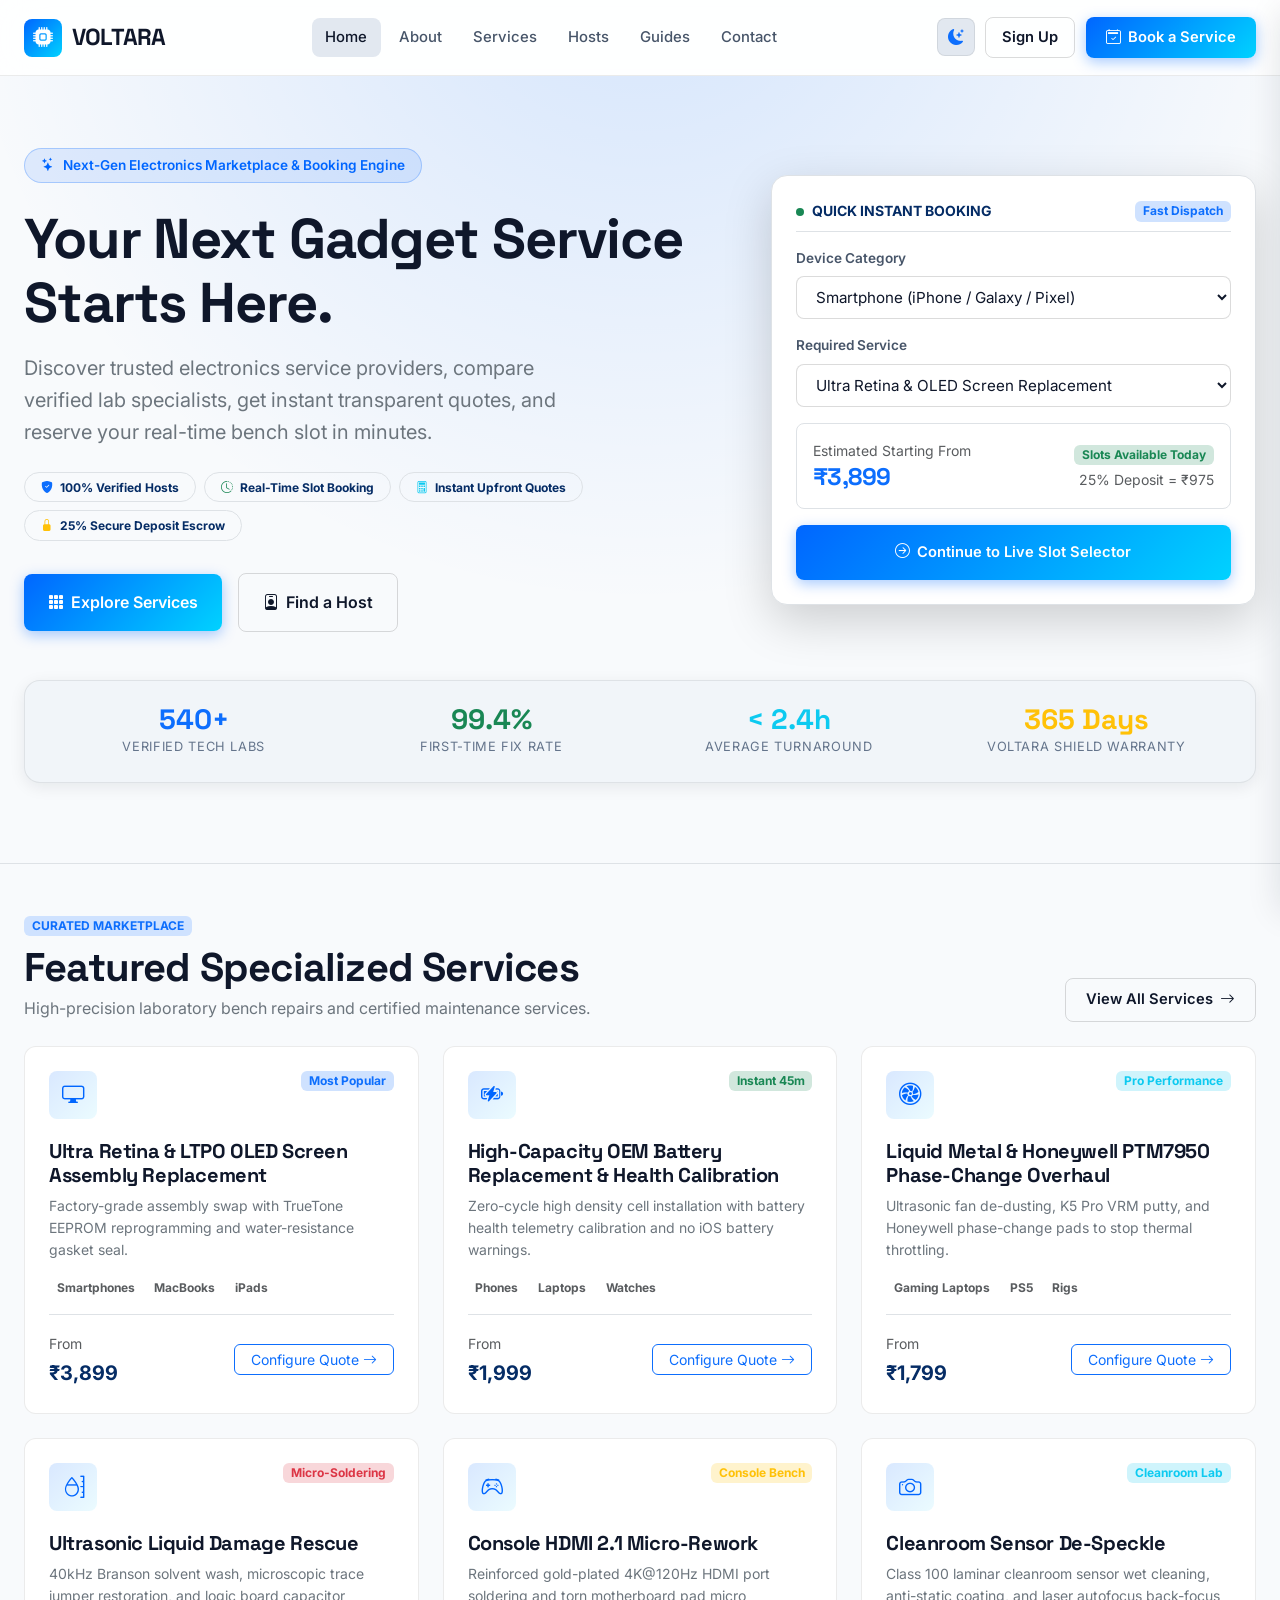
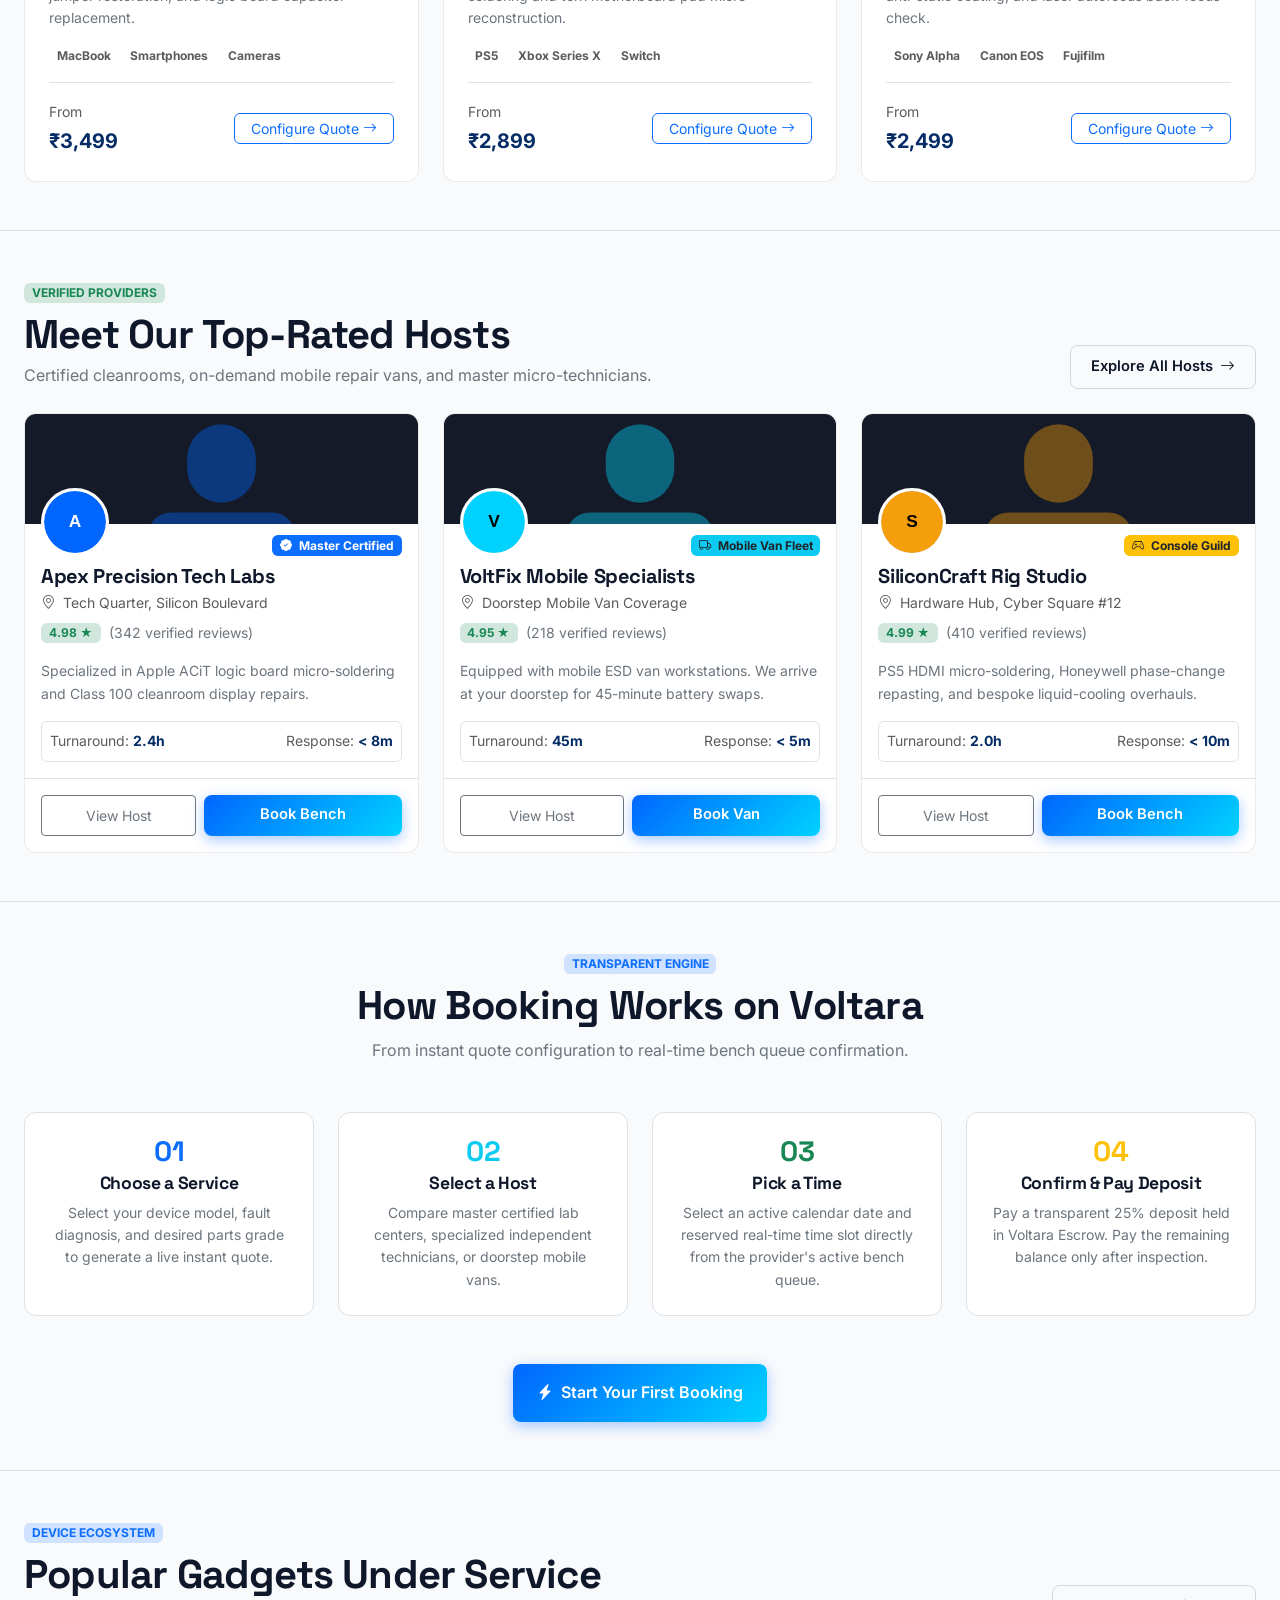
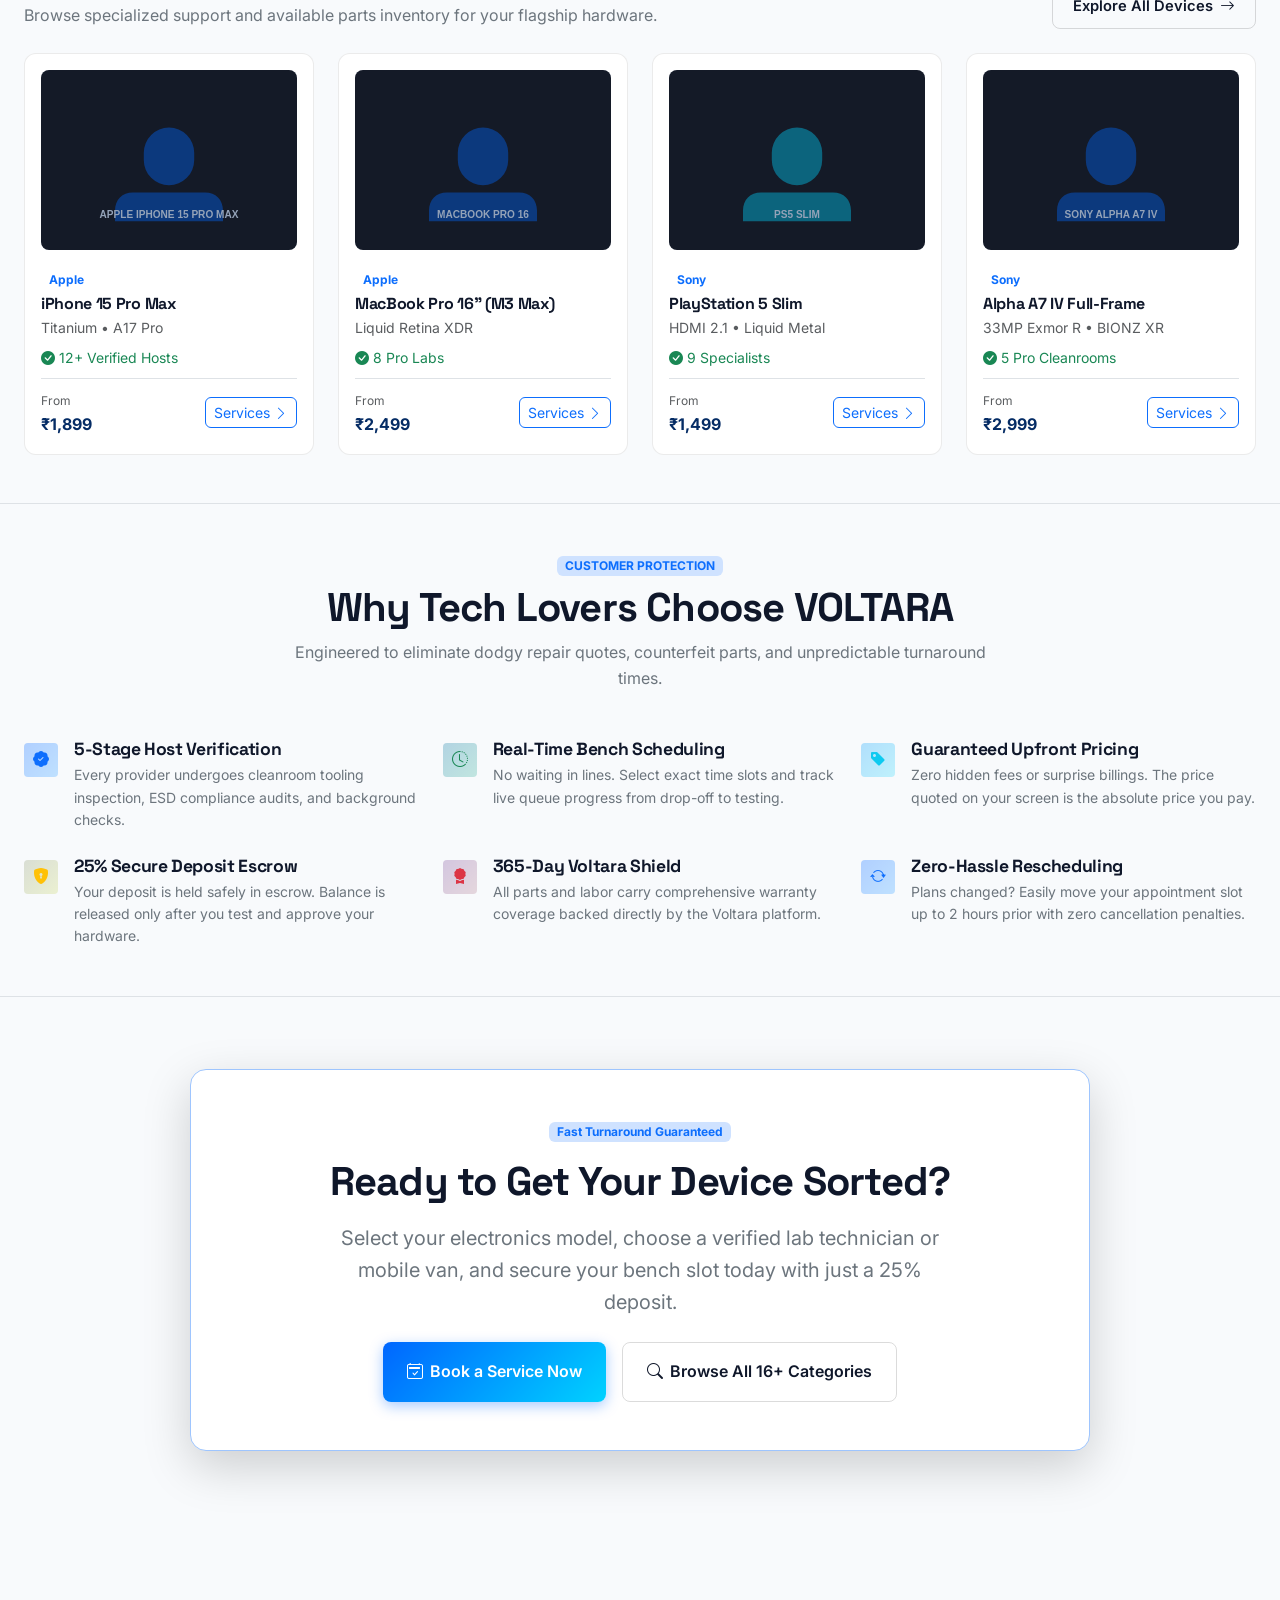
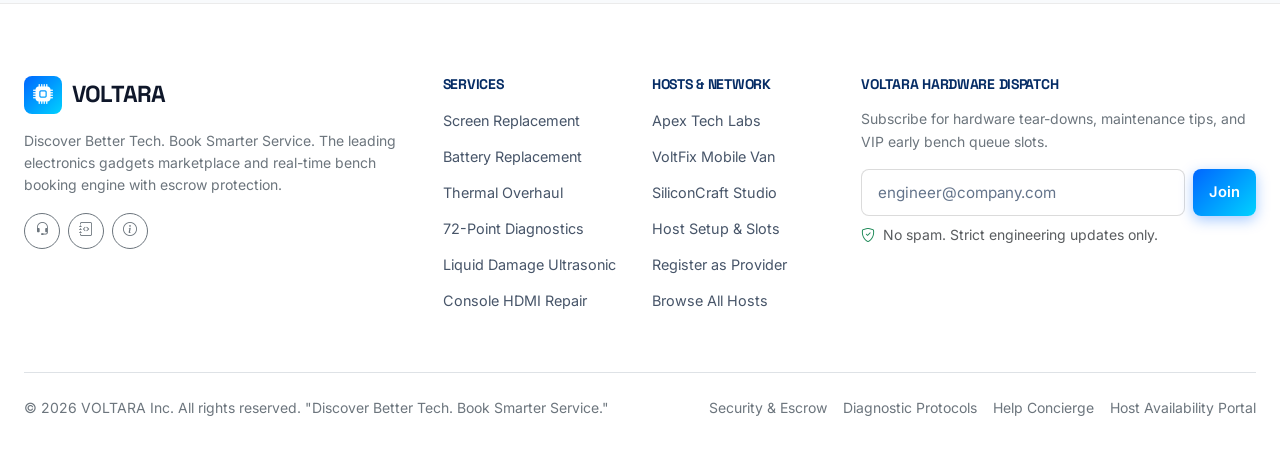
<file: index.html>
<!DOCTYPE html>
<html lang="en" data-theme="dark">

<head>
  <meta charset="UTF-8">
  <meta name="viewport" content="width=device-width, initial-scale=1.0">
  <title>VOLTARA — Electronics Gadgets Marketplace & Booking Engine</title>
  <meta name="description"
    content="Discover verified electronics specialists, get instant transparent quotes, and book real-time repair appointments with secure deposit escrow.">

  <!-- Open Graph -->
  <meta property="og:title" content="VOLTARA — Discover Better Tech. Book Smarter Service.">
  <meta property="og:description" content="Premium Electronics Gadgets Marketplace & Real-Time Booking Engine.">
  <meta property="og:type" content="website">

  <!-- Favicon matching Navbar Brand Icon exactly -->
  <link rel="icon" type="image/svg+xml" href="assets/images/favicon.svg">

  <!-- Bootstrap 5 CSS & Bootstrap Icons -->
  <link href="https://cdn.jsdelivr.net/npm/bootstrap@5.3.3/dist/css/bootstrap.min.css" rel="stylesheet">
  <link rel="stylesheet" href="https://cdn.jsdelivr.net/npm/bootstrap-icons@1.11.3/font/bootstrap-icons.min.css">

  <!-- Voltara Styles -->
  <link rel="stylesheet" href="assets/css/theme.css">
  <link rel="stylesheet" href="assets/css/style.css">
  <link rel="stylesheet" href="assets/css/responsive.css">
</head>

<body>

  <!-- ==========================================================================
       PRIMARY NAVBAR
       ========================================================================== -->
  <header class="voltara-navbar">
    <div class="container-custom h-100 d-flex align-items-center justify-content-between">

      <!-- Left: Logo -->
      <a href="index.html" class="brand-logo" aria-label="Voltara Home">
        <div class="brand-symbol">
          <i class="bi bi-cpu-fill"></i>
        </div>
        <span class="brand-text">VOLTARA</span>
      </a>

      <!-- Center: Main Navigation (No Dropdowns) -->
      <nav class="d-none d-lg-block" aria-label="Main Navigation">
        <ul class="nav-menu-list">
          <li>
            <a href="index.html" class="nav-link-custom active">Home</a>
          </li>
          <li>
            <a href="about.html" class="nav-link-custom">About</a>
          </li>
          <li>
            <a href="explore.html" class="nav-link-custom">Services</a>
          </li>
          <li>
            <a href="host-profile.html?host=apex-lab" class="nav-link-custom">Hosts</a>
          </li>
          <li>
            <a href="guides.html" class="nav-link-custom">Guides</a>
          </li>
          <li>
            <a href="contact.html" class="nav-link-custom">Contact</a>
          </li>
        </ul>
      </nav>

      <!-- Right: Theme Toggle, Sign Up & Primary CTA -->
      <div class="nav-actions">
        <!-- Theme Toggle -->
        <button type="button" class="theme-toggle-btn" aria-label="Toggle theme">
          <i class="bi bi-sun-fill text-warning"></i>
        </button>

        <!-- Sign Up Button -->
        <a href="signup.html" class="btn-voltara-outline d-none d-lg-inline-flex py-2 px-3">
          <span>Sign Up</span>
        </a>

        <!-- Primary CTA -->
        <a href="booking.html" class="btn-voltara-primary d-none d-lg-inline-flex">
          <i class="bi bi-calendar2-check"></i>
          <span>Book a Service</span>
        </a>

        <!-- Mobile & Tab Hamburger Toggle -->
        <button type="button"
          class="navbar-mobile-toggle btn btn-sm btn-outline-secondary d-lg-none d-flex align-items-center justify-content-center"
          style="width: 38px; height: 38px;" aria-label="Toggle navigation menu">
          <i class="bi bi-list fs-5"></i>
        </button>
      </div>

    </div>
  </header>

  <!-- ==========================================================================
       MOBILE DRAWER / MENU PAGE (Exact same menus & buttons as navbar)
       ========================================================================== -->
  <div class="mobile-drawer-backdrop"></div>
  <aside class="voltara-mobile-drawer" aria-label="Mobile Navigation">
    <div class="p-3 border-bottom border-subtle d-flex justify-content-between align-items-center">
      <div class="brand-logo">
        <div class="brand-symbol" style="width: 32px; height: 32px; font-size: 1rem;">
          <i class="bi bi-cpu-fill"></i>
        </div>
        <span class="brand-text fs-5">VOLTARA</span>
      </div>
      <button type="button" class="mobile-drawer-close btn btn-sm btn-outline-secondary" aria-label="Close menu">
        <i class="bi bi-x-lg"></i>
      </button>
    </div>

    <div class="p-3">
      <div class="d-flex flex-column gap-1">
        <a href="index.html" class="nav-link-custom py-2 px-3 rounded-2 fw-semibold active">Home</a>
        <a href="about.html" class="nav-link-custom py-2 px-3 rounded-2 fw-semibold">About</a>
        <a href="explore.html" class="nav-link-custom py-2 px-3 rounded-2 fw-semibold">Services</a>
        <a href="host-profile.html?host=apex-lab" class="nav-link-custom py-2 px-3 rounded-2 fw-semibold">Hosts</a>
        <a href="guides.html" class="nav-link-custom py-2 px-3 rounded-2 fw-semibold">Guides</a>
        <a href="contact.html" class="nav-link-custom py-2 px-3 rounded-2 fw-semibold">Contact</a>
      </div>

      <div class="border-top border-subtle mt-3 pt-3 d-flex flex-column gap-2">
        <a href="signup.html" class="btn-voltara-outline justify-content-center py-2">
          <i class="bi bi-person-plus me-1"></i> Sign Up
        </a>
        <a href="booking.html" class="btn-voltara-primary justify-content-center py-2">
          <i class="bi bi-calendar2-check me-1"></i> Book a Service
        </a>
      </div>
    </div>
  </aside>

  <!-- ==========================================================================
       HERO SECTION
       ========================================================================== -->
  <section class="hero-section">
    <div class="container-custom">
      <div class="row align-items-center g-5">

        <!-- Hero Left Content -->
        <div class="col-lg-7 gsap-hero-anim">
          <div class="hero-pill-badge">
            <i class="bi bi-stars"></i>
            <span>Next-Gen Electronics Marketplace & Booking Engine</span>
          </div>

          <h1 class="hero-headline font-heading fw-bold mb-3">
            Your Next Gadget Service Starts Here.
          </h1>

          <p class="fs-5 text-secondary mb-4" style="max-width: 580px;">
            Discover trusted electronics service providers, compare verified lab specialists, get instant transparent
            quotes, and reserve your real-time bench slot in minutes.
          </p>

          <!-- Floating Badges / Pillars -->
          <div class="d-flex flex-wrap gap-2 mb-4 pb-2">
            <span class="badge bg-surface-elevated text-primary-emphasis border border-subtle py-2 px-3 rounded-pill">
              <i class="bi bi-shield-fill-check text-primary me-1"></i> 100% Verified Hosts
            </span>
            <span class="badge bg-surface-elevated text-primary-emphasis border border-subtle py-2 px-3 rounded-pill">
              <i class="bi bi-clock-history text-success me-1"></i> Real-Time Slot Booking
            </span>
            <span class="badge bg-surface-elevated text-primary-emphasis border border-subtle py-2 px-3 rounded-pill">
              <i class="bi bi-calculator text-info me-1"></i> Instant Upfront Quotes
            </span>
            <span class="badge bg-surface-elevated text-primary-emphasis border border-subtle py-2 px-3 rounded-pill">
              <i class="bi bi-lock-fill text-warning me-1"></i> 25% Secure Deposit Escrow
            </span>
          </div>

          <!-- Hero Action Buttons -->
          <div class="hero-action-buttons d-flex flex-wrap align-items-center gap-3">
            <a href="explore.html" class="btn-voltara-primary py-3 px-4 fs-6 justify-content-center">
              <i class="bi bi-grid-3x3-gap-fill"></i> Explore Services
            </a>
            <a href="host-profile.html?host=apex-lab" class="btn-voltara-outline py-3 px-4 fs-6 justify-content-center">
              <i class="bi bi-person-badge"></i> Find a Host
            </a>
          </div>
        </div>

        <!-- Hero Right: Interactive Quick Service Finder Card -->
        <div class="col-lg-5 gsap-hero-anim">
          <div class="voltara-card bg-surface-elevated p-4 shadow-lg border border-subtle rounded-4 position-relative">
            <div class="d-flex align-items-center justify-content-between mb-3 pb-2 border-bottom border-subtle">
              <div class="d-flex align-items-center gap-2">
                <span class="status-indicator bg-success" style="width: 8px; height: 8px; border-radius: 50%;"></span>
                <span class="fw-bold text-primary-emphasis small text-uppercase letter-spacing-1">Quick Instant
                  Booking</span>
              </div>
              <span class="badge bg-primary-subtle text-primary small">Fast Dispatch</span>
            </div>

            <form action="booking.html" method="GET" class="d-flex flex-column gap-3">
              <div>
                <label class="input-label-custom">Device Category</label>
                <select name="device" class="form-select-custom" id="heroDeviceSelect">
                  <option value="iphone-15-pro-max">Smartphone (iPhone / Galaxy / Pixel)</option>
                  <option value="macbook-pro-m3">Laptop (MacBook Pro / XPS / ThinkPad)</option>
                  <option value="sony-a7-iv">Camera & Cinema Optics</option>
                  <option value="ps5-slim-pro">Gaming Console (PS5 / Xbox Series X)</option>
                  <option value="ipad-pro-m2">Tablet / iPad Pro</option>
                  <option value="sonos-era-300">Smart Home & Sound Systems</option>
                </select>
              </div>

              <div>
                <label class="input-label-custom">Required Service</label>
                <select name="service" class="form-select-custom" id="heroServiceSelect">
                  <option value="screen-replacement">Ultra Retina & OLED Screen Replacement</option>
                  <option value="battery-replacement">OEM High-Capacity Battery Replacement</option>
                  <option value="laptop-thermal-overhaul">Thermal Paste Overhaul & Fan De-dust</option>
                  <option value="device-diagnostics">Full 72-Point Hardware Diagnostic</option>
                  <option value="liquid-damage-ultrasonic">Ultrasonic Liquid Damage Rescue</option>
                  <option value="console-hdmi-repair">Console HDMI 2.1 Micro-Soldering</option>
                </select>
              </div>

              <div
                class="p-3 rounded-3 bg-surface-subtle border border-subtle d-flex justify-content-between align-items-center">
                <div>
                  <div class="small text-muted">Estimated Starting From</div>
                  <div class="fs-4 font-heading fw-bold text-primary" id="heroEstimatedPrice">₹3,899</div>
                </div>
                <div class="text-end">
                  <div class="badge bg-success-subtle text-success mb-1">Slots Available Today</div>
                  <div class="small text-muted">25% Deposit = ₹975</div>
                </div>
              </div>

              <button type="submit" class="btn-voltara-primary w-100 py-3 justify-content-center">
                <i class="bi bi-arrow-right-circle"></i> Continue to Live Slot Selector
              </button>
            </form>
          </div>
        </div>

      </div>

      <!-- Trust Metrics Strip -->
      <div class="hero-stats-banner mt-5 gsap-reveal">
        <div class="row g-4 text-center">
          <div class="col-6 col-md-3">
            <div class="stat-metric-number text-primary">540+</div>
            <div class="stat-metric-label">Verified Tech Labs</div>
          </div>
          <div class="col-6 col-md-3">
            <div class="stat-metric-number text-success">99.4%</div>
            <div class="stat-metric-label">First-Time Fix Rate</div>
          </div>
          <div class="col-6 col-md-3">
            <div class="stat-metric-number text-info">&lt; 2.4h</div>
            <div class="stat-metric-label">Average Turnaround</div>
          </div>
          <div class="col-6 col-md-3">
            <div class="stat-metric-number text-warning">365 Days</div>
            <div class="stat-metric-label">Voltara Shield Warranty</div>
          </div>
        </div>
      </div>

    </div>
  </section>

  <!-- ==========================================================================
       FEATURED SERVICES
       ========================================================================== -->
  <section class="py-5 bg-surface-subtle border-top border-bottom border-subtle">
    <div class="container-custom">
      <div class="d-flex flex-wrap justify-content-between align-items-end mb-4">
        <div>
          <span class="badge bg-primary-subtle text-primary text-uppercase letter-spacing-1 mb-2">Curated
            Marketplace</span>
          <h2 class="font-heading fw-bold mb-1">Featured Specialized Services</h2>
          <p class="text-secondary mb-0">High-precision laboratory bench repairs and certified maintenance services.</p>
        </div>
        <a href="explore.html" class="btn-voltara-outline">
          <span>View All Services</span> <i class="bi bi-arrow-right"></i>
        </a>
      </div>

      <div class="row g-4" id="homeServicesGrid">
        <!-- Populated dynamically or statically rendered for fast SSR -->
        <div class="col-md-6 col-lg-4">
          <div class="voltara-card h-100 d-flex flex-column justify-content-between">
            <div>
              <div class="d-flex justify-content-between align-items-start">
                <div class="service-card-icon"><i class="bi bi-display"></i></div>
                <span class="badge bg-primary-subtle text-primary">Most Popular</span>
              </div>
              <h4 class="font-heading fw-bold mb-2">Ultra Retina & LTPO OLED Screen Assembly Replacement</h4>
              <p class="text-secondary small mb-3">Factory-grade assembly swap with TrueTone EEPROM reprogramming and
                water-resistance gasket seal.</p>
              <div class="d-flex flex-wrap gap-1 mb-3">
                <span class="badge bg-surface-subtle text-muted">Smartphones</span>
                <span class="badge bg-surface-subtle text-muted">MacBooks</span>
                <span class="badge bg-surface-subtle text-muted">iPads</span>
              </div>
            </div>
            <div class="pt-3 border-top border-subtle d-flex justify-content-between align-items-center">
              <div>
                <span class="small text-muted">From</span>
                <div class="fw-bold text-primary-emphasis fs-5">₹3,899</div>
              </div>
              <a href="service-details.html?service=screen-replacement"
                class="btn btn-sm btn-outline-primary px-3 rounded-2">
                Configure Quote <i class="bi bi-arrow-right"></i>
              </a>
            </div>
          </div>
        </div>

        <div class="col-md-6 col-lg-4">
          <div class="voltara-card h-100 d-flex flex-column justify-content-between">
            <div>
              <div class="d-flex justify-content-between align-items-start">
                <div class="service-card-icon"><i class="bi bi-battery-charging"></i></div>
                <span class="badge bg-success-subtle text-success">Instant 45m</span>
              </div>
              <h4 class="font-heading fw-bold mb-2">High-Capacity OEM Battery Replacement & Health Calibration</h4>
              <p class="text-secondary small mb-3">Zero-cycle high density cell installation with battery health
                telemetry calibration and no iOS battery warnings.</p>
              <div class="d-flex flex-wrap gap-1 mb-3">
                <span class="badge bg-surface-subtle text-muted">Phones</span>
                <span class="badge bg-surface-subtle text-muted">Laptops</span>
                <span class="badge bg-surface-subtle text-muted">Watches</span>
              </div>
            </div>
            <div class="pt-3 border-top border-subtle d-flex justify-content-between align-items-center">
              <div>
                <span class="small text-muted">From</span>
                <div class="fw-bold text-primary-emphasis fs-5">₹1,999</div>
              </div>
              <a href="service-details.html?service=battery-replacement"
                class="btn btn-sm btn-outline-primary px-3 rounded-2">
                Configure Quote <i class="bi bi-arrow-right"></i>
              </a>
            </div>
          </div>
        </div>

        <div class="col-md-6 col-lg-4">
          <div class="voltara-card h-100 d-flex flex-column justify-content-between">
            <div>
              <div class="d-flex justify-content-between align-items-start">
                <div class="service-card-icon"><i class="bi bi-fan"></i></div>
                <span class="badge bg-info-subtle text-info">Pro Performance</span>
              </div>
              <h4 class="font-heading fw-bold mb-2">Liquid Metal & Honeywell PTM7950 Phase-Change Overhaul</h4>
              <p class="text-secondary small mb-3">Ultrasonic fan de-dusting, K5 Pro VRM putty, and Honeywell
                phase-change pads to stop thermal throttling.</p>
              <div class="d-flex flex-wrap gap-1 mb-3">
                <span class="badge bg-surface-subtle text-muted">Gaming Laptops</span>
                <span class="badge bg-surface-subtle text-muted">PS5</span>
                <span class="badge bg-surface-subtle text-muted">Rigs</span>
              </div>
            </div>
            <div class="pt-3 border-top border-subtle d-flex justify-content-between align-items-center">
              <div>
                <span class="small text-muted">From</span>
                <div class="fw-bold text-primary-emphasis fs-5">₹1,799</div>
              </div>
              <a href="service-details.html?service=laptop-thermal-overhaul"
                class="btn btn-sm btn-outline-primary px-3 rounded-2">
                Configure Quote <i class="bi bi-arrow-right"></i>
              </a>
            </div>
          </div>
        </div>

        <div class="col-md-6 col-lg-4">
          <div class="voltara-card h-100 d-flex flex-column justify-content-between">
            <div>
              <div class="d-flex justify-content-between align-items-start">
                <div class="service-card-icon"><i class="bi bi-moisture"></i></div>
                <span class="badge bg-danger-subtle text-danger">Micro-Soldering</span>
              </div>
              <h4 class="font-heading fw-bold mb-2">Ultrasonic Liquid Damage Rescue</h4>
              <p class="text-secondary small mb-3">40kHz Branson solvent wash, microscopic trace jumper restoration, and
                logic board capacitor replacement.</p>
              <div class="d-flex flex-wrap gap-1 mb-3">
                <span class="badge bg-surface-subtle text-muted">MacBook</span>
                <span class="badge bg-surface-subtle text-muted">Smartphones</span>
                <span class="badge bg-surface-subtle text-muted">Cameras</span>
              </div>
            </div>
            <div class="pt-3 border-top border-subtle d-flex justify-content-between align-items-center">
              <div>
                <span class="small text-muted">From</span>
                <div class="fw-bold text-primary-emphasis fs-5">₹3,499</div>
              </div>
              <a href="service-details.html?service=liquid-damage-ultrasonic"
                class="btn btn-sm btn-outline-primary px-3 rounded-2">
                Configure Quote <i class="bi bi-arrow-right"></i>
              </a>
            </div>
          </div>
        </div>

        <div class="col-md-6 col-lg-4">
          <div class="voltara-card h-100 d-flex flex-column justify-content-between">
            <div>
              <div class="d-flex justify-content-between align-items-start">
                <div class="service-card-icon"><i class="bi bi-controller"></i></div>
                <span class="badge bg-warning-subtle text-warning">Console Bench</span>
              </div>
              <h4 class="font-heading fw-bold mb-2">Console HDMI 2.1 Micro-Rework</h4>
              <p class="text-secondary small mb-3">Reinforced gold-plated 4K@120Hz HDMI port soldering and torn
                motherboard pad micro reconstruction.</p>
              <div class="d-flex flex-wrap gap-1 mb-3">
                <span class="badge bg-surface-subtle text-muted">PS5</span>
                <span class="badge bg-surface-subtle text-muted">Xbox Series X</span>
                <span class="badge bg-surface-subtle text-muted">Switch</span>
              </div>
            </div>
            <div class="pt-3 border-top border-subtle d-flex justify-content-between align-items-center">
              <div>
                <span class="small text-muted">From</span>
                <div class="fw-bold text-primary-emphasis fs-5">₹2,899</div>
              </div>
              <a href="service-details.html?service=console-hdmi-repair"
                class="btn btn-sm btn-outline-primary px-3 rounded-2">
                Configure Quote <i class="bi bi-arrow-right"></i>
              </a>
            </div>
          </div>
        </div>

        <div class="col-md-6 col-lg-4">
          <div class="voltara-card h-100 d-flex flex-column justify-content-between">
            <div>
              <div class="d-flex justify-content-between align-items-start">
                <div class="service-card-icon"><i class="bi bi-camera"></i></div>
                <span class="badge bg-info-subtle text-info">Cleanroom Lab</span>
              </div>
              <h4 class="font-heading fw-bold mb-2">Cleanroom Sensor De-Speckle</h4>
              <p class="text-secondary small mb-3">Class 100 laminar cleanroom sensor wet cleaning, anti-static coating,
                and laser autofocus back-focus check.</p>
              <div class="d-flex flex-wrap gap-1 mb-3">
                <span class="badge bg-surface-subtle text-muted">Sony Alpha</span>
                <span class="badge bg-surface-subtle text-muted">Canon EOS</span>
                <span class="badge bg-surface-subtle text-muted">Fujifilm</span>
              </div>
            </div>
            <div class="pt-3 border-top border-subtle d-flex justify-content-between align-items-center">
              <div>
                <span class="small text-muted">From</span>
                <div class="fw-bold text-primary-emphasis fs-5">₹2,499</div>
              </div>
              <a href="service-details.html?service=camera-sensor-calibration"
                class="btn btn-sm btn-outline-primary px-3 rounded-2">
                Configure Quote <i class="bi bi-arrow-right"></i>
              </a>
            </div>
          </div>
        </div>
      </div>
    </div>
  </section>

  <!-- ==========================================================================
       FEATURED VERIFIED HOSTS
       ========================================================================== -->
  <section class="py-5">
    <div class="container-custom">
      <div class="d-flex flex-wrap justify-content-between align-items-end mb-4">
        <div>
          <span class="badge bg-success-subtle text-success text-uppercase letter-spacing-1 mb-2">Verified
            Providers</span>
          <h2 class="font-heading fw-bold mb-1">Meet Our Top-Rated Hosts</h2>
          <p class="text-secondary mb-0">Certified cleanrooms, on-demand mobile repair vans, and master
            micro-technicians.</p>
        </div>
        <a href="host-profile.html?host=apex-lab" class="btn-voltara-outline">
          <span>Explore All Hosts</span> <i class="bi bi-arrow-right"></i>
        </a>
      </div>

      <div class="row g-4">
        <!-- Host Card 1 -->
        <div class="col-md-6 col-lg-4">
          <div class="host-card h-100 d-flex flex-column justify-content-between">
            <div>
              <img src="https://images.unsplash.com/photo-1581091226825-a6a2a5aee158?auto=format&fit=crop&w=600&q=80"
                class="host-card-cover" alt="Apex Tech Labs"
                onerror="this.onerror=null; this.src='data:image/svg+xml,%3Csvg xmlns=\'http://www.w3.org/2000/svg\' viewBox=\'0 0 400 250\' width=\'100%25\' height=\'100%25\'%3E%3Crect width=\'100%25\' height=\'100%25\' fill=\'%23141A27\'/%3E%3Cpath d=\'M200 80a35 35 0 0 1 35 35v10a35 35 0 0 1-70 0v-10a35 35 0 0 1 35-35zm-50 90h100c15 0 25 10 25 25v15H125v-15c0-15 10-25 25-25z\' fill=\'%230066FF\' opacity=\'0.4\'/%3E%3Ctext x=\'50%25\' y=\'82%25\' font-family=\'sans-serif\' font-size=\'14\' fill=\'%2394A3B8\' text-anchor=\'middle\' font-weight=\'600\'%3EVOLTARA LAB FACILITY%3C/text%3E%3C/svg%3E';">
              <div class="px-3 pb-3">
                <div class="d-flex justify-content-between align-items-end host-card-avatar-wrapper mb-2">
                  <img
                    src="https://images.unsplash.com/photo-1581092160607-ee22621dd758?auto=format&fit=crop&w=150&q=80"
                    class="host-card-avatar" alt="Apex Tech Labs"
                    onerror="this.onerror=null; this.src='data:image/svg+xml,%3Csvg xmlns=\'http://www.w3.org/2000/svg\' viewBox=\'0 0 100 100\' width=\'100%25\' height=\'100%25\'%3E%3Ccircle cx=\'50\' cy=\'50\' r=\'50\' fill=\'%230066FF\'/%3E%3Ctext x=\'50%25\' y=\'58%25\' font-family=\'sans-serif\' font-size=\'28\' fill=\'%23FFFFFF\' text-anchor=\'middle\' font-weight=\'bold\'%3EA%3C/text%3E%3C/svg%3E';">
                  <span class="badge bg-primary text-white"><i class="bi bi-patch-check-fill me-1"></i> Master
                    Certified</span>
                </div>
                <h4 class="font-heading fw-bold mb-1">Apex Precision Tech Labs</h4>
                <div class="text-muted small mb-2"><i class="bi bi-geo-alt me-1"></i> Tech Quarter, Silicon Boulevard
                </div>
                <div class="d-flex align-items-center gap-2 mb-3">
                  <span class="badge bg-success-subtle text-success fw-bold">4.98 ★</span>
                  <span class="small text-secondary">(342 verified reviews)</span>
                </div>
                <p class="small text-secondary mb-3">Specialized in Apple ACiT logic board micro-soldering and Class 100
                  cleanroom display repairs.</p>
                <div class="p-2 rounded-2 bg-surface-subtle border border-subtle small d-flex justify-content-between">
                  <span class="text-muted">Turnaround: <strong class="text-primary-emphasis">2.4h</strong></span>
                  <span class="text-muted">Response: <strong class="text-primary-emphasis">&lt; 8m</strong></span>
                </div>
              </div>
            </div>
            <div class="p-3 border-top border-subtle d-flex gap-2">
              <a href="host-profile.html?host=apex-lab" class="btn btn-sm btn-outline-secondary flex-grow-1 d-flex align-items-center justify-content-center text-center">View
                Host</a>
              <a href="booking.html?host=apex-lab"
                class="btn-voltara-primary btn-sm flex-grow-1 d-flex align-items-center justify-content-center text-center">Book Bench</a>
            </div>
          </div>
        </div>

        <!-- Host Card 2 -->
        <div class="col-md-6 col-lg-4">
          <div class="host-card h-100 d-flex flex-column justify-content-between">
            <div>
              <img src="https://images.unsplash.com/photo-1526374965328-7f61d4dc18c5?auto=format&fit=crop&w=600&q=80"
                class="host-card-cover" alt="VoltFix Mobile Techs"
                onerror="this.onerror=null; this.src='data:image/svg+xml,%3Csvg xmlns=\'http://www.w3.org/2000/svg\' viewBox=\'0 0 400 250\' width=\'100%25\' height=\'100%25\'%3E%3Crect width=\'100%25\' height=\'100%25\' fill=\'%23141A27\'/%3E%3Cpath d=\'M200 80a35 35 0 0 1 35 35v10a35 35 0 0 1-70 0v-10a35 35 0 0 1 35-35zm-50 90h100c15 0 25 10 25 25v15H125v-15c0-15 10-25 25-25z\' fill=\'%2300D2FF\' opacity=\'0.4\'/%3E%3Ctext x=\'50%25\' y=\'82%25\' font-family=\'sans-serif\' font-size=\'14\' fill=\'%2394A3B8\' text-anchor=\'middle\' font-weight=\'600\'%3EVOLTARA MOBILE VAN%3C/text%3E%3C/svg%3E';">
              <div class="px-3 pb-3">
                <div class="d-flex justify-content-between align-items-end host-card-avatar-wrapper mb-2">
                  <img
                    src="https://images.unsplash.com/photo-1534528741775-53994a69daeb?auto=format&fit=crop&w=150&q=80"
                    class="host-card-avatar" alt="VoltFix Mobile Techs"
                    onerror="this.onerror=null; this.src='data:image/svg+xml,%3Csvg xmlns=\'http://www.w3.org/2000/svg\' viewBox=\'0 0 100 100\' width=\'100%25\' height=\'100%25\'%3E%3Ccircle cx=\'50\' cy=\'50\' r=\'50\' fill=\'%2300D2FF\'/%3E%3Ctext x=\'50%25\' y=\'58%25\' font-family=\'sans-serif\' font-size=\'28\' fill=\'%23000000\' text-anchor=\'middle\' font-weight=\'bold\'%3EV%3C/text%3E%3C/svg%3E';">
                  <span class="badge bg-info text-dark"><i class="bi bi-truck me-1"></i> Mobile Van Fleet</span>
                </div>
                <h4 class="font-heading fw-bold mb-1">VoltFix Mobile Specialists</h4>
                <div class="text-muted small mb-2"><i class="bi bi-geo-alt me-1"></i> Doorstep Mobile Van Coverage</div>
                <div class="d-flex align-items-center gap-2 mb-3">
                  <span class="badge bg-success-subtle text-success fw-bold">4.95 ★</span>
                  <span class="small text-secondary">(218 verified reviews)</span>
                </div>
                <p class="small text-secondary mb-3">Equipped with mobile ESD van workstations. We arrive at your
                  doorstep for 45-minute battery swaps.</p>
                <div class="p-2 rounded-2 bg-surface-subtle border border-subtle small d-flex justify-content-between">
                  <span class="text-muted">Turnaround: <strong class="text-primary-emphasis">45m</strong></span>
                  <span class="text-muted">Response: <strong class="text-primary-emphasis">&lt; 5m</strong></span>
                </div>
              </div>
            </div>
            <div class="p-3 border-top border-subtle d-flex gap-2">
              <a href="host-profile.html?host=volt-fix-mobile" class="btn btn-sm btn-outline-secondary flex-grow-1 d-flex align-items-center justify-content-center text-center">View
                Host</a>
              <a href="booking.html?host=volt-fix-mobile"
                class="btn-voltara-primary btn-sm flex-grow-1 d-flex align-items-center justify-content-center text-center">Book Van</a>
            </div>
          </div>
        </div>

        <!-- Host Card 3 -->
        <div class="col-md-6 col-lg-4">
          <div class="host-card h-100 d-flex flex-column justify-content-between">
            <div>
              <img src="https://images.unsplash.com/photo-1550745165-9bc0b252726f?auto=format&fit=crop&w=600&q=80"
                class="host-card-cover" alt="SiliconCraft Rig Studio"
                onerror="this.onerror=null; this.src='data:image/svg+xml,%3Csvg xmlns=\'http://www.w3.org/2000/svg\' viewBox=\'0 0 400 250\' width=\'100%25\' height=\'100%25\'%3E%3Crect width=\'100%25\' height=\'100%25\' fill=\'%23141A27\'/%3E%3Cpath d=\'M200 80a35 35 0 0 1 35 35v10a35 35 0 0 1-70 0v-10a35 35 0 0 1 35-35zm-50 90h100c15 0 25 10 25 25v15H125v-15c0-15 10-25 25-25z\' fill=\'%23F59E0B\' opacity=\'0.4\'/%3E%3Ctext x=\'50%25\' y=\'82%25\' font-family=\'sans-serif\' font-size=\'14\' fill=\'%2394A3B8\' text-anchor=\'middle\' font-weight=\'600\'%3EVOLTARA CONSOLE RIG%3C/text%3E%3C/svg%3E';">
              <div class="px-3 pb-3">
                <div class="d-flex justify-content-between align-items-end host-card-avatar-wrapper mb-2">
                  <img
                    src="https://images.unsplash.com/photo-1507003211169-0a1dd7228f2d?auto=format&fit=crop&w=150&q=80"
                    class="host-card-avatar" alt="SiliconCraft Rig Studio"
                    onerror="this.onerror=null; this.src='data:image/svg+xml,%3Csvg xmlns=\'http://www.w3.org/2000/svg\' viewBox=\'0 0 100 100\' width=\'100%25\' height=\'100%25\'%3E%3Ccircle cx=\'50\' cy=\'50\' r=\'50\' fill=\'%23F59E0B\'/%3E%3Ctext x=\'50%25\' y=\'58%25\' font-family=\'sans-serif\' font-size=\'28\' fill=\'%23000000\' text-anchor=\'middle\' font-weight=\'bold\'%3ES%3C/text%3E%3C/svg%3E';">
                  <span class="badge bg-warning text-dark"><i class="bi bi-controller me-1"></i> Console Guild</span>
                </div>
                <h4 class="font-heading fw-bold mb-1">SiliconCraft Rig Studio</h4>
                <div class="text-muted small mb-2"><i class="bi bi-geo-alt me-1"></i> Hardware Hub, Cyber Square #12
                </div>
                <div class="d-flex align-items-center gap-2 mb-3">
                  <span class="badge bg-success-subtle text-success fw-bold">4.99 ★</span>
                  <span class="small text-secondary">(410 verified reviews)</span>
                </div>
                <p class="small text-secondary mb-3">PS5 HDMI micro-soldering, Honeywell phase-change repasting, and
                  bespoke liquid-cooling overhauls.</p>
                <div class="p-2 rounded-2 bg-surface-subtle border border-subtle small d-flex justify-content-between">
                  <span class="text-muted">Turnaround: <strong class="text-primary-emphasis">2.0h</strong></span>
                  <span class="text-muted">Response: <strong class="text-primary-emphasis">&lt; 10m</strong></span>
                </div>
              </div>
            </div>
            <div class="p-3 border-top border-subtle d-flex gap-2">
              <a href="host-profile.html?host=silicon-craft" class="btn btn-sm btn-outline-secondary flex-grow-1 d-flex align-items-center justify-content-center text-center">View
                Host</a>
              <a href="booking.html?host=silicon-craft"
                class="btn-voltara-primary btn-sm flex-grow-1 d-flex align-items-center justify-content-center text-center">Book Bench</a>
            </div>
          </div>
        </div>
      </div>
    </div>
  </section>

  <!-- ==========================================================================
       HOW BOOKING WORKS (4-STEP WORKFLOW)
       ========================================================================== -->
  <section id="how-it-works" class="py-5 bg-surface-elevated border-top border-bottom border-subtle">
    <div class="container-custom">
      <div class="text-center max-w-700 mx-auto mb-5">
        <span class="badge bg-primary-subtle text-primary text-uppercase letter-spacing-1 mb-2">Transparent
          Engine</span>
        <h2 class="font-heading fw-bold mb-2">How Booking Works on Voltara</h2>
        <p class="text-secondary">From instant quote configuration to real-time bench queue confirmation.</p>
      </div>

      <div class="row g-4 position-relative">
        <div class="col-md-6 col-lg-3">
          <div class="voltara-card h-100 p-4 border border-subtle text-center position-relative">
            <div class="stat-metric-number text-primary mb-2">01</div>
            <h5 class="font-heading fw-bold mb-2">Choose a Service</h5>
            <p class="text-secondary small mb-0">Select your device model, fault diagnosis, and desired parts grade to
              generate a live instant quote.</p>
          </div>
        </div>

        <div class="col-md-6 col-lg-3">
          <div class="voltara-card h-100 p-4 border border-subtle text-center position-relative">
            <div class="stat-metric-number text-info mb-2">02</div>
            <h5 class="font-heading fw-bold mb-2">Select a Host</h5>
            <p class="text-secondary small mb-0">Compare master certified lab centers, specialized independent
              technicians, or doorstep mobile vans.</p>
          </div>
        </div>

        <div class="col-md-6 col-lg-3">
          <div class="voltara-card h-100 p-4 border border-subtle text-center position-relative">
            <div class="stat-metric-number text-success mb-2">03</div>
            <h5 class="font-heading fw-bold mb-2">Pick a Time</h5>
            <p class="text-secondary small mb-0">Select an active calendar date and reserved real-time time slot
              directly from the provider's active bench queue.</p>
          </div>
        </div>

        <div class="col-md-6 col-lg-3">
          <div class="voltara-card h-100 p-4 border border-subtle text-center position-relative">
            <div class="stat-metric-number text-warning mb-2">04</div>
            <h5 class="font-heading fw-bold mb-2">Confirm & Pay Deposit</h5>
            <p class="text-secondary small mb-0">Pay a transparent 25% deposit held in Voltara Escrow. Pay the remaining
              balance only after inspection.</p>
          </div>
        </div>
      </div>

      <div class="text-center mt-5">
        <a href="booking.html" class="btn-voltara-primary py-3 px-4 fs-6">
          <i class="bi bi-lightning-charge-fill"></i> Start Your First Booking
        </a>
      </div>
    </div>
  </section>

  <!-- ==========================================================================
       POPULAR GADGETS DISCOVERY
       ========================================================================== -->
  <section class="py-5">
    <div class="container-custom">
      <div class="d-flex flex-wrap justify-content-between align-items-end mb-4">
        <div>
          <span class="badge bg-primary-subtle text-primary text-uppercase letter-spacing-1 mb-2">Device
            Ecosystem</span>
          <h2 class="font-heading fw-bold mb-1">Popular Gadgets Under Service</h2>
          <p class="text-secondary mb-0">Browse specialized support and available parts inventory for your flagship
            hardware.</p>
        </div>
        <a href="explore.html" class="btn-voltara-outline">
          <span>Explore All Devices</span> <i class="bi bi-arrow-right"></i>
        </a>
      </div>

      <div class="row g-4 device-ecosystem-grid">
        <!-- Gadget 1 -->
        <div class="col-12 col-md-6 col-lg-3">
          <div class="voltara-card h-100 p-3 d-flex flex-column justify-content-between">
            <div>
              <img src="https://images.unsplash.com/photo-1695048133142-1a20484d2569?auto=format&fit=crop&w=400&q=80"
                class="gadget-card-img mb-3" alt="Apple iPhone 15 Pro Max"
                onerror="this.onerror=null; this.src='data:image/svg+xml,%3Csvg xmlns=\'http://www.w3.org/2000/svg\' viewBox=\'0 0 400 250\' width=\'100%25\' height=\'100%25\'%3E%3Crect width=\'100%25\' height=\'100%25\' fill=\'%23141A27\'/%3E%3Cpath d=\'M200 80a35 35 0 0 1 35 35v10a35 35 0 0 1-70 0v-10a35 35 0 0 1 35-35zm-50 90h100c15 0 25 10 25 25v15H125v-15c0-15 10-25 25-25z\' fill=\'%230066FF\' opacity=\'0.4\'/%3E%3Ctext x=\'50%25\' y=\'82%25\' font-family=\'sans-serif\' font-size=\'14\' fill=\'%2394A3B8\' text-anchor=\'middle\' font-weight=\'600\'%3EAPPLE IPHONE 15 PRO MAX%3C/text%3E%3C/svg%3E';">
              <span class="badge bg-surface-subtle text-primary small mb-1">Apple</span>
              <h5 class="font-heading fw-bold fs-6 mb-1">iPhone 15 Pro Max</h5>
              <div class="small text-muted mb-2">Titanium • A17 Pro</div>
              <div class="small text-success mb-2"><i class="bi bi-check-circle-fill"></i> 12+ Verified Hosts</div>
            </div>
            <div class="pt-2 border-top border-subtle d-flex justify-content-between align-items-center">
              <div>
                <span class="text-muted" style="font-size: 0.75rem;">From</span>
                <div class="fw-bold text-primary-emphasis">₹1,899</div>
              </div>
              <a href="explore.html?gadget=iphone-15-pro-max" class="btn btn-sm btn-outline-primary py-1 px-2 rounded d-inline-flex align-items-center justify-content-center text-center">
                Services <i class="bi bi-chevron-right ms-1"></i>
              </a>
            </div>
          </div>
        </div>

        <!-- Gadget 2 -->
        <div class="col-12 col-md-6 col-lg-3">
          <div class="voltara-card h-100 p-3 d-flex flex-column justify-content-between">
            <div>
              <img src="https://images.unsplash.com/photo-1517336714731-489689fd1ca8?auto=format&fit=crop&w=400&q=80"
                class="gadget-card-img mb-3" alt="MacBook Pro 16"
                onerror="this.onerror=null; this.src='data:image/svg+xml,%3Csvg xmlns=\'http://www.w3.org/2000/svg\' viewBox=\'0 0 400 250\' width=\'100%25\' height=\'100%25\'%3E%3Crect width=\'100%25\' height=\'100%25\' fill=\'%23141A27\'/%3E%3Cpath d=\'M200 80a35 35 0 0 1 35 35v10a35 35 0 0 1-70 0v-10a35 35 0 0 1 35-35zm-50 90h100c15 0 25 10 25 25v15H125v-15c0-15 10-25 25-25z\' fill=\'%230066FF\' opacity=\'0.4\'/%3E%3Ctext x=\'50%25\' y=\'82%25\' font-family=\'sans-serif\' font-size=\'14\' fill=\'%2394A3B8\' text-anchor=\'middle\' font-weight=\'600\'%3EMACBOOK PRO 16%3C/text%3E%3C/svg%3E';">
              <span class="badge bg-surface-subtle text-primary small mb-1">Apple</span>
              <h5 class="font-heading fw-bold fs-6 mb-1">MacBook Pro 16" (M3 Max)</h5>
              <div class="small text-muted mb-2">Liquid Retina XDR</div>
              <div class="small text-success mb-2"><i class="bi bi-check-circle-fill"></i> 8 Pro Labs</div>
            </div>
            <div class="pt-2 border-top border-subtle d-flex justify-content-between align-items-center">
              <div>
                <span class="text-muted" style="font-size: 0.75rem;">From</span>
                <div class="fw-bold text-primary-emphasis">₹2,499</div>
              </div>
              <a href="explore.html?gadget=macbook-pro-m3" class="btn btn-sm btn-outline-primary py-1 px-2 rounded d-inline-flex align-items-center justify-content-center text-center">
                Services <i class="bi bi-chevron-right ms-1"></i>
              </a>
            </div>
          </div>
        </div>

        <!-- Gadget 3 -->
        <div class="col-12 col-md-6 col-lg-3">
          <div class="voltara-card h-100 p-3 d-flex flex-column justify-content-between">
            <div>
              <img src="https://images.unsplash.com/photo-1606813907291-d86efa9b94db?auto=format&fit=crop&w=400&q=80"
                class="gadget-card-img mb-3" alt="Sony PlayStation 5 Slim"
                onerror="this.onerror=null; this.src='data:image/svg+xml,%3Csvg xmlns=\'http://www.w3.org/2000/svg\' viewBox=\'0 0 400 250\' width=\'100%25\' height=\'100%25\'%3E%3Crect width=\'100%25\' height=\'100%25\' fill=\'%23141A27\'/%3E%3Cpath d=\'M200 80a35 35 0 0 1 35 35v10a35 35 0 0 1-70 0v-10a35 35 0 0 1 35-35zm-50 90h100c15 0 25 10 25 25v15H125v-15c0-15 10-25 25-25z\' fill=\'%2300D2FF\' opacity=\'0.4\'/%3E%3Ctext x=\'50%25\' y=\'82%25\' font-family=\'sans-serif\' font-size=\'14\' fill=\'%2394A3B8\' text-anchor=\'middle\' font-weight=\'600\'%3EPS5 SLIM%3C/text%3E%3C/svg%3E';">
              <span class="badge bg-surface-subtle text-primary small mb-1">Sony</span>
              <h5 class="font-heading fw-bold fs-6 mb-1">PlayStation 5 Slim</h5>
              <div class="small text-muted mb-2">HDMI 2.1 • Liquid Metal</div>
              <div class="small text-success mb-2"><i class="bi bi-check-circle-fill"></i> 9 Specialists</div>
            </div>
            <div class="pt-2 border-top border-subtle d-flex justify-content-between align-items-center">
              <div>
                <span class="text-muted" style="font-size: 0.75rem;">From</span>
                <div class="fw-bold text-primary-emphasis">₹1,499</div>
              </div>
              <a href="explore.html?gadget=ps5-slim-pro" class="btn btn-sm btn-outline-primary py-1 px-2 rounded d-inline-flex align-items-center justify-content-center text-center">
                Services <i class="bi bi-chevron-right ms-1"></i>
              </a>
            </div>
          </div>
        </div>

        <!-- Gadget 4 -->
        <div class="col-12 col-md-6 col-lg-3">
          <div class="voltara-card h-100 p-3 d-flex flex-column justify-content-between">
            <div>
              <img src="https://images.unsplash.com/photo-1516035069371-29a1b244cc32?auto=format&fit=crop&w=400&q=80"
                class="gadget-card-img mb-3" alt="Sony Alpha A7 IV"
                onerror="this.onerror=null; this.src='data:image/svg+xml,%3Csvg xmlns=\'http://www.w3.org/2000/svg\' viewBox=\'0 0 400 250\' width=\'100%25\' height=\'100%25\'%3E%3Crect width=\'100%25\' height=\'100%25\' fill=\'%23141A27\'/%3E%3Cpath d=\'M200 80a35 35 0 0 1 35 35v10a35 35 0 0 1-70 0v-10a35 35 0 0 1 35-35zm-50 90h100c15 0 25 10 25 25v15H125v-15c0-15 10-25 25-25z\' fill=\'%230066FF\' opacity=\'0.4\'/%3E%3Ctext x=\'50%25\' y=\'82%25\' font-family=\'sans-serif\' font-size=\'14\' fill=\'%2394A3B8\' text-anchor=\'middle\' font-weight=\'600\'%3ESONY ALPHA A7 IV%3C/text%3E%3C/svg%3E';">
              <span class="badge bg-surface-subtle text-primary small mb-1">Sony</span>
              <h5 class="font-heading fw-bold fs-6 mb-1">Alpha A7 IV Full-Frame</h5>
              <div class="small text-muted mb-2">33MP Exmor R • BIONZ XR</div>
              <div class="small text-success mb-2"><i class="bi bi-check-circle-fill"></i> 5 Pro Cleanrooms</div>
            </div>
            <div class="pt-2 border-top border-subtle d-flex justify-content-between align-items-center">
              <div>
                <span class="text-muted" style="font-size: 0.75rem;">From</span>
                <div class="fw-bold text-primary-emphasis">₹2,999</div>
              </div>
              <a href="explore.html?gadget=sony-a7-iv" class="btn btn-sm btn-outline-primary py-1 px-2 rounded d-inline-flex align-items-center justify-content-center text-center">
                Services <i class="bi bi-chevron-right ms-1"></i>
              </a>
            </div>
          </div>
        </div>
      </div>
    </div>
  </section>

  <!-- ==========================================================================
       WHY VOLTARA
       ========================================================================== -->
  <section class="py-5 bg-surface-elevated border-top border-bottom border-subtle">
    <div class="container-custom">
      <div class="text-center max-w-700 mx-auto mb-5">
        <span class="badge bg-primary-subtle text-primary text-uppercase letter-spacing-1 mb-2">Customer
          Protection</span>
        <h2 class="font-heading fw-bold mb-2">Why Tech Lovers Choose VOLTARA</h2>
        <p class="text-secondary">Engineered to eliminate dodgy repair quotes, counterfeit parts, and unpredictable
          turnaround times.</p>
      </div>

      <div class="row g-4">
        <div class="col-md-6 col-lg-4">
          <div class="d-flex gap-3">
            <div class="dropdown-icon bg-primary-subtle text-primary mt-1"><i class="bi bi-patch-check-fill"></i></div>
            <div>
              <h5 class="font-heading fw-bold mb-1">5-Stage Host Verification</h5>
              <p class="text-secondary small mb-0">Every provider undergoes cleanroom tooling inspection, ESD compliance
                audits, and background checks.</p>
            </div>
          </div>
        </div>

        <div class="col-md-6 col-lg-4">
          <div class="d-flex gap-3">
            <div class="dropdown-icon bg-success-subtle text-success mt-1"><i class="bi bi-clock-history"></i></div>
            <div>
              <h5 class="font-heading fw-bold mb-1">Real-Time Bench Scheduling</h5>
              <p class="text-secondary small mb-0">No waiting in lines. Select exact time slots and track live queue
                progress from drop-off to testing.</p>
            </div>
          </div>
        </div>

        <div class="col-md-6 col-lg-4">
          <div class="d-flex gap-3">
            <div class="dropdown-icon bg-info-subtle text-info mt-1"><i class="bi bi-tag-fill"></i></div>
            <div>
              <h5 class="font-heading fw-bold mb-1">Guaranteed Upfront Pricing</h5>
              <p class="text-secondary small mb-0">Zero hidden fees or surprise billings. The price quoted on your
                screen is the absolute price you pay.</p>
            </div>
          </div>
        </div>

        <div class="col-md-6 col-lg-4">
          <div class="d-flex gap-3">
            <div class="dropdown-icon bg-warning-subtle text-warning mt-1"><i class="bi bi-shield-lock-fill"></i></div>
            <div>
              <h5 class="font-heading fw-bold mb-1">25% Secure Deposit Escrow</h5>
              <p class="text-secondary small mb-0">Your deposit is held safely in escrow. Balance is released only after
                you test and approve your hardware.</p>
            </div>
          </div>
        </div>

        <div class="col-md-6 col-lg-4">
          <div class="d-flex gap-3">
            <div class="dropdown-icon bg-danger-subtle text-danger mt-1"><i class="bi bi-award-fill"></i></div>
            <div>
              <h5 class="font-heading fw-bold mb-1">365-Day Voltara Shield</h5>
              <p class="text-secondary small mb-0">All parts and labor carry comprehensive warranty coverage backed
                directly by the Voltara platform.</p>
            </div>
          </div>
        </div>

        <div class="col-md-6 col-lg-4">
          <div class="d-flex gap-3">
            <div class="dropdown-icon bg-primary-subtle text-primary mt-1"><i class="bi bi-arrow-repeat"></i></div>
            <div>
              <h5 class="font-heading fw-bold mb-1">Zero-Hassle Rescheduling</h5>
              <p class="text-secondary small mb-0">Plans changed? Easily move your appointment slot up to 2 hours prior
                with zero cancellation penalties.</p>
            </div>
          </div>
        </div>
      </div>
    </div>
  </section>

  <!-- ==========================================================================
       FINAL CALL TO ACTION
       ========================================================================== -->
  <section class="py-5 text-center position-relative overflow-hidden">
    <div class="container-custom py-4">
      <div
        class="voltara-card bg-surface-elevated p-5 rounded-4 border border-primary-subtle shadow-lg max-w-900 mx-auto position-relative">
        <span class="badge bg-primary-subtle text-primary mb-3">Fast Turnaround Guaranteed</span>
        <h2 class="font-heading fw-bold mb-3 display-6">Ready to Get Your Device Sorted?</h2>
        <p class="text-secondary fs-5 mb-4 mx-auto" style="max-width: 600px;">
          Select your electronics model, choose a verified lab technician or mobile van, and secure your bench slot
          today with just a 25% deposit.
        </p>
        <div class="d-flex flex-wrap justify-content-center gap-3">
          <a href="booking.html" class="btn-voltara-primary py-3 px-4 fs-6">
            <i class="bi bi-calendar2-check"></i> Book a Service Now
          </a>
          <a href="explore.html" class="btn-voltara-outline py-3 px-4 fs-6">
            <i class="bi bi-search"></i> Browse All 16+ Categories
          </a>
        </div>
      </div>
    </div>
  </section>

  <!-- ==========================================================================
       GLOBAL SEARCH MODAL
       ========================================================================== -->
  <div class="modal fade" id="voltaraSearchModal" tabindex="-1" aria-labelledby="voltaraSearchModalLabel"
    aria-hidden="true">
    <div class="modal-dialog modal-dialog-centered modal-lg">
      <div class="modal-content bg-surface-elevated border border-medium shadow-lg rounded-4 overflow-hidden">
        <div class="modal-header border-bottom border-subtle p-3">
          <div class="d-flex align-items-center gap-2 w-100">
            <i class="bi bi-search text-primary fs-5"></i>
            <input type="text" id="globalSearchInput"
              class="form-control bg-transparent border-0 text-primary shadow-none fs-5"
              placeholder="Search gadgets, services, hosts, guides..." aria-label="Search">
          </div>
          <button type="button" class="btn-close btn-close-white" data-bs-dismiss="modal" aria-label="Close"></button>
        </div>
        <div class="modal-body p-3" id="globalSearchResults" style="max-height: 440px; overflow-y: auto;">
          <div class="search-empty-state text-center py-4 text-muted">
            <i class="bi bi-search fs-2 mb-2 d-block opacity-50"></i>
            <p class="mb-0">Type to search gadgets, services, verified hosts, or diagnostic guides...</p>
          </div>
        </div>
        <div class="modal-footer border-top border-subtle py-2 px-3 d-flex justify-content-between text-muted small">
          <div><kbd class="kbd-shortcut">ESC</kbd> to close</div>
          <div><kbd class="kbd-shortcut">↑</kbd> <kbd class="kbd-shortcut">↓</kbd> to navigate</div>
        </div>
      </div>
    </div>
  </div>

  <!-- ==========================================================================
       FOOTER
       ========================================================================== -->
  <footer class="voltara-footer">
    <div class="container-custom">
      <div class="row g-4 mb-5">
        <!-- Brand Col -->
        <div class="col-lg-4">
          <a href="index.html" class="brand-logo mb-3">
            <div class="brand-symbol">
              <i class="bi bi-cpu-fill"></i>
            </div>
            <span class="brand-text">VOLTARA</span>
          </a>
          <p class="text-secondary small mb-3">
            Discover Better Tech. Book Smarter Service. The leading electronics gadgets marketplace and real-time bench
            booking engine with escrow protection.
          </p>
          <div class="d-flex gap-2">
            <a href="contact.html" class="btn btn-sm btn-outline-secondary rounded-circle"
              style="width: 36px; height: 36px;" aria-label="Support"><i class="bi bi-headset"></i></a>
            <a href="guides.html" class="btn btn-sm btn-outline-secondary rounded-circle"
              style="width: 36px; height: 36px;" aria-label="Guides"><i class="bi bi-journal-code"></i></a>
            <a href="about.html" class="btn btn-sm btn-outline-secondary rounded-circle"
              style="width: 36px; height: 36px;" aria-label="About"><i class="bi bi-info-circle"></i></a>
          </div>
        </div>

        <!-- Col 2: Services -->
        <div class="col-6 col-lg-2">
          <h6 class="font-heading fw-bold mb-3 text-primary-emphasis text-uppercase small letter-spacing-1">Services
          </h6>
          <ul class="footer-link-group">
            <li><a href="service-details.html?service=screen-replacement">Screen Replacement</a></li>
            <li><a href="service-details.html?service=battery-replacement">Battery Replacement</a></li>
            <li><a href="service-details.html?service=laptop-thermal-overhaul">Thermal Overhaul</a></li>
            <li><a href="service-details.html?service=device-diagnostics">72-Point Diagnostics</a></li>
            <li><a href="service-details.html?service=liquid-damage-ultrasonic">Liquid Damage Ultrasonic</a></li>
            <li><a href="service-details.html?service=console-hdmi-repair">Console HDMI Repair</a></li>
          </ul>
        </div>

        <!-- Col 3: Marketplace & Hosts -->
        <div class="col-6 col-lg-2">
          <h6 class="font-heading fw-bold mb-3 text-primary-emphasis text-uppercase small letter-spacing-1">Hosts &
            Network</h6>
          <ul class="footer-link-group">
            <li><a href="host-profile.html?host=apex-lab">Apex Tech Labs</a></li>
            <li><a href="host-profile.html?host=volt-fix-mobile">VoltFix Mobile Van</a></li>
            <li><a href="host-profile.html?host=silicon-craft">SiliconCraft Studio</a></li>
            <li><a href="host-setup.html">Host Setup & Slots</a></li>
            <li><a href="signup.html">Register as Provider</a></li>
            <li><a href="explore.html">Browse All Hosts</a></li>
          </ul>
        </div>

        <!-- Col 4: Dispatch Newsletter -->
        <div class="col-lg-4">
          <h6 class="font-heading fw-bold mb-3 text-primary-emphasis text-uppercase small letter-spacing-1">Voltara
            Hardware Dispatch</h6>
          <p class="text-secondary small mb-3">Subscribe for hardware tear-downs, maintenance tips, and VIP early bench
            queue slots.</p>
          <form class="newsletter-form d-flex gap-2">
            <input type="email" class="form-control-custom" placeholder="engineer@company.com" required>
            <button type="submit" class="btn-voltara-primary px-3">Join</button>
          </form>
          <div class="small text-muted mt-2"><i class="bi bi-shield-check text-success me-1"></i> No spam. Strict
            engineering updates only.</div>
        </div>
      </div>

      <!-- Bottom Bar -->
      <div
        class="pt-4 border-top border-subtle d-flex flex-wrap justify-content-between align-items-center gap-3 small text-secondary">
        <div>
          © 2026 VOLTARA Inc. All rights reserved. "Discover Better Tech. Book Smarter Service."
        </div>
        <div class="d-flex gap-3">
          <a href="about.html" class="text-secondary">Security & Escrow</a>
          <a href="guides.html" class="text-secondary">Diagnostic Protocols</a>
          <a href="contact.html" class="text-secondary">Help Concierge</a>
          <a href="host-setup.html" class="text-secondary">Host Availability Portal</a>
        </div>
      </div>
    </div>
  </footer>

  <!-- Universal Back to Top Button -->
  <a href="#" class="voltara-back-to-top" aria-label="Back to Top"><i class="bi bi-chevron-up"></i></a>

  <!-- Scripts -->
  <script src="https://cdn.jsdelivr.net/npm/bootstrap@5.3.3/dist/js/bootstrap.bundle.min.js"></script>
  <script src="https://cdnjs.cloudflare.com/ajax/libs/gsap/3.12.5/gsap.min.js"></script>
  <script src="assets/js/data.js"></script>
  <script src="assets/js/theme.js"></script>
  <script src="assets/js/pricing.js"></script>
  <script src="assets/js/main.js"></script>
  <script>
    // Live Hero Quick Price Sync
    document.addEventListener('DOMContentLoaded', () => {
      const heroServiceSelect = document.getElementById('heroServiceSelect');
      const heroPriceDisplay = document.getElementById('heroEstimatedPrice');

      if (heroServiceSelect && heroPriceDisplay) {
        heroServiceSelect.addEventListener('change', (e) => {
          const service = VoltaraDB.getServiceById(e.target.value);
          if (service) {
            heroPriceDisplay.textContent = VoltaraDB.formatCurrency(service.basePrice);
          }
        });
      }
    });
  </script>
</body>

</html>
</file>
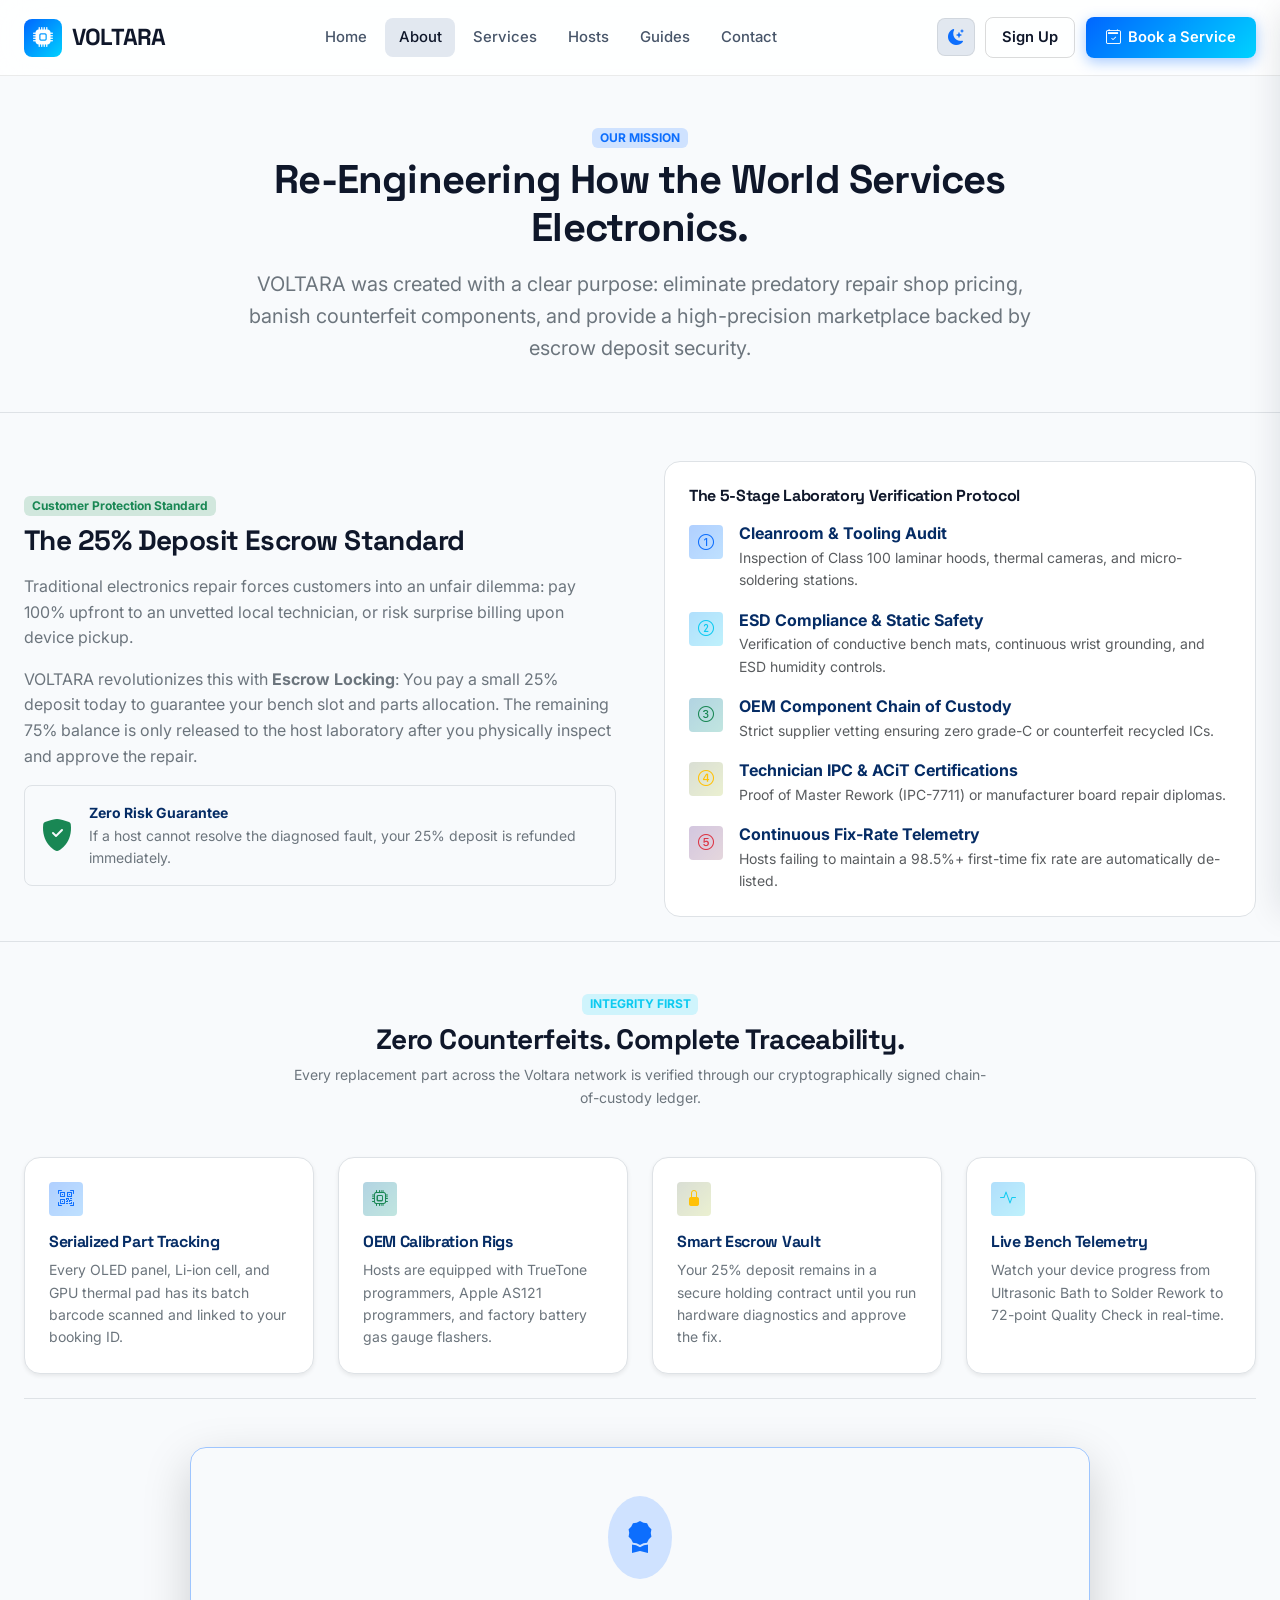
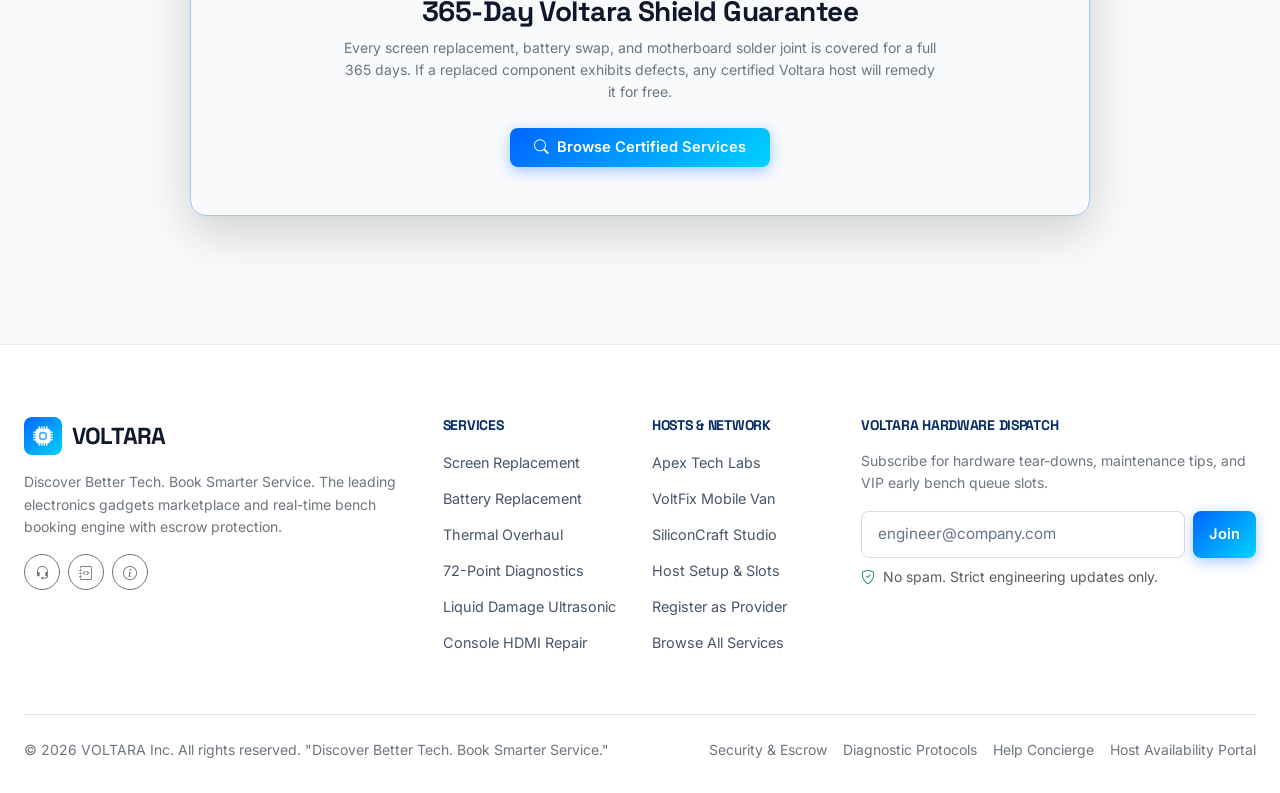
<file: about.html>
<!DOCTYPE html>
<html lang="en" data-theme="dark">
<head>
  <meta charset="UTF-8">
  <meta name="viewport" content="width=device-width, initial-scale=1.0">
  <title>About VOLTARA — Marketplace Philosophy & Escrow Protection</title>
  <meta name="description" content="Learn about VOLTARA's mission, rigorous 5-stage laboratory verification standards, and transparent 25% deposit escrow model.">
  
  <!-- Favicon matching Navbar Brand Icon exactly -->
  <link rel="icon" type="image/svg+xml" href="assets/images/favicon.svg">

  <link href="https://cdn.jsdelivr.net/npm/bootstrap@5.3.3/dist/css/bootstrap.min.css" rel="stylesheet">
  <link rel="stylesheet" href="https://cdn.jsdelivr.net/npm/bootstrap-icons@1.11.3/font/bootstrap-icons.min.css">
  
  <link rel="stylesheet" href="assets/css/theme.css">
  <link rel="stylesheet" href="assets/css/style.css">
  <link rel="stylesheet" href="assets/css/responsive.css">
</head>
<body>

  <!-- Navbar -->
  <header class="voltara-navbar">
    <div class="container-custom h-100 d-flex align-items-center justify-content-between">
      <a href="index.html" class="brand-logo" aria-label="Voltara Home">
        <div class="brand-symbol"><i class="bi bi-cpu-fill"></i></div>
        <span class="brand-text">VOLTARA</span>
      </a>

      <nav class="d-none d-lg-block" aria-label="Main Navigation">
        <ul class="nav-menu-list">
          <li><a href="index.html" class="nav-link-custom">Home</a></li>
          <li><a href="about.html" class="nav-link-custom active">About</a></li>
          <li><a href="explore.html" class="nav-link-custom">Services</a></li>
          <li><a href="host-profile.html?host=apex-lab" class="nav-link-custom">Hosts</a></li>
          <li><a href="guides.html" class="nav-link-custom">Guides</a></li>
          <li><a href="contact.html" class="nav-link-custom">Contact</a></li>
        </ul>
      </nav>

      <div class="nav-actions">
        <button type="button" class="theme-toggle-btn" aria-label="Toggle theme">
          <i class="bi bi-sun-fill text-warning"></i>
        </button>
        <a href="signup.html" class="btn-voltara-outline d-none d-lg-inline-flex py-2 px-3">
          <span>Sign Up</span>
        </a>
        <a href="booking.html" class="btn-voltara-primary d-none d-lg-inline-flex">
          <i class="bi bi-calendar2-check"></i> <span>Book a Service</span>
        </a>
        <button type="button" class="navbar-mobile-toggle btn btn-sm btn-outline-secondary d-lg-none d-flex align-items-center justify-content-center" style="width: 38px; height: 38px;" aria-label="Toggle navigation menu">
          <i class="bi bi-list fs-5"></i>
        </button>
      </div>
    </div>
  </header>

  <!-- Mobile Drawer / Menu Page (Exact same menus & buttons as navbar) -->
  <div class="mobile-drawer-backdrop"></div>
  <aside class="voltara-mobile-drawer" aria-label="Mobile Navigation">
    <div class="p-3 border-bottom border-subtle d-flex justify-content-between align-items-center">
      <div class="brand-logo">
        <div class="brand-symbol" style="width: 32px; height: 32px; font-size: 1rem;"><i class="bi bi-cpu-fill"></i></div>
        <span class="brand-text fs-5">VOLTARA</span>
      </div>
      <button type="button" class="mobile-drawer-close btn btn-sm btn-outline-secondary" aria-label="Close menu"><i class="bi bi-x-lg"></i></button>
    </div>
    <div class="p-3 d-flex flex-column gap-1">
      <a href="index.html" class="nav-link-custom py-2 px-3 rounded-2 fw-semibold">Home</a>
      <a href="about.html" class="nav-link-custom py-2 px-3 rounded-2 fw-semibold active">About</a>
      <a href="explore.html" class="nav-link-custom py-2 px-3 rounded-2 fw-semibold">Services</a>
      <a href="host-profile.html?host=apex-lab" class="nav-link-custom py-2 px-3 rounded-2 fw-semibold">Hosts</a>
      <a href="guides.html" class="nav-link-custom py-2 px-3 rounded-2 fw-semibold">Guides</a>
      <a href="contact.html" class="nav-link-custom py-2 px-3 rounded-2 fw-semibold">Contact</a>
      <div class="border-top border-subtle mt-3 pt-3 d-flex flex-column gap-2">
        <a href="signup.html" class="btn-voltara-outline justify-content-center py-2"><i class="bi bi-person-plus me-1"></i> Sign Up</a>
        <a href="booking.html" class="btn-voltara-primary justify-content-center py-2"><i class="bi bi-calendar2-check me-1"></i> Book a Service</a>
      </div>
    </div>
  </aside>

  <!-- Hero (Center Aligned) -->
  <section class="py-5 bg-surface-subtle border-bottom border-subtle">
    <div class="container-custom text-center">
      <div class="max-w-800 mx-auto">
        <span class="badge bg-primary-subtle text-primary text-uppercase letter-spacing-1 mb-2">Our Mission</span>
        <h1 class="font-heading fw-bold fs-1 mb-3">Re-Engineering How the World Services Electronics.</h1>
        <p class="text-secondary fs-5 mb-0">
          VOLTARA was created with a clear purpose: eliminate predatory repair shop pricing, banish counterfeit components, and provide a high-precision marketplace backed by escrow deposit security.
        </p>
      </div>
    </div>
  </section>

  <!-- Core Pillars -->
  <main class="py-5">
    <div class="container-custom">
      
      <!-- Marketplace Economics & Escrow Model -->
      <div class="row g-5 align-items-center mb-5 pb-4 border-bottom border-subtle">
        <div class="col-lg-6">
          <span class="badge bg-success-subtle text-success mb-2">Customer Protection Standard</span>
          <h2 class="font-heading fw-bold fs-3 mb-3">The 25% Deposit Escrow Standard</h2>
          <p class="text-secondary">
            Traditional electronics repair forces customers into an unfair dilemma: pay 100% upfront to an unvetted local technician, or risk surprise billing upon device pickup.
          </p>
          <p class="text-secondary">
            VOLTARA revolutionizes this with <strong>Escrow Locking</strong>: You pay a small 25% deposit today to guarantee your bench slot and parts allocation. The remaining 75% balance is only released to the host laboratory after you physically inspect and approve the repair.
          </p>
          <div class="p-3 rounded-3 bg-surface-elevated border border-subtle d-flex align-items-center gap-3">
            <i class="bi bi-shield-fill-check text-success fs-2"></i>
            <div class="small text-secondary">
              <strong class="text-primary-emphasis d-block">Zero Risk Guarantee</strong>
              If a host cannot resolve the diagnosed fault, your 25% deposit is refunded immediately.
            </div>
          </div>
        </div>

        <div class="col-lg-6">
          <div class="voltara-card bg-surface-elevated p-4 border border-subtle rounded-4 shadow-md">
            <h5 class="font-heading fw-bold mb-3 fs-6">The 5-Stage Laboratory Verification Protocol</h5>
            <div class="d-flex flex-column gap-3">
              <div class="d-flex gap-3">
                <div class="dropdown-icon bg-primary-subtle text-primary mt-1"><i class="bi bi-1-circle"></i></div>
                <div>
                  <div class="fw-bold text-primary-emphasis">Cleanroom & Tooling Audit</div>
                  <div class="small text-muted">Inspection of Class 100 laminar hoods, thermal cameras, and micro-soldering stations.</div>
                </div>
              </div>

              <div class="d-flex gap-3">
                <div class="dropdown-icon bg-info-subtle text-info mt-1"><i class="bi bi-2-circle"></i></div>
                <div>
                  <div class="fw-bold text-primary-emphasis">ESD Compliance & Static Safety</div>
                  <div class="small text-muted">Verification of conductive bench mats, continuous wrist grounding, and ESD humidity controls.</div>
                </div>
              </div>

              <div class="d-flex gap-3">
                <div class="dropdown-icon bg-success-subtle text-success mt-1"><i class="bi bi-3-circle"></i></div>
                <div>
                  <div class="fw-bold text-primary-emphasis">OEM Component Chain of Custody</div>
                  <div class="small text-muted">Strict supplier vetting ensuring zero grade-C or counterfeit recycled ICs.</div>
                </div>
              </div>

              <div class="d-flex gap-3">
                <div class="dropdown-icon bg-warning-subtle text-warning mt-1"><i class="bi bi-4-circle"></i></div>
                <div>
                  <div class="fw-bold text-primary-emphasis">Technician IPC & ACiT Certifications</div>
                  <div class="small text-muted">Proof of Master Rework (IPC-7711) or manufacturer board repair diplomas.</div>
                </div>
              </div>

              <div class="d-flex gap-3">
                <div class="dropdown-icon bg-danger-subtle text-danger mt-1"><i class="bi bi-5-circle"></i></div>
                <div>
                  <div class="fw-bold text-primary-emphasis">Continuous Fix-Rate Telemetry</div>
                  <div class="small text-muted">Hosts failing to maintain a 98.5%+ first-time fix rate are automatically de-listed.</div>
                </div>
              </div>
            </div>
          </div>
        </div>
      </div>

      <!-- NEW SECTION: Core Engineering Values & Component Ledger -->
      <section class="mb-5 pb-4 border-bottom border-subtle">
        <div class="text-center max-w-700 mx-auto mb-5">
          <span class="badge bg-info-subtle text-info text-uppercase letter-spacing-1 mb-2">Integrity First</span>
          <h2 class="font-heading fw-bold fs-3 mb-2">Zero Counterfeits. Complete Traceability.</h2>
          <p class="text-secondary small mb-0">Every replacement part across the Voltara network is verified through our cryptographically signed chain-of-custody ledger.</p>
        </div>

        <div class="row g-4">
          <div class="col-md-6 col-lg-3">
            <div class="voltara-card bg-surface-elevated p-4 border border-subtle rounded-4 h-100 shadow-sm">
              <div class="dropdown-icon bg-primary-subtle text-primary mb-3"><i class="bi bi-qr-code-scan"></i></div>
              <h5 class="font-heading fw-bold fs-6 mb-2 text-primary-emphasis">Serialized Part Tracking</h5>
              <p class="text-secondary small mb-0">Every OLED panel, Li-ion cell, and GPU thermal pad has its batch barcode scanned and linked to your booking ID.</p>
            </div>
          </div>
          <div class="col-md-6 col-lg-3">
            <div class="voltara-card bg-surface-elevated p-4 border border-subtle rounded-4 h-100 shadow-sm">
              <div class="dropdown-icon bg-success-subtle text-success mb-3"><i class="bi bi-cpu"></i></div>
              <h5 class="font-heading fw-bold fs-6 mb-2 text-primary-emphasis">OEM Calibration Rigs</h5>
              <p class="text-secondary small mb-0">Hosts are equipped with TrueTone programmers, Apple AS121 programmers, and factory battery gas gauge flashers.</p>
            </div>
          </div>
          <div class="col-md-6 col-lg-3">
            <div class="voltara-card bg-surface-elevated p-4 border border-subtle rounded-4 h-100 shadow-sm">
              <div class="dropdown-icon bg-warning-subtle text-warning mb-3"><i class="bi bi-lock-fill"></i></div>
              <h5 class="font-heading fw-bold fs-6 mb-2 text-primary-emphasis">Smart Escrow Vault</h5>
              <p class="text-secondary small mb-0">Your 25% deposit remains in a secure holding contract until you run hardware diagnostics and approve the fix.</p>
            </div>
          </div>
          <div class="col-md-6 col-lg-3">
            <div class="voltara-card bg-surface-elevated p-4 border border-subtle rounded-4 h-100 shadow-sm">
              <div class="dropdown-icon bg-info-subtle text-info mb-3"><i class="bi bi-activity"></i></div>
              <h5 class="font-heading fw-bold fs-6 mb-2 text-primary-emphasis">Live Bench Telemetry</h5>
              <p class="text-secondary small mb-0">Watch your device progress from Ultrasonic Bath to Solder Rework to 72-point Quality Check in real-time.</p>
            </div>
          </div>
        </div>
      </section>

      <!-- Voltara Shield Warranty -->
      <div class="p-5 rounded-4 bg-surface-elevated border border-primary-subtle shadow-lg text-center max-w-900 mx-auto">
        <div class="d-inline-flex p-3 rounded-circle bg-primary-subtle text-primary mb-3">
          <i class="bi bi-award-fill fs-2"></i>
        </div>
        <h2 class="font-heading fw-bold fs-3 mb-2">365-Day Voltara Shield Guarantee</h2>
        <p class="text-secondary small mb-4 mx-auto" style="max-width: 600px;">
          Every screen replacement, battery swap, and motherboard solder joint is covered for a full 365 days. If a replaced component exhibits defects, any certified Voltara host will remedy it for free.
        </p>
        <a href="explore.html" class="btn-voltara-primary py-2 px-4">
          <i class="bi bi-search"></i> Browse Certified Services
        </a>
      </div>

    </div>
  </main>

  <!-- ==========================================================================
       CONSISTENT VOLTARA FOOTER
       ========================================================================== -->
  <footer class="voltara-footer">
    <div class="container-custom">
      <div class="row g-4 mb-5">
        <!-- Brand Col -->
        <div class="col-lg-4">
          <a href="index.html" class="brand-logo mb-3" aria-label="Voltara Home">
            <div class="brand-symbol">
              <i class="bi bi-cpu-fill"></i>
            </div>
            <span class="brand-text">VOLTARA</span>
          </a>
          <p class="text-secondary small mb-3">
            Discover Better Tech. Book Smarter Service. The leading electronics gadgets marketplace and real-time bench booking engine with escrow protection.
          </p>
          <div class="d-flex gap-2">
            <a href="contact.html" class="btn btn-sm btn-outline-secondary rounded-circle d-flex align-items-center justify-content-center" style="width: 36px; height: 36px;" aria-label="Support"><i class="bi bi-headset"></i></a>
            <a href="guides.html" class="btn btn-sm btn-outline-secondary rounded-circle d-flex align-items-center justify-content-center" style="width: 36px; height: 36px;" aria-label="Guides"><i class="bi bi-journal-code"></i></a>
            <a href="about.html" class="btn btn-sm btn-outline-secondary rounded-circle d-flex align-items-center justify-content-center" style="width: 36px; height: 36px;" aria-label="About"><i class="bi bi-info-circle"></i></a>
          </div>
        </div>

        <!-- Col 2: Services -->
        <div class="col-6 col-lg-2">
          <h6 class="font-heading fw-bold mb-3 text-primary-emphasis text-uppercase small letter-spacing-1">Services</h6>
          <ul class="footer-link-group">
            <li><a href="service-details.html?service=screen-replacement">Screen Replacement</a></li>
            <li><a href="service-details.html?service=battery-replacement">Battery Replacement</a></li>
            <li><a href="service-details.html?service=laptop-thermal-overhaul">Thermal Overhaul</a></li>
            <li><a href="service-details.html?service=device-diagnostics">72-Point Diagnostics</a></li>
            <li><a href="service-details.html?service=liquid-damage-ultrasonic">Liquid Damage Ultrasonic</a></li>
            <li><a href="service-details.html?service=console-hdmi-repair">Console HDMI Repair</a></li>
          </ul>
        </div>

        <!-- Col 3: Hosts & Network -->
        <div class="col-6 col-lg-2">
          <h6 class="font-heading fw-bold mb-3 text-primary-emphasis text-uppercase small letter-spacing-1">Hosts & Network</h6>
          <ul class="footer-link-group">
            <li><a href="host-profile.html?host=apex-lab">Apex Tech Labs</a></li>
            <li><a href="host-profile.html?host=volt-fix-mobile">VoltFix Mobile Van</a></li>
            <li><a href="host-profile.html?host=silicon-craft">SiliconCraft Studio</a></li>
            <li><a href="host-setup.html">Host Setup & Slots</a></li>
            <li><a href="signup.html">Register as Provider</a></li>
            <li><a href="explore.html">Browse All Services</a></li>
          </ul>
        </div>

        <!-- Col 4: Dispatch Newsletter -->
        <div class="col-lg-4">
          <h6 class="font-heading fw-bold mb-3 text-primary-emphasis text-uppercase small letter-spacing-1">Voltara Hardware Dispatch</h6>
          <p class="text-secondary small mb-3">Subscribe for hardware tear-downs, maintenance tips, and VIP early bench queue slots.</p>
          <form class="newsletter-form d-flex gap-2">
            <input type="email" class="form-control-custom" placeholder="engineer@company.com" required>
            <button type="submit" class="btn-voltara-primary px-3">Join</button>
          </form>
          <div class="small text-muted mt-2"><i class="bi bi-shield-check text-success me-1"></i> No spam. Strict engineering updates only.</div>
        </div>
      </div>

      <!-- Bottom Bar -->
      <div class="pt-4 border-top border-subtle d-flex flex-wrap justify-content-between align-items-center gap-3 small text-secondary">
        <div>
          © 2026 VOLTARA Inc. All rights reserved. "Discover Better Tech. Book Smarter Service."
        </div>
        <div class="d-flex gap-3">
          <a href="about.html" class="text-secondary">Security & Escrow</a>
          <a href="guides.html" class="text-secondary">Diagnostic Protocols</a>
          <a href="contact.html" class="text-secondary">Help Concierge</a>
          <a href="host-setup.html" class="text-secondary">Host Availability Portal</a>
        </div>
      </div>
    </div>
  </footer>

  <!-- Back to Top Button -->
  <button type="button" class="voltara-back-to-top" id="voltaraBackToTop" aria-label="Back to top">
    <i class="bi bi-arrow-up-short"></i>
  </button>

  <script src="https://cdn.jsdelivr.net/npm/bootstrap@5.3.3/dist/js/bootstrap.bundle.min.js"></script>
  <script src="assets/js/data.js"></script>
  <script src="assets/js/theme.js"></script>
  <script src="assets/js/main.js"></script>
</body>
</html>
</file>
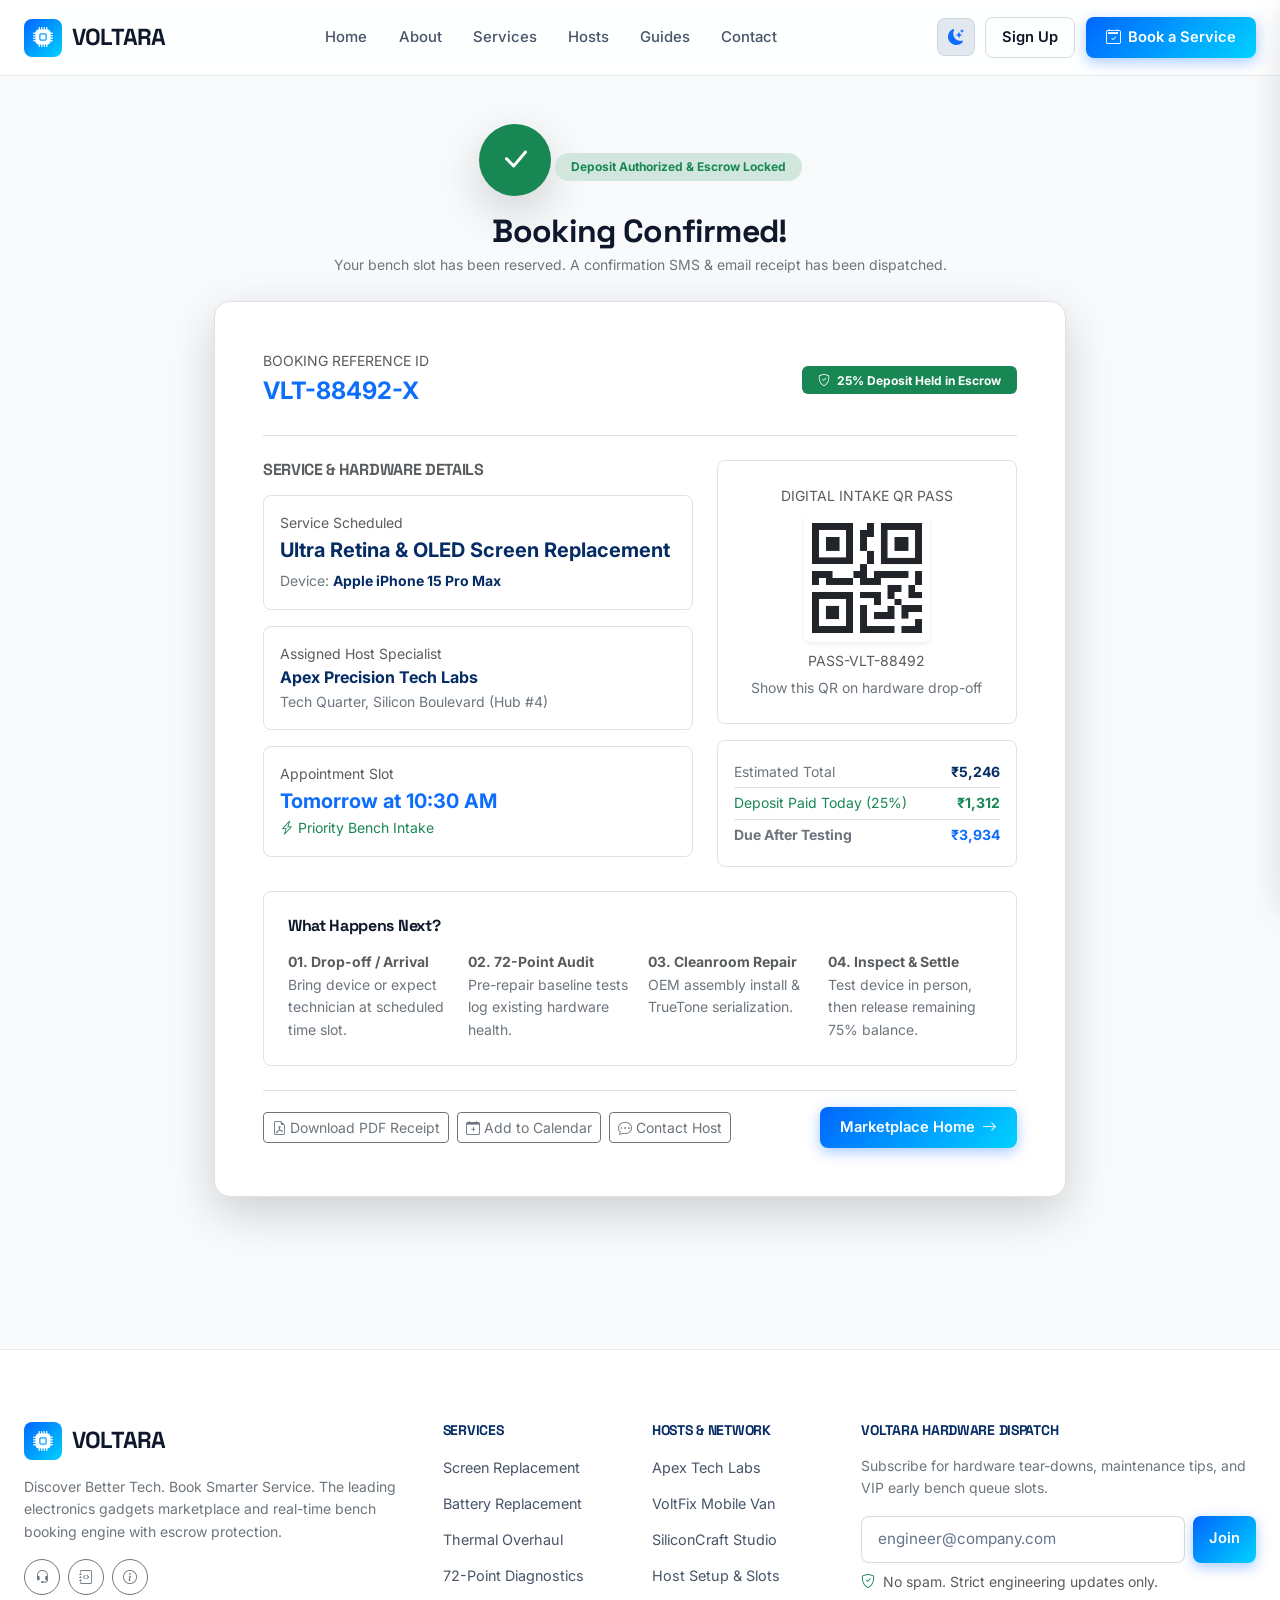
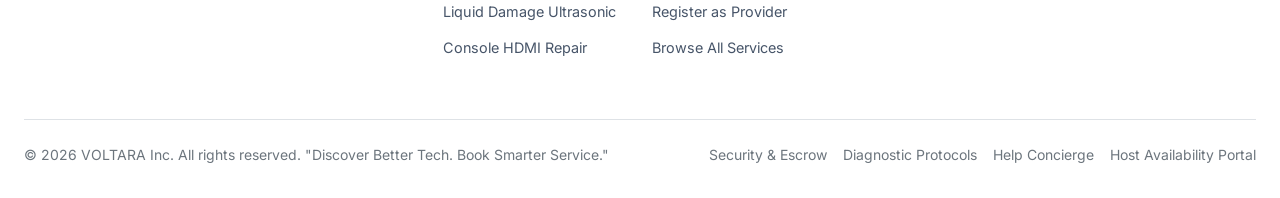
<file: booking-confirmation.html>
<!DOCTYPE html>
<html lang="en" data-theme="dark">
<head>
  <meta charset="UTF-8">
  <meta name="viewport" content="width=device-width, initial-scale=1.0">
  <title>Booking Confirmed — VOLTARA</title>
  <meta name="description" content="Your electronics service bench slot is secured. View intake pass, deposit receipt, and calendar link.">
  
  <!-- Favicon matching Navbar Brand Icon exactly -->
  <link rel="icon" type="image/svg+xml" href="assets/images/favicon.svg">

  <link href="https://cdn.jsdelivr.net/npm/bootstrap@5.3.3/dist/css/bootstrap.min.css" rel="stylesheet">
  <link rel="stylesheet" href="https://cdn.jsdelivr.net/npm/bootstrap-icons@1.11.3/font/bootstrap-icons.min.css">
  
  <link rel="stylesheet" href="assets/css/theme.css">
  <link rel="stylesheet" href="assets/css/style.css">
  <link rel="stylesheet" href="assets/css/responsive.css">
</head>
<body>

  <!-- Navbar -->
  <header class="voltara-navbar">
    <div class="container-custom h-100 d-flex align-items-center justify-content-between">
      <a href="index.html" class="brand-logo" aria-label="Voltara Home">
        <div class="brand-symbol"><i class="bi bi-cpu-fill"></i></div>
        <span class="brand-text">VOLTARA</span>
      </a>

      <nav class="d-none d-lg-block" aria-label="Main Navigation">
        <ul class="nav-menu-list">
          <li><a href="index.html" class="nav-link-custom">Home</a></li>
          <li><a href="about.html" class="nav-link-custom">About</a></li>
          <li><a href="explore.html" class="nav-link-custom">Services</a></li>
          <li><a href="host-profile.html?host=apex-lab" class="nav-link-custom">Hosts</a></li>
          <li><a href="guides.html" class="nav-link-custom">Guides</a></li>
          <li><a href="contact.html" class="nav-link-custom">Contact</a></li>
        </ul>
      </nav>

      <div class="nav-actions">
        <button type="button" class="theme-toggle-btn" aria-label="Toggle theme">
          <i class="bi bi-sun-fill text-warning"></i>
        </button>
        <a href="signup.html" class="btn-voltara-outline d-none d-lg-inline-flex py-2 px-3">
          <span>Sign Up</span>
        </a>
        <a href="booking.html" class="btn-voltara-primary d-none d-lg-inline-flex">
          <i class="bi bi-calendar2-check"></i> <span>Book a Service</span>
        </a>
        <button type="button" class="navbar-mobile-toggle btn btn-sm btn-outline-secondary d-lg-none d-flex align-items-center justify-content-center" style="width: 38px; height: 38px;" aria-label="Toggle navigation menu">
          <i class="bi bi-list fs-5"></i>
        </button>
      </div>
    </div>
  </header>

  <!-- Mobile Drawer / Menu Page (Exact same menus & buttons as navbar) -->
  <div class="mobile-drawer-backdrop"></div>
  <aside class="voltara-mobile-drawer" aria-label="Mobile Navigation">
    <div class="p-3 border-bottom border-subtle d-flex justify-content-between align-items-center">
      <div class="brand-logo">
        <div class="brand-symbol" style="width: 32px; height: 32px; font-size: 1rem;"><i class="bi bi-cpu-fill"></i></div>
        <span class="brand-text fs-5">VOLTARA</span>
      </div>
      <button type="button" class="mobile-drawer-close btn btn-sm btn-outline-secondary" aria-label="Close menu"><i class="bi bi-x-lg"></i></button>
    </div>
    <div class="p-3 d-flex flex-column gap-1">
      <a href="index.html" class="nav-link-custom py-2 px-3 rounded-2 fw-semibold">Home</a>
      <a href="about.html" class="nav-link-custom py-2 px-3 rounded-2 fw-semibold">About</a>
      <a href="explore.html" class="nav-link-custom py-2 px-3 rounded-2 fw-semibold">Services</a>
      <a href="host-profile.html?host=apex-lab" class="nav-link-custom py-2 px-3 rounded-2 fw-semibold">Hosts</a>
      <a href="guides.html" class="nav-link-custom py-2 px-3 rounded-2 fw-semibold">Guides</a>
      <a href="contact.html" class="nav-link-custom py-2 px-3 rounded-2 fw-semibold">Contact</a>
      <div class="border-top border-subtle mt-3 pt-3 d-flex flex-column gap-2">
        <a href="signup.html" class="btn-voltara-outline justify-content-center py-2"><i class="bi bi-person-plus me-1"></i> Sign Up</a>
        <a href="booking.html" class="btn-voltara-primary justify-content-center py-2"><i class="bi bi-calendar2-check me-1"></i> Book a Service</a>
      </div>
    </div>
  </aside>

  <!-- ==========================================================================
       MAIN CONFIRMATION RECEIPT
       ========================================================================== -->
  <main class="py-5">
    <div class="container-custom max-w-900 mx-auto">
      
      <!-- Top Success Status Banner -->
      <div class="text-center mb-4">
        <div class="d-inline-flex align-items-center justify-content-center bg-success text-white rounded-circle mb-3 shadow-lg" style="width: 72px; height: 72px; font-size: 2rem;">
          <i class="bi bi-check-lg"></i>
        </div>
        <span class="badge bg-success-subtle text-success py-2 px-3 rounded-pill mb-2">Deposit Authorized & Escrow Locked</span>
        <h1 class="font-heading fw-bold fs-2 mb-1">Booking Confirmed!</h1>
        <p class="text-secondary small">Your bench slot has been reserved. A confirmation SMS & email receipt has been dispatched.</p>
      </div>

      <!-- Main Receipt Card -->
      <div class="voltara-card bg-surface-elevated p-4 p-md-5 border border-subtle rounded-4 shadow-lg mb-4">
        
        <!-- Header Strip -->
        <div class="d-flex flex-wrap justify-content-between align-items-center pb-4 mb-4 border-bottom border-subtle gap-3">
          <div>
            <div class="text-muted small text-uppercase letter-spacing-1">Booking Reference ID</div>
            <div class="fs-4 font-mono fw-bold text-primary" id="confirmBookingId">VLT-88492-X</div>
          </div>
          <div class="text-md-end">
            <span class="badge bg-success text-white py-2 px-3"><i class="bi bi-shield-check me-1"></i> 25% Deposit Held in Escrow</span>
          </div>
        </div>

        <div class="row g-4 mb-4">
          
          <!-- Left: Service & Host details -->
          <div class="col-md-7">
            <h5 class="font-heading fw-bold mb-3 fs-6 text-muted text-uppercase letter-spacing-1">Service & Hardware Details</h5>
            
            <div class="p-3 rounded-3 bg-surface-subtle border border-subtle mb-3">
              <div class="small text-muted">Service Scheduled</div>
              <div class="fw-bold text-primary-emphasis fs-5 mb-1" id="confirmServiceTitle">Ultra Retina & OLED Screen Replacement</div>
              <div class="small text-secondary">Device: <strong class="text-primary-emphasis" id="confirmDeviceModel">Apple iPhone 15 Pro Max</strong></div>
            </div>

            <div class="p-3 rounded-3 bg-surface-subtle border border-subtle mb-3">
              <div class="small text-muted">Assigned Host Specialist</div>
              <div class="fw-bold text-primary-emphasis" id="confirmHostName">Apex Precision Tech Labs</div>
              <div class="small text-secondary" id="confirmHostLocation">Tech Quarter, Silicon Boulevard (Hub #4)</div>
            </div>

            <div class="p-3 rounded-3 bg-surface-subtle border border-subtle">
              <div class="small text-muted">Appointment Slot</div>
              <div class="fw-bold text-primary fs-5" id="confirmDateTime">Tomorrow at 10:30 AM</div>
              <div class="small text-success"><i class="bi bi-lightning-charge"></i> Priority Bench Intake</div>
            </div>
          </div>

          <!-- Right: Digital QR Intake Pass & Financials -->
          <div class="col-md-5">
            <div class="p-4 rounded-3 bg-surface-subtle border border-subtle text-center mb-3">
              <div class="small text-muted text-uppercase letter-spacing-1 mb-2">Digital Intake QR Pass</div>
              <div class="p-2 bg-white d-inline-block rounded-2 shadow-sm mb-2">
                <i class="bi bi-qr-code text-dark" style="font-size: 110px; line-height: 1;"></i>
              </div>
              <div class="small text-muted font-mono" id="confirmPassCode">PASS-VLT-88492</div>
              <div class="small text-secondary mt-1">Show this QR on hardware drop-off</div>
            </div>

            <div class="p-3 rounded-3 bg-surface-subtle border border-subtle">
              <div class="d-flex justify-content-between py-1 small border-bottom border-subtle">
                <span class="text-secondary">Estimated Total</span>
                <span class="fw-bold text-primary-emphasis" id="confirmGrandTotal">₹5,246</span>
              </div>
              <div class="d-flex justify-content-between py-1 small border-bottom border-subtle text-success">
                <span>Deposit Paid Today (25%)</span>
                <span class="fw-bold" id="confirmDepositPaid">₹1,312</span>
              </div>
              <div class="d-flex justify-content-between py-1 small fw-bold">
                <span class="text-secondary">Due After Testing</span>
                <span class="text-primary" id="confirmRemainingBalance">₹3,934</span>
              </div>
            </div>
          </div>

        </div>

        <!-- Next Steps Protocol Timeline -->
        <div class="p-4 rounded-3 bg-surface-subtle border border-subtle mb-4">
          <h5 class="font-heading fw-bold mb-3 fs-6">What Happens Next?</h5>
          <div class="row g-3">
            <div class="col-sm-6 col-md-3">
              <div class="small text-muted fw-bold">01. Drop-off / Arrival</div>
              <div class="small text-secondary">Bring device or expect technician at scheduled time slot.</div>
            </div>
            <div class="col-sm-6 col-md-3">
              <div class="small text-muted fw-bold">02. 72-Point Audit</div>
              <div class="small text-secondary">Pre-repair baseline tests log existing hardware health.</div>
            </div>
            <div class="col-sm-6 col-md-3">
              <div class="small text-muted fw-bold">03. Cleanroom Repair</div>
              <div class="small text-secondary">OEM assembly install & TrueTone serialization.</div>
            </div>
            <div class="col-sm-6 col-md-3">
              <div class="small text-muted fw-bold">04. Inspect & Settle</div>
              <div class="small text-secondary">Test device in person, then release remaining 75% balance.</div>
            </div>
          </div>
        </div>

        <!-- Action Buttons Bar -->
        <div class="d-flex flex-wrap justify-content-between align-items-center gap-2 pt-3 border-top border-subtle">
          <div class="d-flex flex-wrap gap-2">
            <button type="button" class="btn btn-outline-secondary btn-sm" id="btnDownloadReceipt">
              <i class="bi bi-file-earmark-pdf"></i> Download PDF Receipt
            </button>
            <button type="button" class="btn btn-outline-secondary btn-sm" id="btnAddToCalendar">
              <i class="bi bi-calendar-plus"></i> Add to Calendar
            </button>
            <button type="button" class="btn btn-outline-secondary btn-sm" id="btnContactHostModal" data-bs-toggle="modal" data-bs-target="#contactHostModal">
              <i class="bi bi-chat-dots"></i> Contact Host
            </button>
          </div>

          <a href="explore.html" class="btn-voltara-primary btn-sm">
            <span>Marketplace Home</span> <i class="bi bi-arrow-right"></i>
          </a>
        </div>

      </div>

    </div>
  </main>

  <!-- Contact Host Modal -->
  <div class="modal fade" id="contactHostModal" tabindex="-1" aria-hidden="true">
    <div class="modal-dialog modal-dialog-centered">
      <div class="modal-content bg-surface-elevated border border-medium shadow-lg rounded-4">
        <div class="modal-header border-bottom border-subtle p-3">
          <h5 class="modal-title font-heading fw-bold fs-6"><i class="bi bi-chat-dots text-primary me-2"></i> Message Apex Tech Labs</h5>
          <button type="button" class="btn-close btn-close-white" data-bs-dismiss="modal" aria-label="Close"></button>
        </div>
        <div class="modal-body p-4">
          <div class="small text-secondary mb-3">Direct link with bench technician handling Booking #<strong class="text-primary-emphasis" id="modalBookingIdRef">VLT-88492-X</strong>.</div>
          <div class="mb-3">
            <label class="input-label-custom">Direct Message</label>
            <textarea id="modalHostMessage" rows="4" class="form-control-custom" placeholder="e.g. Can you please keep the original broken glass for my inspection?"></textarea>
          </div>
          <button type="button" class="btn-voltara-primary w-100 py-2 justify-content-center" id="btnSendHostMessage">
            <i class="bi bi-send"></i> Send Message to Host Bench
          </button>
        </div>
      </div>
    </div>
  </div>

  <!-- ==========================================================================
       CONSISTENT VOLTARA FOOTER
       ========================================================================== -->
  <footer class="voltara-footer">
    <div class="container-custom">
      <div class="row g-4 mb-5">
        <!-- Brand Col -->
        <div class="col-lg-4">
          <a href="index.html" class="brand-logo mb-3" aria-label="Voltara Home">
            <div class="brand-symbol">
              <i class="bi bi-cpu-fill"></i>
            </div>
            <span class="brand-text">VOLTARA</span>
          </a>
          <p class="text-secondary small mb-3">
            Discover Better Tech. Book Smarter Service. The leading electronics gadgets marketplace and real-time bench booking engine with escrow protection.
          </p>
          <div class="d-flex gap-2">
            <a href="contact.html" class="btn btn-sm btn-outline-secondary rounded-circle d-flex align-items-center justify-content-center" style="width: 36px; height: 36px;" aria-label="Support"><i class="bi bi-headset"></i></a>
            <a href="guides.html" class="btn btn-sm btn-outline-secondary rounded-circle d-flex align-items-center justify-content-center" style="width: 36px; height: 36px;" aria-label="Guides"><i class="bi bi-journal-code"></i></a>
            <a href="about.html" class="btn btn-sm btn-outline-secondary rounded-circle d-flex align-items-center justify-content-center" style="width: 36px; height: 36px;" aria-label="About"><i class="bi bi-info-circle"></i></a>
          </div>
        </div>

        <!-- Col 2: Services -->
        <div class="col-6 col-lg-2">
          <h6 class="font-heading fw-bold mb-3 text-primary-emphasis text-uppercase small letter-spacing-1">Services</h6>
          <ul class="footer-link-group">
            <li><a href="service-details.html?service=screen-replacement">Screen Replacement</a></li>
            <li><a href="service-details.html?service=battery-replacement">Battery Replacement</a></li>
            <li><a href="service-details.html?service=laptop-thermal-overhaul">Thermal Overhaul</a></li>
            <li><a href="service-details.html?service=device-diagnostics">72-Point Diagnostics</a></li>
            <li><a href="service-details.html?service=liquid-damage-ultrasonic">Liquid Damage Ultrasonic</a></li>
            <li><a href="service-details.html?service=console-hdmi-repair">Console HDMI Repair</a></li>
          </ul>
        </div>

        <!-- Col 3: Hosts & Network -->
        <div class="col-6 col-lg-2">
          <h6 class="font-heading fw-bold mb-3 text-primary-emphasis text-uppercase small letter-spacing-1">Hosts & Network</h6>
          <ul class="footer-link-group">
            <li><a href="host-profile.html?host=apex-lab">Apex Tech Labs</a></li>
            <li><a href="host-profile.html?host=volt-fix-mobile">VoltFix Mobile Van</a></li>
            <li><a href="host-profile.html?host=silicon-craft">SiliconCraft Studio</a></li>
            <li><a href="host-setup.html">Host Setup & Slots</a></li>
            <li><a href="signup.html">Register as Provider</a></li>
            <li><a href="explore.html">Browse All Services</a></li>
          </ul>
        </div>

        <!-- Col 4: Dispatch Newsletter -->
        <div class="col-lg-4">
          <h6 class="font-heading fw-bold mb-3 text-primary-emphasis text-uppercase small letter-spacing-1">Voltara Hardware Dispatch</h6>
          <p class="text-secondary small mb-3">Subscribe for hardware tear-downs, maintenance tips, and VIP early bench queue slots.</p>
          <form class="newsletter-form d-flex gap-2">
            <input type="email" class="form-control-custom" placeholder="engineer@company.com" required>
            <button type="submit" class="btn-voltara-primary px-3">Join</button>
          </form>
          <div class="small text-muted mt-2"><i class="bi bi-shield-check text-success me-1"></i> No spam. Strict engineering updates only.</div>
        </div>
      </div>

      <!-- Bottom Bar -->
      <div class="pt-4 border-top border-subtle d-flex flex-wrap justify-content-between align-items-center gap-3 small text-secondary">
        <div>
          © 2026 VOLTARA Inc. All rights reserved. "Discover Better Tech. Book Smarter Service."
        </div>
        <div class="d-flex gap-3">
          <a href="about.html" class="text-secondary">Security & Escrow</a>
          <a href="guides.html" class="text-secondary">Diagnostic Protocols</a>
          <a href="contact.html" class="text-secondary">Help Concierge</a>
          <a href="host-setup.html" class="text-secondary">Host Availability Portal</a>
        </div>
      </div>
    </div>
  </footer>

  <!-- Back to Top Button -->
  <button type="button" class="voltara-back-to-top" id="voltaraBackToTop" aria-label="Back to top">
    <i class="bi bi-arrow-up-short"></i>
  </button>

  <!-- Scripts -->
  <script src="https://cdn.jsdelivr.net/npm/bootstrap@5.3.3/dist/js/bootstrap.bundle.min.js"></script>
  <script src="assets/js/data.js"></script>
  <script src="assets/js/theme.js"></script>
  <script src="assets/js/pricing.js"></script>
  <script src="assets/js/main.js"></script>

  <!-- Dynamic Confirmation Reader -->
  <script>
    document.addEventListener('DOMContentLoaded', () => {
      // Read saved booking from localStorage
      const savedData = localStorage.getItem('voltara_latest_booking');
      let booking = null;
      if (savedData) {
        try {
          booking = JSON.parse(savedData);
        } catch(e) {}
      }

      if (booking) {
        document.getElementById('confirmBookingId').textContent = booking.bookingId;
        document.getElementById('modalBookingIdRef').textContent = booking.bookingId;
        document.getElementById('confirmPassCode').textContent = `PASS-${booking.bookingId}`;
        document.getElementById('confirmServiceTitle').textContent = booking.service ? booking.service.title : "Ultra Retina Screen Swap";
        document.getElementById('confirmDeviceModel').textContent = booking.deviceModel || "iPhone 15 Pro Max";
        document.getElementById('confirmHostName').textContent = booking.host ? booking.host.name : "Apex Precision Tech Labs";
        document.getElementById('confirmHostLocation').textContent = booking.host ? booking.host.location : "Tech Quarter, Silicon Boulevard";
        document.getElementById('confirmDateTime').textContent = `${booking.date} at ${booking.timeSlot}`;
        
        if (booking.quote) {
          document.getElementById('confirmGrandTotal').textContent = booking.quote.formattedGrandTotal;
          document.getElementById('confirmDepositPaid').textContent = booking.quote.formattedDeposit;
          document.getElementById('confirmRemainingBalance').textContent = booking.quote.formattedRemaining;
        }
      }

      // Actions
      document.getElementById('btnDownloadReceipt').addEventListener('click', () => {
        VoltaraToast.show({
          title: "PDF Receipt Generated",
          message: "Tax invoice receipt downloaded to your files.",
          type: "success"
        });
      });

      document.getElementById('btnAddToCalendar').addEventListener('click', () => {
        VoltaraToast.show({
          title: "Calendar Synchronized",
          message: "Bench intake appointment added to your calendar.",
          type: "info"
        });
      });

      document.getElementById('btnSendHostMessage').addEventListener('click', () => {
        const msg = document.getElementById('modalHostMessage').value;
        if (!msg.trim()) return;
        
        const modalEl = document.getElementById('contactHostModal');
        const modal = bootstrap.Modal.getInstance(modalEl);
        if (modal) modal.hide();

        VoltaraToast.show({
          title: "Message Dispatched",
          message: "The lab technician has received your note.",
          type: "success"
        });
        document.getElementById('modalHostMessage').value = '';
      });
    });
  </script>
</body>
</html>
</file>
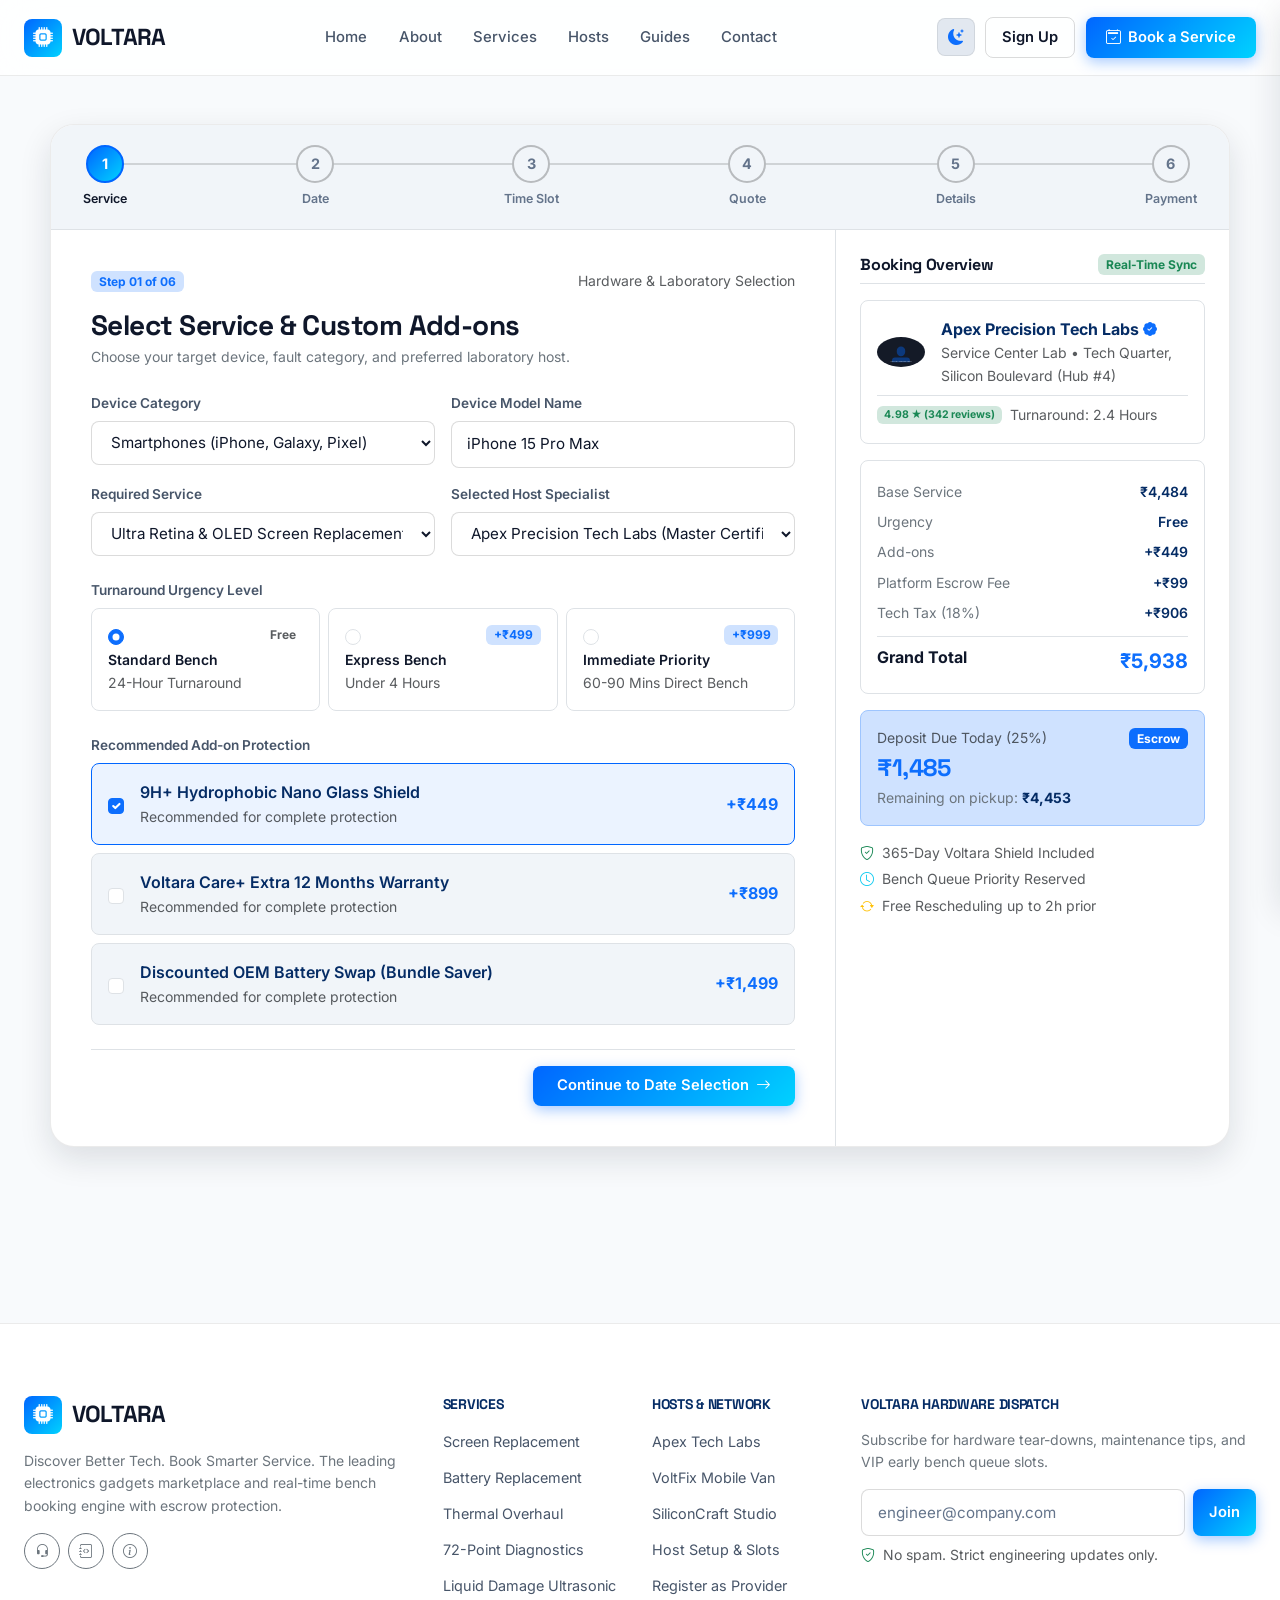
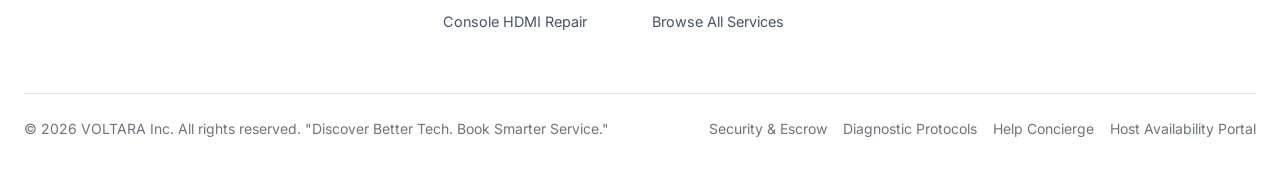
<file: booking.html>
<!DOCTYPE html>
<html lang="en" data-theme="dark">
<head>
  <meta charset="UTF-8">
  <meta name="viewport" content="width=device-width, initial-scale=1.0">
  <title>Book a Service — VOLTARA Real-Time Booking Engine</title>
  <meta name="description" content="Multi-step electronics service booking engine with real-time bench slots, instant quote breakdown, and 25% escrow deposit checkout.">
  
  <!-- Favicon matching Navbar Brand Icon exactly -->
  <link rel="icon" type="image/svg+xml" href="assets/images/favicon.svg">

  <link href="https://cdn.jsdelivr.net/npm/bootstrap@5.3.3/dist/css/bootstrap.min.css" rel="stylesheet">
  <link rel="stylesheet" href="https://cdn.jsdelivr.net/npm/bootstrap-icons@1.11.3/font/bootstrap-icons.min.css">
  
  <link rel="stylesheet" href="assets/css/theme.css">
  <link rel="stylesheet" href="assets/css/style.css">
  <link rel="stylesheet" href="assets/css/responsive.css">
</head>
<body class="booking-engine-root">

  <!-- Navbar -->
  <header class="voltara-navbar">
    <div class="container-custom h-100 d-flex align-items-center justify-content-between">
      <a href="index.html" class="brand-logo" aria-label="Voltara Home">
        <div class="brand-symbol"><i class="bi bi-cpu-fill"></i></div>
        <span class="brand-text">VOLTARA</span>
      </a>

      <nav class="d-none d-lg-block" aria-label="Main Navigation">
        <ul class="nav-menu-list">
          <li><a href="index.html" class="nav-link-custom">Home</a></li>
          <li><a href="about.html" class="nav-link-custom">About</a></li>
          <li><a href="explore.html" class="nav-link-custom">Services</a></li>
          <li><a href="host-profile.html?host=apex-lab" class="nav-link-custom">Hosts</a></li>
          <li><a href="guides.html" class="nav-link-custom">Guides</a></li>
          <li><a href="contact.html" class="nav-link-custom">Contact</a></li>
        </ul>
      </nav>

      <div class="nav-actions">
        <button type="button" class="theme-toggle-btn" aria-label="Toggle theme">
          <i class="bi bi-sun-fill text-warning"></i>
        </button>
        <a href="signup.html" class="btn-voltara-outline d-none d-lg-inline-flex py-2 px-3">
          <span>Sign Up</span>
        </a>
        <a href="booking.html" class="btn-voltara-primary d-none d-lg-inline-flex">
          <i class="bi bi-calendar2-check"></i> <span>Book a Service</span>
        </a>
        <button type="button" class="navbar-mobile-toggle btn btn-sm btn-outline-secondary d-lg-none d-flex align-items-center justify-content-center" style="width: 38px; height: 38px;" aria-label="Toggle navigation menu">
          <i class="bi bi-list fs-5"></i>
        </button>
      </div>
    </div>
  </header>

  <!-- Mobile Drawer / Menu Page (Exact same menus & buttons as navbar) -->
  <div class="mobile-drawer-backdrop"></div>
  <aside class="voltara-mobile-drawer" aria-label="Mobile Navigation">
    <div class="p-3 border-bottom border-subtle d-flex justify-content-between align-items-center">
      <div class="brand-logo">
        <div class="brand-symbol" style="width: 32px; height: 32px; font-size: 1rem;"><i class="bi bi-cpu-fill"></i></div>
        <span class="brand-text fs-5">VOLTARA</span>
      </div>
      <button type="button" class="mobile-drawer-close btn btn-sm btn-outline-secondary" aria-label="Close menu"><i class="bi bi-x-lg"></i></button>
    </div>
    <div class="p-3 d-flex flex-column gap-1">
      <a href="index.html" class="nav-link-custom py-2 px-3 rounded-2 fw-semibold">Home</a>
      <a href="about.html" class="nav-link-custom py-2 px-3 rounded-2 fw-semibold">About</a>
      <a href="explore.html" class="nav-link-custom py-2 px-3 rounded-2 fw-semibold">Services</a>
      <a href="host-profile.html?host=apex-lab" class="nav-link-custom py-2 px-3 rounded-2 fw-semibold">Hosts</a>
      <a href="guides.html" class="nav-link-custom py-2 px-3 rounded-2 fw-semibold">Guides</a>
      <a href="contact.html" class="nav-link-custom py-2 px-3 rounded-2 fw-semibold">Contact</a>
      <div class="border-top border-subtle mt-3 pt-3 d-flex flex-column gap-2">
        <a href="signup.html" class="btn-voltara-outline justify-content-center py-2"><i class="bi bi-person-plus me-1"></i> Sign Up</a>
        <a href="booking.html" class="btn-voltara-primary justify-content-center py-2"><i class="bi bi-calendar2-check me-1"></i> Book a Service</a>
      </div>
    </div>
  </aside>

  <!-- ==========================================================================
       MAIN BOOKING WIZARD CONTAINER
       ========================================================================== -->
  <main class="py-4 py-lg-5">
    <div class="container-custom">
      
      <!-- Stepper Card Wrapper -->
      <div class="booking-card-wrapper mb-5">
        
        <!-- STEPPER HEADER PROGRESS BAR -->
        <div class="booking-stepper-header">
          <ul class="booking-stepper-list">
            <li class="booking-step-item active" data-step="1">
              <div class="step-node">1</div>
              <div class="step-label">Service</div>
            </li>
            <li class="booking-step-item" data-step="2">
              <div class="step-node">2</div>
              <div class="step-label">Date</div>
            </li>
            <li class="booking-step-item" data-step="3">
              <div class="step-node">3</div>
              <div class="step-label">Time Slot</div>
            </li>
            <li class="booking-step-item" data-step="4">
              <div class="step-node">4</div>
              <div class="step-label">Quote</div>
            </li>
            <li class="booking-step-item" data-step="5">
              <div class="step-node">5</div>
              <div class="step-label">Details</div>
            </li>
            <li class="booking-step-item" data-step="6">
              <div class="step-node">6</div>
              <div class="step-label">Payment</div>
            </li>
          </ul>
        </div>

        <div class="row g-0">
          
          <!-- LEFT COLUMN: ACTIVE STEP PANEL (COL-LG-8) -->
          <div class="col-lg-8 border-end border-subtle">
            
            <!-- STEP 1: SERVICE & ADD-ONS -->
            <section class="booking-panel-step active" data-step="1">
              <div class="d-flex justify-content-between align-items-center mb-3">
                <span class="badge bg-primary-subtle text-primary">Step 01 of 06</span>
                <span class="small text-muted">Hardware & Laboratory Selection</span>
              </div>
              <h2 class="font-heading fw-bold fs-3 mb-1">Select Service & Custom Add-ons</h2>
              <p class="text-secondary small mb-4">Choose your target device, fault category, and preferred laboratory host.</p>

              <div class="row g-3 mb-4">
                <div class="col-md-6">
                  <label class="input-label-custom">Device Category</label>
                  <select id="bookingDeviceCategory" class="form-select-custom">
                    <option value="smartphones">Smartphones (iPhone, Galaxy, Pixel)</option>
                    <option value="laptops">Laptops & Workstations (MacBook, XPS)</option>
                    <option value="tablets">Tablets & iPads</option>
                    <option value="cameras">Cameras & Optics</option>
                    <option value="gaming">Gaming Consoles (PS5, Xbox, Switch)</option>
                    <option value="smarthome">Smart Home & Audio</option>
                  </select>
                </div>

                <div class="col-md-6">
                  <label class="input-label-custom">Device Model Name</label>
                  <input type="text" id="bookingDeviceModel" class="form-control-custom" value="Apple iPhone 15 Pro Max" placeholder="e.g. iPhone 15 Pro Max, MacBook M3 Max">
                </div>

                <div class="col-md-6">
                  <label class="input-label-custom">Required Service</label>
                  <select id="bookingServiceSelect" class="form-select-custom">
                    <option value="screen-replacement">Ultra Retina & OLED Screen Replacement</option>
                    <option value="battery-replacement">OEM High-Capacity Battery Replacement</option>
                    <option value="laptop-thermal-overhaul">Thermal Paste Overhaul & Fan De-dust</option>
                    <option value="device-diagnostics">Full 72-Point Hardware Diagnostic</option>
                    <option value="liquid-damage-ultrasonic">Ultrasonic Liquid Damage Rescue</option>
                    <option value="console-hdmi-repair">Console HDMI 2.1 Micro-Soldering</option>
                  </select>
                </div>

                <div class="col-md-6">
                  <label class="input-label-custom">Selected Host Specialist</label>
                  <select id="bookingHostSelect" class="form-select-custom">
                    <option value="apex-lab">Apex Precision Tech Labs (Master Certified Lab)</option>
                    <option value="volt-fix-mobile">VoltFix Mobile Techs (On-Demand Van)</option>
                    <option value="silicon-craft">SiliconCraft Rig Studio (Console & PC Master)</option>
                    <option value="optic-zenith">Zenith Optics & Sensor Works</option>
                    <option value="nexus-home">Nexus Smart Home & IoT Integrators</option>
                  </select>
                </div>
              </div>

              <!-- Urgency radio options -->
              <div class="mb-4">
                <label class="input-label-custom">Turnaround Urgency Level</label>
                <div class="row g-2">
                  <div class="col-sm-4">
                    <label class="d-flex flex-column p-3 rounded-3 bg-surface-subtle border border-subtle cursor-pointer h-100">
                      <div class="d-flex align-items-center justify-content-between mb-1">
                        <input type="radio" name="bookingUrgency" value="standard" class="form-check-input custom-check" checked>
                        <span class="badge bg-surface-subtle text-muted">Free</span>
                      </div>
                      <span class="fw-semibold small">Standard Bench</span>
                      <span class="small text-muted">24-Hour Turnaround</span>
                    </label>
                  </div>
                  <div class="col-sm-4">
                    <label class="d-flex flex-column p-3 rounded-3 bg-surface-subtle border border-subtle cursor-pointer h-100">
                      <div class="d-flex align-items-center justify-content-between mb-1">
                        <input type="radio" name="bookingUrgency" value="express" class="form-check-input custom-check">
                        <span class="badge bg-primary-subtle text-primary">+₹499</span>
                      </div>
                      <span class="fw-semibold small">Express Bench</span>
                      <span class="small text-muted">Under 4 Hours</span>
                    </label>
                  </div>
                  <div class="col-sm-4">
                    <label class="d-flex flex-column p-3 rounded-3 bg-surface-subtle border border-subtle cursor-pointer h-100">
                      <div class="d-flex align-items-center justify-content-between mb-1">
                        <input type="radio" name="bookingUrgency" value="rush" class="form-check-input custom-check">
                        <span class="badge bg-primary-subtle text-primary">+₹999</span>
                      </div>
                      <span class="fw-semibold small">Immediate Priority</span>
                      <span class="small text-muted">60-90 Mins Direct Bench</span>
                    </label>
                  </div>
                </div>
              </div>

              <!-- Add-ons selection list -->
              <div class="mb-4">
                <label class="input-label-custom">Recommended Add-on Protection</label>
                <div id="bookingAddonsContainer">
                  <!-- Populated dynamically via booking.js -->
                </div>
              </div>

              <div class="d-flex justify-content-end pt-3 border-top border-subtle">
                <button type="button" class="btn-voltara-primary py-2 px-4 btn-booking-next">
                  <span>Continue to Date Selection</span> <i class="bi bi-arrow-right"></i>
                </button>
              </div>
            </section>

            <!-- STEP 2: REAL-TIME CALENDAR DATE -->
            <section class="booking-panel-step" data-step="2">
              <div class="d-flex justify-content-between align-items-center mb-3">
                <span class="badge bg-primary-subtle text-primary">Step 02 of 06</span>
                <span class="small text-muted">Real-Time Schedule Matrix</span>
              </div>
              <h2 class="font-heading fw-bold fs-3 mb-1">Choose an Available Date</h2>
              <p class="text-secondary small mb-4">Select an active laboratory bench intake day. Colors indicate real-time slot density.</p>

              <!-- Dynamic Interactive Calendar Target -->
              <div id="bookingCalendarContainer" class="mb-4 p-3 rounded-3 bg-surface-elevated border border-subtle"></div>

              <div class="d-flex justify-content-between pt-3 border-top border-subtle">
                <button type="button" class="btn-voltara-outline py-2 px-3 btn-booking-prev">
                  <i class="bi bi-arrow-left"></i> Back
                </button>
                <button type="button" class="btn-voltara-primary py-2 px-4 btn-booking-next">
                  <span>Confirm Date & Pick Slot</span> <i class="bi bi-arrow-right"></i>
                </button>
              </div>
            </section>

            <!-- STEP 3: TIME SLOT SELECTION -->
            <section class="booking-panel-step" data-step="3">
              <div class="d-flex justify-content-between align-items-center mb-3">
                <span class="badge bg-primary-subtle text-primary">Step 03 of 06</span>
                <span class="small text-muted">Laboratory Bench Queue</span>
              </div>
              <h2 class="font-heading fw-bold fs-3 mb-1">Select Real-Time Bench Slot</h2>
              <p class="text-secondary small mb-4">Choose your preferred intake time on <strong id="selectedDateTimeSummary" class="text-primary-emphasis">Tomorrow</strong>.</p>

              <!-- Dynamic Time Slots Target -->
              <div id="bookingSlotsContainer" class="mb-4"></div>

              <div class="d-flex justify-content-between pt-3 border-top border-subtle">
                <button type="button" class="btn-voltara-outline py-2 px-3 btn-booking-prev">
                  <i class="bi bi-arrow-left"></i> Back to Calendar
                </button>
                <button type="button" class="btn-voltara-primary py-2 px-4 btn-booking-next">
                  <span>Review Transparent Quote</span> <i class="bi bi-arrow-right"></i>
                </button>
              </div>
            </section>

            <!-- STEP 4: QUOTE REVIEW & DEPOSIT BREAKDOWN -->
            <section class="booking-panel-step" data-step="4">
              <div class="d-flex justify-content-between align-items-center mb-3">
                <span class="badge bg-primary-subtle text-primary">Step 04 of 06</span>
                <span class="small text-muted">Upfront Price Guarantee</span>
              </div>
              <h2 class="font-heading fw-bold fs-3 mb-1">Itemized Transparent Quote</h2>
              <p class="text-secondary small mb-4">Review all diagnostic, parts, tax, and escrow deposit breakdown before entering contact details.</p>

              <!-- Dynamic Itemized Quote Target -->
              <div id="step4QuoteBreakdown"></div>

              <div class="d-flex justify-content-between pt-3 border-top border-subtle">
                <button type="button" class="btn-voltara-outline py-2 px-3 btn-booking-prev">
                  <i class="bi bi-arrow-left"></i> Change Slot
                </button>
                <button type="button" class="btn-voltara-primary py-2 px-4 btn-booking-next">
                  <span>Proceed to Contact Details</span> <i class="bi bi-arrow-right"></i>
                </button>
              </div>
            </section>

            <!-- STEP 5: CUSTOMER & DEVICE DETAILS -->
            <section class="booking-panel-step" data-step="5">
              <div class="d-flex justify-content-between align-items-center mb-3">
                <span class="badge bg-primary-subtle text-primary">Step 05 of 06</span>
                <span class="small text-muted">Customer & Hardware Intake</span>
              </div>
              <h2 class="font-heading fw-bold fs-3 mb-1">Customer & Device Details</h2>
              <p class="text-secondary small mb-4">Provide contact info and describe any specific symptoms or drop damage.</p>

              <div class="row g-3 mb-4">
                <div class="col-md-6">
                  <label class="input-label-custom">Full Name <span class="text-danger">*</span></label>
                  <input type="text" id="customerFullName" class="form-control-custom" value="Marcus Brody" required>
                </div>
                <div class="col-md-6">
                  <label class="input-label-custom">Email Address <span class="text-danger">*</span></label>
                  <input type="email" id="customerEmail" class="form-control-custom" value="marcus.brody@example.com" required>
                </div>
                <div class="col-md-6">
                  <label class="input-label-custom">Phone Number (SMS Slot Alerts) <span class="text-danger">*</span></label>
                  <input type="tel" id="customerPhone" class="form-control-custom" value="+1 (555) 389-2044" required>
                </div>
                <div class="col-md-6">
                  <label class="input-label-custom">Serial / IMEI (Optional)</label>
                  <input type="text" id="customerSerial" class="form-control-custom" placeholder="e.g. F2LZW098MD6T">
                </div>
                <div class="col-12">
                  <label class="input-label-custom">Symptom Description & Notes</label>
                  <textarea id="customerNotes" rows="3" class="form-control-custom" placeholder="Describe when the issue started, drop height, or liquid exposure details..."></textarea>
                </div>

                <!-- Drag & Drop Device Photos Mock -->
                <div class="col-12">
                  <label class="input-label-custom">Upload Device Photos (Optional)</label>
                  <div id="devicePhotoDropzone" class="p-4 rounded-3 bg-surface-subtle border border-dashed border-medium text-center cursor-pointer">
                    <i class="bi bi-cloud-arrow-up fs-2 text-primary mb-2 d-block"></i>
                    <div class="fw-semibold text-primary-emphasis small">Click to browse or drop damage photos here</div>
                    <div class="text-muted" style="font-size: 0.75rem;">PNG, JPG, HEIC up to 15MB</div>
                    <input type="file" id="devicePhotoInput" class="d-none" multiple accept="image/*">
                  </div>
                  <div id="devicePhotoPreviews" class="d-flex flex-wrap gap-2 mt-2"></div>
                </div>
              </div>

              <div class="d-flex justify-content-between pt-3 border-top border-subtle">
                <button type="button" class="btn-voltara-outline py-2 px-3 btn-booking-prev">
                  <i class="bi bi-arrow-left"></i> Back to Quote
                </button>
                <button type="button" class="btn-voltara-primary py-2 px-4 btn-booking-next">
                  <span>Continue to Secure Deposit</span> <i class="bi bi-arrow-right"></i>
                </button>
              </div>
            </section>

            <!-- STEP 6: SECURE DEPOSIT PAYMENT UI -->
            <section class="booking-panel-step" data-step="6">
              <div class="d-flex justify-content-between align-items-center mb-3">
                <span class="badge bg-success-subtle text-success">Step 06 of 06 • Final Step</span>
                <span class="small text-muted"><i class="bi bi-shield-check"></i> 100% Escrow Protected</span>
              </div>
              <h2 class="font-heading fw-bold fs-3 mb-1">Secure Deposit Payment</h2>
              <p class="text-secondary small mb-4">Pay your <strong class="text-primary live-deposit-pct">25%</strong> deposit of <strong class="text-primary fs-5" id="step6DepositAmountText">₹1,312</strong> to lock your bench queue. Remaining balance is settled after inspection.</p>

              <!-- Payment Method Switcher Tabs -->
              <div class="row g-2 mb-4">
                <div class="col-4">
                  <div class="payment-method-selector active text-center" data-method="card">
                    <i class="bi bi-credit-card-2-front fs-4 text-primary d-block mb-1"></i>
                    <span class="fw-semibold small">Card</span>
                  </div>
                </div>
                <div class="col-4">
                  <div class="payment-method-selector text-center" data-method="upi">
                    <i class="bi bi-qr-code-scan fs-4 text-info d-block mb-1"></i>
                    <span class="fw-semibold small">UPI / QR</span>
                  </div>
                </div>
                <div class="col-4">
                  <div class="payment-method-selector text-center" data-method="wallet">
                    <i class="bi bi-wallet2 fs-4 text-success d-block mb-1"></i>
                    <span class="fw-semibold small">Instant Pay</span>
                  </div>
                </div>
              </div>

              <!-- VIEW 1: Credit / Debit Card -->
              <div class="payment-method-view" data-method="card">
                <!-- Virtual Interactive Card Graphic -->
                <div class="virtual-card-preview mx-auto">
                  <div class="d-flex justify-content-between align-items-center">
                    <span class="fw-bold fs-6">VOLTARA ESCROW</span>
                    <i class="bi bi-wifi fs-4"></i>
                  </div>
                  <div class="fs-4 font-mono letter-spacing-2 my-2">•••• •••• •••• 8842</div>
                  <div class="d-flex justify-content-between align-items-end small">
                    <div>
                      <div class="text-muted" style="font-size: 0.65rem;">CARD HOLDER</div>
                      <div class="fw-semibold">MARCUS BRODY</div>
                    </div>
                    <div>
                      <div class="text-muted" style="font-size: 0.65rem;">EXPIRES</div>
                      <div class="fw-semibold">08/29</div>
                    </div>
                    <i class="bi bi-credit-card fs-3"></i>
                  </div>
                </div>

                <div class="row g-3 mb-4">
                  <div class="col-12">
                    <label class="input-label-custom">Card Number</label>
                    <input type="text" class="form-control-custom font-mono" value="4532 8920 1823 8842" placeholder="4000 0000 0000 0000">
                  </div>
                  <div class="col-6">
                    <label class="input-label-custom">Expiry Date</label>
                    <input type="text" class="form-control-custom font-mono" value="08/29" placeholder="MM/YY">
                  </div>
                  <div class="col-6">
                    <label class="input-label-custom">CVV / CVC</label>
                    <input type="password" class="form-control-custom font-mono" value="884" placeholder="123" maxlength="4">
                  </div>
                  <div class="col-12">
                    <label class="input-label-custom">Cardholder Name</label>
                    <input type="text" class="form-control-custom" value="Marcus Brody">
                  </div>
                </div>
              </div>

              <!-- VIEW 2: UPI / QR Code -->
              <div class="payment-method-view d-none text-center py-3" data-method="upi">
                <div class="p-3 d-inline-block bg-white rounded-3 shadow mb-3">
                  <i class="bi bi-qr-code text-dark" style="font-size: 130px; line-height: 1;"></i>
                </div>
                <div class="fw-bold text-primary-emphasis mb-1">Scan to Pay 25% Deposit with Any UPI App</div>
                <div class="small text-muted mb-3">Google Pay • PhonePe • Paytm • BHIM • CRED</div>
                <div class="max-w-400 mx-auto">
                  <div class="input-group">
                    <span class="input-group-text bg-surface-subtle border-medium text-muted">UPI ID</span>
                    <input type="text" class="form-control form-control-custom" value="voltara.escrow@icici" readonly>
                  </div>
                </div>
              </div>

              <!-- VIEW 3: Instant Wallet -->
              <div class="payment-method-view d-none py-3" data-method="wallet">
                <div class="d-flex flex-column gap-2 max-w-400 mx-auto">
                  <button type="button" class="btn btn-dark border border-subtle py-3 rounded-3 d-flex justify-content-center align-items-center gap-2">
                    <i class="bi bi-apple fs-5"></i> Pay with Apple Pay
                  </button>
                  <button type="button" class="btn btn-dark border border-subtle py-3 rounded-3 d-flex justify-content-center align-items-center gap-2">
                    <i class="bi bi-google fs-5"></i> Pay with Google Pay
                  </button>
                  <button type="button" class="btn btn-dark border border-subtle py-3 rounded-3 d-flex justify-content-center align-items-center gap-2">
                    <i class="bi bi-bank fs-5"></i> NetBanking Direct
                  </button>
                </div>
              </div>

              <!-- Escrow Guarantee Box -->
              <div class="p-3 rounded-3 bg-surface-subtle border border-subtle mb-4 d-flex align-items-start gap-3">
                <i class="bi bi-shield-lock-fill text-success fs-3"></i>
                <div class="small text-secondary">
                  <strong class="text-primary-emphasis d-block">Voltara Escrow Protection Protocol</strong>
                  Your deposit is held in a protected escrow vault. The host does not receive final funds until your repair is fully bench-tested, calibrated, and authorized by you.
                </div>
              </div>

              <div class="d-flex justify-content-between pt-3 border-top border-subtle">
                <button type="button" class="btn-voltara-outline py-2 px-3 btn-booking-prev">
                  <i class="bi bi-arrow-left"></i> Back to Details
                </button>
                <button type="button" id="btnSubmitDepositPayment" class="btn-voltara-primary py-3 px-4 fs-6">
                  <i class="bi bi-lock-fill"></i> Pay Deposit & Confirm Slot
                </button>
              </div>
            </section>

          </div>

          <!-- RIGHT COLUMN: LIVE REAL-TIME BOOKING SUMMARY (COL-LG-4) -->
          <div class="col-lg-4 p-4 bg-surface-elevated">
            
            <div class="d-flex justify-content-between align-items-center mb-3 pb-2 border-bottom border-subtle">
              <h5 class="font-heading fw-bold mb-0 fs-6">Booking Overview</h5>
              <span class="badge bg-success-subtle text-success small">Real-Time Sync</span>
            </div>

            <!-- Assigned Host Card Preview -->
            <div id="bookingSelectedHostPreview" class="p-3 rounded-3 bg-surface-subtle border border-subtle mb-3">
              <!-- Populated via booking.js -->
            </div>

            <!-- Summary Breakdown -->
            <div class="p-3 rounded-3 bg-surface-subtle border border-subtle mb-3">
              <div class="d-flex justify-content-between py-1 small text-secondary">
                <span>Base Service</span>
                <span class="fw-semibold text-primary-emphasis live-quote-base">₹3,899</span>
              </div>
              <div class="d-flex justify-content-between py-1 small text-secondary">
                <span>Urgency</span>
                <span class="fw-semibold text-primary-emphasis live-quote-urgency">Free</span>
              </div>
              <div class="d-flex justify-content-between py-1 small text-secondary">
                <span>Add-ons</span>
                <span class="fw-semibold text-primary-emphasis live-quote-addons">+₹449</span>
              </div>
              <div class="d-flex justify-content-between py-1 small text-secondary">
                <span>Platform Escrow Fee</span>
                <span class="fw-semibold text-primary-emphasis live-quote-fee">+₹99</span>
              </div>
              <div class="d-flex justify-content-between py-1 small text-secondary">
                <span>Tech Tax (18%)</span>
                <span class="fw-semibold text-primary-emphasis live-quote-tax">+₹799</span>
              </div>
              <div class="d-flex justify-content-between pt-2 mt-2 border-top border-subtle fw-bold">
                <span class="fs-6">Grand Total</span>
                <span class="fs-5 text-primary live-quote-total">₹5,246</span>
              </div>
            </div>

            <!-- Deposit Summary Card -->
            <div class="deposit-summary-card p-3 rounded-3 bg-primary-subtle border border-primary-subtle mb-3">
              <div class="d-flex justify-content-between align-items-center mb-1">
                <span class="small text-muted">Deposit Due Today (<span class="live-deposit-pct">25%</span>)</span>
                <span class="badge bg-primary text-white">Escrow</span>
              </div>
              <div class="fs-4 font-heading fw-bold text-primary live-quote-deposit">₹1,312</div>
              <div class="small text-secondary mt-1">Remaining on pickup: <strong class="text-primary-emphasis live-quote-remaining">₹3,934</strong></div>
            </div>

            <div class="small text-muted d-flex flex-column gap-1">
              <div><i class="bi bi-shield-check text-success me-1"></i> 365-Day Voltara Shield Included</div>
              <div><i class="bi bi-clock text-info me-1"></i> Bench Queue Priority Reserved</div>
              <div><i class="bi bi-arrow-repeat text-warning me-1"></i> Free Rescheduling up to 2h prior</div>
            </div>

          </div>

        </div>
      </div>

    </div>
  </main>

  <!-- ==========================================================================
       CONSISTENT VOLTARA FOOTER
       ========================================================================== -->
  <footer class="voltara-footer">
    <div class="container-custom">
      <div class="row g-4 mb-5">
        <!-- Brand Col -->
        <div class="col-lg-4">
          <a href="index.html" class="brand-logo mb-3" aria-label="Voltara Home">
            <div class="brand-symbol">
              <i class="bi bi-cpu-fill"></i>
            </div>
            <span class="brand-text">VOLTARA</span>
          </a>
          <p class="text-secondary small mb-3">
            Discover Better Tech. Book Smarter Service. The leading electronics gadgets marketplace and real-time bench booking engine with escrow protection.
          </p>
          <div class="d-flex gap-2">
            <a href="contact.html" class="btn btn-sm btn-outline-secondary rounded-circle d-flex align-items-center justify-content-center" style="width: 36px; height: 36px;" aria-label="Support"><i class="bi bi-headset"></i></a>
            <a href="guides.html" class="btn btn-sm btn-outline-secondary rounded-circle d-flex align-items-center justify-content-center" style="width: 36px; height: 36px;" aria-label="Guides"><i class="bi bi-journal-code"></i></a>
            <a href="about.html" class="btn btn-sm btn-outline-secondary rounded-circle d-flex align-items-center justify-content-center" style="width: 36px; height: 36px;" aria-label="About"><i class="bi bi-info-circle"></i></a>
          </div>
        </div>

        <!-- Col 2: Services -->
        <div class="col-6 col-lg-2">
          <h6 class="font-heading fw-bold mb-3 text-primary-emphasis text-uppercase small letter-spacing-1">Services</h6>
          <ul class="footer-link-group">
            <li><a href="service-details.html?service=screen-replacement">Screen Replacement</a></li>
            <li><a href="service-details.html?service=battery-replacement">Battery Replacement</a></li>
            <li><a href="service-details.html?service=laptop-thermal-overhaul">Thermal Overhaul</a></li>
            <li><a href="service-details.html?service=device-diagnostics">72-Point Diagnostics</a></li>
            <li><a href="service-details.html?service=liquid-damage-ultrasonic">Liquid Damage Ultrasonic</a></li>
            <li><a href="service-details.html?service=console-hdmi-repair">Console HDMI Repair</a></li>
          </ul>
        </div>

        <!-- Col 3: Hosts & Network -->
        <div class="col-6 col-lg-2">
          <h6 class="font-heading fw-bold mb-3 text-primary-emphasis text-uppercase small letter-spacing-1">Hosts & Network</h6>
          <ul class="footer-link-group">
            <li><a href="host-profile.html?host=apex-lab">Apex Tech Labs</a></li>
            <li><a href="host-profile.html?host=volt-fix-mobile">VoltFix Mobile Van</a></li>
            <li><a href="host-profile.html?host=silicon-craft">SiliconCraft Studio</a></li>
            <li><a href="host-setup.html">Host Setup & Slots</a></li>
            <li><a href="signup.html">Register as Provider</a></li>
            <li><a href="explore.html">Browse All Services</a></li>
          </ul>
        </div>

        <!-- Col 4: Dispatch Newsletter -->
        <div class="col-lg-4">
          <h6 class="font-heading fw-bold mb-3 text-primary-emphasis text-uppercase small letter-spacing-1">Voltara Hardware Dispatch</h6>
          <p class="text-secondary small mb-3">Subscribe for hardware tear-downs, maintenance tips, and VIP early bench queue slots.</p>
          <form class="newsletter-form d-flex gap-2">
            <input type="email" class="form-control-custom" placeholder="engineer@company.com" required>
            <button type="submit" class="btn-voltara-primary px-3">Join</button>
          </form>
          <div class="small text-muted mt-2"><i class="bi bi-shield-check text-success me-1"></i> No spam. Strict engineering updates only.</div>
        </div>
      </div>

      <!-- Bottom Bar -->
      <div class="pt-4 border-top border-subtle d-flex flex-wrap justify-content-between align-items-center gap-3 small text-secondary">
        <div>
          © 2026 VOLTARA Inc. All rights reserved. "Discover Better Tech. Book Smarter Service."
        </div>
        <div class="d-flex gap-3">
          <a href="about.html" class="text-secondary">Security & Escrow</a>
          <a href="guides.html" class="text-secondary">Diagnostic Protocols</a>
          <a href="contact.html" class="text-secondary">Help Concierge</a>
          <a href="host-setup.html" class="text-secondary">Host Availability Portal</a>
        </div>
      </div>
    </div>
  </footer>

  <!-- Back to Top Button -->
  <button type="button" class="voltara-back-to-top" id="voltaraBackToTop" aria-label="Back to top">
    <i class="bi bi-arrow-up-short"></i>
  </button>

  <!-- Scripts -->
  <script src="https://cdn.jsdelivr.net/npm/bootstrap@5.3.3/dist/js/bootstrap.bundle.min.js"></script>
  <script src="assets/js/data.js"></script>
  <script src="assets/js/theme.js"></script>
  <script src="assets/js/pricing.js"></script>
  <script src="assets/js/calendar.js"></script>
  <script src="assets/js/booking.js"></script>
  <script src="assets/js/main.js"></script>
</body>
</html>
</file>
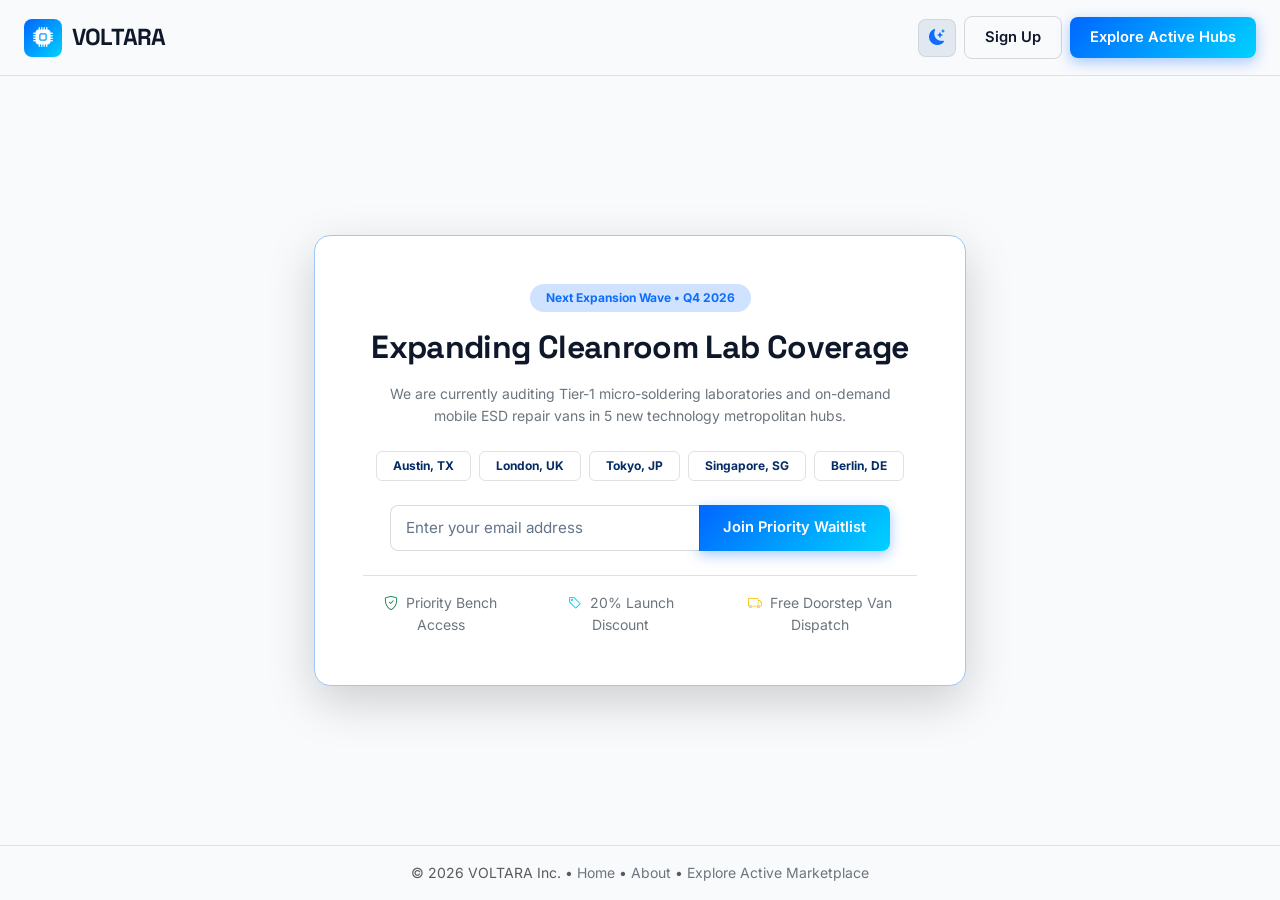
<file: coming-soon.html>
<!DOCTYPE html>
<html lang="en" data-theme="dark">
<head>
  <meta charset="UTF-8">
  <meta name="viewport" content="width=device-width, initial-scale=1.0">
  <title>Expanding to New Tech Hubs — VOLTARA</title>
  <meta name="description" content="VOLTARA is expanding cleanroom lab networks and on-demand mobile repair vans to new cities. Reserve VIP priority bench access.">
  
  <!-- Favicon matching Navbar Brand Icon exactly -->
  <link rel="icon" type="image/svg+xml" href="assets/images/favicon.svg">

  <link href="https://cdn.jsdelivr.net/npm/bootstrap@5.3.3/dist/css/bootstrap.min.css" rel="stylesheet">
  <link rel="stylesheet" href="https://cdn.jsdelivr.net/npm/bootstrap-icons@1.11.3/font/bootstrap-icons.min.css">
  
  <link rel="stylesheet" href="assets/css/theme.css">
  <link rel="stylesheet" href="assets/css/style.css">
  <link rel="stylesheet" href="assets/css/responsive.css">
</head>
<body class="d-flex flex-column min-vh-100 justify-content-between">

  <!-- Header -->
  <header class="py-3 border-bottom border-subtle">
    <div class="container-custom d-flex justify-content-between align-items-center">
      <a href="index.html" class="brand-logo" aria-label="Voltara Home">
        <div class="brand-symbol"><i class="bi bi-cpu-fill"></i></div>
        <span class="brand-text">VOLTARA</span>
      </a>

      <div class="d-flex align-items-center gap-2">
        <button type="button" class="theme-toggle-btn" aria-label="Toggle theme">
          <i class="bi bi-sun-fill text-warning"></i>
        </button>
        <a href="signup.html" class="btn-voltara-outline btn-sm">Sign Up</a>
        <a href="index.html" class="btn-voltara-primary btn-sm">Explore Active Hubs</a>
      </div>
    </div>
  </header>

  <!-- Coming Soon Main Content -->
  <main class="py-5 flex-grow-1 d-flex align-items-center">
    <div class="container-custom max-w-700 mx-auto text-center">
      <div class="voltara-card bg-surface-elevated p-4 p-md-5 border border-primary-subtle rounded-4 shadow-lg">
        
        <span class="badge bg-primary-subtle text-primary py-2 px-3 rounded-pill mb-3">Next Expansion Wave • Q4 2026</span>
        <h1 class="font-heading fw-bold fs-2 mb-3">Expanding Cleanroom Lab Coverage</h1>
        <p class="text-secondary small mb-4 mx-auto" style="max-width: 540px;">
          We are currently auditing Tier-1 micro-soldering laboratories and on-demand mobile ESD repair vans in 5 new technology metropolitan hubs.
        </p>

        <!-- Cities Grid -->
        <div class="d-flex flex-wrap justify-content-center gap-2 mb-4">
          <span class="badge bg-surface-subtle text-primary-emphasis border border-subtle py-2 px-3">Austin, TX</span>
          <span class="badge bg-surface-subtle text-primary-emphasis border border-subtle py-2 px-3">London, UK</span>
          <span class="badge bg-surface-subtle text-primary-emphasis border border-subtle py-2 px-3">Tokyo, JP</span>
          <span class="badge bg-surface-subtle text-primary-emphasis border border-subtle py-2 px-3">Singapore, SG</span>
          <span class="badge bg-surface-subtle text-primary-emphasis border border-subtle py-2 px-3">Berlin, DE</span>
        </div>

        <!-- VIP Waitlist Form -->
        <form class="newsletter-form max-w-500 mx-auto mb-4" onsubmit="event.preventDefault(); VoltaraToast.show({ title: 'VIP Reserved', message: 'You will receive priority queue access when your city goes live.', type: 'success' });">
          <div class="input-group">
            <input type="email" class="form-control form-control-custom" placeholder="Enter your email address" required>
            <button class="btn-voltara-primary px-4" type="submit">Join Priority Waitlist</button>
          </div>
        </form>

        <div class="d-flex justify-content-center align-items-center gap-4 text-secondary small pt-3 border-top border-subtle">
          <div><i class="bi bi-shield-check text-success me-1"></i> Priority Bench Access</div>
          <div><i class="bi bi-tag text-info me-1"></i> 20% Launch Discount</div>
          <div><i class="bi bi-truck text-warning me-1"></i> Free Doorstep Van Dispatch</div>
        </div>

      </div>
    </div>
  </main>

  <!-- Footer -->
  <footer class="py-3 border-top border-subtle text-center small text-muted">
    <div class="container-custom">
      © 2026 VOLTARA Inc. • <a href="index.html" class="text-secondary">Home</a> • <a href="about.html" class="text-secondary">About</a> • <a href="explore.html" class="text-secondary">Explore Active Marketplace</a>
    </div>
  </footer>

  <!-- Back to Top Button -->
  <button type="button" class="voltara-back-to-top" id="voltaraBackToTop" aria-label="Back to top">
    <i class="bi bi-arrow-up-short"></i>
  </button>

  <script src="https://cdn.jsdelivr.net/npm/bootstrap@5.3.3/dist/js/bootstrap.bundle.min.js"></script>
  <script src="assets/js/theme.js"></script>
  <script src="assets/js/main.js"></script>
</body>
</html>
</file>
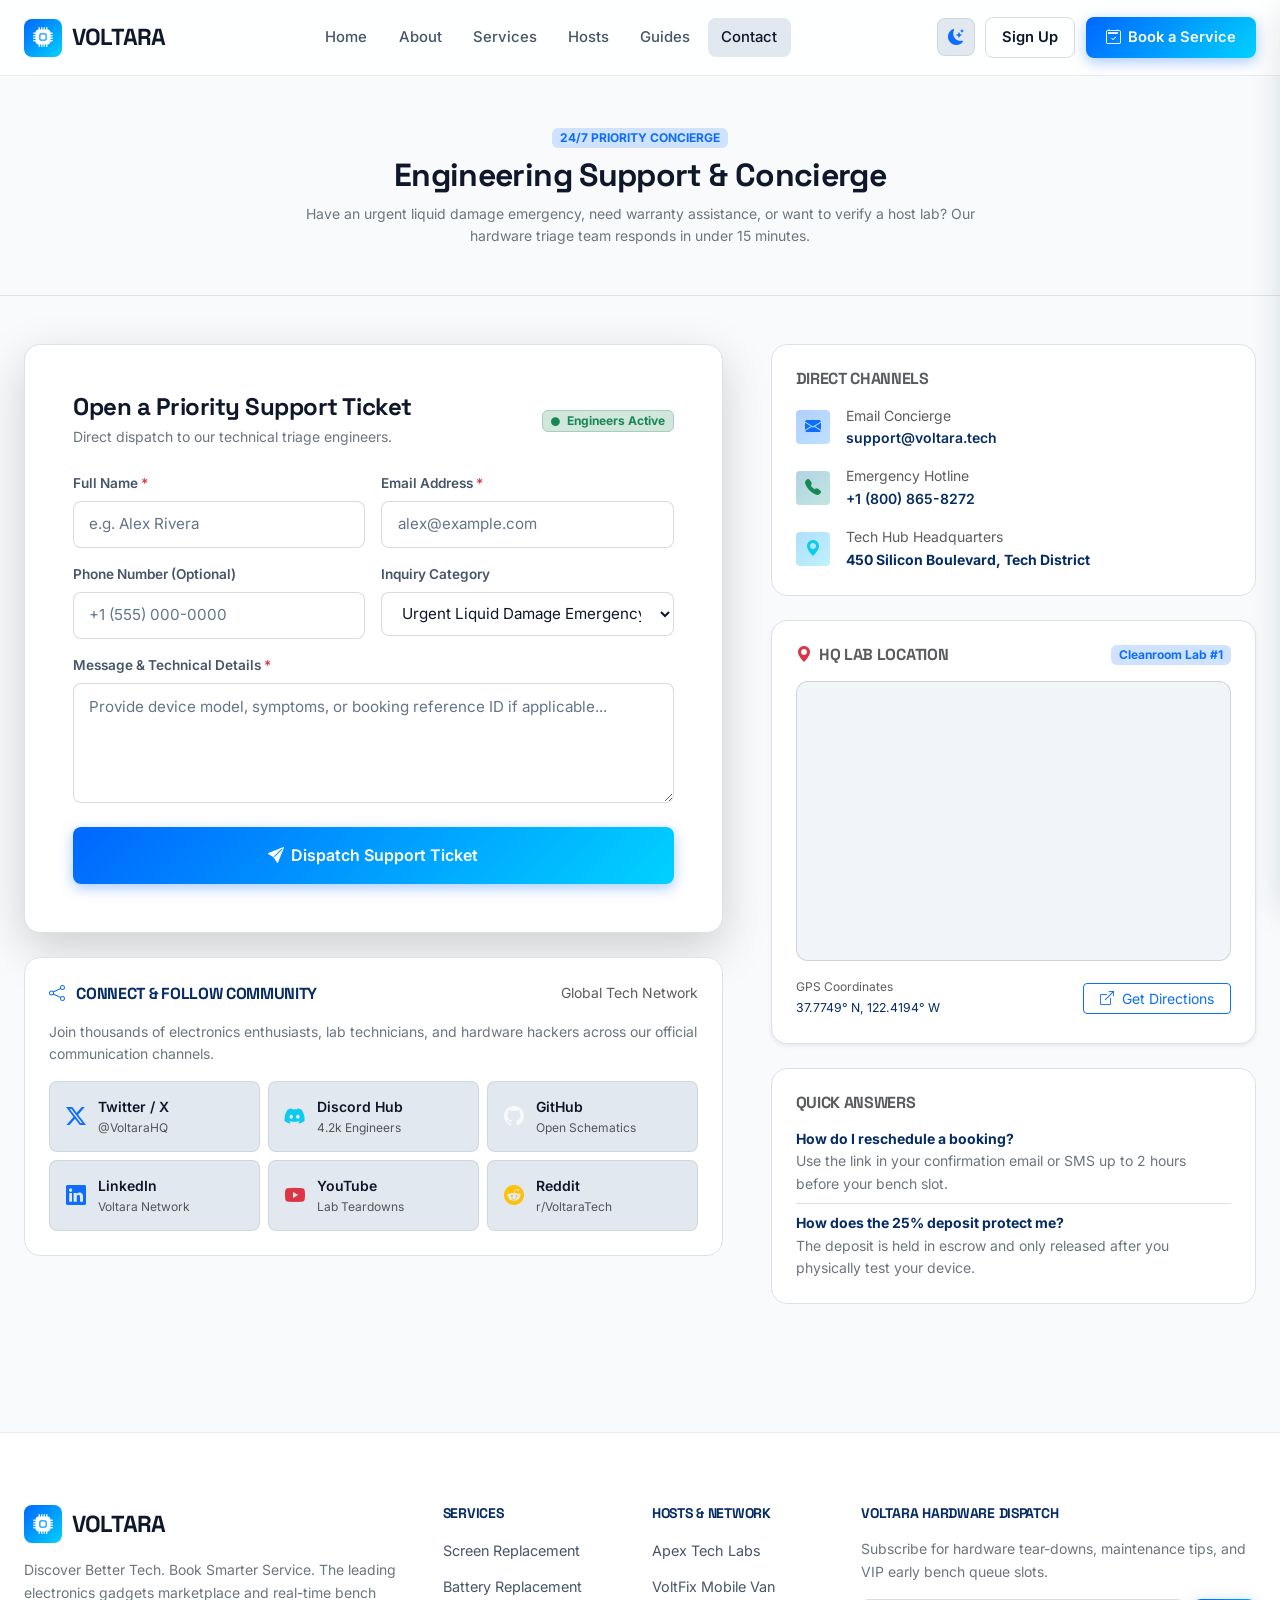
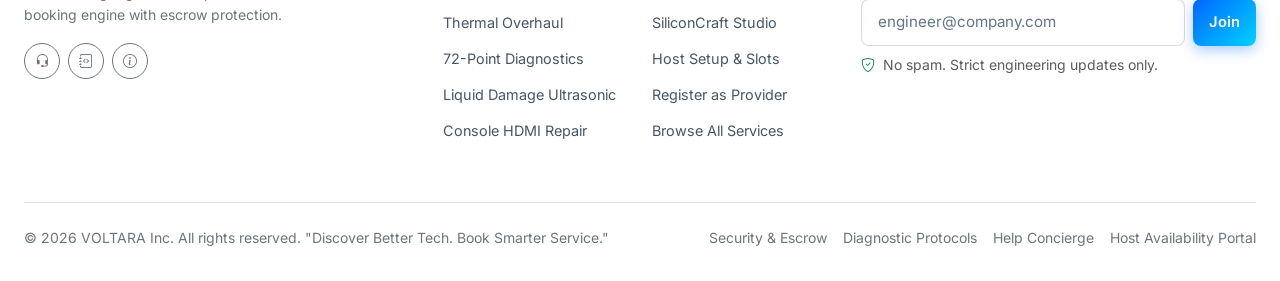
<file: contact.html>
<!DOCTYPE html>
<html lang="en" data-theme="dark">
<head>
  <meta charset="UTF-8">
  <meta name="viewport" content="width=device-width, initial-scale=1.0">
  <title>Contact Engineering Concierge — VOLTARA</title>
  <meta name="description" content="Reach the VOLTARA technical support concierge for urgent service triage, warranty claims, or host laboratory partnership.">
  
  <!-- Favicon matching Navbar Brand Icon exactly -->
  <link rel="icon" type="image/svg+xml" href="assets/images/favicon.svg">

  <!-- Bootstrap 5 CSS & Bootstrap Icons -->
  <link href="https://cdn.jsdelivr.net/npm/bootstrap@5.3.3/dist/css/bootstrap.min.css" rel="stylesheet">
  <link rel="stylesheet" href="https://cdn.jsdelivr.net/npm/bootstrap-icons@1.11.3/font/bootstrap-icons.min.css">
  
  <!-- Voltara Styles -->
  <link rel="stylesheet" href="assets/css/theme.css">
  <link rel="stylesheet" href="assets/css/style.css">
  <link rel="stylesheet" href="assets/css/responsive.css">
</head>
<body>

  <!-- ==========================================================================
       PRIMARY NAVBAR
       ========================================================================== -->
  <header class="voltara-navbar">
    <div class="container-custom h-100 d-flex align-items-center justify-content-between">
      
      <!-- Left: Logo -->
      <a href="index.html" class="brand-logo" aria-label="Voltara Home">
        <div class="brand-symbol">
          <i class="bi bi-cpu-fill"></i>
        </div>
        <span class="brand-text">VOLTARA</span>
      </a>

      <!-- Center: Main Navigation (No Dropdowns) -->
      <nav class="d-none d-lg-block" aria-label="Main Navigation">
        <ul class="nav-menu-list">
          <li><a href="index.html" class="nav-link-custom">Home</a></li>
          <li><a href="about.html" class="nav-link-custom">About</a></li>
          <li><a href="explore.html" class="nav-link-custom">Services</a></li>
          <li><a href="host-profile.html?host=apex-lab" class="nav-link-custom">Hosts</a></li>
          <li><a href="guides.html" class="nav-link-custom">Guides</a></li>
          <li><a href="contact.html" class="nav-link-custom active">Contact</a></li>
        </ul>
      </nav>

      <!-- Right: Theme Toggle & Primary CTA -->
      <div class="nav-actions">
        <!-- Theme Toggle -->
        <button type="button" class="theme-toggle-btn" aria-label="Toggle theme">
          <i class="bi bi-sun-fill text-warning"></i>
        </button>

        <a href="signup.html" class="btn-voltara-outline d-none d-lg-inline-flex py-2 px-3">
          <span>Sign Up</span>
        </a>

        <!-- Primary CTA -->
        <a href="booking.html" class="btn-voltara-primary d-none d-lg-inline-flex">
          <i class="bi bi-calendar2-check"></i>
          <span>Book a Service</span>
        </a>

        <!-- Mobile & Tab Hamburger Toggle -->
        <button type="button" class="navbar-mobile-toggle btn btn-sm btn-outline-secondary d-lg-none d-flex align-items-center justify-content-center" style="width: 38px; height: 38px;" aria-label="Toggle navigation menu">
          <i class="bi bi-list fs-5"></i>
        </button>
      </div>

    </div>
  </header>

  <!-- ==========================================================================
       MOBILE DRAWER / MENU PAGE (Exact same menus & buttons as navbar)
       ========================================================================== -->
  <div class="mobile-drawer-backdrop"></div>
  <aside class="voltara-mobile-drawer" aria-label="Mobile Navigation">
    <div class="p-3 border-bottom border-subtle d-flex justify-content-between align-items-center">
      <div class="brand-logo">
        <div class="brand-symbol" style="width: 32px; height: 32px; font-size: 1rem;"><i class="bi bi-cpu-fill"></i></div>
        <span class="brand-text fs-5">VOLTARA</span>
      </div>
      <button type="button" class="mobile-drawer-close btn btn-sm btn-outline-secondary" aria-label="Close menu"><i class="bi bi-x-lg"></i></button>
    </div>
    <div class="p-3 d-flex flex-column gap-1">
      <a href="index.html" class="nav-link-custom py-2 px-3 rounded-2 fw-semibold">Home</a>
      <a href="about.html" class="nav-link-custom py-2 px-3 rounded-2 fw-semibold">About</a>
      <a href="explore.html" class="nav-link-custom py-2 px-3 rounded-2 fw-semibold">Services</a>
      <a href="host-profile.html?host=apex-lab" class="nav-link-custom py-2 px-3 rounded-2 fw-semibold">Hosts</a>
      <a href="guides.html" class="nav-link-custom py-2 px-3 rounded-2 fw-semibold">Guides</a>
      <a href="contact.html" class="nav-link-custom py-2 px-3 rounded-2 fw-semibold active">Contact</a>
      <div class="border-top border-subtle mt-3 pt-3 d-flex flex-column gap-2">
        <a href="signup.html" class="btn-voltara-outline justify-content-center py-2"><i class="bi bi-person-plus me-1"></i> Sign Up</a>
        <a href="booking.html" class="btn-voltara-primary justify-content-center py-2"><i class="bi bi-calendar2-check me-1"></i> Book a Service</a>
      </div>
    </div>
  </aside>

  <!-- Hero Section -->
  <section class="py-5 bg-surface-subtle border-bottom border-subtle">
    <div class="container-custom text-center">
      <div class="max-w-700 mx-auto">
        <span class="badge bg-primary-subtle text-primary text-uppercase letter-spacing-1 mb-2">24/7 Priority Concierge</span>
        <h1 class="font-heading fw-bold fs-2 mb-2">Engineering Support & Concierge</h1>
        <p class="text-secondary small mb-0">Have an urgent liquid damage emergency, need warranty assistance, or want to verify a host lab? Our hardware triage team responds in under 15 minutes.</p>
      </div>
    </div>
  </section>

  <!-- Main Contact Container -->
  <main class="py-5">
    <div class="container-custom">
      <div class="row g-5">
        
        <!-- Left: Contact Form -->
        <div class="col-lg-7">
          <div class="voltara-card bg-surface-elevated p-4 p-md-5 border border-subtle rounded-4 shadow-lg mb-4">
            <div class="d-flex align-items-center justify-content-between mb-4">
              <div>
                <h3 class="font-heading fw-bold fs-4 mb-1">Open a Priority Support Ticket</h3>
                <p class="text-secondary small mb-0">Direct dispatch to our technical triage engineers.</p>
              </div>
              <span class="badge bg-success-subtle text-success border border-success-subtle py-1 px-2 small">
                <i class="bi bi-circle-fill me-1" style="font-size: 0.55rem;"></i> Engineers Active
              </span>
            </div>

            <form id="voltaraContactForm">
              <div class="row g-3 mb-3">
                <div class="col-md-6">
                  <label class="input-label-custom" for="contactName">Full Name <span class="text-danger">*</span></label>
                  <input type="text" id="contactName" class="form-control-custom" placeholder="e.g. Alex Rivera" required>
                </div>
                <div class="col-md-6">
                  <label class="input-label-custom" for="contactEmail">Email Address <span class="text-danger">*</span></label>
                  <input type="email" id="contactEmail" class="form-control-custom" placeholder="alex@example.com" required>
                </div>
                <div class="col-md-6">
                  <label class="input-label-custom" for="contactPhone">Phone Number (Optional)</label>
                  <input type="tel" id="contactPhone" class="form-control-custom" placeholder="+1 (555) 000-0000">
                </div>
                <div class="col-md-6">
                  <label class="input-label-custom" for="contactCategory">Inquiry Category</label>
                  <select id="contactCategory" class="form-select-custom">
                    <option value="emergency">Urgent Liquid Damage Emergency</option>
                    <option value="booking">Existing Booking Inquiry</option>
                    <option value="warranty">365-Day Voltara Care Claim</option>
                    <option value="host">Host Provider Onboarding</option>
                    <option value="general">General Marketplace Question</option>
                  </select>
                </div>
                <div class="col-12">
                  <label class="input-label-custom" for="contactMessage">Message & Technical Details <span class="text-danger">*</span></label>
                  <textarea id="contactMessage" rows="4" class="form-control-custom" placeholder="Provide device model, symptoms, or booking reference ID if applicable..." required></textarea>
                </div>
              </div>

              <button type="submit" class="btn-voltara-primary py-3 px-4 fs-6 w-100 justify-content-center">
                <i class="bi bi-send-fill"></i> Dispatch Support Ticket
              </button>
            </form>
          </div>

          <!-- Social Channels & Community Card -->
          <div class="voltara-card bg-surface-elevated p-4 border border-subtle rounded-4">
            <div class="d-flex align-items-center justify-content-between mb-3">
              <h5 class="font-heading fw-bold fs-6 mb-0 text-uppercase letter-spacing-1 text-primary-emphasis">
                <i class="bi bi-share me-2 text-primary"></i> Connect & Follow Community
              </h5>
              <span class="small text-muted">Global Tech Network</span>
            </div>
            <p class="text-secondary small mb-3">Join thousands of electronics enthusiasts, lab technicians, and hardware hackers across our official communication channels.</p>
            
            <div class="row g-2">
              <div class="col-sm-6 col-md-4">
                <a href="https://twitter.com" target="_blank" rel="noopener" class="contact-social-card" aria-label="Twitter / X">
                  <i class="bi bi-twitter-x fs-5 text-primary"></i>
                  <div>
                    <div class="fw-semibold small">Twitter / X</div>
                    <div class="text-muted" style="font-size: 0.75rem;">@VoltaraHQ</div>
                  </div>
                </a>
              </div>
              <div class="col-sm-6 col-md-4">
                <a href="https://discord.com" target="_blank" rel="noopener" class="contact-social-card" aria-label="Discord">
                  <i class="bi bi-discord fs-5 text-info"></i>
                  <div>
                    <div class="fw-semibold small">Discord Hub</div>
                    <div class="text-muted" style="font-size: 0.75rem;">4.2k Engineers</div>
                  </div>
                </a>
              </div>
              <div class="col-sm-6 col-md-4">
                <a href="https://github.com" target="_blank" rel="noopener" class="contact-social-card" aria-label="GitHub">
                  <i class="bi bi-github fs-5 text-light"></i>
                  <div>
                    <div class="fw-semibold small">GitHub</div>
                    <div class="text-muted" style="font-size: 0.75rem;">Open Schematics</div>
                  </div>
                </a>
              </div>
              <div class="col-sm-6 col-md-4">
                <a href="https://linkedin.com" target="_blank" rel="noopener" class="contact-social-card" aria-label="LinkedIn">
                  <i class="bi bi-linkedin fs-5 text-primary"></i>
                  <div>
                    <div class="fw-semibold small">LinkedIn</div>
                    <div class="text-muted" style="font-size: 0.75rem;">Voltara Network</div>
                  </div>
                </a>
              </div>
              <div class="col-sm-6 col-md-4">
                <a href="https://youtube.com" target="_blank" rel="noopener" class="contact-social-card" aria-label="YouTube">
                  <i class="bi bi-youtube fs-5 text-danger"></i>
                  <div>
                    <div class="fw-semibold small">YouTube</div>
                    <div class="text-muted" style="font-size: 0.75rem;">Lab Teardowns</div>
                  </div>
                </a>
              </div>
              <div class="col-sm-6 col-md-4">
                <a href="https://reddit.com" target="_blank" rel="noopener" class="contact-social-card" aria-label="Reddit">
                  <i class="bi bi-reddit fs-5 text-warning"></i>
                  <div>
                    <div class="fw-semibold small">Reddit</div>
                    <div class="text-muted" style="font-size: 0.75rem;">r/VoltaraTech</div>
                  </div>
                </a>
              </div>
            </div>
          </div>
        </div>

        <!-- Right: Direct Channels, HQ Map & Quick Answers -->
        <div class="col-lg-5">
          <div class="d-flex flex-column gap-4">
            
            <!-- Direct Channels Card -->
            <div class="voltara-card bg-surface-elevated p-4 border border-subtle rounded-4">
              <h5 class="font-heading fw-bold fs-6 mb-3 text-uppercase letter-spacing-1 text-muted">Direct Channels</h5>
              <div class="d-flex flex-column gap-3 small">
                <div class="d-flex align-items-center gap-3">
                  <div class="dropdown-icon bg-primary-subtle text-primary"><i class="bi bi-envelope-fill"></i></div>
                  <div>
                    <div class="text-muted">Email Concierge</div>
                    <a href="mailto:support@voltara.tech" class="text-primary-emphasis text-decoration-none fw-semibold">support@voltara.tech</a>
                  </div>
                </div>

                <div class="d-flex align-items-center gap-3">
                  <div class="dropdown-icon bg-success-subtle text-success"><i class="bi bi-telephone-fill"></i></div>
                  <div>
                    <div class="text-muted">Emergency Hotline</div>
                    <a href="tel:+18008658272" class="text-primary-emphasis text-decoration-none fw-semibold">+1 (800) 865-8272</a>
                  </div>
                </div>

                <div class="d-flex align-items-center gap-3">
                  <div class="dropdown-icon bg-info-subtle text-info"><i class="bi bi-geo-alt-fill"></i></div>
                  <div>
                    <div class="text-muted">Tech Hub Headquarters</div>
                    <strong class="text-primary-emphasis">450 Silicon Boulevard, Tech District</strong>
                  </div>
                </div>
              </div>
            </div>

            <!-- HQ Map Card with Interactive Google Map Embed -->
            <div class="voltara-card bg-surface-elevated p-4 border border-subtle rounded-4 shadow-sm">
              <div class="d-flex justify-content-between align-items-center mb-3">
                <h5 class="font-heading fw-bold fs-6 mb-0 text-uppercase letter-spacing-1 text-muted">
                  <i class="bi bi-geo-alt-fill text-danger me-1"></i> HQ Lab Location
                </h5>
                <span class="badge bg-primary-subtle text-primary small">Cleanroom Lab #1</span>
              </div>
              
              <!-- Responsive Map Iframe Container -->
              <div class="contact-map-container mb-3 position-relative">
                <iframe 
                  src="https://www.google.com/maps/embed?pb=!1m18!1m12!1m3!1d100939.98555098464!2d-122.50764017940344!3d37.757814996609724!2m3!1f0!2f0!3f0!3m2!1i1024!2i768!4f13.1!3m3!1m2!1s0x80859a6d00690021%3A0x4a501367f076adff!2sSan%20Francisco%2C%20CA!5e0!3m2!1sen!2sus!4v1700000000000!5m2!1sen!2sus" 
                  width="100%" 
                  height="100%" 
                  style="border:0;" 
                  allowfullscreen="" 
                  loading="lazy" 
                  referrerpolicy="no-referrer-when-downgrade"
                  title="Voltara Tech District HQ Map">
                </iframe>
              </div>

              <div class="d-flex justify-content-between align-items-center small text-secondary">
                <div>
                  <span class="text-muted d-block" style="font-size: 0.75rem;">GPS Coordinates</span>
                  <span class="font-mono small text-primary-emphasis">37.7749° N, 122.4194° W</span>
                </div>
                <a href="https://maps.google.com/?q=San+Francisco,+CA" target="_blank" rel="noopener" class="btn btn-sm btn-outline-primary py-1 px-3">
                  <i class="bi bi-box-arrow-up-right me-1"></i> Get Directions
                </a>
              </div>
            </div>

            <!-- Instant FAQ Box -->
            <div class="voltara-card bg-surface-elevated p-4 border border-subtle rounded-4">
              <h5 class="font-heading fw-bold fs-6 mb-3 text-uppercase letter-spacing-1 text-muted">Quick Answers</h5>
              <div class="d-flex flex-column gap-2 small text-secondary">
                <div>
                  <strong class="text-primary-emphasis d-block">How do I reschedule a booking?</strong>
                  Use the link in your confirmation email or SMS up to 2 hours before your bench slot.
                </div>
                <div class="pt-2 border-top border-subtle">
                  <strong class="text-primary-emphasis d-block">How does the 25% deposit protect me?</strong>
                  The deposit is held in escrow and only released after you physically test your device.
                </div>
              </div>
            </div>

          </div>
        </div>

      </div>
    </div>
  </main>

  <!-- ==========================================================================
       CONSISTENT VOLTARA FOOTER
       ========================================================================== -->
  <footer class="voltara-footer">
    <div class="container-custom">
      <div class="row g-4 mb-5">
        <!-- Brand Col -->
        <div class="col-lg-4">
          <a href="index.html" class="brand-logo mb-3" aria-label="Voltara Home">
            <div class="brand-symbol">
              <i class="bi bi-cpu-fill"></i>
            </div>
            <span class="brand-text">VOLTARA</span>
          </a>
          <p class="text-secondary small mb-3">
            Discover Better Tech. Book Smarter Service. The leading electronics gadgets marketplace and real-time bench booking engine with escrow protection.
          </p>
          <div class="d-flex gap-2">
            <a href="contact.html" class="btn btn-sm btn-outline-secondary rounded-circle d-flex align-items-center justify-content-center" style="width: 36px; height: 36px;" aria-label="Support"><i class="bi bi-headset"></i></a>
            <a href="guides.html" class="btn btn-sm btn-outline-secondary rounded-circle d-flex align-items-center justify-content-center" style="width: 36px; height: 36px;" aria-label="Guides"><i class="bi bi-journal-code"></i></a>
            <a href="about.html" class="btn btn-sm btn-outline-secondary rounded-circle d-flex align-items-center justify-content-center" style="width: 36px; height: 36px;" aria-label="About"><i class="bi bi-info-circle"></i></a>
          </div>
        </div>

        <!-- Col 2: Services -->
        <div class="col-6 col-lg-2">
          <h6 class="font-heading fw-bold mb-3 text-primary-emphasis text-uppercase small letter-spacing-1">Services</h6>
          <ul class="footer-link-group">
            <li><a href="service-details.html?service=screen-replacement">Screen Replacement</a></li>
            <li><a href="service-details.html?service=battery-replacement">Battery Replacement</a></li>
            <li><a href="service-details.html?service=laptop-thermal-overhaul">Thermal Overhaul</a></li>
            <li><a href="service-details.html?service=device-diagnostics">72-Point Diagnostics</a></li>
            <li><a href="service-details.html?service=liquid-damage-ultrasonic">Liquid Damage Ultrasonic</a></li>
            <li><a href="service-details.html?service=console-hdmi-repair">Console HDMI Repair</a></li>
          </ul>
        </div>

        <!-- Col 3: Hosts & Network -->
        <div class="col-6 col-lg-2">
          <h6 class="font-heading fw-bold mb-3 text-primary-emphasis text-uppercase small letter-spacing-1">Hosts & Network</h6>
          <ul class="footer-link-group">
            <li><a href="host-profile.html?host=apex-lab">Apex Tech Labs</a></li>
            <li><a href="host-profile.html?host=volt-fix-mobile">VoltFix Mobile Van</a></li>
            <li><a href="host-profile.html?host=silicon-craft">SiliconCraft Studio</a></li>
            <li><a href="host-setup.html">Host Setup & Slots</a></li>
            <li><a href="signup.html">Register as Provider</a></li>
            <li><a href="explore.html">Browse All Services</a></li>
          </ul>
        </div>

        <!-- Col 4: Dispatch Newsletter -->
        <div class="col-lg-4">
          <h6 class="font-heading fw-bold mb-3 text-primary-emphasis text-uppercase small letter-spacing-1">Voltara Hardware Dispatch</h6>
          <p class="text-secondary small mb-3">Subscribe for hardware tear-downs, maintenance tips, and VIP early bench queue slots.</p>
          <form class="newsletter-form d-flex gap-2">
            <input type="email" class="form-control-custom" placeholder="engineer@company.com" required>
            <button type="submit" class="btn-voltara-primary px-3">Join</button>
          </form>
          <div class="small text-muted mt-2"><i class="bi bi-shield-check text-success me-1"></i> No spam. Strict engineering updates only.</div>
        </div>
      </div>

      <!-- Bottom Bar -->
      <div class="pt-4 border-top border-subtle d-flex flex-wrap justify-content-between align-items-center gap-3 small text-secondary">
        <div>
          © 2026 VOLTARA Inc. All rights reserved. "Discover Better Tech. Book Smarter Service."
        </div>
        <div class="d-flex gap-3">
          <a href="about.html" class="text-secondary">Security & Escrow</a>
          <a href="guides.html" class="text-secondary">Diagnostic Protocols</a>
          <a href="contact.html" class="text-secondary">Help Concierge</a>
          <a href="host-setup.html" class="text-secondary">Host Availability Portal</a>
        </div>
      </div>
    </div>
  </footer>

  <!-- Back to Top Button -->
  <button type="button" class="voltara-back-to-top" id="voltaraBackToTop" aria-label="Back to top">
    <i class="bi bi-arrow-up-short"></i>
  </button>

  <!-- Scripts -->
  <script src="https://cdn.jsdelivr.net/npm/bootstrap@5.3.3/dist/js/bootstrap.bundle.min.js"></script>
  <script src="assets/js/data.js"></script>
  <script src="assets/js/theme.js"></script>
  <script src="assets/js/main.js"></script>
</body>
</html>
</file>
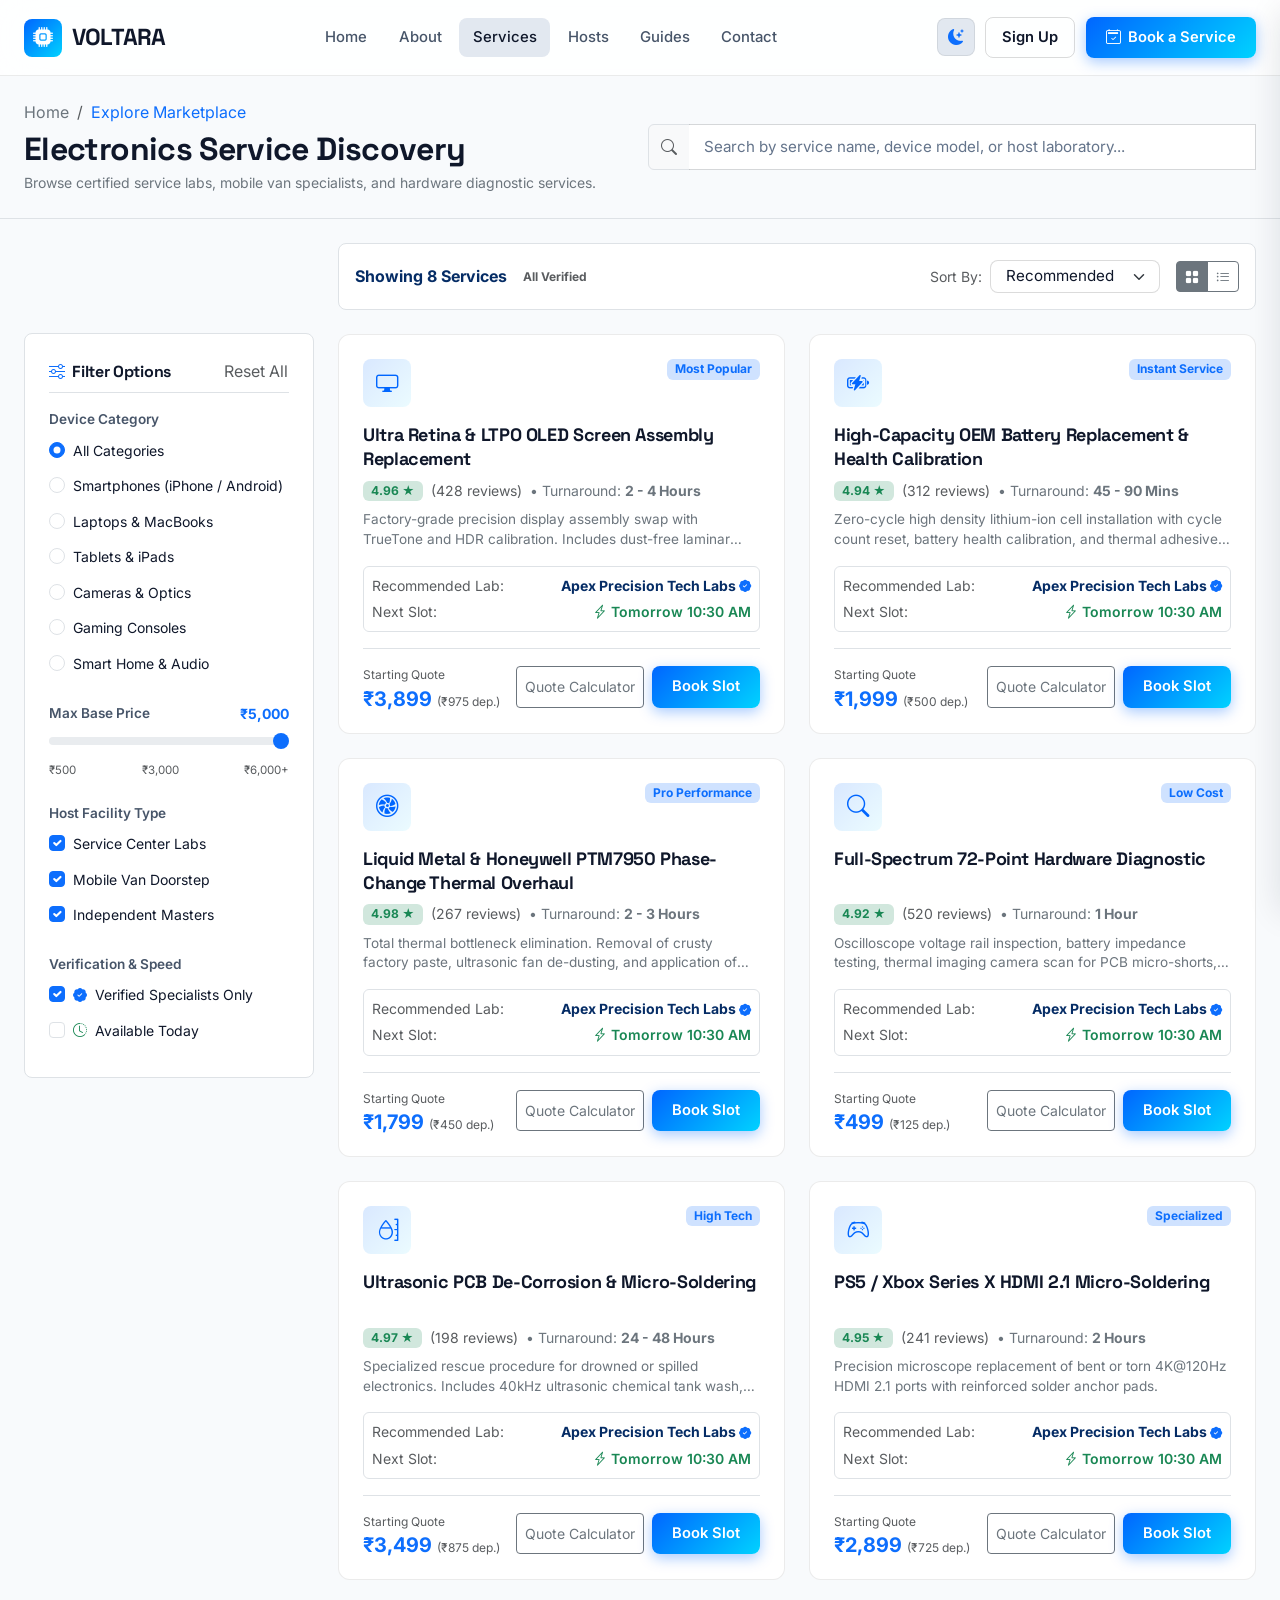
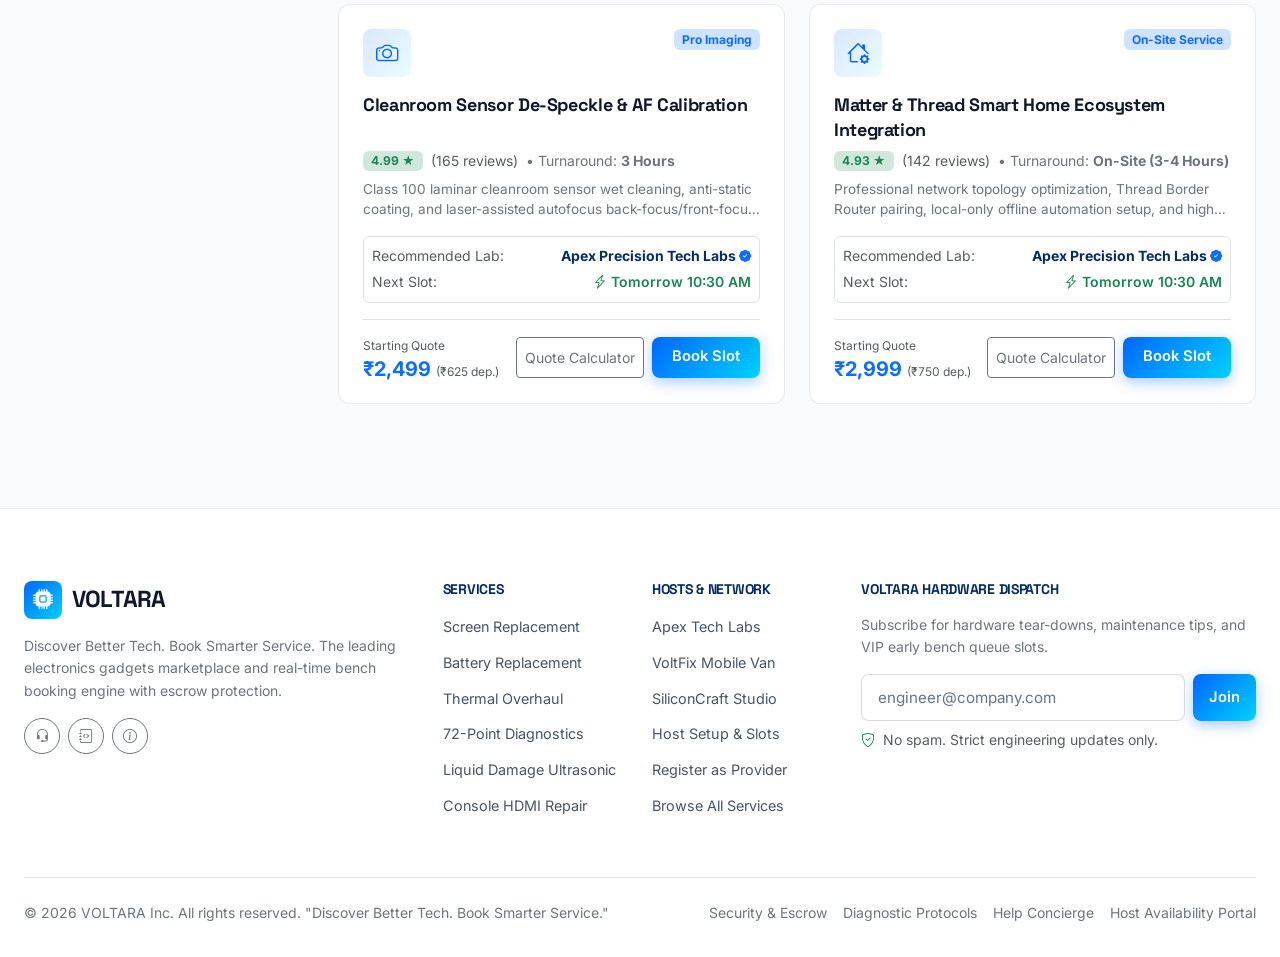
<file: explore.html>
<!DOCTYPE html>
<html lang="en" data-theme="dark">
<head>
  <meta charset="UTF-8">
  <meta name="viewport" content="width=device-width, initial-scale=1.0">
  <title>Explore Services & Hosts — VOLTARA Marketplace</title>
  <meta name="description" content="Discover verified electronics service providers, compare laboratory repair specialists, and view instant live prices.">
  
  <!-- Favicon matching Navbar Brand Icon exactly -->
  <link rel="icon" type="image/svg+xml" href="assets/images/favicon.svg">

  <link href="https://cdn.jsdelivr.net/npm/bootstrap@5.3.3/dist/css/bootstrap.min.css" rel="stylesheet">
  <link rel="stylesheet" href="https://cdn.jsdelivr.net/npm/bootstrap-icons@1.11.3/font/bootstrap-icons.min.css">
  
  <link rel="stylesheet" href="assets/css/theme.css">
  <link rel="stylesheet" href="assets/css/style.css">
  <link rel="stylesheet" href="assets/css/responsive.css">
</head>
<body>

  <!-- ==========================================================================
       PRIMARY NAVBAR
       ========================================================================== -->
  <header class="voltara-navbar">
    <div class="container-custom h-100 d-flex align-items-center justify-content-between">
      
      <!-- Left: Logo -->
      <a href="index.html" class="brand-logo" aria-label="Voltara Home">
        <div class="brand-symbol">
          <i class="bi bi-cpu-fill"></i>
        </div>
        <span class="brand-text">VOLTARA</span>
      </a>

      <!-- Center: Main Navigation (No Dropdowns) -->
      <nav class="d-none d-lg-block" aria-label="Main Navigation">
        <ul class="nav-menu-list">
          <li><a href="index.html" class="nav-link-custom">Home</a></li>
          <li><a href="about.html" class="nav-link-custom">About</a></li>
          <li><a href="explore.html" class="nav-link-custom active">Services</a></li>
          <li><a href="host-profile.html?host=apex-lab" class="nav-link-custom">Hosts</a></li>
          <li><a href="guides.html" class="nav-link-custom">Guides</a></li>
          <li><a href="contact.html" class="nav-link-custom">Contact</a></li>
        </ul>
      </nav>

      <!-- Right Actions -->
      <div class="nav-actions">
        <button type="button" class="theme-toggle-btn" aria-label="Toggle theme">
          <i class="bi bi-sun-fill text-warning"></i>
        </button>

        <!-- Sign Up Button -->
        <a href="signup.html" class="btn-voltara-outline d-none d-lg-inline-flex py-2 px-3">
          <span>Sign Up</span>
        </a>

        <a href="booking.html" class="btn-voltara-primary d-none d-lg-inline-flex">
          <i class="bi bi-calendar2-check"></i>
          <span>Book a Service</span>
        </a>

        <button type="button" class="navbar-mobile-toggle btn btn-sm btn-outline-secondary d-lg-none d-flex align-items-center justify-content-center" style="width: 38px; height: 38px;" aria-label="Toggle navigation menu">
          <i class="bi bi-list fs-5"></i>
        </button>
      </div>

    </div>
  </header>

  <!-- Mobile Drawer / Menu Page (Exact same menus & buttons as navbar) -->
  <div class="mobile-drawer-backdrop"></div>
  <aside class="voltara-mobile-drawer" aria-label="Mobile Navigation">
    <div class="p-3 border-bottom border-subtle d-flex justify-content-between align-items-center">
      <div class="brand-logo">
        <div class="brand-symbol" style="width: 32px; height: 32px; font-size: 1rem;"><i class="bi bi-cpu-fill"></i></div>
        <span class="brand-text fs-5">VOLTARA</span>
      </div>
      <button type="button" class="mobile-drawer-close btn btn-sm btn-outline-secondary" aria-label="Close menu"><i class="bi bi-x-lg"></i></button>
    </div>
    <div class="p-3 d-flex flex-column gap-1">
      <a href="index.html" class="nav-link-custom py-2 px-3 rounded-2 fw-semibold">Home</a>
      <a href="about.html" class="nav-link-custom py-2 px-3 rounded-2 fw-semibold">About</a>
      <a href="explore.html" class="nav-link-custom py-2 px-3 rounded-2 fw-semibold active">Services</a>
      <a href="host-profile.html?host=apex-lab" class="nav-link-custom py-2 px-3 rounded-2 fw-semibold">Hosts</a>
      <a href="guides.html" class="nav-link-custom py-2 px-3 rounded-2 fw-semibold">Guides</a>
      <a href="contact.html" class="nav-link-custom py-2 px-3 rounded-2 fw-semibold">Contact</a>
      <div class="border-top border-subtle mt-3 pt-3 d-flex flex-column gap-2">
        <a href="signup.html" class="btn-voltara-outline justify-content-center py-2"><i class="bi bi-person-plus me-1"></i> Sign Up</a>
        <a href="booking.html" class="btn-voltara-primary justify-content-center py-2"><i class="bi bi-calendar2-check me-1"></i> Book a Service</a>
      </div>
    </div>
  </aside>

  <!-- ==========================================================================
       EXPLORE HERO & SEARCH HEADER
       ========================================================================== -->
  <section class="py-4 bg-surface-subtle border-bottom border-subtle">
    <div class="container-custom">
      <div class="row align-items-center g-3">
        <div class="col-lg-6">
          <nav aria-label="breadcrumb">
            <ol class="breadcrumb mb-1 small">
              <li class="breadcrumb-item"><a href="index.html" class="text-secondary">Home</a></li>
              <li class="breadcrumb-item active text-primary" aria-current="page">Explore Marketplace</li>
            </ol>
          </nav>
          <h1 class="font-heading fw-bold fs-2 mb-1">Electronics Service Discovery</h1>
          <p class="text-secondary small mb-0">Browse certified service labs, mobile van specialists, and hardware diagnostic services.</p>
        </div>

        <div class="col-lg-6">
          <div class="input-group">
            <span class="input-group-text bg-surface-elevated border-medium text-muted"><i class="bi bi-search"></i></span>
            <input type="text" id="marketplaceSearchInput" class="form-control form-control-custom border-start-0" placeholder="Search by service name, device model, or host laboratory...">
            <button class="btn btn-outline-primary d-xl-none d-flex align-items-center gap-1 px-3" type="button" data-bs-toggle="collapse" data-bs-target="#mobileFilterCollapse" aria-expanded="false" aria-controls="mobileFilterCollapse">
              <i class="bi bi-sliders"></i> <span>Filters</span>
            </button>
          </div>
        </div>
      </div>
    </div>
  </section>

  <!-- ==========================================================================
       MAIN MARKETPLACE CONTAINER (SIDEBAR FILTERS + RESULTS GRID)
       ========================================================================== -->
  <main class="py-4">
    <div class="container-custom">
      <div class="row g-4 marketplace-main-row">
        
        <!-- Filter Sidebar -->
        <aside class="col-12 col-xl-3">
          <div class="collapse d-xl-block" id="mobileFilterCollapse">
            <div class="voltara-card bg-surface-elevated p-4 border border-subtle rounded-3 sticky-top" style="top: 90px; z-index: 10;">
              
              <div class="d-flex justify-content-between align-items-center mb-3 pb-2 border-bottom border-subtle">
                <h5 class="font-heading fw-bold mb-0 fs-6"><i class="bi bi-sliders me-1 text-primary"></i> Filter Options</h5>
                <div class="d-flex align-items-center gap-2">
                  <button type="button" id="btnResetFilters" class="btn btn-link text-muted p-0 text-decoration-none small">Reset All</button>
                  <button type="button" class="btn btn-sm btn-outline-secondary d-xl-none py-0 px-2" data-bs-toggle="collapse" data-bs-target="#mobileFilterCollapse" aria-label="Close filters"><i class="bi bi-x"></i></button>
                </div>
              </div>

              <!-- Filter: Device Category Pills -->
              <div class="mb-4">
                <label class="input-label-custom">Device Category</label>
                <div class="d-flex flex-column gap-2" id="filterCategoryContainer">
                  <div class="form-check">
                    <input class="form-check-input filter-category-radio" type="radio" name="catRadio" id="catAll" value="all" checked>
                    <label class="form-check-label small" for="catAll">All Categories</label>
                  </div>
                  <div class="form-check">
                    <input class="form-check-input filter-category-radio" type="radio" name="catRadio" id="catPhones" value="smartphones">
                    <label class="form-check-label small" for="catPhones">Smartphones (iPhone / Android)</label>
                  </div>
                  <div class="form-check">
                    <input class="form-check-input filter-category-radio" type="radio" name="catRadio" id="catLaptops" value="laptops">
                    <label class="form-check-label small" for="catLaptops">Laptops & MacBooks</label>
                  </div>
                  <div class="form-check">
                    <input class="form-check-input filter-category-radio" type="radio" name="catRadio" id="catTablets" value="tablets">
                    <label class="form-check-label small" for="catTablets">Tablets & iPads</label>
                  </div>
                  <div class="form-check">
                    <input class="form-check-input filter-category-radio" type="radio" name="catRadio" id="catCameras" value="cameras">
                    <label class="form-check-label small" for="catCameras">Cameras & Optics</label>
                  </div>
                  <div class="form-check">
                    <input class="form-check-input filter-category-radio" type="radio" name="catRadio" id="catGaming" value="gaming">
                    <label class="form-check-label small" for="catGaming">Gaming Consoles</label>
                  </div>
                  <div class="form-check">
                    <input class="form-check-input filter-category-radio" type="radio" name="catRadio" id="catSmartHome" value="smarthome">
                    <label class="form-check-label small" for="catSmartHome">Smart Home & Audio</label>
                  </div>
                </div>
              </div>

              <!-- Filter: Price Range Slider -->
              <div class="mb-4">
                <div class="d-flex justify-content-between align-items-center mb-1">
                  <label class="input-label-custom mb-0">Max Base Price</label>
                  <span class="small fw-bold text-primary" id="priceRangeLabel">₹5,000</span>
                </div>
                <input type="range" class="form-range" id="filterPriceRange" min="500" max="6000" step="250" value="6000">
                <div class="d-flex justify-content-between text-muted small" style="font-size: 0.72rem;">
                  <span>₹500</span>
                  <span>₹3,000</span>
                  <span>₹6,000+</span>
                </div>
              </div>

              <!-- Filter: Host Type -->
              <div class="mb-4">
                <label class="input-label-custom">Host Facility Type</label>
                <div class="d-flex flex-column gap-2">
                  <div class="form-check">
                    <input class="form-check-input filter-host-type" type="checkbox" value="service-center" id="hostTypeLab" checked>
                    <label class="form-check-label small" for="hostTypeLab">Service Center Labs</label>
                  </div>
                  <div class="form-check">
                    <input class="form-check-input filter-host-type" type="checkbox" value="mobile-tech" id="hostTypeMobile" checked>
                    <label class="form-check-label small" for="hostTypeMobile">Mobile Van Doorstep</label>
                  </div>
                  <div class="form-check">
                    <input class="form-check-input filter-host-type" type="checkbox" value="independent-specialist" id="hostTypeIndie" checked>
                    <label class="form-check-label small" for="hostTypeIndie">Independent Masters</label>
                  </div>
                </div>
              </div>

              <!-- Filter: Fast Badges -->
              <div class="mb-2">
                <label class="input-label-custom">Verification & Speed</label>
                <div class="d-flex flex-column gap-2">
                  <div class="form-check">
                    <input class="form-check-input" type="checkbox" id="filterVerifiedOnly" checked>
                    <label class="form-check-label small" for="filterVerifiedOnly">
                      <i class="bi bi-patch-check-fill text-primary me-1"></i> Verified Specialists Only
                    </label>
                  </div>
                  <div class="form-check">
                    <input class="form-check-input" type="checkbox" id="filterAvailableToday">
                    <label class="form-check-label small" for="filterAvailableToday">
                      <i class="bi bi-clock-history text-success me-1"></i> Available Today
                    </label>
                  </div>
                </div>
              </div>

              <div class="d-xl-none pt-3 mt-3 border-top border-subtle">
                <button type="button" class="btn-voltara-primary w-100 justify-content-center py-2" data-bs-toggle="collapse" data-bs-target="#mobileFilterCollapse"><i class="bi bi-check2"></i> Apply Filters</button>
              </div>

            </div>
          </div>
        </aside>

        <!-- Marketplace Results Area -->
        <div class="col-12 col-xl-9">
          
          <!-- Top Results Bar & Sorting -->
          <div class="voltara-card bg-surface-elevated p-3 mb-4 d-flex flex-wrap justify-content-between align-items-center gap-3 border border-subtle rounded-3">
            <div class="d-flex align-items-center gap-2">
              <button type="button" class="btn btn-sm btn-outline-primary d-inline-flex d-xl-none align-items-center gap-1" data-bs-toggle="collapse" data-bs-target="#mobileFilterCollapse" aria-expanded="false" aria-controls="mobileFilterCollapse">
                <i class="bi bi-sliders"></i> <span>Filters</span>
              </button>
              <span class="fw-bold text-primary-emphasis" id="resultsCountDisplay">Showing 8 Services</span>
              <span class="badge bg-surface-subtle text-muted">All Verified</span>
            </div>

            <div class="d-flex align-items-center gap-3">
              <!-- Sort Dropdown -->
              <div class="d-flex align-items-center gap-2">
                <label for="sortBySelect" class="small text-muted text-nowrap">Sort By:</label>
                <select id="sortBySelect" class="form-select form-select-sm form-select-custom py-1" style="width: 170px;">
                  <option value="recommended">Recommended</option>
                  <option value="rating">Highest Rated</option>
                  <option value="price-asc">Price: Low to High</option>
                  <option value="price-desc">Price: High to Low</option>
                  <option value="turnaround">Fastest Turnaround</option>
                </select>
              </div>

              <!-- View Switcher (Grid / List) -->
              <div class="btn-group btn-group-sm" role="group" aria-label="Layout view">
                <button type="button" class="btn btn-outline-secondary active" id="btnViewGrid" title="Grid View"><i class="bi bi-grid-fill"></i></button>
                <button type="button" class="btn btn-outline-secondary" id="btnViewList" title="List View"><i class="bi bi-list-ul"></i></button>
              </div>
            </div>
          </div>

          <!-- Live Results Grid -->
          <div class="row g-4" id="marketplaceResultsGrid">
            <!-- Dynamically populated via explore.js controller -->
          </div>

          <!-- Empty State Container -->
          <div id="noResultsState" class="voltara-card p-5 text-center d-none border border-subtle rounded-3 mt-4">
            <i class="bi bi-search fs-1 text-muted opacity-50 mb-3 d-block"></i>
            <h4 class="font-heading fw-bold mb-2">No Matching Services Found</h4>
            <p class="text-secondary small mb-4">Try clearing filters or searching for broad terms like "Screen", "Battery", or "Thermal".</p>
            <button type="button" class="btn-voltara-primary btn-sm mx-auto" id="btnClearSearch">Reset All Filters</button>
          </div>

        </div>

      </div>
    </div>
  </main>

  <!-- Global Search Modal -->
  <div class="modal fade" id="voltaraSearchModal" tabindex="-1" aria-hidden="true">
    <div class="modal-dialog modal-dialog-centered modal-lg">
      <div class="modal-content bg-surface-elevated border border-medium shadow-lg rounded-4 overflow-hidden">
        <div class="modal-header border-bottom border-subtle p-3">
          <div class="d-flex align-items-center gap-2 w-100">
            <i class="bi bi-search text-primary fs-5"></i>
            <input type="text" id="globalSearchInput" class="form-control bg-transparent border-0 text-primary shadow-none fs-5" placeholder="Search gadgets, services, hosts, guides..." aria-label="Search">
          </div>
          <button type="button" class="btn-close btn-close-white" data-bs-dismiss="modal" aria-label="Close"></button>
        </div>
        <div class="modal-body p-3" id="globalSearchResults" style="max-height: 440px; overflow-y: auto;"></div>
      </div>
    </div>
  </div>

  <!-- ==========================================================================
       CONSISTENT VOLTARA FOOTER
       ========================================================================== -->
  <footer class="voltara-footer">
    <div class="container-custom">
      <div class="row g-4 mb-5">
        <!-- Brand Col -->
        <div class="col-lg-4">
          <a href="index.html" class="brand-logo mb-3" aria-label="Voltara Home">
            <div class="brand-symbol">
              <i class="bi bi-cpu-fill"></i>
            </div>
            <span class="brand-text">VOLTARA</span>
          </a>
          <p class="text-secondary small mb-3">
            Discover Better Tech. Book Smarter Service. The leading electronics gadgets marketplace and real-time bench booking engine with escrow protection.
          </p>
          <div class="d-flex gap-2">
            <a href="contact.html" class="btn btn-sm btn-outline-secondary rounded-circle d-flex align-items-center justify-content-center" style="width: 36px; height: 36px;" aria-label="Support"><i class="bi bi-headset"></i></a>
            <a href="guides.html" class="btn btn-sm btn-outline-secondary rounded-circle d-flex align-items-center justify-content-center" style="width: 36px; height: 36px;" aria-label="Guides"><i class="bi bi-journal-code"></i></a>
            <a href="about.html" class="btn btn-sm btn-outline-secondary rounded-circle d-flex align-items-center justify-content-center" style="width: 36px; height: 36px;" aria-label="About"><i class="bi bi-info-circle"></i></a>
          </div>
        </div>

        <!-- Col 2: Services -->
        <div class="col-6 col-lg-2">
          <h6 class="font-heading fw-bold mb-3 text-primary-emphasis text-uppercase small letter-spacing-1">Services</h6>
          <ul class="footer-link-group">
            <li><a href="service-details.html?service=screen-replacement">Screen Replacement</a></li>
            <li><a href="service-details.html?service=battery-replacement">Battery Replacement</a></li>
            <li><a href="service-details.html?service=laptop-thermal-overhaul">Thermal Overhaul</a></li>
            <li><a href="service-details.html?service=device-diagnostics">72-Point Diagnostics</a></li>
            <li><a href="service-details.html?service=liquid-damage-ultrasonic">Liquid Damage Ultrasonic</a></li>
            <li><a href="service-details.html?service=console-hdmi-repair">Console HDMI Repair</a></li>
          </ul>
        </div>

        <!-- Col 3: Hosts & Network -->
        <div class="col-6 col-lg-2">
          <h6 class="font-heading fw-bold mb-3 text-primary-emphasis text-uppercase small letter-spacing-1">Hosts & Network</h6>
          <ul class="footer-link-group">
            <li><a href="host-profile.html?host=apex-lab">Apex Tech Labs</a></li>
            <li><a href="host-profile.html?host=volt-fix-mobile">VoltFix Mobile Van</a></li>
            <li><a href="host-profile.html?host=silicon-craft">SiliconCraft Studio</a></li>
            <li><a href="host-setup.html">Host Setup & Slots</a></li>
            <li><a href="signup.html">Register as Provider</a></li>
            <li><a href="explore.html">Browse All Services</a></li>
          </ul>
        </div>

        <!-- Col 4: Dispatch Newsletter -->
        <div class="col-lg-4">
          <h6 class="font-heading fw-bold mb-3 text-primary-emphasis text-uppercase small letter-spacing-1">Voltara Hardware Dispatch</h6>
          <p class="text-secondary small mb-3">Subscribe for hardware tear-downs, maintenance tips, and VIP early bench queue slots.</p>
          <form class="newsletter-form d-flex gap-2">
            <input type="email" class="form-control-custom" placeholder="engineer@company.com" required>
            <button type="submit" class="btn-voltara-primary px-3">Join</button>
          </form>
          <div class="small text-muted mt-2"><i class="bi bi-shield-check text-success me-1"></i> No spam. Strict engineering updates only.</div>
        </div>
      </div>

      <!-- Bottom Bar -->
      <div class="pt-4 border-top border-subtle d-flex flex-wrap justify-content-between align-items-center gap-3 small text-secondary">
        <div>
          © 2026 VOLTARA Inc. All rights reserved. "Discover Better Tech. Book Smarter Service."
        </div>
        <div class="d-flex gap-3">
          <a href="about.html" class="text-secondary">Security & Escrow</a>
          <a href="guides.html" class="text-secondary">Diagnostic Protocols</a>
          <a href="contact.html" class="text-secondary">Help Concierge</a>
          <a href="host-setup.html" class="text-secondary">Host Availability Portal</a>
        </div>
      </div>
    </div>
  </footer>

  <!-- Scripts -->
  <script src="https://cdn.jsdelivr.net/npm/bootstrap@5.3.3/dist/js/bootstrap.bundle.min.js"></script>
  <script src="assets/js/data.js"></script>
  <script src="assets/js/theme.js"></script>
  <script src="assets/js/pricing.js"></script>
  <script src="assets/js/main.js"></script>

  <!-- Marketplace Filtering Controller -->
  <script>
    document.addEventListener('DOMContentLoaded', () => {
      const grid = document.getElementById('marketplaceResultsGrid');
      const countDisplay = document.getElementById('resultsCountDisplay');
      const noResults = document.getElementById('noResultsState');
      const searchInput = document.getElementById('marketplaceSearchInput');
      const priceSlider = document.getElementById('filterPriceRange');
      const priceLabel = document.getElementById('priceRangeLabel');
      const sortSelect = document.getElementById('sortBySelect');
      const resetBtn = document.getElementById('btnResetFilters');
      const clearSearchBtn = document.getElementById('btnClearSearch');
      const btnViewGrid = document.getElementById('btnViewGrid');
      const btnViewList = document.getElementById('btnViewList');
      let currentView = 'grid';

      // Parse initial URL query
      const params = new URLSearchParams(window.location.search);
      const initialCat = params.get('category') || 'all';
      const catRadio = document.querySelector(`.filter-category-radio[value="${initialCat}"]`);
      if (catRadio) catRadio.checked = true;

      // Update price slider label
      priceSlider.addEventListener('input', () => {
        priceLabel.textContent = VoltaraDB.formatCurrency(priceSlider.value);
        filterAndRender();
      });

      // View toggle
      btnViewGrid.addEventListener('click', () => {
        btnViewGrid.classList.add('active');
        btnViewList.classList.remove('active');
        currentView = 'grid';
        filterAndRender();
      });

      btnViewList.addEventListener('click', () => {
        btnViewList.classList.add('active');
        btnViewGrid.classList.remove('active');
        currentView = 'list';
        filterAndRender();
      });

      function filterAndRender() {
        const query = searchInput.value.toLowerCase().trim();
        const selectedCat = document.querySelector('.filter-category-radio:checked').value;
        const maxPrice = parseInt(priceSlider.value);
        const verifiedOnly = document.getElementById('filterVerifiedOnly').checked;
        const sortBy = sortSelect.value;

        // Filter services
        let results = VOLTARA_DATA.services.filter(s => {
          if (query && !s.title.toLowerCase().includes(query) && !s.description.toLowerCase().includes(query)) {
            return false;
          }
          if (selectedCat !== 'all' && s.category !== selectedCat && !s.targetDevices.some(d => d.toLowerCase().includes(selectedCat))) {
            return false;
          }
          if (s.basePrice > maxPrice) {
            return false;
          }
          return true;
        });

        // Sorting
        if (sortBy === 'rating') {
          results.sort((a, b) => b.rating - a.rating);
        } else if (sortBy === 'price-asc') {
          results.sort((a, b) => a.basePrice - b.basePrice);
        } else if (sortBy === 'price-desc') {
          results.sort((a, b) => b.basePrice - a.basePrice);
        } else if (sortBy === 'turnaround') {
          results.sort((a, b) => a.turnaround.localeCompare(b.turnaround));
        }

        countDisplay.textContent = `Showing ${results.length} Service${results.length === 1 ? '' : 's'}`;

        if (results.length === 0) {
          grid.innerHTML = '';
          noResults.classList.remove('d-none');
          return;
        }

        noResults.classList.add('d-none');

        // Render Cards
        let html = '';
        results.forEach(s => {
          // Find matched host recommendation
          const host = VOLTARA_DATA.hosts[0];
          const depositAmount = Math.round(s.basePrice * 0.25);

          if (currentView === 'grid') {
            html += `
              <div class="col-12 col-md-6 col-lg-6">
                <div class="voltara-card h-100 d-flex flex-column justify-content-between p-4">
                  <div class="d-flex flex-column">
                    <div class="d-flex justify-content-between align-items-start mb-3">
                      <div class="service-card-icon mb-0"><i class="bi ${s.icon}"></i></div>
                      <span class="badge bg-primary-subtle text-primary">${s.badge || s.categoryLabel}</span>
                    </div>
                    <h4 class="font-heading fw-bold mb-2 service-card-title">${s.title}</h4>
                    <div class="d-flex align-items-center flex-wrap gap-2 mb-2">
                      <span class="badge bg-success-subtle text-success fw-bold">${s.rating} ★</span>
                      <span class="small text-muted">(${s.reviewsCount} reviews)</span>
                      <span class="small text-secondary">• Turnaround: <strong>${s.turnaround}</strong></span>
                    </div>
                    <p class="text-secondary small mb-3 service-card-desc">${s.description}</p>
                    <div class="p-2 rounded-2 bg-surface-subtle border border-subtle small mb-3 mt-auto">
                      <div class="d-flex justify-content-between text-muted">
                        <span>Recommended Lab:</span>
                        <strong class="text-primary-emphasis">${host.name} <i class="bi bi-patch-check-fill text-primary small"></i></strong>
                      </div>
                      <div class="d-flex justify-content-between text-muted mt-1">
                        <span>Next Slot:</span>
                        <span class="text-success fw-semibold"><i class="bi bi-lightning-charge"></i> Tomorrow 10:30 AM</span>
                      </div>
                    </div>
                  </div>

                  <div class="pt-3 border-top border-subtle d-flex flex-wrap justify-content-between align-items-center gap-2 mt-auto">
                    <div>
                      <div class="small text-muted" style="font-size: 0.75rem;">Starting Quote</div>
                      <div class="fw-bold text-primary fs-5 lh-1 mt-1">${VoltaraDB.formatCurrency(s.basePrice)} <span class="small text-muted fw-normal" style="font-size: 0.75rem;">(${VoltaraDB.formatCurrency(depositAmount)} dep.)</span></div>
                    </div>
                    <div class="d-flex gap-2">
                      <a href="service-details.html?service=${s.id}" class="btn btn-sm btn-outline-secondary d-inline-flex align-items-center justify-content-center text-center">Quote Calculator</a>
                      <a href="booking.html?service=${s.id}" class="btn-voltara-primary btn-sm d-inline-flex align-items-center justify-content-center text-center">Book Slot</a>
                    </div>
                  </div>
                </div>
              </div>
            `;
          } else {
            // List layout
            html += `
              <div class="col-12">
                <div class="voltara-card p-3 d-flex flex-column flex-md-row justify-content-between align-items-md-center gap-3">
                  <div class="d-flex align-items-start gap-3">
                    <div class="service-card-icon mb-0 flex-shrink-0"><i class="bi ${s.icon}"></i></div>
                    <div>
                      <div class="d-flex align-items-center gap-2 mb-1">
                        <h4 class="font-heading fw-bold mb-0 fs-5">${s.title}</h4>
                        <span class="badge bg-primary-subtle text-primary">${s.categoryLabel}</span>
                      </div>
                      <p class="text-secondary small mb-1">${s.description}</p>
                      <div class="small text-muted">
                        <span class="text-success fw-bold">${s.rating} ★</span> (${s.reviewsCount} reviews) • Turnaround: ${s.turnaround} • Host: ${host.name}
                      </div>
                    </div>
                  </div>
                  <div class="d-flex flex-md-column justify-content-between align-items-md-end text-md-end flex-shrink-0 pt-2 pt-md-0 border-top border-md-0 border-subtle">
                    <div class="mb-2">
                      <div class="small text-muted">Starting Quote</div>
                      <div class="fw-bold text-primary fs-5">${VoltaraDB.formatCurrency(s.basePrice)}</div>
                    </div>
                    <div class="d-flex gap-2">
                      <a href="service-details.html?service=${s.id}" class="btn btn-sm btn-outline-secondary d-inline-flex align-items-center justify-content-center text-center">Quote Calculator</a>
                      <a href="booking.html?service=${s.id}" class="btn-voltara-primary btn-sm d-inline-flex align-items-center justify-content-center text-center">Book Slot</a>
                    </div>
                  </div>
                </div>
              </div>
            `;
          }
        });

        grid.innerHTML = html;
      }

      // Event listeners for filters
      searchInput.addEventListener('input', filterAndRender);
      document.querySelectorAll('.filter-category-radio').forEach(r => r.addEventListener('change', filterAndRender));
      document.querySelectorAll('.filter-host-type').forEach(c => c.addEventListener('change', filterAndRender));
      document.getElementById('filterVerifiedOnly').addEventListener('change', filterAndRender);
      document.getElementById('filterAvailableToday').addEventListener('change', filterAndRender);
      sortSelect.addEventListener('change', filterAndRender);

      const resetAction = () => {
        searchInput.value = '';
        document.getElementById('catAll').checked = true;
        priceSlider.value = 6000;
        priceLabel.textContent = '₹6,000+';
        sortSelect.value = 'recommended';
        filterAndRender();
      };

      if (resetBtn) resetBtn.addEventListener('click', resetAction);
      if (clearSearchBtn) clearSearchBtn.addEventListener('click', resetAction);

      // Initial render
      filterAndRender();
    });
  </script>

  <!-- Universal Back to Top Button -->
  <a href="#" class="voltara-back-to-top" aria-label="Back to Top"><i class="bi bi-chevron-up"></i></a>
</body>
</html>
</file>
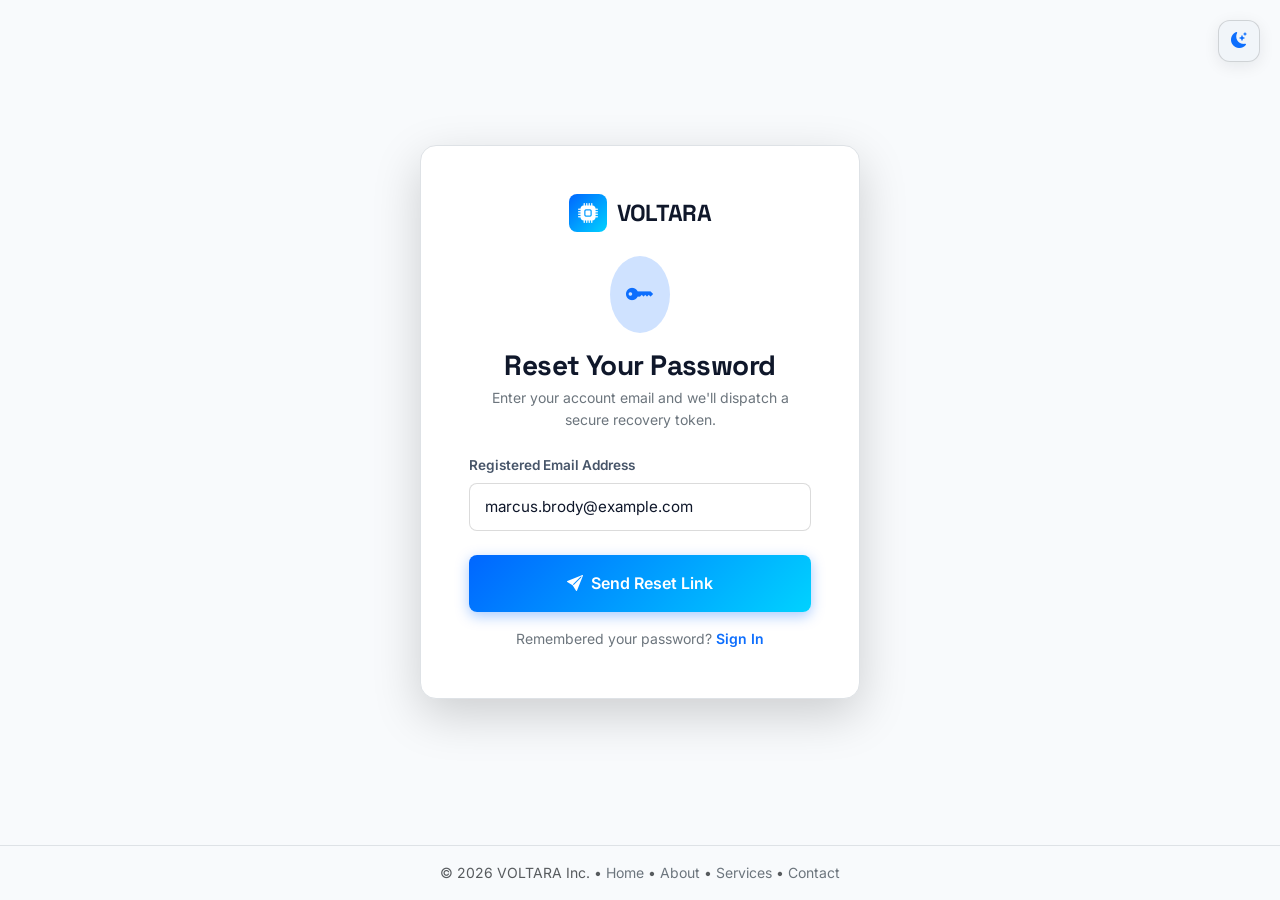
<file: forgot-password.html>
<!DOCTYPE html>
<html lang="en" data-theme="dark">
<head>
  <meta charset="UTF-8">
  <meta name="viewport" content="width=device-width, initial-scale=1.0">
  <title>Reset Password — VOLTARA</title>
  <meta name="description" content="Recover access to your VOLTARA account.">
  
  <!-- Favicon matching Navbar Brand Icon exactly -->
  <link rel="icon" type="image/svg+xml" href="assets/images/favicon.svg">

  <link href="https://cdn.jsdelivr.net/npm/bootstrap@5.3.3/dist/css/bootstrap.min.css" rel="stylesheet">
  <link rel="stylesheet" href="https://cdn.jsdelivr.net/npm/bootstrap-icons@1.11.3/font/bootstrap-icons.min.css">
  
  <link rel="stylesheet" href="assets/css/theme.css">
  <link rel="stylesheet" href="assets/css/style.css">
  <link rel="stylesheet" href="assets/css/responsive.css">
</head>
<body class="d-flex flex-column min-vh-100 justify-content-between position-relative">

  <!-- Top Right Floating Theme Toggle -->
  <button type="button" class="theme-toggle-btn auth-theme-toggle" aria-label="Toggle theme" title="Toggle theme">
    <i class="bi bi-sun-fill text-warning"></i>
  </button>

  <!-- Main Recovery Card (No Navbar, Centered Box) -->
  <main class="py-5 flex-grow-1 d-flex align-items-center justify-content-center px-3">
    <div class="max-w-440 w-100 mx-auto">
      <div class="voltara-card bg-surface-elevated p-4 p-sm-5 border border-subtle rounded-4 shadow-lg">
        
        <!-- Brand Name & Logo Inside Box Top Center -->
        <div class="text-center mb-4">
          <a href="index.html" class="brand-logo justify-content-center mb-3 text-decoration-none" aria-label="Voltara Home">
            <div class="brand-symbol">
              <i class="bi bi-cpu-fill"></i>
            </div>
            <span class="brand-text">VOLTARA</span>
          </a>
        </div>

        <!-- INITIAL STEP FORM -->
        <div id="forgotInitialState">
          <div class="text-center mb-4">
            <div class="d-inline-flex p-3 rounded-circle bg-primary-subtle text-primary mb-3">
              <i class="bi bi-key-fill fs-3"></i>
            </div>
            <h1 class="font-heading fw-bold fs-3 mb-1">Reset Your Password</h1>
            <p class="text-secondary small mb-0">Enter your account email and we'll dispatch a secure recovery token.</p>
          </div>

          <form id="voltaraForgotForm">
            <div class="mb-4">
              <label class="input-label-custom" for="forgotEmail">Registered Email Address</label>
              <input type="email" id="forgotEmail" class="form-control-custom" placeholder="name@domain.com" value="marcus.brody@example.com" required autocomplete="email">
            </div>

            <button type="submit" class="btn-voltara-primary w-100 py-3 justify-content-center fs-6 mb-3">
              <i class="bi bi-send-fill"></i> Send Reset Link
            </button>
          </form>

          <div class="text-center small text-secondary">
            Remembered your password? <a href="login.html" class="text-primary fw-semibold">Sign In</a>
          </div>
        </div>

        <!-- SUCCESS STATE STEP -->
        <div id="forgotSuccessState" class="d-none text-center py-2">
          <div class="d-inline-flex p-3 rounded-circle bg-success-subtle text-success mb-3 shadow">
            <i class="bi bi-envelope-check-fill fs-2"></i>
          </div>
          <h3 class="font-heading fw-bold fs-4 mb-2">Check Your Inbox</h3>
          <p class="text-secondary small mb-3">
            We sent a secure password reset link to <strong class="text-primary-emphasis" id="forgotSentEmailDisplay">your email</strong>.
          </p>
          <div class="p-3 rounded-3 bg-surface-subtle border border-subtle small text-muted mb-4">
            Didn't receive the email? Check your spam folder or click below to resend in 60 seconds.
          </div>
          <div class="d-flex flex-column gap-2">
            <button type="button" id="btnResendResetLink" class="btn btn-outline-secondary py-2">
              <i class="bi bi-arrow-clockwise"></i> Resend Email
            </button>
            <a href="login.html" class="btn-voltara-primary py-2 justify-content-center">
              Return to Login
            </a>
          </div>
        </div>

      </div>
    </div>
  </main>

  <!-- Auth Footer -->
  <footer class="py-3 border-top border-subtle text-center small text-muted">
    <div class="container-custom">
      © 2026 VOLTARA Inc. • <a href="index.html" class="text-secondary">Home</a> • <a href="about.html" class="text-secondary">About</a> • <a href="explore.html" class="text-secondary">Services</a> • <a href="contact.html" class="text-secondary">Contact</a>
    </div>
  </footer>

  <!-- Back to Top Button -->
  <button type="button" class="voltara-back-to-top" id="voltaraBackToTop" aria-label="Back to top">
    <i class="bi bi-arrow-up-short"></i>
  </button>

  <script src="https://cdn.jsdelivr.net/npm/bootstrap@5.3.3/dist/js/bootstrap.bundle.min.js"></script>
  <script src="assets/js/data.js"></script>
  <script src="assets/js/theme.js"></script>
  <script src="assets/js/auth.js"></script>
  <script src="assets/js/main.js"></script>
</body>
</html>
</file>
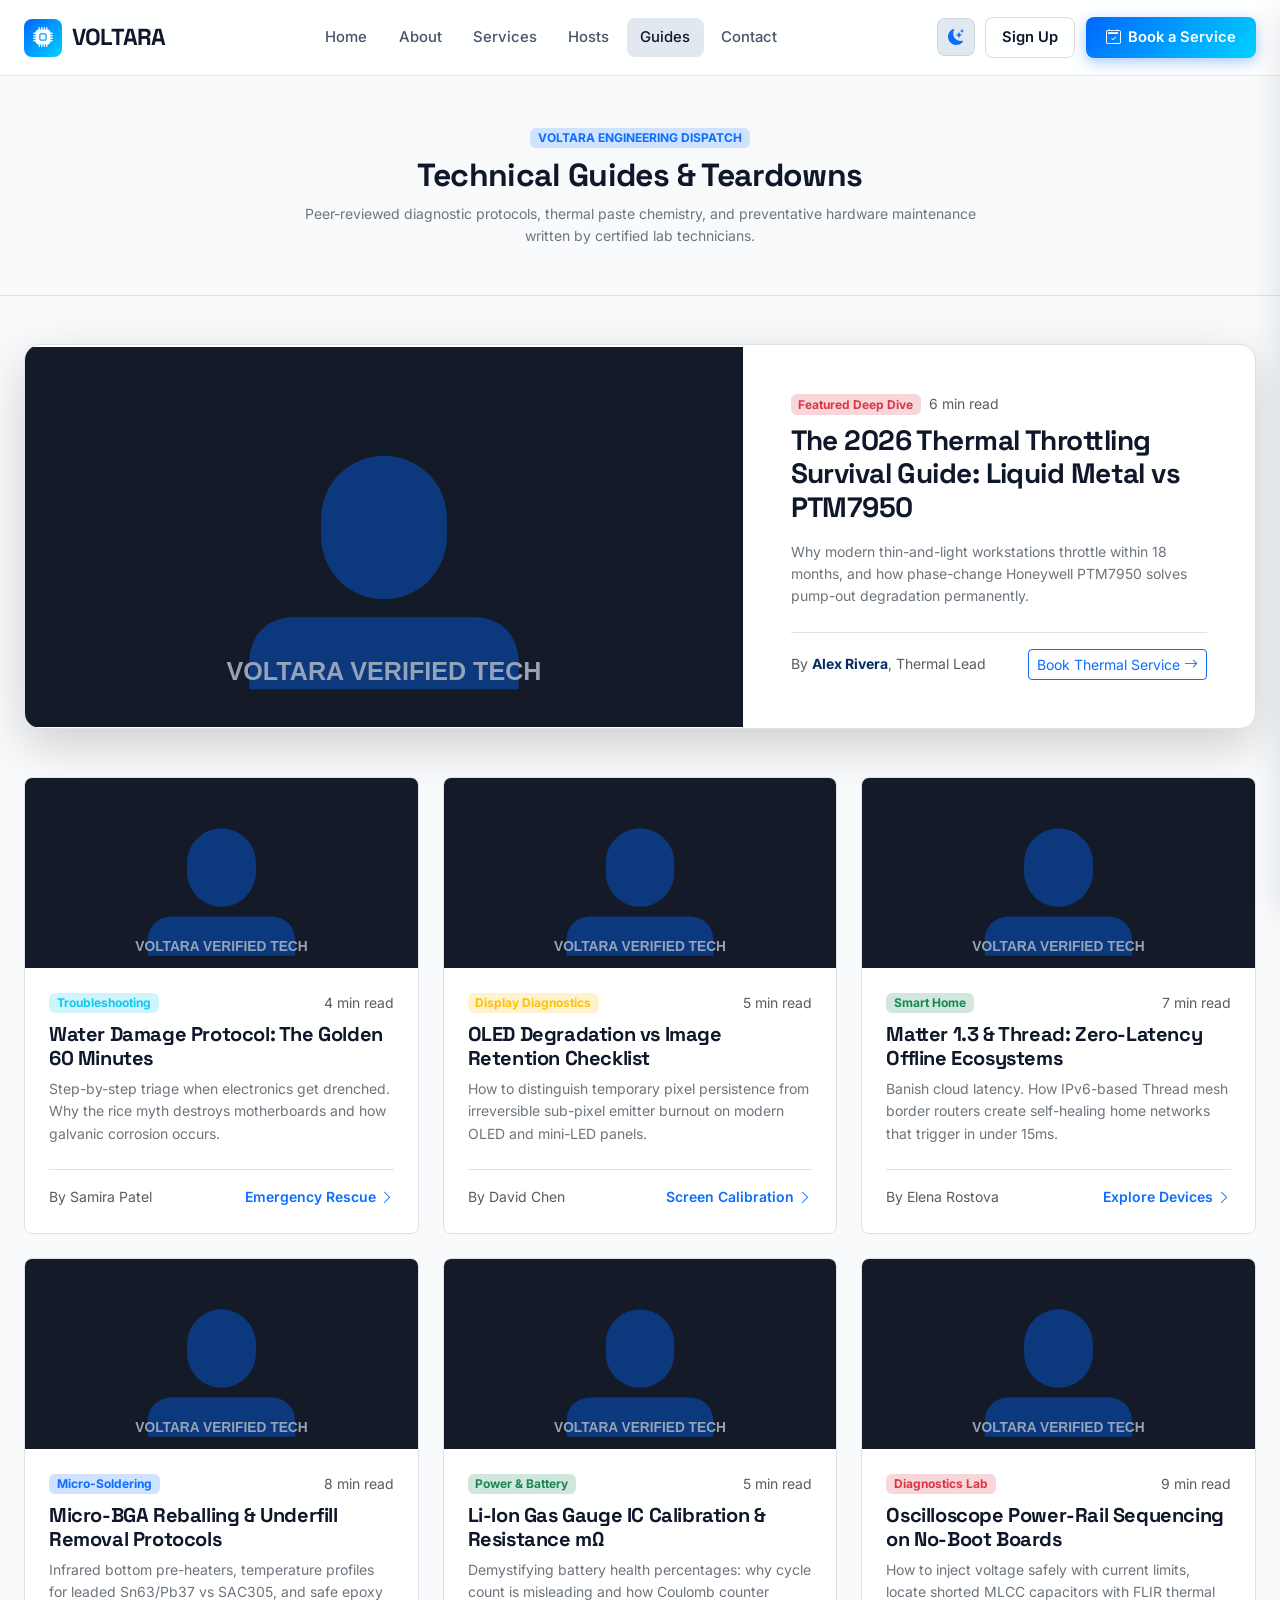
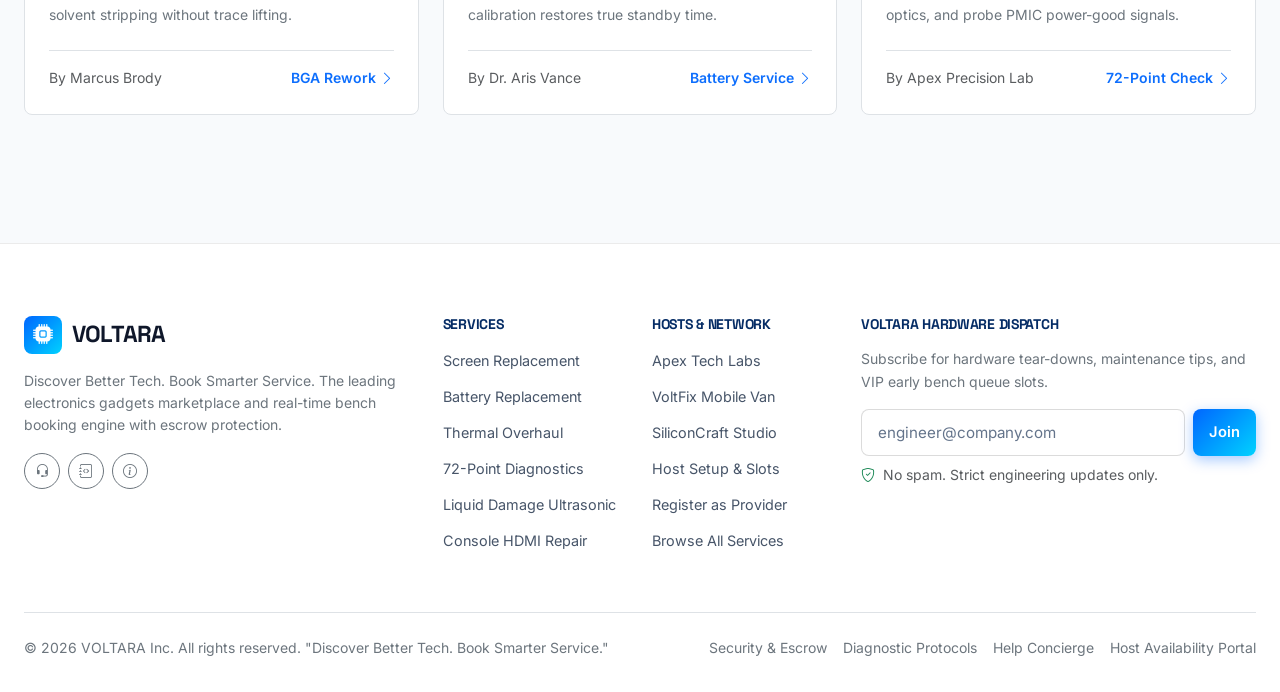
<file: guides.html>
<!DOCTYPE html>
<html lang="en" data-theme="dark">
<head>
  <meta charset="UTF-8">
  <meta name="viewport" content="width=device-width, initial-scale=1.0">
  <title>Engineering Guides & Diagnostic Protocols — VOLTARA</title>
  <meta name="description" content="Deep-dive teardowns, thermal throttling guides, water damage emergency protocols, and OLED display diagnostic checklists.">
  
  <!-- Favicon matching Navbar Brand Icon exactly -->
  <link rel="icon" type="image/svg+xml" href="assets/images/favicon.svg">

  <link href="https://cdn.jsdelivr.net/npm/bootstrap@5.3.3/dist/css/bootstrap.min.css" rel="stylesheet">
  <link rel="stylesheet" href="https://cdn.jsdelivr.net/npm/bootstrap-icons@1.11.3/font/bootstrap-icons.min.css">
  
  <link rel="stylesheet" href="assets/css/theme.css">
  <link rel="stylesheet" href="assets/css/style.css">
  <link rel="stylesheet" href="assets/css/responsive.css">
</head>
<body>

  <!-- Navbar -->
  <header class="voltara-navbar">
    <div class="container-custom h-100 d-flex align-items-center justify-content-between">
      <a href="index.html" class="brand-logo" aria-label="Voltara Home">
        <div class="brand-symbol"><i class="bi bi-cpu-fill"></i></div>
        <span class="brand-text">VOLTARA</span>
      </a>

      <nav class="d-none d-lg-block" aria-label="Main Navigation">
        <ul class="nav-menu-list">
          <li><a href="index.html" class="nav-link-custom">Home</a></li>
          <li><a href="about.html" class="nav-link-custom">About</a></li>
          <li><a href="explore.html" class="nav-link-custom">Services</a></li>
          <li><a href="host-profile.html?host=apex-lab" class="nav-link-custom">Hosts</a></li>
          <li><a href="guides.html" class="nav-link-custom active">Guides</a></li>
          <li><a href="contact.html" class="nav-link-custom">Contact</a></li>
        </ul>
      </nav>

      <div class="nav-actions">
        <button type="button" class="theme-toggle-btn" aria-label="Toggle theme">
          <i class="bi bi-sun-fill text-warning"></i>
        </button>
        <a href="signup.html" class="btn-voltara-outline d-none d-lg-inline-flex py-2 px-3">
          <span>Sign Up</span>
        </a>
        <a href="booking.html" class="btn-voltara-primary d-none d-lg-inline-flex">
          <i class="bi bi-calendar2-check"></i> <span>Book a Service</span>
        </a>
        <button type="button" class="navbar-mobile-toggle btn btn-sm btn-outline-secondary d-lg-none d-flex align-items-center justify-content-center" style="width: 38px; height: 38px;" aria-label="Toggle navigation menu">
          <i class="bi bi-list fs-5"></i>
        </button>
      </div>
    </div>
  </header>

  <!-- Mobile Drawer / Menu Page (Exact same menus & buttons as navbar) -->
  <div class="mobile-drawer-backdrop"></div>
  <aside class="voltara-mobile-drawer" aria-label="Mobile Navigation">
    <div class="p-3 border-bottom border-subtle d-flex justify-content-between align-items-center">
      <div class="brand-logo">
        <div class="brand-symbol" style="width: 32px; height: 32px; font-size: 1rem;"><i class="bi bi-cpu-fill"></i></div>
        <span class="brand-text fs-5">VOLTARA</span>
      </div>
      <button type="button" class="mobile-drawer-close btn btn-sm btn-outline-secondary" aria-label="Close menu"><i class="bi bi-x-lg"></i></button>
    </div>
    <div class="p-3 d-flex flex-column gap-1">
      <a href="index.html" class="nav-link-custom py-2 px-3 rounded-2 fw-semibold">Home</a>
      <a href="about.html" class="nav-link-custom py-2 px-3 rounded-2 fw-semibold">About</a>
      <a href="explore.html" class="nav-link-custom py-2 px-3 rounded-2 fw-semibold">Services</a>
      <a href="host-profile.html?host=apex-lab" class="nav-link-custom py-2 px-3 rounded-2 fw-semibold">Hosts</a>
      <a href="guides.html" class="nav-link-custom py-2 px-3 rounded-2 fw-semibold active">Guides</a>
      <a href="contact.html" class="nav-link-custom py-2 px-3 rounded-2 fw-semibold">Contact</a>
      <div class="border-top border-subtle mt-3 pt-3 d-flex flex-column gap-2">
        <a href="signup.html" class="btn-voltara-outline justify-content-center py-2"><i class="bi bi-person-plus me-1"></i> Sign Up</a>
        <a href="booking.html" class="btn-voltara-primary justify-content-center py-2"><i class="bi bi-calendar2-check me-1"></i> Book a Service</a>
      </div>
    </div>
  </aside>

  <!-- Guides Hero (Center Aligned) -->
  <section class="py-5 bg-surface-subtle border-bottom border-subtle">
    <div class="container-custom text-center">
      <div class="max-w-700 mx-auto">
        <span class="badge bg-primary-subtle text-primary text-uppercase letter-spacing-1 mb-2">Voltara Engineering Dispatch</span>
        <h1 class="font-heading fw-bold fs-2 mb-2">Technical Guides & Teardowns</h1>
        <p class="text-secondary small mb-0">Peer-reviewed diagnostic protocols, thermal paste chemistry, and preventative hardware maintenance written by certified lab technicians.</p>
      </div>
    </div>
  </section>

  <!-- Main Articles Grid -->
  <main class="py-5">
    <div class="container-custom">
      
      <!-- Featured Hero Article -->
      <div class="voltara-card bg-surface-elevated p-0 border border-subtle rounded-4 overflow-hidden mb-5 shadow-lg">
        <div class="row g-0 align-items-center">
          <div class="col-lg-7">
            <img src="https://images.unsplash.com/photo-1588872657578-7efd1f1555ed?auto=format&fit=crop&w=900&q=80" style="height: 380px; width: 100%; object-fit: cover;" alt="Thermal Overhaul Guide">
          </div>
          <div class="col-lg-5 p-4 p-md-5">
            <div class="d-flex align-items-center gap-2 mb-2">
              <span class="badge bg-danger-subtle text-danger">Featured Deep Dive</span>
              <span class="small text-muted">6 min read</span>
            </div>
            <h2 class="font-heading fw-bold fs-3 mb-3">The 2026 Thermal Throttling Survival Guide: Liquid Metal vs PTM7950</h2>
            <p class="text-secondary small mb-4">Why modern thin-and-light workstations throttle within 18 months, and how phase-change Honeywell PTM7950 solves pump-out degradation permanently.</p>
            <div class="d-flex justify-content-between align-items-center pt-3 border-top border-subtle">
              <div class="small text-muted">By <strong class="text-primary-emphasis">Alex Rivera</strong>, Thermal Lead</div>
              <a href="service-details.html?service=laptop-thermal-overhaul" class="btn btn-sm btn-outline-primary">Book Thermal Service <i class="bi bi-arrow-right"></i></a>
            </div>
          </div>
        </div>
      </div>

      <!-- Article Grid (6 Cards Total) -->
      <div class="row g-4">
        
        <!-- Guide 2 -->
        <div class="col-md-6 col-lg-4" id="water-damage-first-60-mins">
          <div class="voltara-card h-100 p-0 border border-subtle rounded-3 overflow-hidden d-flex flex-column justify-content-between">
            <div>
              <img src="https://images.unsplash.com/photo-1581092160607-ee22621dd758?auto=format&fit=crop&w=500&q=80" style="height: 190px; width: 100%; object-fit: cover;" alt="Water Damage">
              <div class="p-4">
                <div class="d-flex justify-content-between align-items-center mb-2">
                  <span class="badge bg-info-subtle text-info">Troubleshooting</span>
                  <span class="small text-muted">4 min read</span>
                </div>
                <h4 class="font-heading fw-bold fs-5 mb-2">Water Damage Protocol: The Golden 60 Minutes</h4>
                <p class="text-secondary small mb-0">Step-by-step triage when electronics get drenched. Why the rice myth destroys motherboards and how galvanic corrosion occurs.</p>
              </div>
            </div>
            <div class="p-4 pt-0">
              <div class="pt-3 border-top border-subtle d-flex justify-content-between align-items-center">
                <span class="small text-muted">By Samira Patel</span>
                <a href="service-details.html?service=liquid-damage-ultrasonic" class="small text-primary fw-semibold">Emergency Rescue <i class="bi bi-chevron-right"></i></a>
              </div>
            </div>
          </div>
        </div>

        <!-- Guide 3 -->
        <div class="col-md-6 col-lg-4" id="oled-burn-in-checklist">
          <div class="voltara-card h-100 p-0 border border-subtle rounded-3 overflow-hidden d-flex flex-column justify-content-between">
            <div>
              <img src="https://images.unsplash.com/photo-1544244015-0df4b3ffc6b0?auto=format&fit=crop&w=500&q=80" style="height: 190px; width: 100%; object-fit: cover;" alt="OLED Display">
              <div class="p-4">
                <div class="d-flex justify-content-between align-items-center mb-2">
                  <span class="badge bg-warning-subtle text-warning">Display Diagnostics</span>
                  <span class="small text-muted">5 min read</span>
                </div>
                <h4 class="font-heading fw-bold fs-5 mb-2">OLED Degradation vs Image Retention Checklist</h4>
                <p class="text-secondary small mb-0">How to distinguish temporary pixel persistence from irreversible sub-pixel emitter burnout on modern OLED and mini-LED panels.</p>
              </div>
            </div>
            <div class="p-4 pt-0">
              <div class="pt-3 border-top border-subtle d-flex justify-content-between align-items-center">
                <span class="small text-muted">By David Chen</span>
                <a href="service-details.html?service=screen-replacement" class="small text-primary fw-semibold">Screen Calibration <i class="bi bi-chevron-right"></i></a>
              </div>
            </div>
          </div>
        </div>

        <!-- Guide 4 -->
        <div class="col-md-6 col-lg-4" id="matter-thread-smart-home">
          <div class="voltara-card h-100 p-0 border border-subtle rounded-3 overflow-hidden d-flex flex-column justify-content-between">
            <div>
              <img src="https://images.unsplash.com/photo-1545454675-3531b543be5d?auto=format&fit=crop&w=500&q=80" style="height: 190px; width: 100%; object-fit: cover;" alt="Smart Home Thread">
              <div class="p-4">
                <div class="d-flex justify-content-between align-items-center mb-2">
                  <span class="badge bg-success-subtle text-success">Smart Home</span>
                  <span class="small text-muted">7 min read</span>
                </div>
                <h4 class="font-heading fw-bold fs-5 mb-2">Matter 1.3 & Thread: Zero-Latency Offline Ecosystems</h4>
                <p class="text-secondary small mb-0">Banish cloud latency. How IPv6-based Thread mesh border routers create self-healing home networks that trigger in under 15ms.</p>
              </div>
            </div>
            <div class="p-4 pt-0">
              <div class="pt-3 border-top border-subtle d-flex justify-content-between align-items-center">
                <span class="small text-muted">By Elena Rostova</span>
                <a href="explore.html?category=smarthome" class="small text-primary fw-semibold">Explore Devices <i class="bi bi-chevron-right"></i></a>
              </div>
            </div>
          </div>
        </div>

        <!-- Guide 5 (NEW) -->
        <div class="col-md-6 col-lg-4" id="micro-bga-soldering-protocol">
          <div class="voltara-card h-100 p-0 border border-subtle rounded-3 overflow-hidden d-flex flex-column justify-content-between">
            <div>
              <img src="https://images.unsplash.com/photo-1597733336794-12d05021d510?auto=format&fit=crop&w=500&q=80" style="height: 190px; width: 100%; object-fit: cover;" alt="Micro-Soldering BGA">
              <div class="p-4">
                <div class="d-flex justify-content-between align-items-center mb-2">
                  <span class="badge bg-primary-subtle text-primary">Micro-Soldering</span>
                  <span class="small text-muted">8 min read</span>
                </div>
                <h4 class="font-heading fw-bold fs-5 mb-2">Micro-BGA Reballing & Underfill Removal Protocols</h4>
                <p class="text-secondary small mb-0">Infrared bottom pre-heaters, temperature profiles for leaded Sn63/Pb37 vs SAC305, and safe epoxy solvent stripping without trace lifting.</p>
              </div>
            </div>
            <div class="p-4 pt-0">
              <div class="pt-3 border-top border-subtle d-flex justify-content-between align-items-center">
                <span class="small text-muted">By Marcus Brody</span>
                <a href="service-details.html?service=console-hdmi-repair" class="small text-primary fw-semibold">BGA Rework <i class="bi bi-chevron-right"></i></a>
              </div>
            </div>
          </div>
        </div>

        <!-- Guide 6 (NEW) -->
        <div class="col-md-6 col-lg-4" id="battery-gas-gauge-bms">
          <div class="voltara-card h-100 p-0 border border-subtle rounded-3 overflow-hidden d-flex flex-column justify-content-between">
            <div>
              <img src="https://images.unsplash.com/photo-1580910051074-3eb694886505?auto=format&fit=crop&w=500&q=80" style="height: 190px; width: 100%; object-fit: cover;" alt="Li-Ion Battery Health">
              <div class="p-4">
                <div class="d-flex justify-content-between align-items-center mb-2">
                  <span class="badge bg-success-subtle text-success">Power & Battery</span>
                  <span class="small text-muted">5 min read</span>
                </div>
                <h4 class="font-heading fw-bold fs-5 mb-2">Li-Ion Gas Gauge IC Calibration & Resistance mΩ</h4>
                <p class="text-secondary small mb-0">Demystifying battery health percentages: why cycle count is misleading and how Coulomb counter calibration restores true standby time.</p>
              </div>
            </div>
            <div class="p-4 pt-0">
              <div class="pt-3 border-top border-subtle d-flex justify-content-between align-items-center">
                <span class="small text-muted">By Dr. Aris Vance</span>
                <a href="service-details.html?service=battery-replacement" class="small text-primary fw-semibold">Battery Service <i class="bi bi-chevron-right"></i></a>
              </div>
            </div>
          </div>
        </div>

        <!-- Guide 7 (NEW) -->
        <div class="col-md-6 col-lg-4" id="oscilloscope-power-rails">
          <div class="voltara-card h-100 p-0 border border-subtle rounded-3 overflow-hidden d-flex flex-column justify-content-between">
            <div>
              <img src="https://images.unsplash.com/photo-1517077304055-6e89abbf09b0?auto=format&fit=crop&w=600&q=80" style="height: 190px; width: 100%; object-fit: cover;" alt="Oscilloscope Diagnostics"
                onerror="this.onerror=null; this.src='https://images.unsplash.com/photo-1581092162384-8987c1d64718?auto=format&fit=crop&w=600&q=80';">
              <div class="p-4">
                <div class="d-flex justify-content-between align-items-center mb-2">
                  <span class="badge bg-danger-subtle text-danger">Diagnostics Lab</span>
                  <span class="small text-muted">9 min read</span>
                </div>
                <h4 class="font-heading fw-bold fs-5 mb-2">Oscilloscope Power-Rail Sequencing on No-Boot Boards</h4>
                <p class="text-secondary small mb-0">How to inject voltage safely with current limits, locate shorted MLCC capacitors with FLIR thermal optics, and probe PMIC power-good signals.</p>
              </div>
            </div>
            <div class="p-4 pt-0">
              <div class="pt-3 border-top border-subtle d-flex justify-content-between align-items-center">
                <span class="small text-muted">By Apex Precision Lab</span>
                <a href="service-details.html?service=device-diagnostics" class="small text-primary fw-semibold">72-Point Check <i class="bi bi-chevron-right"></i></a>
              </div>
            </div>
          </div>
        </div>

      </div>

    </div>
  </main>

  <!-- Search Modal -->
  <div class="modal fade" id="voltaraSearchModal" tabindex="-1" aria-hidden="true">
    <div class="modal-dialog modal-dialog-centered modal-lg">
      <div class="modal-content bg-surface-elevated border border-medium shadow-lg rounded-4 overflow-hidden">
        <div class="modal-header border-bottom border-subtle p-3">
          <div class="d-flex align-items-center gap-2 w-100">
            <i class="bi bi-search text-primary fs-5"></i>
            <input type="text" id="globalSearchInput" class="form-control bg-transparent border-0 text-primary shadow-none fs-5" placeholder="Search gadgets, services, hosts, guides...">
          </div>
          <button type="button" class="btn-close btn-close-white" data-bs-dismiss="modal"></button>
        </div>
        <div class="modal-body p-3" id="globalSearchResults" style="max-height: 440px; overflow-y: auto;"></div>
      </div>
    </div>
  </div>

  <!-- ==========================================================================
       CONSISTENT VOLTARA FOOTER
       ========================================================================== -->
  <footer class="voltara-footer">
    <div class="container-custom">
      <div class="row g-4 mb-5">
        <!-- Brand Col -->
        <div class="col-lg-4">
          <a href="index.html" class="brand-logo mb-3" aria-label="Voltara Home">
            <div class="brand-symbol">
              <i class="bi bi-cpu-fill"></i>
            </div>
            <span class="brand-text">VOLTARA</span>
          </a>
          <p class="text-secondary small mb-3">
            Discover Better Tech. Book Smarter Service. The leading electronics gadgets marketplace and real-time bench booking engine with escrow protection.
          </p>
          <div class="d-flex gap-2">
            <a href="contact.html" class="btn btn-sm btn-outline-secondary rounded-circle d-flex align-items-center justify-content-center" style="width: 36px; height: 36px;" aria-label="Support"><i class="bi bi-headset"></i></a>
            <a href="guides.html" class="btn btn-sm btn-outline-secondary rounded-circle d-flex align-items-center justify-content-center" style="width: 36px; height: 36px;" aria-label="Guides"><i class="bi bi-journal-code"></i></a>
            <a href="about.html" class="btn btn-sm btn-outline-secondary rounded-circle d-flex align-items-center justify-content-center" style="width: 36px; height: 36px;" aria-label="About"><i class="bi bi-info-circle"></i></a>
          </div>
        </div>

        <!-- Col 2: Services -->
        <div class="col-6 col-lg-2">
          <h6 class="font-heading fw-bold mb-3 text-primary-emphasis text-uppercase small letter-spacing-1">Services</h6>
          <ul class="footer-link-group">
            <li><a href="service-details.html?service=screen-replacement">Screen Replacement</a></li>
            <li><a href="service-details.html?service=battery-replacement">Battery Replacement</a></li>
            <li><a href="service-details.html?service=laptop-thermal-overhaul">Thermal Overhaul</a></li>
            <li><a href="service-details.html?service=device-diagnostics">72-Point Diagnostics</a></li>
            <li><a href="service-details.html?service=liquid-damage-ultrasonic">Liquid Damage Ultrasonic</a></li>
            <li><a href="service-details.html?service=console-hdmi-repair">Console HDMI Repair</a></li>
          </ul>
        </div>

        <!-- Col 3: Hosts & Network -->
        <div class="col-6 col-lg-2">
          <h6 class="font-heading fw-bold mb-3 text-primary-emphasis text-uppercase small letter-spacing-1">Hosts & Network</h6>
          <ul class="footer-link-group">
            <li><a href="host-profile.html?host=apex-lab">Apex Tech Labs</a></li>
            <li><a href="host-profile.html?host=volt-fix-mobile">VoltFix Mobile Van</a></li>
            <li><a href="host-profile.html?host=silicon-craft">SiliconCraft Studio</a></li>
            <li><a href="host-setup.html">Host Setup & Slots</a></li>
            <li><a href="signup.html">Register as Provider</a></li>
            <li><a href="explore.html">Browse All Services</a></li>
          </ul>
        </div>

        <!-- Col 4: Dispatch Newsletter -->
        <div class="col-lg-4">
          <h6 class="font-heading fw-bold mb-3 text-primary-emphasis text-uppercase small letter-spacing-1">Voltara Hardware Dispatch</h6>
          <p class="text-secondary small mb-3">Subscribe for hardware tear-downs, maintenance tips, and VIP early bench queue slots.</p>
          <form class="newsletter-form d-flex gap-2">
            <input type="email" class="form-control-custom" placeholder="engineer@company.com" required>
            <button type="submit" class="btn-voltara-primary px-3">Join</button>
          </form>
          <div class="small text-muted mt-2"><i class="bi bi-shield-check text-success me-1"></i> No spam. Strict engineering updates only.</div>
        </div>
      </div>

      <!-- Bottom Bar -->
      <div class="pt-4 border-top border-subtle d-flex flex-wrap justify-content-between align-items-center gap-3 small text-secondary">
        <div>
          © 2026 VOLTARA Inc. All rights reserved. "Discover Better Tech. Book Smarter Service."
        </div>
        <div class="d-flex gap-3">
          <a href="about.html" class="text-secondary">Security & Escrow</a>
          <a href="guides.html" class="text-secondary">Diagnostic Protocols</a>
          <a href="contact.html" class="text-secondary">Help Concierge</a>
          <a href="host-setup.html" class="text-secondary">Host Availability Portal</a>
        </div>
      </div>
    </div>
  </footer>

  <!-- Back to Top Button -->
  <button type="button" class="voltara-back-to-top" id="voltaraBackToTop" aria-label="Back to top">
    <i class="bi bi-arrow-up-short"></i>
  </button>

  <script src="https://cdn.jsdelivr.net/npm/bootstrap@5.3.3/dist/js/bootstrap.bundle.min.js"></script>
  <script src="assets/js/data.js"></script>
  <script src="assets/js/theme.js"></script>
  <script src="assets/js/main.js"></script>
</body>
</html>
</file>
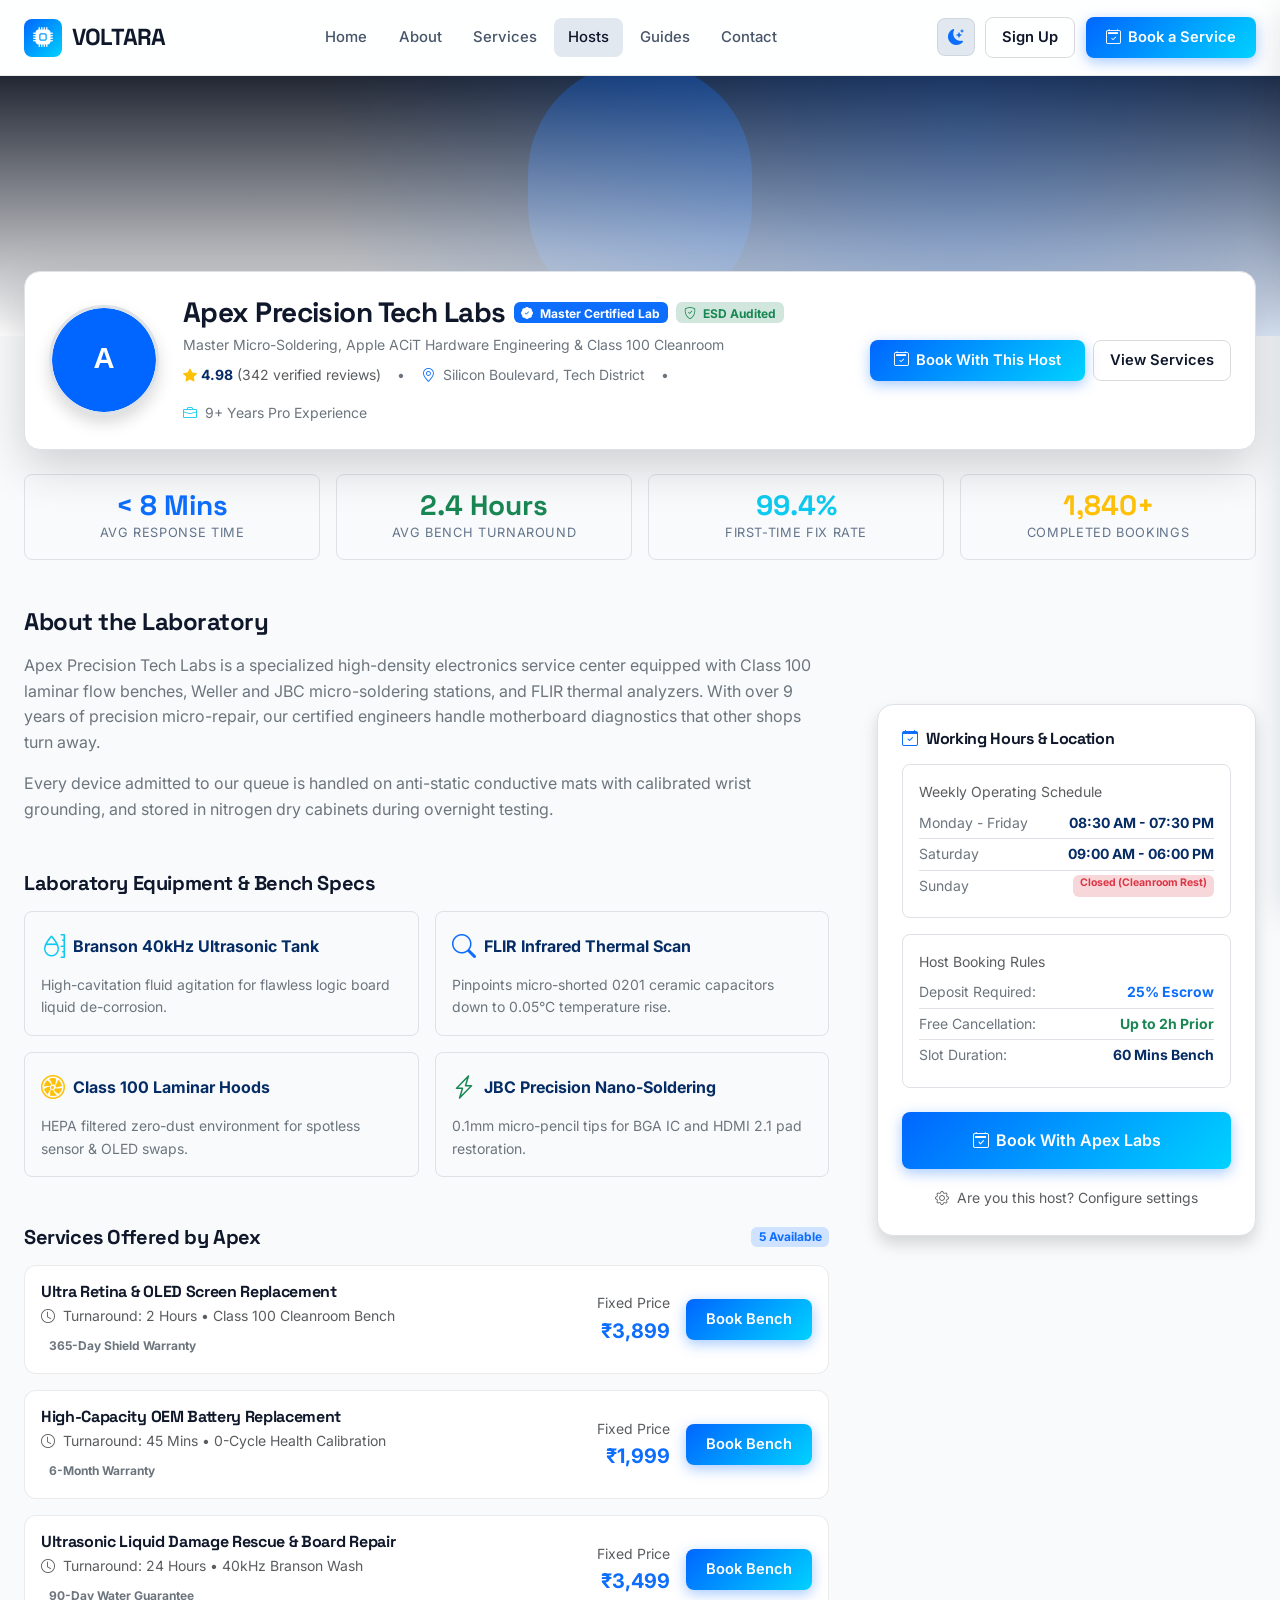
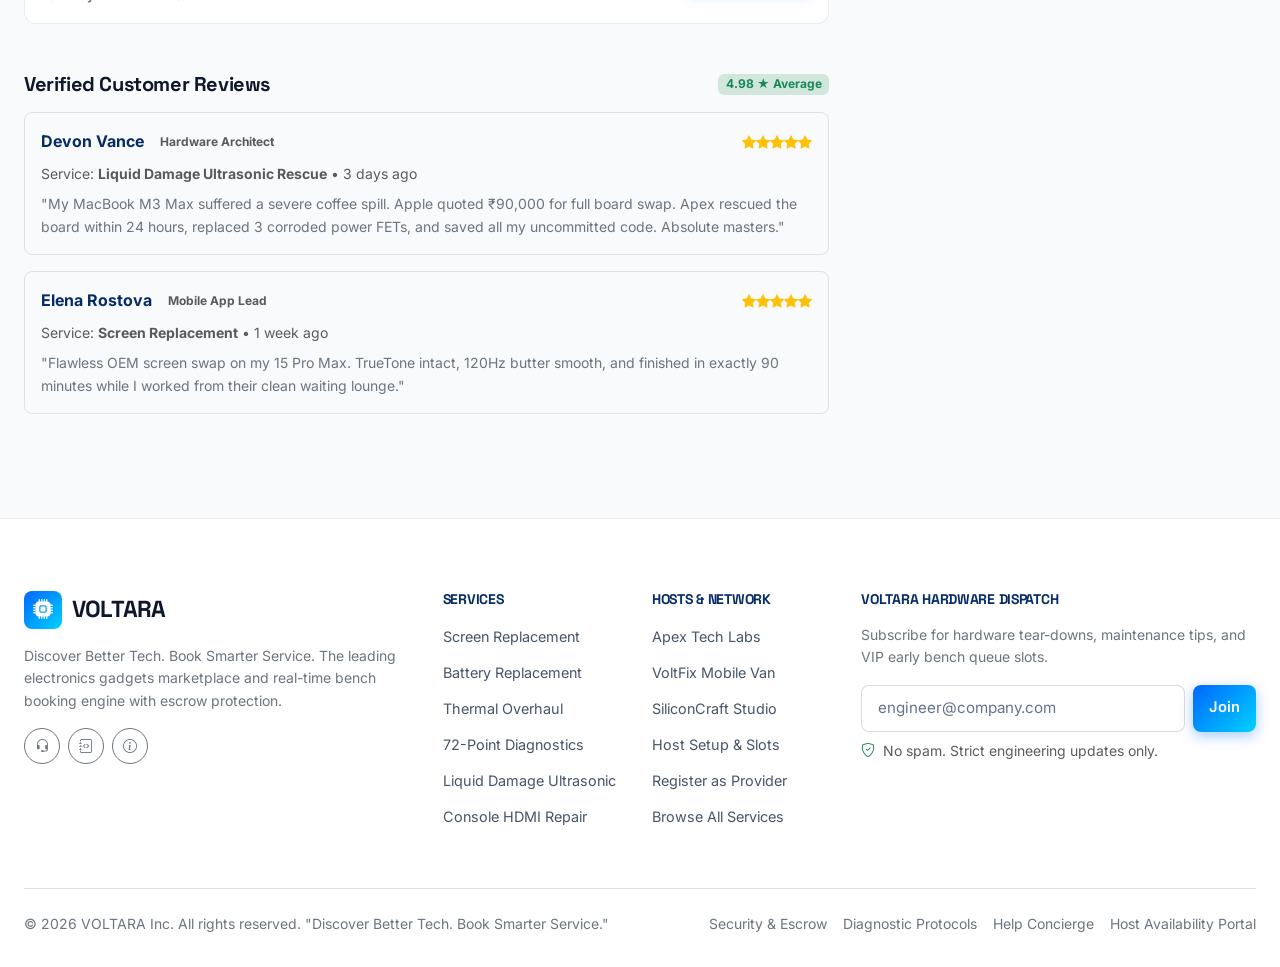
<file: host-profile.html>
<!DOCTYPE html>
<html lang="en" data-theme="dark">
<head>
  <meta charset="UTF-8">
  <meta name="viewport" content="width=device-width, initial-scale=1.0">
  <title>Host Profile — Apex Precision Tech Labs | VOLTARA</title>
  <meta name="description" content="View verified credentials, cleanroom laboratory tooling, working hours, and real-time appointment availability for Apex Precision Tech Labs.">
  
  <!-- Favicon matching Navbar Brand Icon exactly -->
  <link rel="icon" type="image/svg+xml" href="assets/images/favicon.svg">

  <link href="https://cdn.jsdelivr.net/npm/bootstrap@5.3.3/dist/css/bootstrap.min.css" rel="stylesheet">
  <link rel="stylesheet" href="https://cdn.jsdelivr.net/npm/bootstrap-icons@1.11.3/font/bootstrap-icons.min.css">
  
  <link rel="stylesheet" href="assets/css/theme.css">
  <link rel="stylesheet" href="assets/css/style.css">
  <link rel="stylesheet" href="assets/css/responsive.css">
</head>
<body>

  <!-- Navbar -->
  <header class="voltara-navbar">
    <div class="container-custom h-100 d-flex align-items-center justify-content-between">
      <a href="index.html" class="brand-logo" aria-label="Voltara Home">
        <div class="brand-symbol"><i class="bi bi-cpu-fill"></i></div>
        <span class="brand-text">VOLTARA</span>
      </a>

      <nav class="d-none d-lg-block" aria-label="Main Navigation">
        <ul class="nav-menu-list">
          <li><a href="index.html" class="nav-link-custom">Home</a></li>
          <li><a href="about.html" class="nav-link-custom">About</a></li>
          <li><a href="explore.html" class="nav-link-custom">Services</a></li>
          <li><a href="host-profile.html?host=apex-lab" class="nav-link-custom active">Hosts</a></li>
          <li><a href="guides.html" class="nav-link-custom">Guides</a></li>
          <li><a href="contact.html" class="nav-link-custom">Contact</a></li>
        </ul>
      </nav>

      <div class="nav-actions">
        <button type="button" class="theme-toggle-btn" aria-label="Toggle theme">
          <i class="bi bi-sun-fill text-warning"></i>
        </button>
        <a href="signup.html" class="btn-voltara-outline d-none d-lg-inline-flex py-2 px-3">
          <span>Sign Up</span>
        </a>
        <a href="booking.html?host=apex-lab" class="btn-voltara-primary d-none d-lg-inline-flex">
          <i class="bi bi-calendar2-check"></i> <span>Book a Service</span>
        </a>
        <button type="button" class="navbar-mobile-toggle btn btn-sm btn-outline-secondary d-lg-none d-flex align-items-center justify-content-center" style="width: 38px; height: 38px;" aria-label="Toggle navigation menu">
          <i class="bi bi-list fs-5"></i>
        </button>
      </div>
    </div>
  </header>

  <!-- Mobile Drawer / Menu Page (Exact same menus & buttons as navbar) -->
  <div class="mobile-drawer-backdrop"></div>
  <aside class="voltara-mobile-drawer" aria-label="Mobile Navigation">
    <div class="p-3 border-bottom border-subtle d-flex justify-content-between align-items-center">
      <div class="brand-logo">
        <div class="brand-symbol" style="width: 32px; height: 32px; font-size: 1rem;"><i class="bi bi-cpu-fill"></i></div>
        <span class="brand-text fs-5">VOLTARA</span>
      </div>
      <button type="button" class="mobile-drawer-close btn btn-sm btn-outline-secondary" aria-label="Close menu"><i class="bi bi-x-lg"></i></button>
    </div>
    <div class="p-3 d-flex flex-column gap-1">
      <a href="index.html" class="nav-link-custom py-2 px-3 rounded-2 fw-semibold">Home</a>
      <a href="about.html" class="nav-link-custom py-2 px-3 rounded-2 fw-semibold">About</a>
      <a href="explore.html" class="nav-link-custom py-2 px-3 rounded-2 fw-semibold">Services</a>
      <a href="host-profile.html?host=apex-lab" class="nav-link-custom py-2 px-3 rounded-2 fw-semibold active">Hosts</a>
      <a href="guides.html" class="nav-link-custom py-2 px-3 rounded-2 fw-semibold">Guides</a>
      <a href="contact.html" class="nav-link-custom py-2 px-3 rounded-2 fw-semibold">Contact</a>
      <div class="border-top border-subtle mt-3 pt-3 d-flex flex-column gap-2">
        <a href="signup.html" class="btn-voltara-outline justify-content-center py-2"><i class="bi bi-person-plus me-1"></i> Sign Up</a>
        <a href="booking.html?host=apex-lab" class="btn-voltara-primary justify-content-center py-2"><i class="bi bi-calendar2-check me-1"></i> Book a Service</a>
      </div>
    </div>
  </aside>

  <!-- ==========================================================================
       HOST COVER & HEADER PROFILE
       ========================================================================== -->
  <section class="position-relative host-profile-hero">
    <div class="host-hero-banner position-relative" style="height: 260px; width: 100%; overflow: hidden; background: linear-gradient(180deg, rgba(10, 15, 29, 0.4) 0%, rgba(10, 15, 29, 0.9) 100%);">
      <img src="https://images.unsplash.com/photo-1581091226825-a6a2a5aee158?auto=format&fit=crop&w=1600&q=80" style="width: 100%; height: 100%; object-fit: cover; opacity: 0.85;" alt="Apex Cleanroom Laboratory"
        onerror="this.onerror=null; this.src='https://images.unsplash.com/photo-1518770660439-4636190af475?auto=format&fit=crop&w=1600&q=80';">
      <div class="position-absolute top-0 start-0 w-100 h-100" style="background: radial-gradient(circle at 75% 25%, rgba(0, 102, 255, 0.25) 0%, transparent 65%), linear-gradient(to bottom, rgba(10, 15, 29, 0.2) 0%, var(--bg-surface) 100%); pointer-events: none;"></div>
    </div>

    <div class="container-custom position-relative" style="margin-top: -65px;">
      <div class="voltara-card host-profile-hero-card bg-surface-elevated p-4 border border-subtle rounded-4 shadow-lg">
        <div class="row align-items-center g-4 host-hero-row">
          
          <div class="col-md-auto text-center text-md-start host-hero-avatar-col">
            <img src="https://images.unsplash.com/photo-1581092160607-ee22621dd758?auto=format&fit=crop&w=300&q=80" class="rounded-circle border border-3 border-surface shadow" width="110" height="110" alt="Apex Tech Labs" style="object-fit: cover;"
              onerror="this.onerror=null; this.src='data:image/svg+xml,%3Csvg xmlns=\'http://www.w3.org/2000/svg\' viewBox=\'0 0 100 100\' width=\'100%25\' height=\'100%25\'%3E%3Ccircle cx=\'50\' cy=\'50\' r=\'50\' fill=\'%230066FF\'/%3E%3Ctext x=\'50%25\' y=\'58%25\' font-family=\'sans-serif\' font-size=\'28\' fill=\'%23FFFFFF\' text-anchor=\'middle\' font-weight=\'bold\'%3EA%3C/text%3E%3C/svg%3E';">
          </div>

          <div class="col-md host-hero-info-col">
            <div class="d-flex flex-wrap align-items-center gap-2 mb-1">
              <h1 class="font-heading fw-bold fs-3 mb-0">Apex Precision Tech Labs</h1>
              <span class="badge bg-primary text-white"><i class="bi bi-patch-check-fill me-1"></i> Master Certified Lab</span>
              <span class="badge bg-success-subtle text-success"><i class="bi bi-shield-check me-1"></i> ESD Audited</span>
            </div>
            <p class="text-secondary small mb-2">Master Micro-Soldering, Apple ACiT Hardware Engineering & Class 100 Cleanroom</p>
            
            <div class="d-flex flex-wrap align-items-center gap-3 small text-secondary">
              <div class="d-flex align-items-center gap-1 text-warning">
                <i class="bi bi-star-fill"></i>
                <strong class="text-primary-emphasis">4.98</strong>
                <span class="text-muted">(342 verified reviews)</span>
              </div>
              <span>•</span>
              <div><i class="bi bi-geo-alt me-1 text-primary"></i> Silicon Boulevard, Tech District</div>
              <span>•</span>
              <div><i class="bi bi-briefcase me-1 text-info"></i> 9+ Years Pro Experience</div>
            </div>
          </div>

          <div class="col-md-auto d-flex flex-column flex-sm-row gap-2 host-hero-actions-col">
            <a href="booking.html?host=apex-lab" class="btn-voltara-primary py-2 px-4 justify-content-center">
              <i class="bi bi-calendar2-check"></i> Book With This Host
            </a>
            <a href="#host-services-section" class="btn-voltara-outline py-2 px-3 justify-content-center">
              View Services
            </a>
          </div>

        </div>
      </div>
    </div>
  </section>

  <!-- ==========================================================================
       HOST PERFORMANCE METRICS STRIP
       ========================================================================== -->
  <section class="py-4">
    <div class="container-custom">
      <div class="row g-3 text-center">
        <div class="col-6 col-md-3">
          <div class="p-3 rounded-3 bg-surface-elevated border border-subtle">
            <div class="stat-metric-number text-primary fs-3">&lt; 8 Mins</div>
            <div class="stat-metric-label">Avg Response Time</div>
          </div>
        </div>
        <div class="col-6 col-md-3">
          <div class="p-3 rounded-3 bg-surface-elevated border border-subtle">
            <div class="stat-metric-number text-success fs-3">2.4 Hours</div>
            <div class="stat-metric-label">Avg Bench Turnaround</div>
          </div>
        </div>
        <div class="col-6 col-md-3">
          <div class="p-3 rounded-3 bg-surface-elevated border border-subtle">
            <div class="stat-metric-number text-info fs-3">99.4%</div>
            <div class="stat-metric-label">First-Time Fix Rate</div>
          </div>
        </div>
        <div class="col-6 col-md-3">
          <div class="p-3 rounded-3 bg-surface-elevated border border-subtle">
            <div class="stat-metric-number text-warning fs-3">1,840+</div>
            <div class="stat-metric-label">Completed Bookings</div>
          </div>
        </div>
      </div>
    </div>
  </section>

  <!-- ==========================================================================
       HOST PROFILE DETAILS & WORKING HOURS
       ========================================================================== -->
  <main class="py-4">
    <div class="container-custom">
      <div class="row g-5 host-main-layout">
        
        <!-- Left: Bio, Equipment, Certifications, Reviews -->
        <div class="col-lg-8">
          
          <!-- About -->
          <div class="mb-5">
            <h3 class="font-heading fw-bold mb-3 fs-4">About the Laboratory</h3>
            <p class="text-secondary">
              Apex Precision Tech Labs is a specialized high-density electronics service center equipped with Class 100 laminar flow benches, Weller and JBC micro-soldering stations, and FLIR thermal analyzers. With over 9 years of precision micro-repair, our certified engineers handle motherboard diagnostics that other shops turn away.
            </p>
            <p class="text-secondary">
              Every device admitted to our queue is handled on anti-static conductive mats with calibrated wrist grounding, and stored in nitrogen dry cabinets during overnight testing.
            </p>
          </div>

          <!-- Laboratory Tooling Showcase -->
          <div class="mb-5">
            <h4 class="font-heading fw-bold mb-3 fs-5">Laboratory Equipment & Bench Specs</h4>
            <div class="row g-3">
              <div class="col-sm-6">
                <div class="p-3 rounded-3 bg-surface-elevated border border-subtle h-100">
                  <div class="d-flex align-items-center gap-2 mb-2">
                    <i class="bi bi-moisture text-info fs-4"></i>
                    <div class="fw-bold text-primary-emphasis">Branson 40kHz Ultrasonic Tank</div>
                  </div>
                  <div class="small text-secondary">High-cavitation fluid agitation for flawless logic board liquid de-corrosion.</div>
                </div>
              </div>

              <div class="col-sm-6">
                <div class="p-3 rounded-3 bg-surface-elevated border border-subtle h-100">
                  <div class="d-flex align-items-center gap-2 mb-2">
                    <i class="bi bi-search text-primary fs-4"></i>
                    <div class="fw-bold text-primary-emphasis">FLIR Infrared Thermal Scan</div>
                  </div>
                  <div class="small text-secondary">Pinpoints micro-shorted 0201 ceramic capacitors down to 0.05°C temperature rise.</div>
                </div>
              </div>

              <div class="col-sm-6">
                <div class="p-3 rounded-3 bg-surface-elevated border border-subtle h-100">
                  <div class="d-flex align-items-center gap-2 mb-2">
                    <i class="bi bi-fan text-warning fs-4"></i>
                    <div class="fw-bold text-primary-emphasis">Class 100 Laminar Hoods</div>
                  </div>
                  <div class="small text-secondary">HEPA filtered zero-dust environment for spotless sensor & OLED swaps.</div>
                </div>
              </div>

              <div class="col-sm-6">
                <div class="p-3 rounded-3 bg-surface-elevated border border-subtle h-100">
                  <div class="d-flex align-items-center gap-2 mb-2">
                    <i class="bi bi-lightning-charge text-success fs-4"></i>
                    <div class="fw-bold text-primary-emphasis">JBC Precision Nano-Soldering</div>
                  </div>
                  <div class="small text-secondary">0.1mm micro-pencil tips for BGA IC and HDMI 2.1 pad restoration.</div>
                </div>
              </div>
            </div>
          </div>

          <!-- Services Offered List -->
          <div id="host-services-section" class="mb-5">
            <div class="d-flex justify-content-between align-items-center mb-3">
              <h4 class="font-heading fw-bold mb-0 fs-5">Services Offered by Apex</h4>
              <span class="badge bg-primary-subtle text-primary">5 Available</span>
            </div>

            <div class="d-flex flex-column gap-3">
              <div class="voltara-card p-3 d-flex flex-column flex-sm-row justify-content-between align-items-sm-center gap-3">
                <div>
                  <h5 class="font-heading fw-bold mb-1 fs-6">Ultra Retina & OLED Screen Replacement</h5>
                  <div class="small text-muted mb-1"><i class="bi bi-clock me-1"></i> Turnaround: 2 Hours • Class 100 Cleanroom Bench</div>
                  <span class="badge bg-surface-subtle text-secondary">365-Day Shield Warranty</span>
                </div>
                <div class="d-flex align-items-center justify-content-between justify-content-sm-end gap-3">
                  <div class="text-sm-end">
                    <div class="small text-muted">Fixed Price</div>
                    <div class="fw-bold text-primary fs-5">₹3,899</div>
                  </div>
                  <a href="booking.html?service=screen-replacement&host=apex-lab" class="btn-voltara-primary btn-sm">Book Bench</a>
                </div>
              </div>

              <div class="voltara-card p-3 d-flex flex-column flex-sm-row justify-content-between align-items-sm-center gap-3">
                <div>
                  <h5 class="font-heading fw-bold mb-1 fs-6">High-Capacity OEM Battery Replacement</h5>
                  <div class="small text-muted mb-1"><i class="bi bi-clock me-1"></i> Turnaround: 45 Mins • 0-Cycle Health Calibration</div>
                  <span class="badge bg-surface-subtle text-secondary">6-Month Warranty</span>
                </div>
                <div class="d-flex align-items-center justify-content-between justify-content-sm-end gap-3">
                  <div class="text-sm-end">
                    <div class="small text-muted">Fixed Price</div>
                    <div class="fw-bold text-primary fs-5">₹1,999</div>
                  </div>
                  <a href="booking.html?service=battery-replacement&host=apex-lab" class="btn-voltara-primary btn-sm">Book Bench</a>
                </div>
              </div>

              <div class="voltara-card p-3 d-flex flex-column flex-sm-row justify-content-between align-items-sm-center gap-3">
                <div>
                  <h5 class="font-heading fw-bold mb-1 fs-6">Ultrasonic Liquid Damage Rescue & Board Repair</h5>
                  <div class="small text-muted mb-1"><i class="bi bi-clock me-1"></i> Turnaround: 24 Hours • 40kHz Branson Wash</div>
                  <span class="badge bg-surface-subtle text-secondary">90-Day Water Guarantee</span>
                </div>
                <div class="d-flex align-items-center justify-content-between justify-content-sm-end gap-3">
                  <div class="text-sm-end">
                    <div class="small text-muted">Fixed Price</div>
                    <div class="fw-bold text-primary fs-5">₹3,499</div>
                  </div>
                  <a href="booking.html?service=liquid-damage-ultrasonic&host=apex-lab" class="btn-voltara-primary btn-sm">Book Bench</a>
                </div>
              </div>
            </div>
          </div>

          <!-- Verified Customer Reviews -->
          <div>
            <div class="d-flex justify-content-between align-items-center mb-3">
              <h4 class="font-heading fw-bold mb-0 fs-5">Verified Customer Reviews</h4>
              <span class="badge bg-success-subtle text-success">4.98 ★ Average</span>
            </div>

            <div class="d-flex flex-column gap-3">
              <div class="p-3 rounded-3 bg-surface-elevated border border-subtle">
                <div class="d-flex justify-content-between align-items-center mb-2">
                  <div class="d-flex align-items-center gap-2">
                    <div class="fw-bold text-primary-emphasis">Devon Vance</div>
                    <span class="badge bg-surface-subtle text-muted">Hardware Architect</span>
                  </div>
                  <div class="text-warning small"><i class="bi bi-star-fill"></i><i class="bi bi-star-fill"></i><i class="bi bi-star-fill"></i><i class="bi bi-star-fill"></i><i class="bi bi-star-fill"></i></div>
                </div>
                <div class="small text-muted mb-2">Service: <strong>Liquid Damage Ultrasonic Rescue</strong> • 3 days ago</div>
                <p class="small text-secondary mb-0">
                  "My MacBook M3 Max suffered a severe coffee spill. Apple quoted ₹90,000 for full board swap. Apex rescued the board within 24 hours, replaced 3 corroded power FETs, and saved all my uncommitted code. Absolute masters."
                </p>
              </div>

              <div class="p-3 rounded-3 bg-surface-elevated border border-subtle">
                <div class="d-flex justify-content-between align-items-center mb-2">
                  <div class="d-flex align-items-center gap-2">
                    <div class="fw-bold text-primary-emphasis">Elena Rostova</div>
                    <span class="badge bg-surface-subtle text-muted">Mobile App Lead</span>
                  </div>
                  <div class="text-warning small"><i class="bi bi-star-fill"></i><i class="bi bi-star-fill"></i><i class="bi bi-star-fill"></i><i class="bi bi-star-fill"></i><i class="bi bi-star-fill"></i></div>
                </div>
                <div class="small text-muted mb-2">Service: <strong>Screen Replacement</strong> • 1 week ago</div>
                <p class="small text-secondary mb-0">
                  "Flawless OEM screen swap on my 15 Pro Max. TrueTone intact, 120Hz butter smooth, and finished in exactly 90 minutes while I worked from their clean waiting lounge."
                </p>
              </div>
            </div>
          </div>

        </div>

        <!-- Right: Schedule Preview & Working Hours Card -->
        <div class="col-lg-4">
          <div class="voltara-card bg-surface-elevated p-4 border border-subtle rounded-4 shadow sticky-top" style="top: 96px; z-index: 10;">
            
            <h5 class="font-heading fw-bold mb-3 fs-6 d-flex align-items-center gap-2">
              <i class="bi bi-calendar-check text-primary"></i> Working Hours & Location
            </h5>

            <div class="p-3 rounded-3 bg-surface-subtle border border-subtle mb-3">
              <div class="small text-muted mb-1">Weekly Operating Schedule</div>
              <div class="d-flex justify-content-between py-1 small border-bottom border-subtle">
                <span class="text-secondary">Monday - Friday</span>
                <strong class="text-primary-emphasis">08:30 AM - 07:30 PM</strong>
              </div>
              <div class="d-flex justify-content-between py-1 small border-bottom border-subtle">
                <span class="text-secondary">Saturday</span>
                <strong class="text-primary-emphasis">09:00 AM - 06:00 PM</strong>
              </div>
              <div class="d-flex justify-content-between py-1 small">
                <span class="text-secondary">Sunday</span>
                <span class="badge bg-danger-subtle text-danger">Closed (Cleanroom Rest)</span>
              </div>
            </div>

            <!-- Booking Rules -->
            <div class="p-3 rounded-3 bg-surface-subtle border border-subtle mb-4">
              <div class="small text-muted mb-1">Host Booking Rules</div>
              <div class="d-flex justify-content-between py-1 small border-bottom border-subtle">
                <span class="text-secondary">Deposit Required:</span>
                <strong class="text-primary">25% Escrow</strong>
              </div>
              <div class="d-flex justify-content-between py-1 small border-bottom border-subtle">
                <span class="text-secondary">Free Cancellation:</span>
                <strong class="text-success">Up to 2h Prior</strong>
              </div>
              <div class="d-flex justify-content-between py-1 small">
                <span class="text-secondary">Slot Duration:</span>
                <strong class="text-primary-emphasis">60 Mins Bench</strong>
              </div>
            </div>

            <a href="booking.html?host=apex-lab" class="btn-voltara-primary w-100 py-3 justify-content-center fs-6">
              <i class="bi bi-calendar2-check"></i> Book With Apex Labs
            </a>

            <div class="text-center mt-3">
              <a href="host-setup.html" class="small text-muted text-decoration-none">
                <i class="bi bi-gear me-1"></i> Are you this host? Configure settings
              </a>
            </div>

          </div>
        </div>

      </div>
    </div>
  </main>

  <!-- Global Search Modal -->
  <div class="modal fade" id="voltaraSearchModal" tabindex="-1" aria-hidden="true">
    <div class="modal-dialog modal-dialog-centered modal-lg">
      <div class="modal-content bg-surface-elevated border border-medium shadow-lg rounded-4 overflow-hidden">
        <div class="modal-header border-bottom border-subtle p-3">
          <div class="d-flex align-items-center gap-2 w-100">
            <i class="bi bi-search text-primary fs-5"></i>
            <input type="text" id="globalSearchInput" class="form-control bg-transparent border-0 text-primary shadow-none fs-5" placeholder="Search gadgets, services, hosts, guides..." aria-label="Search">
          </div>
          <button type="button" class="btn-close btn-close-white" data-bs-dismiss="modal" aria-label="Close"></button>
        </div>
        <div class="modal-body p-3" id="globalSearchResults" style="max-height: 440px; overflow-y: auto;"></div>
      </div>
    </div>
  </div>

  <!-- ==========================================================================
       CONSISTENT VOLTARA FOOTER
       ========================================================================== -->
  <footer class="voltara-footer">
    <div class="container-custom">
      <div class="row g-4 mb-5">
        <!-- Brand Col -->
        <div class="col-lg-4">
          <a href="index.html" class="brand-logo mb-3" aria-label="Voltara Home">
            <div class="brand-symbol">
              <i class="bi bi-cpu-fill"></i>
            </div>
            <span class="brand-text">VOLTARA</span>
          </a>
          <p class="text-secondary small mb-3">
            Discover Better Tech. Book Smarter Service. The leading electronics gadgets marketplace and real-time bench booking engine with escrow protection.
          </p>
          <div class="d-flex gap-2">
            <a href="contact.html" class="btn btn-sm btn-outline-secondary rounded-circle d-flex align-items-center justify-content-center" style="width: 36px; height: 36px;" aria-label="Support"><i class="bi bi-headset"></i></a>
            <a href="guides.html" class="btn btn-sm btn-outline-secondary rounded-circle d-flex align-items-center justify-content-center" style="width: 36px; height: 36px;" aria-label="Guides"><i class="bi bi-journal-code"></i></a>
            <a href="about.html" class="btn btn-sm btn-outline-secondary rounded-circle d-flex align-items-center justify-content-center" style="width: 36px; height: 36px;" aria-label="About"><i class="bi bi-info-circle"></i></a>
          </div>
        </div>

        <!-- Col 2: Services -->
        <div class="col-6 col-lg-2">
          <h6 class="font-heading fw-bold mb-3 text-primary-emphasis text-uppercase small letter-spacing-1">Services</h6>
          <ul class="footer-link-group">
            <li><a href="service-details.html?service=screen-replacement">Screen Replacement</a></li>
            <li><a href="service-details.html?service=battery-replacement">Battery Replacement</a></li>
            <li><a href="service-details.html?service=laptop-thermal-overhaul">Thermal Overhaul</a></li>
            <li><a href="service-details.html?service=device-diagnostics">72-Point Diagnostics</a></li>
            <li><a href="service-details.html?service=liquid-damage-ultrasonic">Liquid Damage Ultrasonic</a></li>
            <li><a href="service-details.html?service=console-hdmi-repair">Console HDMI Repair</a></li>
          </ul>
        </div>

        <!-- Col 3: Hosts & Network -->
        <div class="col-6 col-lg-2">
          <h6 class="font-heading fw-bold mb-3 text-primary-emphasis text-uppercase small letter-spacing-1">Hosts & Network</h6>
          <ul class="footer-link-group">
            <li><a href="host-profile.html?host=apex-lab">Apex Tech Labs</a></li>
            <li><a href="host-profile.html?host=volt-fix-mobile">VoltFix Mobile Van</a></li>
            <li><a href="host-profile.html?host=silicon-craft">SiliconCraft Studio</a></li>
            <li><a href="host-setup.html">Host Setup & Slots</a></li>
            <li><a href="signup.html">Register as Provider</a></li>
            <li><a href="explore.html">Browse All Services</a></li>
          </ul>
        </div>

        <!-- Col 4: Dispatch Newsletter -->
        <div class="col-lg-4">
          <h6 class="font-heading fw-bold mb-3 text-primary-emphasis text-uppercase small letter-spacing-1">Voltara Hardware Dispatch</h6>
          <p class="text-secondary small mb-3">Subscribe for hardware tear-downs, maintenance tips, and VIP early bench queue slots.</p>
          <form class="newsletter-form d-flex gap-2">
            <input type="email" class="form-control-custom" placeholder="engineer@company.com" required>
            <button type="submit" class="btn-voltara-primary px-3">Join</button>
          </form>
          <div class="small text-muted mt-2"><i class="bi bi-shield-check text-success me-1"></i> No spam. Strict engineering updates only.</div>
        </div>
      </div>

      <!-- Bottom Bar -->
      <div class="pt-4 border-top border-subtle d-flex flex-wrap justify-content-between align-items-center gap-3 small text-secondary">
        <div>
          © 2026 VOLTARA Inc. All rights reserved. "Discover Better Tech. Book Smarter Service."
        </div>
        <div class="d-flex gap-3">
          <a href="about.html" class="text-secondary">Security & Escrow</a>
          <a href="guides.html" class="text-secondary">Diagnostic Protocols</a>
          <a href="contact.html" class="text-secondary">Help Concierge</a>
          <a href="host-setup.html" class="text-secondary">Host Availability Portal</a>
        </div>
      </div>
    </div>
  </footer>

  <!-- Back to Top Button -->
  <button type="button" class="voltara-back-to-top" id="voltaraBackToTop" aria-label="Back to top">
    <i class="bi bi-arrow-up-short"></i>
  </button>

  <!-- Scripts -->
  <script src="https://cdn.jsdelivr.net/npm/bootstrap@5.3.3/dist/js/bootstrap.bundle.min.js"></script>
  <script src="assets/js/data.js"></script>
  <script src="assets/js/theme.js"></script>
  <script src="assets/js/pricing.js"></script>
  <script src="assets/js/main.js"></script>
</body>
</html>
</file>
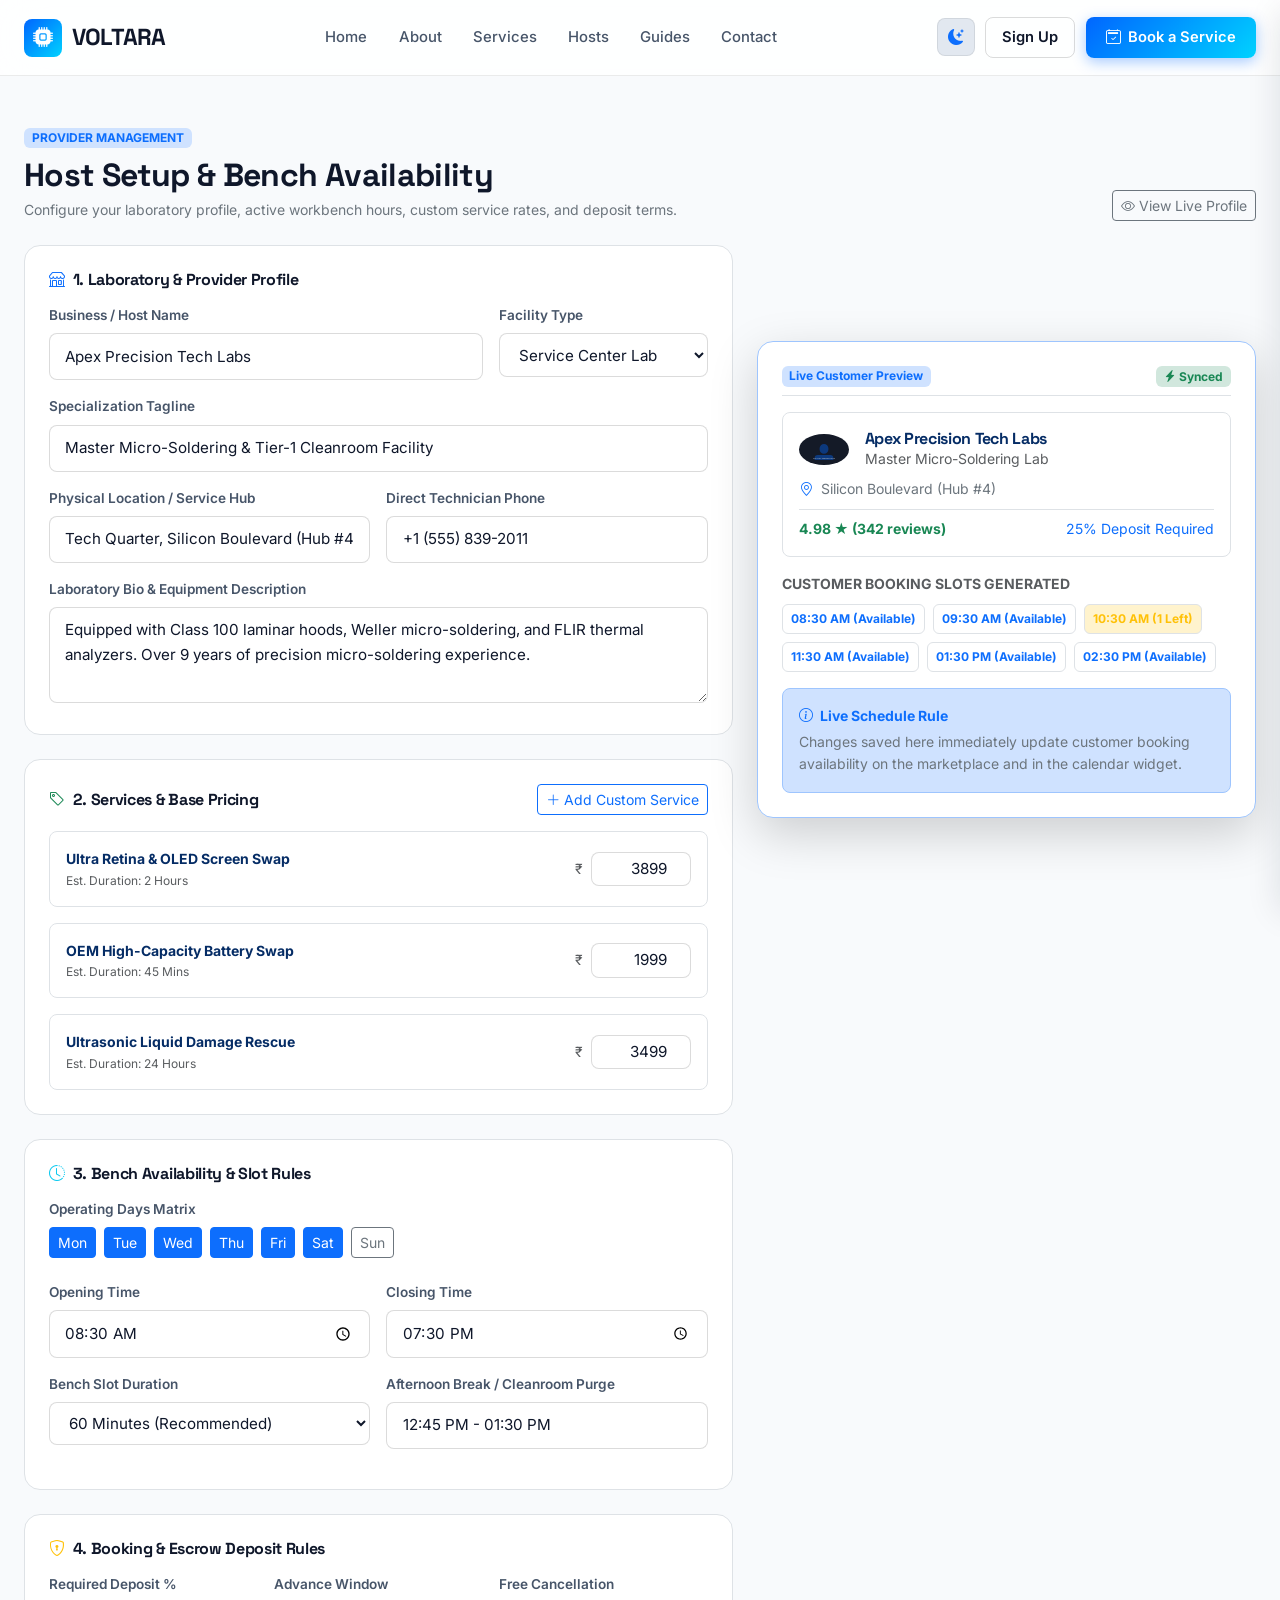
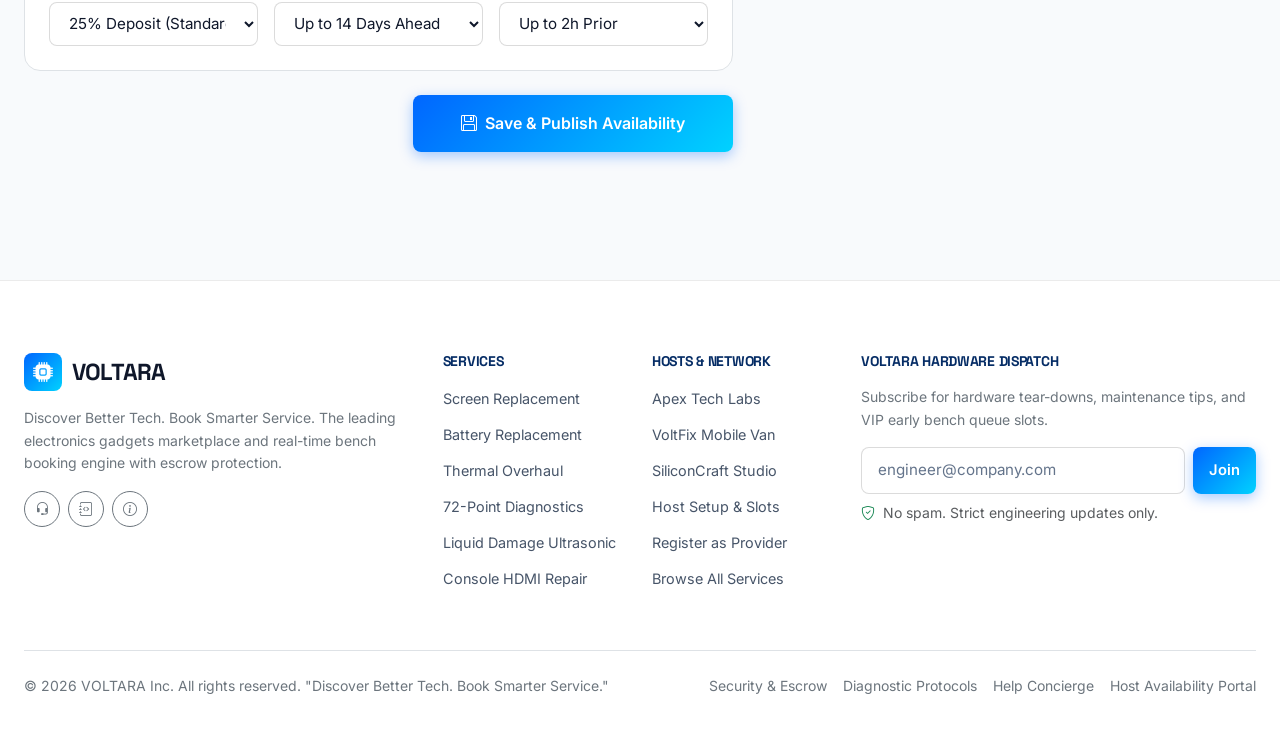
<file: host-setup.html>
<!DOCTYPE html>
<html lang="en" data-theme="dark">
<head>
  <meta charset="UTF-8">
  <meta name="viewport" content="width=device-width, initial-scale=1.0">
  <title>Host Setup & Bench Availability — VOLTARA</title>
  <meta name="description" content="Configure host laboratory profile, customized repair pricing, weekly bench availability, and escrow deposit rules.">
  
  <!-- Favicon matching Navbar Brand Icon exactly -->
  <link rel="icon" type="image/svg+xml" href="assets/images/favicon.svg">

  <link href="https://cdn.jsdelivr.net/npm/bootstrap@5.3.3/dist/css/bootstrap.min.css" rel="stylesheet">
  <link rel="stylesheet" href="https://cdn.jsdelivr.net/npm/bootstrap-icons@1.11.3/font/bootstrap-icons.min.css">
  
  <link rel="stylesheet" href="assets/css/theme.css">
  <link rel="stylesheet" href="assets/css/style.css">
  <link rel="stylesheet" href="assets/css/responsive.css">
</head>
<body>

  <!-- Navbar -->
  <header class="voltara-navbar">
    <div class="container-custom h-100 d-flex align-items-center justify-content-between">
      <a href="index.html" class="brand-logo" aria-label="Voltara Home">
        <div class="brand-symbol"><i class="bi bi-cpu-fill"></i></div>
        <span class="brand-text">VOLTARA</span>
      </a>

      <nav class="d-none d-lg-block" aria-label="Main Navigation">
        <ul class="nav-menu-list">
          <li><a href="index.html" class="nav-link-custom">Home</a></li>
          <li><a href="about.html" class="nav-link-custom">About</a></li>
          <li><a href="explore.html" class="nav-link-custom">Services</a></li>
          <li><a href="host-profile.html?host=apex-lab" class="nav-link-custom">Hosts</a></li>
          <li><a href="guides.html" class="nav-link-custom">Guides</a></li>
          <li><a href="contact.html" class="nav-link-custom">Contact</a></li>
        </ul>
      </nav>

      <div class="nav-actions">
        <button type="button" class="theme-toggle-btn" aria-label="Toggle theme">
          <i class="bi bi-sun-fill text-warning"></i>
        </button>
        <a href="signup.html" class="btn-voltara-outline d-none d-lg-inline-flex py-2 px-3">
          <span>Sign Up</span>
        </a>
        <a href="booking.html" class="btn-voltara-primary d-none d-lg-inline-flex">
          <i class="bi bi-calendar2-check"></i> <span>Book a Service</span>
        </a>
        <button type="button" class="navbar-mobile-toggle btn btn-sm btn-outline-secondary d-lg-none d-flex align-items-center justify-content-center" style="width: 38px; height: 38px;" aria-label="Toggle navigation menu">
          <i class="bi bi-list fs-5"></i>
        </button>
      </div>
    </div>
  </header>

  <!-- Mobile Drawer / Menu Page (Exact same menus & buttons as navbar) -->
  <div class="mobile-drawer-backdrop"></div>
  <aside class="voltara-mobile-drawer" aria-label="Mobile Navigation">
    <div class="p-3 border-bottom border-subtle d-flex justify-content-between align-items-center">
      <div class="brand-logo">
        <div class="brand-symbol" style="width: 32px; height: 32px; font-size: 1rem;"><i class="bi bi-cpu-fill"></i></div>
        <span class="brand-text fs-5">VOLTARA</span>
      </div>
      <button type="button" class="mobile-drawer-close btn btn-sm btn-outline-secondary" aria-label="Close menu"><i class="bi bi-x-lg"></i></button>
    </div>
    <div class="p-3 d-flex flex-column gap-1">
      <a href="index.html" class="nav-link-custom py-2 px-3 rounded-2 fw-semibold">Home</a>
      <a href="about.html" class="nav-link-custom py-2 px-3 rounded-2 fw-semibold">About</a>
      <a href="explore.html" class="nav-link-custom py-2 px-3 rounded-2 fw-semibold">Services</a>
      <a href="host-profile.html?host=apex-lab" class="nav-link-custom py-2 px-3 rounded-2 fw-semibold">Hosts</a>
      <a href="guides.html" class="nav-link-custom py-2 px-3 rounded-2 fw-semibold">Guides</a>
      <a href="contact.html" class="nav-link-custom py-2 px-3 rounded-2 fw-semibold">Contact</a>
      <div class="border-top border-subtle mt-3 pt-3 d-flex flex-column gap-2">
        <a href="signup.html" class="btn-voltara-outline justify-content-center py-2"><i class="bi bi-person-plus me-1"></i> Sign Up</a>
        <a href="booking.html" class="btn-voltara-primary justify-content-center py-2"><i class="bi bi-calendar2-check me-1"></i> Book a Service</a>
      </div>
    </div>
  </aside>

  <!-- Main Setup Container -->
  <main class="py-5">
    <div class="container-custom">
      
      <div class="d-flex flex-wrap justify-content-between align-items-end mb-4">
        <div>
          <span class="badge bg-primary-subtle text-primary text-uppercase letter-spacing-1 mb-2">Provider Management</span>
          <h1 class="font-heading fw-bold fs-2 mb-1">Host Setup & Bench Availability</h1>
          <p class="text-secondary small mb-0">Configure your laboratory profile, active workbench hours, custom service rates, and deposit terms.</p>
        </div>
        <div class="d-flex gap-2">
          <a href="host-profile.html?host=apex-lab" class="btn btn-sm btn-outline-secondary">
            <i class="bi bi-eye"></i> View Live Profile
          </a>
        </div>
      </div>

      <div class="row g-4 host-setup-layout">
        
        <!-- LEFT: Setup Forms (Tabs / Sections) -->
        <div class="col-lg-7">
          
          <!-- SECTION 1: BUSINESS PROFILE -->
          <div class="voltara-card bg-surface-elevated p-4 border border-subtle rounded-4 mb-4">
            <h5 class="font-heading fw-bold mb-3 fs-6 d-flex align-items-center gap-2">
              <i class="bi bi-shop text-primary"></i> 1. Laboratory & Provider Profile
            </h5>
            
            <div class="row g-3">
              <div class="col-md-8">
                <label class="input-label-custom">Business / Host Name</label>
                <input type="text" id="setupHostName" class="form-control-custom" value="Apex Precision Tech Labs">
              </div>
              <div class="col-md-4">
                <label class="input-label-custom">Facility Type</label>
                <select id="setupHostType" class="form-select-custom">
                  <option value="service-center" selected>Service Center Lab</option>
                  <option value="mobile-tech">Mobile Van Doorstep</option>
                  <option value="independent-specialist">Independent Specialist</option>
                </select>
              </div>

              <div class="col-12">
                <label class="input-label-custom">Specialization Tagline</label>
                <input type="text" id="setupHostTagline" class="form-control-custom" value="Master Micro-Soldering & Tier-1 Cleanroom Facility">
              </div>

              <div class="col-md-6">
                <label class="input-label-custom">Physical Location / Service Hub</label>
                <input type="text" id="setupHostLocation" class="form-control-custom" value="Tech Quarter, Silicon Boulevard (Hub #4)">
              </div>
              <div class="col-md-6">
                <label class="input-label-custom">Direct Technician Phone</label>
                <input type="text" id="setupHostPhone" class="form-control-custom" value="+1 (555) 839-2011">
              </div>

              <div class="col-12">
                <label class="input-label-custom">Laboratory Bio & Equipment Description</label>
                <textarea id="setupHostAbout" rows="3" class="form-control-custom">Equipped with Class 100 laminar hoods, Weller micro-soldering, and FLIR thermal analyzers. Over 9 years of precision micro-soldering experience.</textarea>
              </div>
            </div>
          </div>

          <!-- SECTION 2: SERVICES & PRICING -->
          <div class="voltara-card bg-surface-elevated p-4 border border-subtle rounded-4 mb-4">
            <div class="d-flex justify-content-between align-items-center mb-3">
              <h5 class="font-heading fw-bold mb-0 fs-6 d-flex align-items-center gap-2">
                <i class="bi bi-tag text-success"></i> 2. Services & Base Pricing
              </h5>
              <button type="button" class="btn btn-sm btn-outline-primary" id="btnAddServiceRow">
                <i class="bi bi-plus-lg"></i> Add Custom Service
              </button>
            </div>

            <div class="d-flex flex-column gap-3" id="setupServicesList">
              <div class="p-3 rounded-3 bg-surface-subtle border border-subtle d-flex justify-content-between align-items-center">
                <div>
                  <div class="fw-bold text-primary-emphasis small">Ultra Retina & OLED Screen Swap</div>
                  <div class="text-muted" style="font-size: 0.75rem;">Est. Duration: 2 Hours</div>
                </div>
                <div class="d-flex align-items-center gap-2">
                  <span class="small text-muted">₹</span>
                  <input type="number" class="form-control-custom py-1 px-2 text-end font-mono" style="width: 100px;" value="3899">
                </div>
              </div>

              <div class="p-3 rounded-3 bg-surface-subtle border border-subtle d-flex justify-content-between align-items-center">
                <div>
                  <div class="fw-bold text-primary-emphasis small">OEM High-Capacity Battery Swap</div>
                  <div class="text-muted" style="font-size: 0.75rem;">Est. Duration: 45 Mins</div>
                </div>
                <div class="d-flex align-items-center gap-2">
                  <span class="small text-muted">₹</span>
                  <input type="number" class="form-control-custom py-1 px-2 text-end font-mono" style="width: 100px;" value="1999">
                </div>
              </div>

              <div class="p-3 rounded-3 bg-surface-subtle border border-subtle d-flex justify-content-between align-items-center">
                <div>
                  <div class="fw-bold text-primary-emphasis small">Ultrasonic Liquid Damage Rescue</div>
                  <div class="text-muted" style="font-size: 0.75rem;">Est. Duration: 24 Hours</div>
                </div>
                <div class="d-flex align-items-center gap-2">
                  <span class="small text-muted">₹</span>
                  <input type="number" class="form-control-custom py-1 px-2 text-end font-mono" style="width: 100px;" value="3499">
                </div>
              </div>
            </div>
          </div>

          <!-- SECTION 3: AVAILABILITY & WORKING HOURS MATRIX -->
          <div class="voltara-card bg-surface-elevated p-4 border border-subtle rounded-4 mb-4">
            <h5 class="font-heading fw-bold mb-3 fs-6 d-flex align-items-center gap-2">
              <i class="bi bi-clock-history text-info"></i> 3. Bench Availability & Slot Rules
            </h5>

            <!-- Working Days Toggles -->
            <label class="input-label-custom">Operating Days Matrix</label>
            <div class="d-flex flex-wrap gap-2 mb-4">
              <label class="btn btn-sm btn-outline-primary active day-toggle-btn">
                <input type="checkbox" class="d-none" checked> Mon
              </label>
              <label class="btn btn-sm btn-outline-primary active day-toggle-btn">
                <input type="checkbox" class="d-none" checked> Tue
              </label>
              <label class="btn btn-sm btn-outline-primary active day-toggle-btn">
                <input type="checkbox" class="d-none" checked> Wed
              </label>
              <label class="btn btn-sm btn-outline-primary active day-toggle-btn">
                <input type="checkbox" class="d-none" checked> Thu
              </label>
              <label class="btn btn-sm btn-outline-primary active day-toggle-btn">
                <input type="checkbox" class="d-none" checked> Fri
              </label>
              <label class="btn btn-sm btn-outline-primary active day-toggle-btn">
                <input type="checkbox" class="d-none" checked> Sat
              </label>
              <label class="btn btn-sm btn-outline-secondary day-toggle-btn">
                <input type="checkbox" class="d-none"> Sun
              </label>
            </div>

            <div class="row g-3 mb-3">
              <div class="col-sm-6">
                <label class="input-label-custom">Opening Time</label>
                <input type="time" id="setupOpenTime" class="form-control-custom" value="08:30">
              </div>
              <div class="col-sm-6">
                <label class="input-label-custom">Closing Time</label>
                <input type="time" id="setupCloseTime" class="form-control-custom" value="19:30">
              </div>
              <div class="col-sm-6">
                <label class="input-label-custom">Bench Slot Duration</label>
                <select id="setupSlotDuration" class="form-select-custom">
                  <option value="30">30 Minutes</option>
                  <option value="45">45 Minutes</option>
                  <option value="60" selected>60 Minutes (Recommended)</option>
                  <option value="90">90 Minutes</option>
                  <option value="120">120 Minutes (Heavy Soldering)</option>
                </select>
              </div>
              <div class="col-sm-6">
                <label class="input-label-custom">Afternoon Break / Cleanroom Purge</label>
                <input type="text" class="form-control-custom" value="12:45 PM - 01:30 PM">
              </div>
            </div>
          </div>

          <!-- SECTION 4: BOOKING & DEPOSIT RULES -->
          <div class="voltara-card bg-surface-elevated p-4 border border-subtle rounded-4 mb-4">
            <h5 class="font-heading fw-bold mb-3 fs-6 d-flex align-items-center gap-2">
              <i class="bi bi-shield-lock text-warning"></i> 4. Booking & Escrow Deposit Rules
            </h5>

            <div class="row g-3">
              <div class="col-md-4">
                <label class="input-label-custom">Required Deposit %</label>
                <select id="setupDepositPct" class="form-select-custom">
                  <option value="15">15% Deposit</option>
                  <option value="20">20% Deposit</option>
                  <option value="25" selected>25% Deposit (Standard)</option>
                  <option value="30">30% Deposit</option>
                </select>
              </div>
              <div class="col-md-4">
                <label class="input-label-custom">Advance Window</label>
                <select class="form-select-custom">
                  <option value="7">Up to 7 Days Ahead</option>
                  <option value="14" selected>Up to 14 Days Ahead</option>
                  <option value="30">Up to 30 Days Ahead</option>
                </select>
              </div>
              <div class="col-md-4">
                <label class="input-label-custom">Free Cancellation</label>
                <select class="form-select-custom">
                  <option value="2" selected>Up to 2h Prior</option>
                  <option value="4">Up to 4h Prior</option>
                  <option value="24">Up to 24h Prior</option>
                </select>
              </div>
            </div>
          </div>

          <div class="d-flex justify-content-end">
            <button type="button" id="btnSaveHostSettingsBottom" class="btn-voltara-primary py-3 px-5 fs-6">
              <i class="bi bi-floppy"></i> Save & Publish Availability
            </button>
          </div>

        </div>

        <!-- RIGHT: LIVE REAL-TIME PREVIEW PANEL -->
        <div class="col-lg-5">
          <div class="voltara-card bg-surface-elevated p-4 border border-primary-subtle rounded-4 shadow-lg sticky-top" style="top: 96px;">
            
            <div class="d-flex justify-content-between align-items-center mb-3 pb-2 border-bottom border-subtle">
              <span class="badge bg-primary-subtle text-primary">Live Customer Preview</span>
              <span class="badge bg-success-subtle text-success small"><i class="bi bi-lightning-charge-fill"></i> Synced</span>
            </div>

            <!-- Preview Card -->
            <div class="p-3 rounded-3 bg-surface-subtle border border-subtle mb-3">
              <div class="d-flex align-items-center gap-3 mb-2">
                <img src="https://images.unsplash.com/photo-1581092160607-ee22621dd758?auto=format&fit=crop&w=120&q=80" class="rounded-circle" width="50" height="50" alt="Host Avatar">
                <div>
                  <h5 class="font-heading fw-bold mb-0 fs-6 text-primary-emphasis" id="previewHostName">Apex Precision Tech Labs</h5>
                  <div class="small text-muted" id="previewHostTagline">Master Micro-Soldering Lab</div>
                </div>
              </div>
              <div class="small text-secondary mb-2" id="previewHostLocation"><i class="bi bi-geo-alt me-1 text-primary"></i> Silicon Boulevard (Hub #4)</div>
              <div class="d-flex justify-content-between pt-2 border-top border-subtle small">
                <span class="text-success fw-bold">4.98 ★ (342 reviews)</span>
                <span class="text-primary font-semibold" id="previewDepositDisplay">25% Deposit Required</span>
              </div>
            </div>

            <!-- Preview Generated Slot Queue -->
            <div class="mb-3">
              <div class="small text-muted fw-bold text-uppercase letter-spacing-1 mb-2">Customer Booking Slots Generated</div>
              <div class="d-flex flex-wrap gap-2" id="previewSlotsGrid">
                <span class="badge bg-surface-subtle text-primary border border-subtle p-2">08:30 AM (Available)</span>
                <span class="badge bg-surface-subtle text-primary border border-subtle p-2">09:30 AM (Available)</span>
                <span class="badge bg-warning-subtle text-warning border border-subtle p-2">10:30 AM (1 Left)</span>
                <span class="badge bg-surface-subtle text-primary border border-subtle p-2">11:30 AM (Available)</span>
                <span class="badge bg-surface-subtle text-primary border border-subtle p-2">01:30 PM (Available)</span>
                <span class="badge bg-surface-subtle text-primary border border-subtle p-2">02:30 PM (Available)</span>
              </div>
            </div>

            <div class="p-3 rounded-3 bg-primary-subtle border border-primary-subtle small text-secondary">
              <strong class="text-primary d-block mb-1"><i class="bi bi-info-circle me-1"></i> Live Schedule Rule</strong>
              Changes saved here immediately update customer booking availability on the marketplace and in the calendar widget.
            </div>

          </div>
        </div>

      </div>

    </div>
  </main>

  <!-- ==========================================================================
       CONSISTENT VOLTARA FOOTER
       ========================================================================== -->
  <footer class="voltara-footer">
    <div class="container-custom">
      <div class="row g-4 mb-5">
        <!-- Brand Col -->
        <div class="col-lg-4">
          <a href="index.html" class="brand-logo mb-3" aria-label="Voltara Home">
            <div class="brand-symbol">
              <i class="bi bi-cpu-fill"></i>
            </div>
            <span class="brand-text">VOLTARA</span>
          </a>
          <p class="text-secondary small mb-3">
            Discover Better Tech. Book Smarter Service. The leading electronics gadgets marketplace and real-time bench booking engine with escrow protection.
          </p>
          <div class="d-flex gap-2">
            <a href="contact.html" class="btn btn-sm btn-outline-secondary rounded-circle d-flex align-items-center justify-content-center" style="width: 36px; height: 36px;" aria-label="Support"><i class="bi bi-headset"></i></a>
            <a href="guides.html" class="btn btn-sm btn-outline-secondary rounded-circle d-flex align-items-center justify-content-center" style="width: 36px; height: 36px;" aria-label="Guides"><i class="bi bi-journal-code"></i></a>
            <a href="about.html" class="btn btn-sm btn-outline-secondary rounded-circle d-flex align-items-center justify-content-center" style="width: 36px; height: 36px;" aria-label="About"><i class="bi bi-info-circle"></i></a>
          </div>
        </div>

        <!-- Col 2: Services -->
        <div class="col-6 col-lg-2">
          <h6 class="font-heading fw-bold mb-3 text-primary-emphasis text-uppercase small letter-spacing-1">Services</h6>
          <ul class="footer-link-group">
            <li><a href="service-details.html?service=screen-replacement">Screen Replacement</a></li>
            <li><a href="service-details.html?service=battery-replacement">Battery Replacement</a></li>
            <li><a href="service-details.html?service=laptop-thermal-overhaul">Thermal Overhaul</a></li>
            <li><a href="service-details.html?service=device-diagnostics">72-Point Diagnostics</a></li>
            <li><a href="service-details.html?service=liquid-damage-ultrasonic">Liquid Damage Ultrasonic</a></li>
            <li><a href="service-details.html?service=console-hdmi-repair">Console HDMI Repair</a></li>
          </ul>
        </div>

        <!-- Col 3: Hosts & Network -->
        <div class="col-6 col-lg-2">
          <h6 class="font-heading fw-bold mb-3 text-primary-emphasis text-uppercase small letter-spacing-1">Hosts & Network</h6>
          <ul class="footer-link-group">
            <li><a href="host-profile.html?host=apex-lab">Apex Tech Labs</a></li>
            <li><a href="host-profile.html?host=volt-fix-mobile">VoltFix Mobile Van</a></li>
            <li><a href="host-profile.html?host=silicon-craft">SiliconCraft Studio</a></li>
            <li><a href="host-setup.html">Host Setup & Slots</a></li>
            <li><a href="signup.html">Register as Provider</a></li>
            <li><a href="explore.html">Browse All Services</a></li>
          </ul>
        </div>

        <!-- Col 4: Dispatch Newsletter -->
        <div class="col-lg-4">
          <h6 class="font-heading fw-bold mb-3 text-primary-emphasis text-uppercase small letter-spacing-1">Voltara Hardware Dispatch</h6>
          <p class="text-secondary small mb-3">Subscribe for hardware tear-downs, maintenance tips, and VIP early bench queue slots.</p>
          <form class="newsletter-form d-flex gap-2">
            <input type="email" class="form-control-custom" placeholder="engineer@company.com" required>
            <button type="submit" class="btn-voltara-primary px-3">Join</button>
          </form>
          <div class="small text-muted mt-2"><i class="bi bi-shield-check text-success me-1"></i> No spam. Strict engineering updates only.</div>
        </div>
      </div>

      <!-- Bottom Bar -->
      <div class="pt-4 border-top border-subtle d-flex flex-wrap justify-content-between align-items-center gap-3 small text-secondary">
        <div>
          © 2026 VOLTARA Inc. All rights reserved. "Discover Better Tech. Book Smarter Service."
        </div>
        <div class="d-flex gap-3">
          <a href="about.html" class="text-secondary">Security & Escrow</a>
          <a href="guides.html" class="text-secondary">Diagnostic Protocols</a>
          <a href="contact.html" class="text-secondary">Help Concierge</a>
          <a href="host-setup.html" class="text-secondary">Host Availability Portal</a>
        </div>
      </div>
    </div>
  </footer>

  <!-- Back to Top Button -->
  <button type="button" class="voltara-back-to-top" id="voltaraBackToTop" aria-label="Back to top">
    <i class="bi bi-arrow-up-short"></i>
  </button>

  <!-- Scripts -->
  <script src="https://cdn.jsdelivr.net/npm/bootstrap@5.3.3/dist/js/bootstrap.bundle.min.js"></script>
  <script src="assets/js/data.js"></script>
  <script src="assets/js/theme.js"></script>
  <script src="assets/js/main.js"></script>

  <script>
    document.addEventListener('DOMContentLoaded', () => {
      const nameInput = document.getElementById('setupHostName');
      const taglineInput = document.getElementById('setupHostTagline');
      const locationInput = document.getElementById('setupHostLocation');
      const depositSelect = document.getElementById('setupDepositPct');

      const previewName = document.getElementById('previewHostName');
      const previewTagline = document.getElementById('previewHostTagline');
      const previewLocation = document.getElementById('previewHostLocation');
      const previewDeposit = document.getElementById('previewDepositDisplay');

      function syncPreview() {
        if (previewName && nameInput) previewName.textContent = nameInput.value;
        if (previewTagline && taglineInput) previewTagline.textContent = taglineInput.value;
        if (previewLocation && locationInput) previewLocation.innerHTML = `<i class="bi bi-geo-alt me-1 text-primary"></i> ${locationInput.value}`;
        if (previewDeposit && depositSelect) previewDeposit.textContent = `${depositSelect.value}% Deposit Required`;
      }

      nameInput.addEventListener('input', syncPreview);
      taglineInput.addEventListener('input', syncPreview);
      locationInput.addEventListener('input', syncPreview);
      depositSelect.addEventListener('change', syncPreview);

      // Day buttons toggle
      document.querySelectorAll('.day-toggle-btn').forEach(btn => {
        btn.addEventListener('click', (e) => {
          e.preventDefault();
          btn.classList.toggle('active');
          btn.classList.toggle('btn-outline-primary');
          btn.classList.toggle('btn-outline-secondary');
        });
      });

      // Add custom service row
      document.getElementById('btnAddServiceRow').addEventListener('click', () => {
        const container = document.getElementById('setupServicesList');
        const newRow = document.createElement('div');
        newRow.className = 'p-3 rounded-3 bg-surface-subtle border border-subtle d-flex justify-content-between align-items-center animate-fade-in';
        newRow.innerHTML = `
          <div>
            <input type="text" class="form-control-custom py-1 px-2 fw-bold text-primary-emphasis small mb-1" value="Custom Logic Board Diagnostics" placeholder="Service Name">
            <div class="text-muted" style="font-size: 0.75rem;">Est. Duration: 1 Hour</div>
          </div>
          <div class="d-flex align-items-center gap-2">
            <span class="small text-muted">₹</span>
            <input type="number" class="form-control-custom py-1 px-2 text-end font-mono" style="width: 100px;" value="1499">
            <button type="button" class="btn btn-sm btn-link text-danger p-0" onclick="this.closest('.p-3').remove()">&times;</button>
          </div>
        `;
        container.appendChild(newRow);
      });

      // Save handler
      const handleSave = () => {
        VoltaraToast.show({
          title: "Configuration Saved",
          message: "Host availability schedule and service rates updated.",
          type: "success"
        });
      };

      document.getElementById('btnSaveHostSettingsTop').addEventListener('click', handleSave);
      document.getElementById('btnSaveHostSettingsBottom').addEventListener('click', handleSave);
    });
  </script>
</body>
</html>
</file>
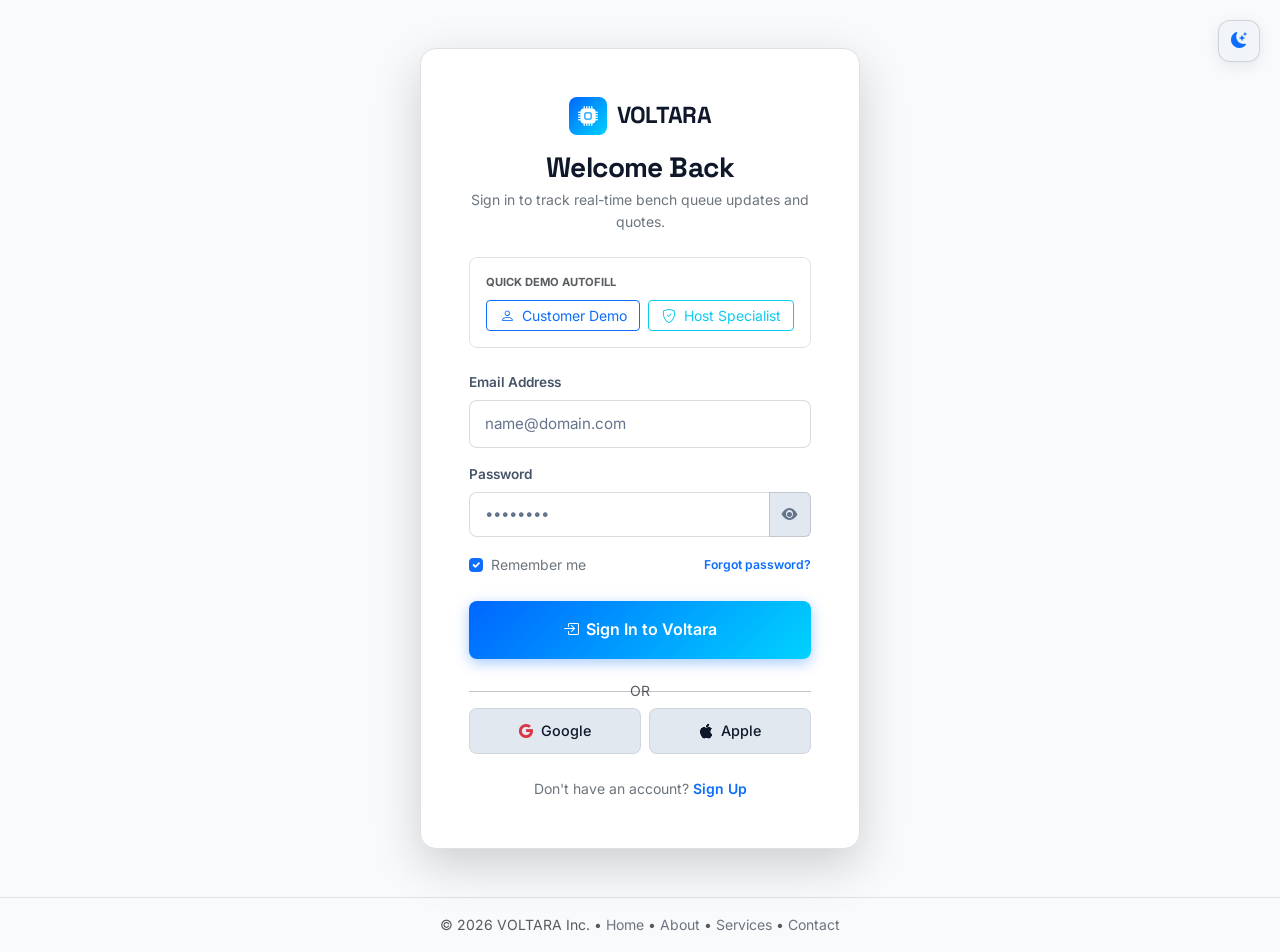
<file: login.html>
<!DOCTYPE html>
<html lang="en" data-theme="dark">

<head>
  <meta charset="UTF-8">
  <meta name="viewport" content="width=device-width, initial-scale=1.0">
  <title>Login — VOLTARA Marketplace</title>
  <meta name="description"
    content="Sign in to your VOLTARA account to track laboratory bench queues and view service history.">

  <!-- Favicon matching Navbar Brand Icon exactly -->
  <link rel="icon" type="image/svg+xml" href="assets/images/favicon.svg">

  <link href="https://cdn.jsdelivr.net/npm/bootstrap@5.3.3/dist/css/bootstrap.min.css" rel="stylesheet">
  <link rel="stylesheet" href="https://cdn.jsdelivr.net/npm/bootstrap-icons@1.11.3/font/bootstrap-icons.min.css">

  <link rel="stylesheet" href="assets/css/theme.css">
  <link rel="stylesheet" href="assets/css/style.css">
  <link rel="stylesheet" href="assets/css/responsive.css">
</head>

<body class="d-flex flex-column min-vh-100 justify-content-between position-relative">

  <!-- Top Right Floating Theme Toggle -->
  <button type="button" class="theme-toggle-btn auth-theme-toggle" aria-label="Toggle theme" title="Toggle theme">
    <i class="bi bi-sun-fill text-warning"></i>
  </button>

  <!-- Login Main Card (No Navbar, Centered Box) -->
  <main class="py-5 flex-grow-1 d-flex align-items-center justify-content-center px-3">
    <div class="max-w-440 w-100 mx-auto">
      <div class="voltara-card bg-surface-elevated p-4 p-sm-5 border border-subtle rounded-4 shadow-lg">

        <!-- Brand Name & Logo Inside Box Top Center -->
        <div class="text-center mb-4">
          <a href="index.html" class="brand-logo justify-content-center mb-3 text-decoration-none" aria-label="Voltara Home">
            <div class="brand-symbol">
              <i class="bi bi-cpu-fill"></i>
            </div>
            <span class="brand-text">VOLTARA</span>
          </a>
          <h1 class="font-heading fw-bold fs-3 mb-1">Welcome Back</h1>
          <p class="text-secondary small mb-0">Sign in to track real-time bench queue updates and quotes.</p>
        </div>

        <!-- Demo Account Autofill Shortcuts -->
        <div class="p-3 rounded-3 bg-surface-subtle border border-subtle mb-4">
          <div class="small text-muted mb-2 text-uppercase letter-spacing-1 fw-bold" style="font-size: 0.7rem;">Quick Demo Autofill</div>
          <div class="d-flex gap-2">
            <button type="button" id="btnDemoCustomer" class="btn btn-sm btn-outline-primary flex-grow-1">
              <i class="bi bi-person me-1"></i> Customer Demo
            </button>
            <button type="button" id="btnDemoHost" class="btn btn-sm btn-outline-info flex-grow-1">
              <i class="bi bi-shield-check me-1"></i> Host Specialist
            </button>
          </div>
        </div>

        <form id="voltaraLoginForm">
          <!-- Email Field (Separate Line) -->
          <div class="mb-3">
            <label class="input-label-custom" for="loginEmail">Email Address</label>
            <input type="email" id="loginEmail" class="form-control-custom" placeholder="name@domain.com" required autocomplete="email">
          </div>

          <!-- Password Field (Separate Line) -->
          <div class="mb-3">
            <label class="input-label-custom" for="loginPassword">Password</label>
            <div class="input-group">
              <input type="password" id="loginPassword" class="form-control form-control-custom" placeholder="••••••••" required autocomplete="current-password">
              <button type="button" class="btn btn-outline-secondary password-toggle-btn border-medium" aria-label="Toggle password visibility">
                <i class="bi bi-eye-fill"></i>
              </button>
            </div>
          </div>

          <!-- Remember Me and Forgot Password on Same Line -->
          <div class="d-flex justify-content-between align-items-center mb-4 small text-secondary">
            <div class="form-check mb-0 d-flex align-items-center gap-2">
              <input class="form-check-input mt-0" type="checkbox" id="rememberMeCheck" checked>
              <label class="form-check-label cursor-pointer" for="rememberMeCheck">Remember me</label>
            </div>
            <a href="forgot-password.html" class="small text-primary text-decoration-none fw-semibold">Forgot password?</a>
          </div>

          <button type="submit" class="btn-voltara-primary w-100 py-3 justify-content-center fs-6 mb-3">
            <i class="bi bi-box-arrow-in-right"></i> Sign In to Voltara
          </button>
        </form>

        <div class="text-center my-3 position-relative">
          <hr class="border-subtle my-0">
          <span class="position-absolute top-50 start-50 translate-middle px-3 bg-surface-elevated small text-muted">OR</span>
        </div>

        <!-- Google & Apple Social Login in Bottom -->
        <div class="d-flex gap-2 mb-4">
          <button type="button" class="social-login-btn flex-grow-1" onclick="VoltaraToast.show({ title: 'Google OAuth', message: 'Simulating secure single sign-on...', type: 'info' })">
            <i class="bi bi-google text-danger"></i> Google
          </button>
          <button type="button" class="social-login-btn flex-grow-1" onclick="VoltaraToast.show({ title: 'Apple ID', message: 'Simulating Apple ID sign-in...', type: 'info' })">
            <i class="bi bi-apple"></i> Apple
          </button>
        </div>

        <div class="text-center small text-secondary">
          Don't have an account? <a href="signup.html" class="text-primary fw-semibold">Sign Up</a>
        </div>

      </div>
    </div>
  </main>

  <!-- Auth Footer -->
  <footer class="py-3 border-top border-subtle text-center small text-muted">
    <div class="container-custom">
      © 2026 VOLTARA Inc. • <a href="index.html" class="text-secondary">Home</a> • <a href="about.html" class="text-secondary">About</a> • <a href="explore.html" class="text-secondary">Services</a> • <a href="contact.html" class="text-secondary">Contact</a>
    </div>
  </footer>

  <!-- Back to Top Button -->
  <button type="button" class="voltara-back-to-top" id="voltaraBackToTop" aria-label="Back to top">
    <i class="bi bi-arrow-up-short"></i>
  </button>

  <script src="https://cdn.jsdelivr.net/npm/bootstrap@5.3.3/dist/js/bootstrap.bundle.min.js"></script>
  <script src="assets/js/data.js"></script>
  <script src="assets/js/theme.js"></script>
  <script src="assets/js/auth.js"></script>
  <script src="assets/js/main.js"></script>
</body>

</html>
</file>
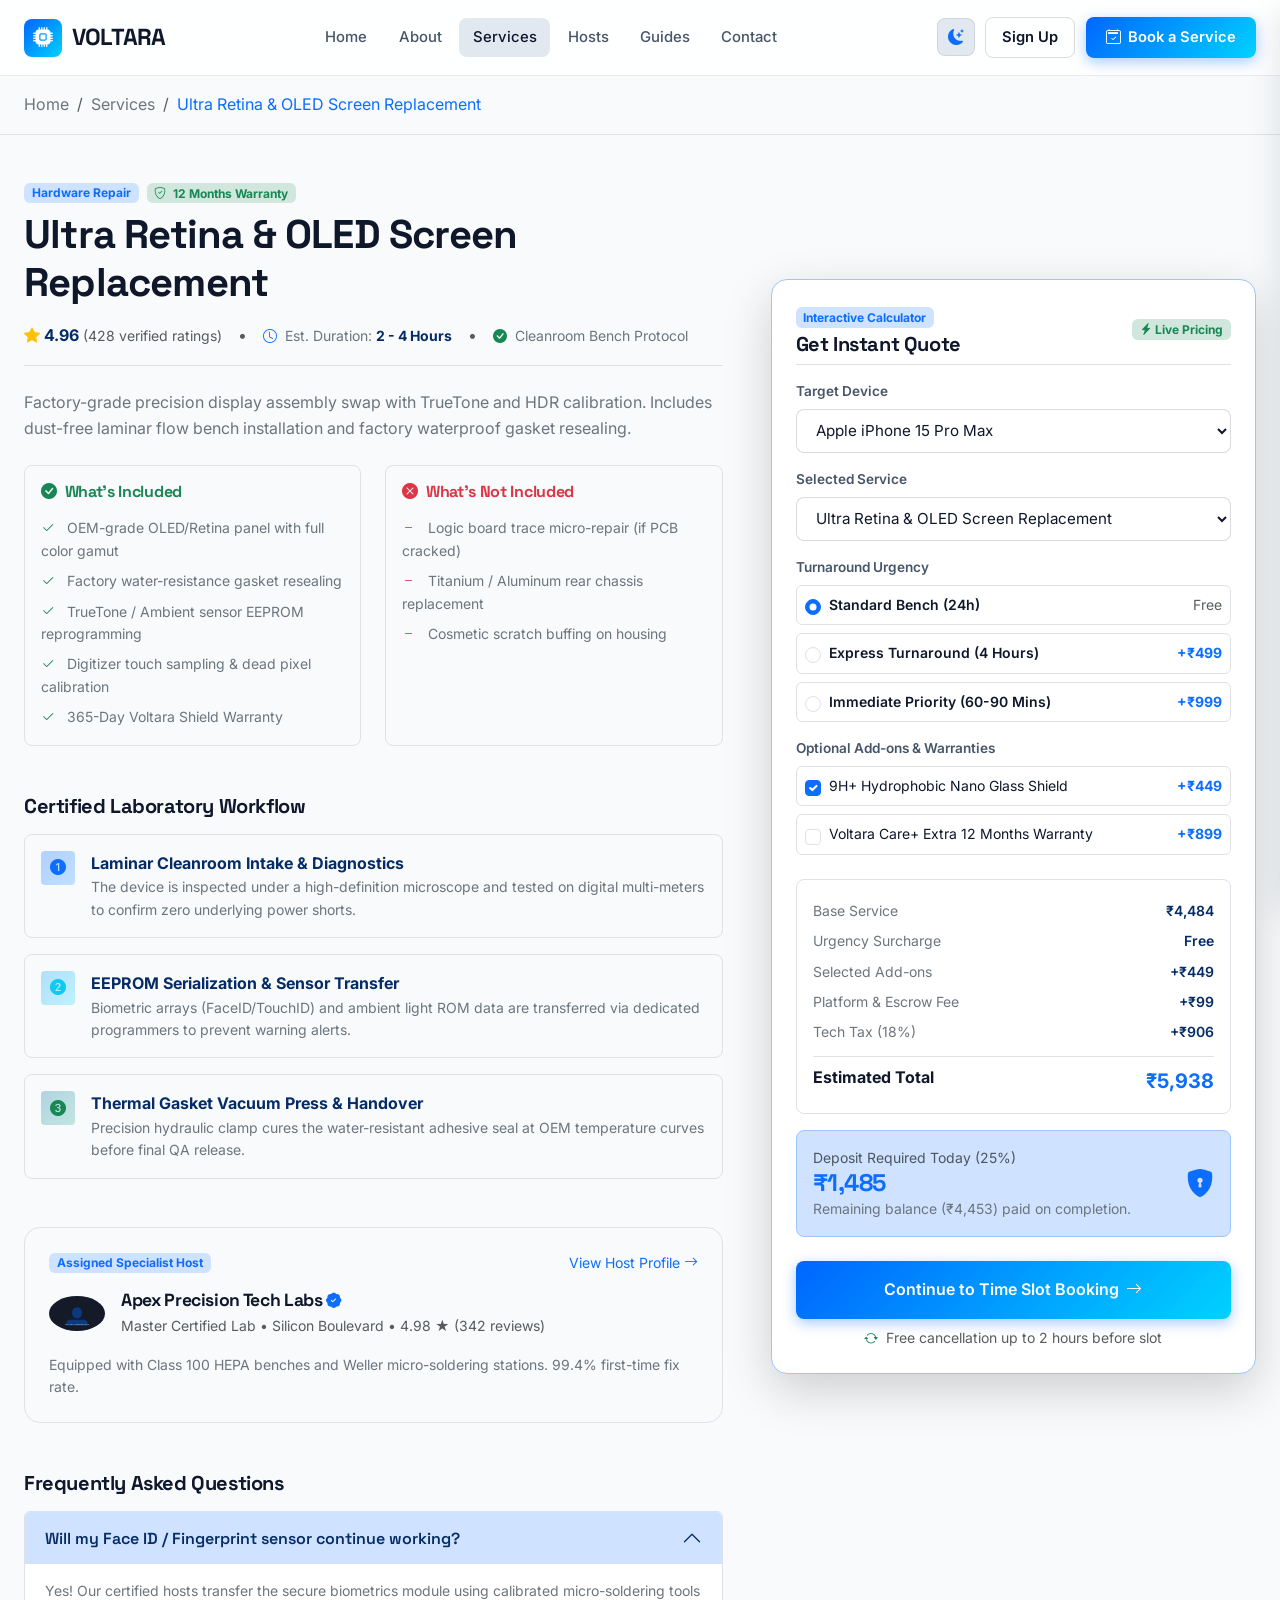
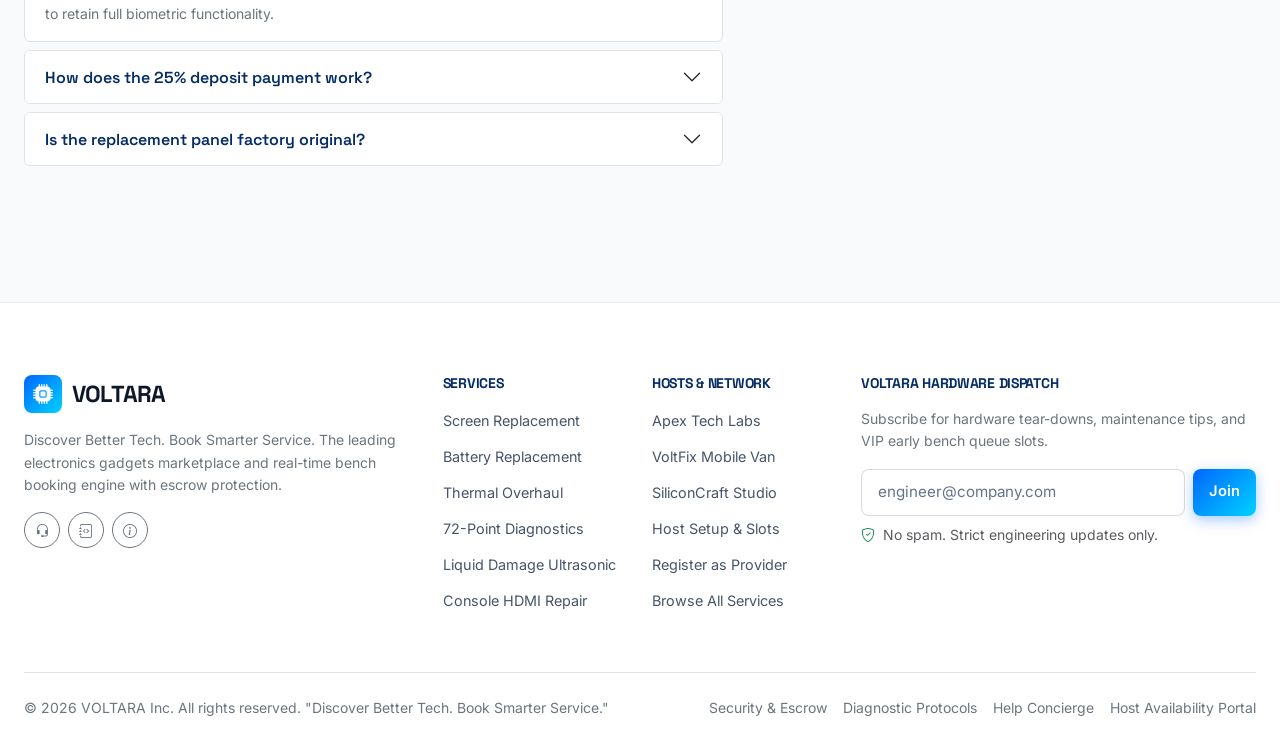
<file: service-details.html>
<!DOCTYPE html>
<html lang="en" data-theme="dark">
<head>
  <meta charset="UTF-8">
  <meta name="viewport" content="width=device-width, initial-scale=1.0">
  <title>Service Details & Live Quote Calculator — VOLTARA</title>
  <meta name="description" content="View comprehensive repair specifications, check device compatibility, and calculate your instant dynamic quote with deposit split.">
  
  <!-- Favicon matching Navbar Brand Icon exactly -->
  <link rel="icon" type="image/svg+xml" href="assets/images/favicon.svg">

  <link href="https://cdn.jsdelivr.net/npm/bootstrap@5.3.3/dist/css/bootstrap.min.css" rel="stylesheet">
  <link rel="stylesheet" href="https://cdn.jsdelivr.net/npm/bootstrap-icons@1.11.3/font/bootstrap-icons.min.css">
  
  <link rel="stylesheet" href="assets/css/theme.css">
  <link rel="stylesheet" href="assets/css/style.css">
  <link rel="stylesheet" href="assets/css/responsive.css">
</head>
<body>

  <!-- Navbar -->
  <header class="voltara-navbar">
    <div class="container-custom h-100 d-flex align-items-center justify-content-between">
      <a href="index.html" class="brand-logo" aria-label="Voltara Home">
        <div class="brand-symbol"><i class="bi bi-cpu-fill"></i></div>
        <span class="brand-text">VOLTARA</span>
      </a>

      <nav class="d-none d-lg-block" aria-label="Main Navigation">
        <ul class="nav-menu-list">
          <li><a href="index.html" class="nav-link-custom">Home</a></li>
          <li><a href="about.html" class="nav-link-custom">About</a></li>
          <li><a href="explore.html" class="nav-link-custom active">Services</a></li>
          <li><a href="host-profile.html?host=apex-lab" class="nav-link-custom">Hosts</a></li>
          <li><a href="guides.html" class="nav-link-custom">Guides</a></li>
          <li><a href="contact.html" class="nav-link-custom">Contact</a></li>
        </ul>
      </nav>

      <div class="nav-actions">
        <button type="button" class="theme-toggle-btn" aria-label="Toggle theme">
          <i class="bi bi-sun-fill text-warning"></i>
        </button>
        <a href="signup.html" class="btn-voltara-outline d-none d-lg-inline-flex py-2 px-3">
          <span>Sign Up</span>
        </a>
        <a href="booking.html" class="btn-voltara-primary d-none d-lg-inline-flex">
          <i class="bi bi-calendar2-check"></i> <span>Book a Service</span>
        </a>
        <button type="button" class="navbar-mobile-toggle btn btn-sm btn-outline-secondary d-lg-none d-flex align-items-center justify-content-center" style="width: 38px; height: 38px;" aria-label="Toggle navigation menu">
          <i class="bi bi-list fs-5"></i>
        </button>
      </div>
    </div>
  </header>

  <!-- Mobile Drawer / Menu Page (Exact same menus & buttons as navbar) -->
  <div class="mobile-drawer-backdrop"></div>
  <aside class="voltara-mobile-drawer" aria-label="Mobile Navigation">
    <div class="p-3 border-bottom border-subtle d-flex justify-content-between align-items-center">
      <div class="brand-logo">
        <div class="brand-symbol" style="width: 32px; height: 32px; font-size: 1rem;"><i class="bi bi-cpu-fill"></i></div>
        <span class="brand-text fs-5">VOLTARA</span>
      </div>
      <button type="button" class="mobile-drawer-close btn btn-sm btn-outline-secondary" aria-label="Close menu"><i class="bi bi-x-lg"></i></button>
    </div>
    <div class="p-3 d-flex flex-column gap-1">
      <a href="index.html" class="nav-link-custom py-2 px-3 rounded-2 fw-semibold">Home</a>
      <a href="about.html" class="nav-link-custom py-2 px-3 rounded-2 fw-semibold">About</a>
      <a href="explore.html" class="nav-link-custom py-2 px-3 rounded-2 fw-semibold active">Services</a>
      <a href="host-profile.html?host=apex-lab" class="nav-link-custom py-2 px-3 rounded-2 fw-semibold">Hosts</a>
      <a href="guides.html" class="nav-link-custom py-2 px-3 rounded-2 fw-semibold">Guides</a>
      <a href="contact.html" class="nav-link-custom py-2 px-3 rounded-2 fw-semibold">Contact</a>
      <div class="border-top border-subtle mt-3 pt-3 d-flex flex-column gap-2">
        <a href="signup.html" class="btn-voltara-outline justify-content-center py-2"><i class="bi bi-person-plus me-1"></i> Sign Up</a>
        <a href="booking.html" class="btn-voltara-primary justify-content-center py-2"><i class="bi bi-calendar2-check me-1"></i> Book a Service</a>
      </div>
    </div>
  </aside>

  <!-- ==========================================================================
       SERVICE DETAILS HEADER BREADCRUMB
       ========================================================================== -->
  <div class="py-3 bg-surface-subtle border-bottom border-subtle">
    <div class="container-custom">
      <nav aria-label="breadcrumb">
        <ol class="breadcrumb mb-0 small">
          <li class="breadcrumb-item"><a href="index.html" class="text-secondary">Home</a></li>
          <li class="breadcrumb-item"><a href="explore.html" class="text-secondary">Services</a></li>
          <li class="breadcrumb-item active text-primary" id="breadcrumbServiceTitle" aria-current="page">Ultra Retina & OLED Screen Replacement</li>
        </ol>
      </nav>
    </div>
  </div>

  <!-- ==========================================================================
       MAIN CONTENT: SERVICE SPECS & LIVE QUOTE CALCULATOR
       ========================================================================== -->
  <main class="py-5">
    <div class="container-custom">
      <div class="row g-5">
        
        <!-- Left: Service Technical Overview -->
        <div class="col-lg-7">
          
          <div class="d-flex align-items-center gap-2 mb-2">
            <span class="badge bg-primary-subtle text-primary" id="serviceCategoryBadge">Hardware Repair</span>
            <span class="badge bg-success-subtle text-success" id="serviceWarrantyBadge"><i class="bi bi-shield-check me-1"></i> 12 Months Warranty</span>
          </div>

          <h1 class="font-heading fw-bold mb-3 display-6" id="serviceDetailTitle">Ultra Retina & OLED Screen Replacement</h1>

          <div class="d-flex flex-wrap align-items-center gap-3 mb-4 pb-3 border-bottom border-subtle">
            <div class="d-flex align-items-center gap-1 text-warning">
              <i class="bi bi-star-fill"></i>
              <strong class="text-primary-emphasis" id="serviceRatingDisplay">4.96</strong>
              <span class="text-muted small" id="serviceReviewsCountDisplay">(428 verified ratings)</span>
            </div>
            <span class="text-muted">•</span>
            <div class="small text-secondary">
              <i class="bi bi-clock me-1 text-primary"></i> Est. Duration: <strong class="text-primary-emphasis" id="serviceTurnaroundDisplay">2 - 4 Hours</strong>
            </div>
            <span class="text-muted">•</span>
            <div class="small text-secondary">
              <i class="bi bi-check-circle-fill text-success me-1"></i> Cleanroom Bench Protocol
            </div>
          </div>

          <p class="fs-6 text-secondary mb-4" id="serviceFullDesc">
            Factory-grade precision display assembly swap with TrueTone and HDR calibration. Includes dust-free laminar flow bench installation and factory waterproof gasket resealing.
          </p>

          <!-- What's Included & Not Included Grid -->
          <div class="row g-4 mb-5">
            <div class="col-md-6">
              <div class="p-3 rounded-3 bg-surface-elevated border border-subtle h-100">
                <h5 class="font-heading fw-bold fs-6 mb-3 text-success d-flex align-items-center gap-2">
                  <i class="bi bi-check-circle-fill"></i> What's Included
                </h5>
                <ul class="list-unstyled d-flex flex-column gap-2 small text-secondary mb-0" id="serviceIncludedList">
                  <li><i class="bi bi-check2 text-success me-2"></i> OEM-grade OLED/Retina panel with full color gamut</li>
                  <li><i class="bi bi-check2 text-success me-2"></i> Factory water-resistance gasket resealing</li>
                  <li><i class="bi bi-check2 text-success me-2"></i> TrueTone / Ambient sensor EEPROM reprogramming</li>
                  <li><i class="bi bi-check2 text-success me-2"></i> Digitizer touch sampling & dead pixel calibration</li>
                  <li><i class="bi bi-check2 text-success me-2"></i> 365-Day Voltara Shield Warranty</li>
                </ul>
              </div>
            </div>

            <div class="col-md-6">
              <div class="p-3 rounded-3 bg-surface-elevated border border-subtle h-100">
                <h5 class="font-heading fw-bold fs-6 mb-3 text-danger d-flex align-items-center gap-2">
                  <i class="bi bi-x-circle-fill"></i> What's Not Included
                </h5>
                <ul class="list-unstyled d-flex flex-column gap-2 small text-secondary mb-0" id="serviceNotIncludedList">
                  <li><i class="bi bi-dash text-danger me-2"></i> Logic board trace micro-repair (if PCB cracked)</li>
                  <li><i class="bi bi-dash text-danger me-2"></i> Titanium / Aluminum rear chassis replacement</li>
                  <li><i class="bi bi-dash text-danger me-2"></i> Cosmetic scratch buffing on housing</li>
                </ul>
              </div>
            </div>
          </div>

          <!-- Technical Process Step-by-Step -->
          <div class="mb-5">
            <h4 class="font-heading fw-bold mb-3 fs-5">Certified Laboratory Workflow</h4>
            <div class="d-flex flex-column gap-3">
              <div class="d-flex gap-3 p-3 rounded-3 bg-surface-elevated border border-subtle">
                <div class="dropdown-icon bg-primary-subtle text-primary"><i class="bi bi-1-circle-fill"></i></div>
                <div>
                  <div class="fw-bold text-primary-emphasis">Laminar Cleanroom Intake & Diagnostics</div>
                  <div class="small text-secondary">The device is inspected under a high-definition microscope and tested on digital multi-meters to confirm zero underlying power shorts.</div>
                </div>
              </div>
              <div class="d-flex gap-3 p-3 rounded-3 bg-surface-elevated border border-subtle">
                <div class="dropdown-icon bg-info-subtle text-info"><i class="bi bi-2-circle-fill"></i></div>
                <div>
                  <div class="fw-bold text-primary-emphasis">EEPROM Serialization & Sensor Transfer</div>
                  <div class="small text-secondary">Biometric arrays (FaceID/TouchID) and ambient light ROM data are transferred via dedicated programmers to prevent warning alerts.</div>
                </div>
              </div>
              <div class="d-flex gap-3 p-3 rounded-3 bg-surface-elevated border border-subtle">
                <div class="dropdown-icon bg-success-subtle text-success"><i class="bi bi-3-circle-fill"></i></div>
                <div>
                  <div class="fw-bold text-primary-emphasis">Thermal Gasket Vacuum Press & Handover</div>
                  <div class="small text-secondary">Precision hydraulic clamp cures the water-resistant adhesive seal at OEM temperature curves before final QA release.</div>
                </div>
              </div>
            </div>
          </div>

          <!-- Host Lab Preview Card -->
          <div class="p-4 rounded-4 bg-surface-elevated border border-subtle mb-5">
            <div class="d-flex justify-content-between align-items-center mb-3">
              <span class="badge bg-primary-subtle text-primary">Assigned Specialist Host</span>
              <a href="host-profile.html?host=apex-lab" class="small text-primary text-decoration-none">View Host Profile <i class="bi bi-arrow-right"></i></a>
            </div>
            <div class="d-flex align-items-center gap-3 mb-3">
              <img src="https://images.unsplash.com/photo-1581092160607-ee22621dd758?auto=format&fit=crop&w=150&q=80" class="rounded-circle" width="56" height="56" alt="Host Avatar">
              <div>
                <h5 class="font-heading fw-bold mb-1">Apex Precision Tech Labs <i class="bi bi-patch-check-fill text-primary small"></i></h5>
                <div class="small text-muted">Master Certified Lab • Silicon Boulevard • 4.98 ★ (342 reviews)</div>
              </div>
            </div>
            <p class="small text-secondary mb-0">Equipped with Class 100 HEPA benches and Weller micro-soldering stations. 99.4% first-time fix rate.</p>
          </div>

          <!-- FAQ Accordion -->
          <div>
            <h4 class="font-heading fw-bold mb-3 fs-5">Frequently Asked Questions</h4>
            <div class="accordion" id="serviceFaqAccordion">
              <div class="accordion-item bg-surface-elevated border border-subtle mb-2 rounded-2 overflow-hidden">
                <h2 class="accordion-header">
                  <button class="accordion-button bg-surface-elevated text-primary-emphasis fw-semibold shadow-none" type="button" data-bs-toggle="collapse" data-bs-target="#faq1">
                    Will my Face ID / Fingerprint sensor continue working?
                  </button>
                </h2>
                <div id="faq1" class="accordion-collapse collapse show" data-bs-parent="#serviceFaqAccordion">
                  <div class="accordion-body small text-secondary">
                    Yes! Our certified hosts transfer the secure biometrics module using calibrated micro-soldering tools to retain full biometric functionality.
                  </div>
                </div>
              </div>

              <div class="accordion-item bg-surface-elevated border border-subtle mb-2 rounded-2 overflow-hidden">
                <h2 class="accordion-header">
                  <button class="accordion-button collapsed bg-surface-elevated text-primary-emphasis fw-semibold shadow-none" type="button" data-bs-toggle="collapse" data-bs-target="#faq2">
                    How does the 25% deposit payment work?
                  </button>
                </h2>
                <div id="faq2" class="accordion-collapse collapse" data-bs-parent="#serviceFaqAccordion">
                  <div class="accordion-body small text-secondary">
                    You pay a small 25% deposit today to secure your host's time slot and bench queue. The remainder is only settled after thorough testing and handover.
                  </div>
                </div>
              </div>

              <div class="accordion-item bg-surface-elevated border border-subtle mb-2 rounded-2 overflow-hidden">
                <h2 class="accordion-header">
                  <button class="accordion-button collapsed bg-surface-elevated text-primary-emphasis fw-semibold shadow-none" type="button" data-bs-toggle="collapse" data-bs-target="#faq3">
                    Is the replacement panel factory original?
                  </button>
                </h2>
                <div id="faq3" class="accordion-collapse collapse" data-bs-parent="#serviceFaqAccordion">
                  <div class="accordion-body small text-secondary">
                    We only use Tier-1 OEM Grade assemblies with full color gamut (DCI-P3), high refresh rate support (120Hz ProMotion/LTPO), and original peak nit brightness.
                  </div>
                </div>
              </div>
            </div>
          </div>

        </div>

        <!-- Right: Dynamic Interactive Instant Quote Calculator -->
        <div class="col-lg-5">
          <div class="voltara-card bg-surface-elevated p-4 border border-primary-subtle rounded-4 shadow-lg sticky-top" style="top: 96px; z-index: 10;">
            
            <div class="d-flex justify-content-between align-items-center mb-3 pb-2 border-bottom border-subtle">
              <div>
                <span class="badge bg-primary-subtle text-primary small mb-1">Interactive Calculator</span>
                <h4 class="font-heading fw-bold mb-0 fs-5">Get Instant Quote</h4>
              </div>
              <span class="badge bg-success-subtle text-success small"><i class="bi bi-lightning-charge-fill"></i> Live Pricing</span>
            </div>

            <!-- Form controls -->
            <div class="d-flex flex-column gap-3 mb-4">
              <!-- Select Device -->
              <div>
                <label class="input-label-custom">Target Device</label>
                <select id="quoteDeviceSelect" class="form-select-custom">
                  <option value="iPhone 15 Pro Max" selected>Apple iPhone 15 Pro Max</option>
                  <option value="MacBook Pro 16 M3">Apple MacBook Pro 16" (M3 Max)</option>
                  <option value="Samsung Galaxy S24 Ultra">Samsung Galaxy S24 Ultra</option>
                  <option value="Sony Alpha A7 IV">Sony Alpha A7 IV</option>
                  <option value="Sony PlayStation 5 Slim">Sony PlayStation 5 Slim</option>
                  <option value="iPad Pro 12.9 M2">Apple iPad Pro 12.9" (M2)</option>
                </select>
              </div>

              <!-- Select Service -->
              <div>
                <label class="input-label-custom">Selected Service</label>
                <select id="quoteServiceSelect" class="form-select-custom">
                  <option value="screen-replacement" selected>Ultra Retina & OLED Screen Replacement</option>
                  <option value="battery-replacement">OEM High-Capacity Battery Replacement</option>
                  <option value="laptop-thermal-overhaul">Thermal Overhaul & Fan De-dust</option>
                  <option value="device-diagnostics">Full 72-Point Hardware Diagnostic</option>
                  <option value="liquid-damage-ultrasonic">Ultrasonic Liquid Damage Rescue</option>
                  <option value="console-hdmi-repair">Console HDMI 2.1 Micro-Soldering</option>
                </select>
              </div>

              <!-- Select Urgency -->
              <div>
                <label class="input-label-custom">Turnaround Urgency</label>
                <div class="d-flex flex-column gap-2" id="quoteUrgencyContainer">
                  <label class="d-flex align-items-center justify-content-between p-2 rounded-2 bg-surface-subtle border border-subtle cursor-pointer">
                    <div class="d-flex align-items-center gap-2">
                      <input type="radio" name="detailUrgency" value="standard" class="form-check-input custom-check" checked>
                      <span class="small fw-semibold">Standard Bench (24h)</span>
                    </div>
                    <span class="small text-muted">Free</span>
                  </label>
                  <label class="d-flex align-items-center justify-content-between p-2 rounded-2 bg-surface-subtle border border-subtle cursor-pointer">
                    <div class="d-flex align-items-center gap-2">
                      <input type="radio" name="detailUrgency" value="express" class="form-check-input custom-check">
                      <span class="small fw-semibold">Express Turnaround (4 Hours)</span>
                    </div>
                    <span class="small text-primary fw-bold">+₹499</span>
                  </label>
                  <label class="d-flex align-items-center justify-content-between p-2 rounded-2 bg-surface-subtle border border-subtle cursor-pointer">
                    <div class="d-flex align-items-center gap-2">
                      <input type="radio" name="detailUrgency" value="rush" class="form-check-input custom-check">
                      <span class="small fw-semibold">Immediate Priority (60-90 Mins)</span>
                    </div>
                    <span class="small text-primary fw-bold">+₹999</span>
                  </label>
                </div>
              </div>

              <!-- Add-ons -->
              <div>
                <label class="input-label-custom">Optional Add-ons & Warranties</label>
                <div class="d-flex flex-column gap-2" id="quoteAddonsList">
                  <label class="d-flex align-items-center justify-content-between p-2 rounded-2 bg-surface-subtle border border-subtle cursor-pointer">
                    <div class="d-flex align-items-center gap-2">
                      <input type="checkbox" value="nano-shield" class="form-check-input custom-check quote-addon-item" checked>
                      <span class="small">9H+ Hydrophobic Nano Glass Shield</span>
                    </div>
                    <span class="small text-primary fw-bold">+₹449</span>
                  </label>
                  <label class="d-flex align-items-center justify-content-between p-2 rounded-2 bg-surface-subtle border border-subtle cursor-pointer">
                    <div class="d-flex align-items-center gap-2">
                      <input type="checkbox" value="extended-warranty" class="form-check-input custom-check quote-addon-item">
                      <span class="small">Voltara Care+ Extra 12 Months Warranty</span>
                    </div>
                    <span class="small text-primary fw-bold">+₹899</span>
                  </label>
                </div>
              </div>
            </div>

            <!-- Dynamic Price Breakdown Summary -->
            <div class="p-3 rounded-3 bg-surface-subtle border border-subtle mb-3">
              <div class="d-flex justify-content-between py-1 small text-secondary">
                <span>Base Service</span>
                <span class="fw-semibold text-primary-emphasis" id="calcBasePrice">₹3,899</span>
              </div>
              <div class="d-flex justify-content-between py-1 small text-secondary">
                <span>Urgency Surcharge</span>
                <span class="fw-semibold text-primary-emphasis" id="calcUrgencyFee">Free</span>
              </div>
              <div class="d-flex justify-content-between py-1 small text-secondary">
                <span>Selected Add-ons</span>
                <span class="fw-semibold text-primary-emphasis" id="calcAddonsTotal">+₹449</span>
              </div>
              <div class="d-flex justify-content-between py-1 small text-secondary">
                <span>Platform & Escrow Fee</span>
                <span class="fw-semibold text-primary-emphasis" id="calcPlatformFee">+₹99</span>
              </div>
              <div class="d-flex justify-content-between py-1 small text-secondary">
                <span>Tech Tax (18%)</span>
                <span class="fw-semibold text-primary-emphasis" id="calcTaxAmount">+₹799</span>
              </div>
              <div class="d-flex justify-content-between pt-2 mt-2 border-top border-subtle fw-bold">
                <span class="fs-6">Estimated Total</span>
                <span class="fs-5 text-primary" id="calcGrandTotal">₹5,246</span>
              </div>
            </div>

            <!-- Deposit Split Box -->
            <div class="p-3 rounded-3 bg-primary-subtle border border-primary-subtle mb-4 d-flex justify-content-between align-items-center">
              <div>
                <div class="small text-muted">Deposit Required Today (25%)</div>
                <div class="fs-4 font-heading fw-bold text-primary" id="calcDepositToday">₹1,312</div>
                <div class="small text-secondary">Remaining balance (<span id="calcRemainingBalance">₹3,934</span>) paid on completion.</div>
              </div>
              <i class="bi bi-shield-lock-fill text-primary fs-3"></i>
            </div>

            <!-- Continue to Booking CTA -->
            <button type="button" id="btnContinueToBooking" class="btn-voltara-primary w-100 py-3 justify-content-center fs-6">
              <span>Continue to Time Slot Booking</span> <i class="bi bi-arrow-right"></i>
            </button>
            <div class="text-center mt-2 small text-muted">
              <i class="bi bi-arrow-repeat text-success me-1"></i> Free cancellation up to 2 hours before slot
            </div>

          </div>
        </div>

      </div>
    </div>
  </main>

  <!-- Global Search Modal -->
  <div class="modal fade" id="voltaraSearchModal" tabindex="-1" aria-hidden="true">
    <div class="modal-dialog modal-dialog-centered modal-lg">
      <div class="modal-content bg-surface-elevated border border-medium shadow-lg rounded-4 overflow-hidden">
        <div class="modal-header border-bottom border-subtle p-3">
          <div class="d-flex align-items-center gap-2 w-100">
            <i class="bi bi-search text-primary fs-5"></i>
            <input type="text" id="globalSearchInput" class="form-control bg-transparent border-0 text-primary shadow-none fs-5" placeholder="Search gadgets, services, hosts, guides..." aria-label="Search">
          </div>
          <button type="button" class="btn-close btn-close-white" data-bs-dismiss="modal" aria-label="Close"></button>
        </div>
        <div class="modal-body p-3" id="globalSearchResults" style="max-height: 440px; overflow-y: auto;"></div>
      </div>
    </div>
  </div>

  <!-- ==========================================================================
       CONSISTENT VOLTARA FOOTER
       ========================================================================== -->
  <footer class="voltara-footer">
    <div class="container-custom">
      <div class="row g-4 mb-5">
        <!-- Brand Col -->
        <div class="col-lg-4">
          <a href="index.html" class="brand-logo mb-3" aria-label="Voltara Home">
            <div class="brand-symbol">
              <i class="bi bi-cpu-fill"></i>
            </div>
            <span class="brand-text">VOLTARA</span>
          </a>
          <p class="text-secondary small mb-3">
            Discover Better Tech. Book Smarter Service. The leading electronics gadgets marketplace and real-time bench booking engine with escrow protection.
          </p>
          <div class="d-flex gap-2">
            <a href="contact.html" class="btn btn-sm btn-outline-secondary rounded-circle d-flex align-items-center justify-content-center" style="width: 36px; height: 36px;" aria-label="Support"><i class="bi bi-headset"></i></a>
            <a href="guides.html" class="btn btn-sm btn-outline-secondary rounded-circle d-flex align-items-center justify-content-center" style="width: 36px; height: 36px;" aria-label="Guides"><i class="bi bi-journal-code"></i></a>
            <a href="about.html" class="btn btn-sm btn-outline-secondary rounded-circle d-flex align-items-center justify-content-center" style="width: 36px; height: 36px;" aria-label="About"><i class="bi bi-info-circle"></i></a>
          </div>
        </div>

        <!-- Col 2: Services -->
        <div class="col-6 col-lg-2">
          <h6 class="font-heading fw-bold mb-3 text-primary-emphasis text-uppercase small letter-spacing-1">Services</h6>
          <ul class="footer-link-group">
            <li><a href="service-details.html?service=screen-replacement">Screen Replacement</a></li>
            <li><a href="service-details.html?service=battery-replacement">Battery Replacement</a></li>
            <li><a href="service-details.html?service=laptop-thermal-overhaul">Thermal Overhaul</a></li>
            <li><a href="service-details.html?service=device-diagnostics">72-Point Diagnostics</a></li>
            <li><a href="service-details.html?service=liquid-damage-ultrasonic">Liquid Damage Ultrasonic</a></li>
            <li><a href="service-details.html?service=console-hdmi-repair">Console HDMI Repair</a></li>
          </ul>
        </div>

        <!-- Col 3: Hosts & Network -->
        <div class="col-6 col-lg-2">
          <h6 class="font-heading fw-bold mb-3 text-primary-emphasis text-uppercase small letter-spacing-1">Hosts & Network</h6>
          <ul class="footer-link-group">
            <li><a href="host-profile.html?host=apex-lab">Apex Tech Labs</a></li>
            <li><a href="host-profile.html?host=volt-fix-mobile">VoltFix Mobile Van</a></li>
            <li><a href="host-profile.html?host=silicon-craft">SiliconCraft Studio</a></li>
            <li><a href="host-setup.html">Host Setup & Slots</a></li>
            <li><a href="signup.html">Register as Provider</a></li>
            <li><a href="explore.html">Browse All Services</a></li>
          </ul>
        </div>

        <!-- Col 4: Dispatch Newsletter -->
        <div class="col-lg-4">
          <h6 class="font-heading fw-bold mb-3 text-primary-emphasis text-uppercase small letter-spacing-1">Voltara Hardware Dispatch</h6>
          <p class="text-secondary small mb-3">Subscribe for hardware tear-downs, maintenance tips, and VIP early bench queue slots.</p>
          <form class="newsletter-form d-flex gap-2">
            <input type="email" class="form-control-custom" placeholder="engineer@company.com" required>
            <button type="submit" class="btn-voltara-primary px-3">Join</button>
          </form>
          <div class="small text-muted mt-2"><i class="bi bi-shield-check text-success me-1"></i> No spam. Strict engineering updates only.</div>
        </div>
      </div>

      <!-- Bottom Bar -->
      <div class="pt-4 border-top border-subtle d-flex flex-wrap justify-content-between align-items-center gap-3 small text-secondary">
        <div>
          © 2026 VOLTARA Inc. All rights reserved. "Discover Better Tech. Book Smarter Service."
        </div>
        <div class="d-flex gap-3">
          <a href="about.html" class="text-secondary">Security & Escrow</a>
          <a href="guides.html" class="text-secondary">Diagnostic Protocols</a>
          <a href="contact.html" class="text-secondary">Help Concierge</a>
          <a href="host-setup.html" class="text-secondary">Host Availability Portal</a>
        </div>
      </div>
    </div>
  </footer>

  <!-- Scripts -->
  <script src="https://cdn.jsdelivr.net/npm/bootstrap@5.3.3/dist/js/bootstrap.bundle.min.js"></script>
  <script src="assets/js/data.js"></script>
  <script src="assets/js/theme.js"></script>
  <script src="assets/js/pricing.js"></script>
  <script src="assets/js/main.js"></script>

  <!-- Live Dynamic Quote Calculation Controller -->
  <script>
    document.addEventListener('DOMContentLoaded', () => {
      const params = new URLSearchParams(window.location.search);
      const serviceIdParam = params.get('service') || 'screen-replacement';

      const deviceSelect = document.getElementById('quoteDeviceSelect');
      const serviceSelect = document.getElementById('quoteServiceSelect');
      const urgencyRadios = document.querySelectorAll('input[name="detailUrgency"]');
      const addonCheckboxes = document.querySelectorAll('.quote-addon-item');
      const continueBtn = document.getElementById('btnContinueToBooking');

      // Sync service select
      if (serviceSelect) serviceSelect.value = serviceIdParam;

      function updateCalculation() {
        const selectedServiceId = serviceSelect.value;
        const selectedDevice = deviceSelect.value;
        const selectedUrgency = document.querySelector('input[name="detailUrgency"]:checked').value;
        
        const selectedAddons = [];
        document.querySelectorAll('.quote-addon-item:checked').forEach(cb => {
          selectedAddons.push(cb.value);
        });

        // Compute via VoltaraPricing
        const quote = VoltaraPricing.calculateQuote({
          serviceId: selectedServiceId,
          deviceModel: selectedDevice,
          urgencyId: selectedUrgency,
          selectedAddonIds: selectedAddons,
          hostId: 'apex-lab'
        });

        // Update UI
        document.getElementById('calcBasePrice').textContent = VoltaraDB.formatCurrency(quote.adjustedBasePrice);
        document.getElementById('calcUrgencyFee').textContent = quote.urgencyFee > 0 ? `+${VoltaraDB.formatCurrency(quote.urgencyFee)}` : 'Free';
        document.getElementById('calcAddonsTotal').textContent = `+${VoltaraDB.formatCurrency(quote.addonsTotal)}`;
        document.getElementById('calcPlatformFee').textContent = `+${VoltaraDB.formatCurrency(quote.convenienceFee)}`;
        document.getElementById('calcTaxAmount').textContent = `+${VoltaraDB.formatCurrency(quote.taxAmount)}`;
        document.getElementById('calcGrandTotal').textContent = quote.formattedGrandTotal;
        document.getElementById('calcDepositToday').textContent = quote.formattedDeposit;
        document.getElementById('calcRemainingBalance').textContent = quote.formattedRemaining;
      }

      deviceSelect.addEventListener('change', updateCalculation);
      serviceSelect.addEventListener('change', updateCalculation);
      urgencyRadios.forEach(r => r.addEventListener('change', updateCalculation));
      addonCheckboxes.forEach(cb => cb.addEventListener('change', updateCalculation));

      // Continue to booking action
      continueBtn.addEventListener('click', () => {
        const s = serviceSelect.value;
        const d = encodeURIComponent(deviceSelect.value);
        const u = document.querySelector('input[name="detailUrgency"]:checked').value;
        window.location.href = `booking.html?service=${s}&device=${d}&urgency=${u}&host=apex-lab`;
      });

      // Initial run
      updateCalculation();
    });
  </script>
  <!-- Universal Back to Top Button -->
  <a href="#" class="voltara-back-to-top" aria-label="Back to Top"><i class="bi bi-chevron-up"></i></a>
</body>
</html>
</file>
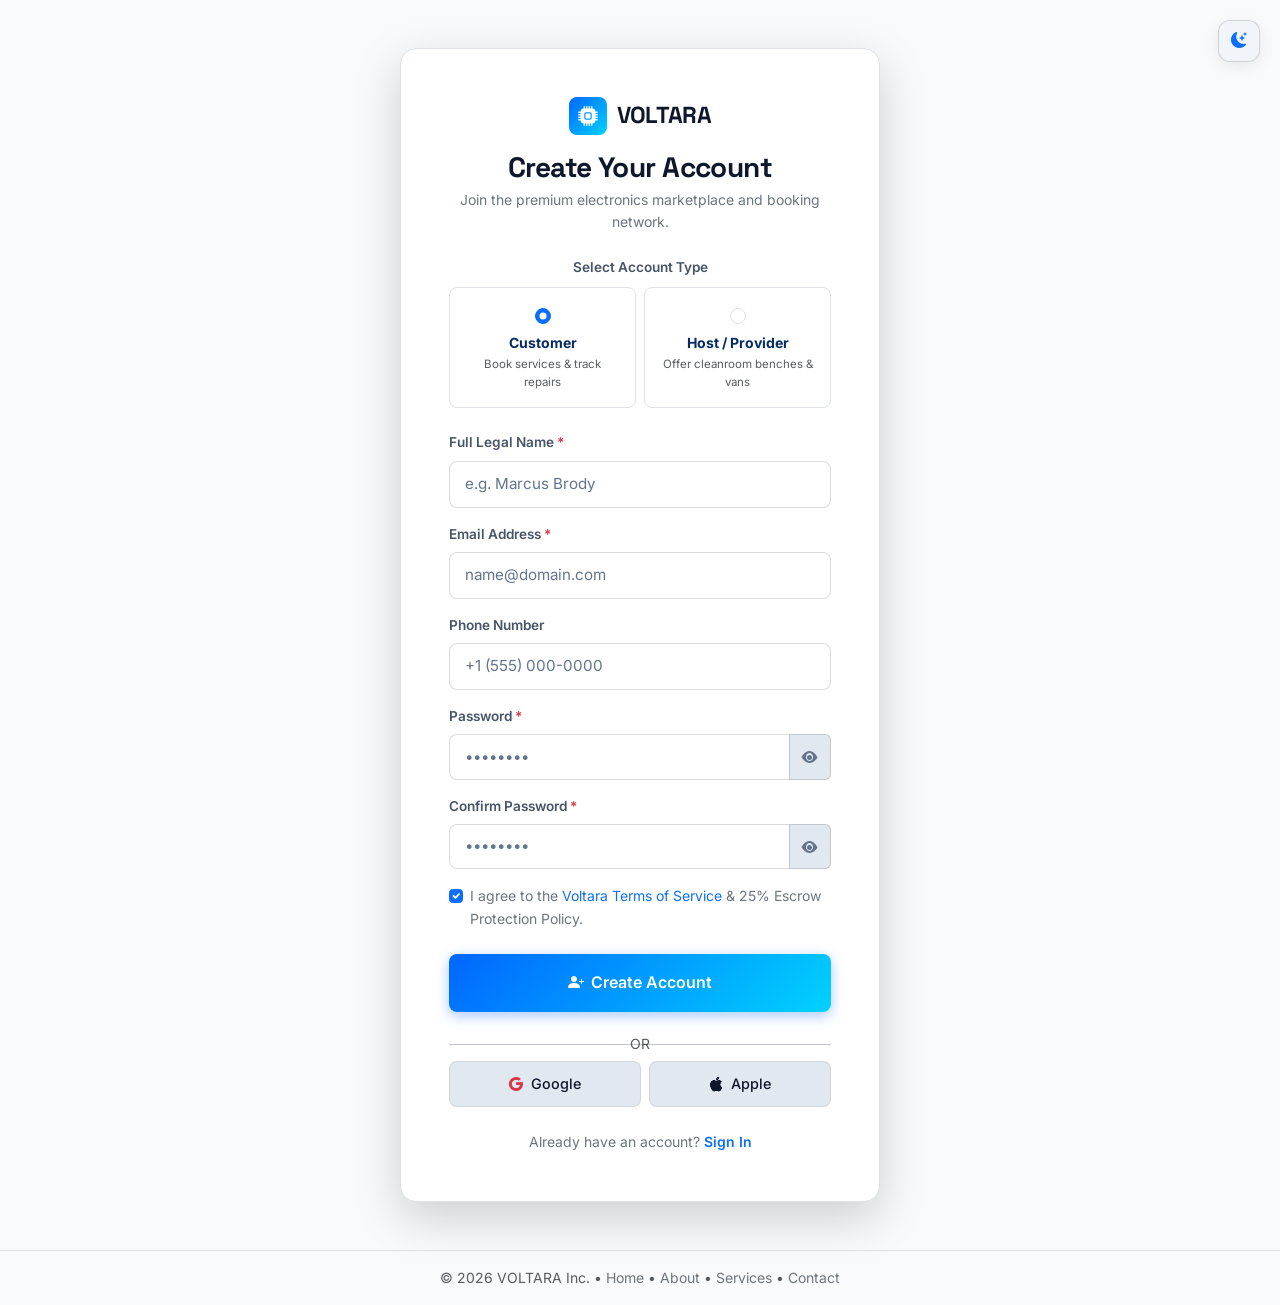
<file: signup.html>
<!DOCTYPE html>
<html lang="en" data-theme="dark">
<head>
  <meta charset="UTF-8">
  <meta name="viewport" content="width=device-width, initial-scale=1.0">
  <title>Create an Account — VOLTARA</title>
  <meta name="description" content="Register as a customer to book electronics services or apply as a verified host laboratory provider.">
  
  <!-- Favicon matching Navbar Brand Icon exactly -->
  <link rel="icon" type="image/svg+xml" href="assets/images/favicon.svg">

  <link href="https://cdn.jsdelivr.net/npm/bootstrap@5.3.3/dist/css/bootstrap.min.css" rel="stylesheet">
  <link rel="stylesheet" href="https://cdn.jsdelivr.net/npm/bootstrap-icons@1.11.3/font/bootstrap-icons.min.css">
  
  <link rel="stylesheet" href="assets/css/theme.css">
  <link rel="stylesheet" href="assets/css/style.css">
  <link rel="stylesheet" href="assets/css/responsive.css">
</head>
<body class="d-flex flex-column min-vh-100 justify-content-between position-relative">

  <!-- Top Right Floating Theme Toggle -->
  <button type="button" class="theme-toggle-btn auth-theme-toggle" aria-label="Toggle theme" title="Toggle theme">
    <i class="bi bi-sun-fill text-warning"></i>
  </button>

  <!-- Signup Main Card (No Navbar, Centered Box) -->
  <main class="py-5 flex-grow-1 d-flex align-items-center justify-content-center px-3">
    <div class="max-w-480 w-100 mx-auto">
      <div class="voltara-card bg-surface-elevated p-4 p-sm-5 border border-subtle rounded-4 shadow-lg">
        
        <!-- Brand Name & Logo Inside Box Top Center -->
        <div class="text-center mb-4">
          <a href="index.html" class="brand-logo justify-content-center mb-3 text-decoration-none" aria-label="Voltara Home">
            <div class="brand-symbol">
              <i class="bi bi-cpu-fill"></i>
            </div>
            <span class="brand-text">VOLTARA</span>
          </a>
          <h1 class="font-heading fw-bold fs-3 mb-1">Create Your Account</h1>
          <p class="text-secondary small mb-0">Join the premium electronics marketplace and booking network.</p>
        </div>

        <!-- Account Type Segmented Toggle -->
        <div class="mb-4">
          <label class="input-label-custom text-center mb-2">Select Account Type</label>
          <div class="row g-2">
            <div class="col-6">
              <label class="d-flex flex-column align-items-center p-3 rounded-3 bg-surface-subtle border border-subtle cursor-pointer text-center h-100">
                <input type="radio" name="accountRole" id="roleCustomer" value="customer" class="form-check-input custom-check mb-2" checked>
                <span class="fw-bold small text-primary-emphasis">Customer</span>
                <span class="small text-muted" style="font-size: 0.72rem;">Book services & track repairs</span>
              </label>
            </div>
            <div class="col-6">
              <label class="d-flex flex-column align-items-center p-3 rounded-3 bg-surface-subtle border border-subtle cursor-pointer text-center h-100">
                <input type="radio" name="accountRole" id="roleHost" value="host" class="form-check-input custom-check mb-2">
                <span class="fw-bold small text-primary-emphasis">Host / Provider</span>
                <span class="small text-muted" style="font-size: 0.72rem;">Offer cleanroom benches & vans</span>
              </label>
            </div>
          </div>
        </div>

        <form id="voltaraSignupForm">
          <div class="d-flex flex-column gap-3 mb-3">
            <!-- Full Legal Name (Separate Line) -->
            <div>
              <label class="input-label-custom" for="signupName">Full Legal Name <span class="text-danger">*</span></label>
              <input type="text" id="signupName" class="form-control-custom" placeholder="e.g. Marcus Brody" required autocomplete="name">
            </div>

            <!-- Email Address (Separate Line) -->
            <div>
              <label class="input-label-custom" for="signupEmail">Email Address <span class="text-danger">*</span></label>
              <input type="email" id="signupEmail" class="form-control-custom" placeholder="name@domain.com" required autocomplete="email">
            </div>

            <!-- Phone Number (Separate Line) -->
            <div>
              <label class="input-label-custom" for="signupPhone">Phone Number</label>
              <input type="tel" id="signupPhone" class="form-control-custom" placeholder="+1 (555) 000-0000" autocomplete="tel">
            </div>

            <!-- Host specific optional fields (Separate Lines) -->
            <div id="hostSignupFields" class="d-none">
              <div class="p-3 rounded-3 bg-surface-subtle border border-subtle d-flex flex-column gap-3">
                <div>
                  <label class="input-label-custom">Business / Lab Name</label>
                  <input type="text" class="form-control-custom" placeholder="e.g. Apex Tech Labs">
                </div>
                <div>
                  <label class="input-label-custom">Cleanroom / Mobile Facility Type</label>
                  <select class="form-select-custom">
                    <option value="lab">Fixed Cleanroom Service Lab</option>
                    <option value="van">On-Demand Mobile Van</option>
                    <option value="indie">Independent Master Specialist</option>
                  </select>
                </div>
              </div>
            </div>

            <!-- Password Field (Separate Line) -->
            <div>
              <label class="input-label-custom" for="signupPassword">Password <span class="text-danger">*</span></label>
              <div class="input-group">
                <input type="password" id="signupPassword" class="form-control form-control-custom" placeholder="••••••••" required autocomplete="new-password">
                <button type="button" class="btn btn-outline-secondary password-toggle-btn border-medium" aria-label="Toggle password visibility">
                  <i class="bi bi-eye-fill"></i>
                </button>
              </div>
            </div>

            <!-- Confirm Password Field (Separate Line) -->
            <div>
              <label class="input-label-custom" for="signupConfirmPassword">Confirm Password <span class="text-danger">*</span></label>
              <div class="input-group">
                <input type="password" id="signupConfirmPassword" class="form-control form-control-custom" placeholder="••••••••" required autocomplete="new-password">
                <button type="button" class="btn btn-outline-secondary password-toggle-btn border-medium" aria-label="Toggle confirm password visibility">
                  <i class="bi bi-eye-fill"></i>
                </button>
              </div>
            </div>
          </div>

          <div class="form-check mb-4 small text-secondary">
            <input class="form-check-input" type="checkbox" id="signupTerms" required checked>
            <label class="form-check-label" for="signupTerms">
              I agree to the <a href="about.html" class="text-primary">Voltara Terms of Service</a> & 25% Escrow Protection Policy.
            </label>
          </div>

          <button type="submit" class="btn-voltara-primary w-100 py-3 justify-content-center fs-6 mb-3">
            <i class="bi bi-person-plus-fill"></i> Create Account
          </button>
        </form>

        <div class="text-center my-3 position-relative">
          <hr class="border-subtle my-0">
          <span class="position-absolute top-50 start-50 translate-middle px-3 bg-surface-elevated small text-muted">OR</span>
        </div>

        <!-- Google & Apple Social Sign Up in Bottom -->
        <div class="d-flex gap-2 mb-4">
          <button type="button" class="social-login-btn flex-grow-1" onclick="VoltaraToast.show({ title: 'Google OAuth', message: 'Connecting with Google...', type: 'info' })">
            <i class="bi bi-google text-danger"></i> Google
          </button>
          <button type="button" class="social-login-btn flex-grow-1" onclick="VoltaraToast.show({ title: 'Apple ID', message: 'Connecting with Apple ID...', type: 'info' })">
            <i class="bi bi-apple"></i> Apple
          </button>
        </div>

        <div class="text-center small text-secondary">
          Already have an account? <a href="login.html" class="text-primary fw-semibold">Sign In</a>
        </div>

      </div>
    </div>
  </main>

  <!-- Auth Footer -->
  <footer class="py-3 border-top border-subtle text-center small text-muted">
    <div class="container-custom">
      © 2026 VOLTARA Inc. • <a href="index.html" class="text-secondary">Home</a> • <a href="about.html" class="text-secondary">About</a> • <a href="explore.html" class="text-secondary">Services</a> • <a href="contact.html" class="text-secondary">Contact</a>
    </div>
  </footer>

  <!-- Back to Top Button -->
  <button type="button" class="voltara-back-to-top" id="voltaraBackToTop" aria-label="Back to top">
    <i class="bi bi-arrow-up-short"></i>
  </button>

  <script src="https://cdn.jsdelivr.net/npm/bootstrap@5.3.3/dist/js/bootstrap.bundle.min.js"></script>
  <script src="assets/js/data.js"></script>
  <script src="assets/js/theme.js"></script>
  <script src="assets/js/auth.js"></script>
  <script src="assets/js/main.js"></script>
</body>
</html>
</file>
<file: assets/css/theme.css>
/* ==========================================================================
   VOLTARA DESIGN SYSTEM & THEME TOKENS
   "Discover Better Tech. Book Smarter Service."
   ========================================================================== */

@import url('https://fonts.googleapis.com/css2?family=Inter:wght@300;400;500;600;700&family=Space+Grotesk:wght@400;500;600;700&family=JetBrains+Mono:wght@400;500;600&display=swap');

:root {
  /* Font Families */
  --font-heading: 'Space Grotesk', -apple-system, BlinkMacSystemFont, 'Segoe UI', Roboto, sans-serif;
  --font-body: 'Inter', -apple-system, BlinkMacSystemFont, 'Segoe UI', Roboto, sans-serif;
  --font-mono: 'JetBrains Mono', monospace;

  /* Primary Accent & Brand Colors */
  --color-primary: #0066FF;
  --color-primary-hover: #0052CC;
  --color-primary-light: #EBF3FF;
  --color-primary-rgb: 0, 102, 255;
  --color-electric-cyan: #00D2FF;
  --color-electric-cyan-rgb: 0, 210, 255;
  --gradient-primary: linear-gradient(135deg, #0066FF 0%, #00D2FF 100%);
  --gradient-primary-subtle: linear-gradient(135deg, rgba(0, 102, 255, 0.15) 0%, rgba(0, 210, 255, 0.08) 100%);
  --gradient-dark-surface: linear-gradient(180deg, rgba(23, 30, 46, 0.8) 0%, rgba(16, 21, 34, 0.95) 100%);

  /* Semantic Status Colors */
  --color-success: #10B981;
  --color-success-rgb: 16, 185, 129;
  --color-warning: #F59E0B;
  --color-warning-rgb: 245, 158, 11;
  --color-danger: #EF4444;
  --color-danger-rgb: 239, 68, 68;
  --color-info: #38BDF8;

  /* Transitions & Radii */
  --transition-fast: 0.15s cubic-bezier(0.4, 0, 0.2, 1);
  --transition-normal: 0.25s cubic-bezier(0.4, 0, 0.2, 1);
  --transition-smooth: 0.4s cubic-bezier(0.16, 1, 0.3, 1);
  --radius-xs: 4px;
  --radius-sm: 8px;
  --radius-md: 12px;
  --radius-lg: 16px;
  --radius-xl: 24px;
  --radius-full: 9999px;

  /* Spacing */
  --container-max: 1280px;
  --header-height: 76px;
}

/* --------------------------------------------------------------------------
   DARK THEME (Default & Preferred Obsidian Tech Aesthetic)
   -------------------------------------------------------------------------- */
[data-theme="dark"], :root:not([data-theme="light"]) {
  color-scheme: dark;
  --bs-body-color: #F8FAFC;
  --bs-body-bg: #07090E;

  /* Backgrounds */
  --bg-body: #07090E;
  --bg-surface: #0E121B;
  --bg-surface-elevated: #141A27;
  --bg-surface-subtle: #1B2334;
  --bg-surface-input: #101522;
  --bg-glass: rgba(14, 18, 27, 0.75);
  --bg-glass-card: rgba(20, 26, 39, 0.65);
  --bg-glass-modal: rgba(14, 18, 27, 0.92);
  --bg-overlay: rgba(5, 7, 12, 0.82);

  /* Borders */
  --border-subtle: rgba(255, 255, 255, 0.08);
  --border-medium: rgba(255, 255, 255, 0.14);
  --border-strong: rgba(255, 255, 255, 0.22);
  --border-accent: rgba(0, 102, 255, 0.45);
  --border-glass: rgba(255, 255, 255, 0.09);

  /* Typography - Enhanced Contrast for High Accessibility */
  --text-primary: #F8FAFC;
  --text-secondary: #CBD5E1;
  --text-muted: #94A3B8;
  --text-inverse: #090D16;

  /* Shadows */
  --shadow-sm: 0 1px 2px rgba(0, 0, 0, 0.4);
  --shadow-md: 0 4px 16px rgba(0, 0, 0, 0.5);
  --shadow-lg: 0 10px 30px rgba(0, 0, 0, 0.6);
  --shadow-glow: 0 0 25px rgba(0, 102, 255, 0.25);
  --shadow-glow-cyan: 0 0 25px rgba(0, 210, 255, 0.2);

  /* Component Accents */
  --card-highlight: rgba(255, 255, 255, 0.05);
  --badge-bg: rgba(255, 255, 255, 0.1);
  --badge-text: #F1F5F9;
  --code-bg: #141A27;
}

/* Dark Mode Global Contrast Enhancements */
[data-theme="dark"] .text-muted,
[data-theme="dark"] .small.text-muted {
  color: #94A3B8 !important;
}

[data-theme="dark"] .text-secondary,
[data-theme="dark"] p.text-secondary {
  color: #CBD5E1 !important;
}

[data-theme="dark"] .text-primary-emphasis {
  color: #F8FAFC !important;
}

/* Dark Mode Form Inputs & Text Contrast */
[data-theme="dark"] input,
[data-theme="dark"] textarea,
[data-theme="dark"] select,
[data-theme="dark"] .form-control,
[data-theme="dark"] .form-control-custom,
[data-theme="dark"] .form-select,
[data-theme="dark"] .form-select-custom {
  color: #FFFFFF !important;
  background-color: var(--bg-surface-input) !important;
  border-color: rgba(255, 255, 255, 0.16) !important;
  -webkit-text-fill-color: #FFFFFF !important;
}

[data-theme="dark"] input:focus,
[data-theme="dark"] textarea:focus,
[data-theme="dark"] select:focus,
[data-theme="dark"] .form-control:focus,
[data-theme="dark"] .form-control-custom:focus,
[data-theme="dark"] .form-select:focus,
[data-theme="dark"] .form-select-custom:focus {
  color: #FFFFFF !important;
  background-color: var(--bg-surface-input) !important;
  border-color: var(--color-primary) !important;
  -webkit-text-fill-color: #FFFFFF !important;
  box-shadow: 0 0 0 3px rgba(0, 102, 255, 0.25) !important;
}

[data-theme="dark"] input::placeholder,
[data-theme="dark"] textarea::placeholder,
[data-theme="dark"] .form-control::placeholder,
[data-theme="dark"] .form-control-custom::placeholder {
  color: #94A3B8 !important;
  opacity: 1 !important;
  -webkit-text-fill-color: #94A3B8 !important;
}

[data-theme="dark"] .input-group-text {
  color: #CBD5E1 !important;
  background-color: var(--bg-surface-elevated) !important;
  border-color: rgba(255, 255, 255, 0.16) !important;
}

[data-theme="dark"] .badge.bg-surface-subtle {
  background-color: #1E293B !important;
  color: #E2E8F0 !important;
  border: 1px solid rgba(255, 255, 255, 0.12) !important;
}

[data-theme="dark"] .badge.bg-primary-subtle {
  background-color: rgba(0, 102, 255, 0.25) !important;
  color: #85C1FF !important;
  border: 1px solid rgba(0, 102, 255, 0.35) !important;
}

[data-theme="dark"] .badge.bg-success-subtle {
  background-color: rgba(16, 185, 129, 0.25) !important;
  color: #4ADE80 !important;
  border: 1px solid rgba(16, 185, 129, 0.35) !important;
}

[data-theme="dark"] .badge.bg-warning-subtle {
  background-color: rgba(245, 158, 11, 0.25) !important;
  color: #FCD34D !important;
  border: 1px solid rgba(245, 158, 11, 0.35) !important;
}

[data-theme="dark"] .badge.bg-info-subtle {
  background-color: rgba(56, 189, 248, 0.25) !important;
  color: #7DD3FC !important;
  border: 1px solid rgba(56, 189, 248, 0.35) !important;
}

[data-theme="dark"] .badge.bg-danger-subtle {
  background-color: rgba(239, 68, 68, 0.25) !important;
  color: #FCA5A5 !important;
  border: 1px solid rgba(239, 68, 68, 0.35) !important;
}

/* Dark Mode Deposit Summary Card (Booking Step 04)
   Bootstrap's .bg-primary-subtle stays light blue without data-bs-theme,
   which clashed with the light dark-mode text colors. */
[data-theme="dark"] .deposit-summary-card {
  background: linear-gradient(135deg, rgba(0, 102, 255, 0.18) 0%, rgba(0, 210, 255, 0.08) 100%) !important;
  border-color: rgba(0, 102, 255, 0.4) !important;
}

[data-theme="dark"] .deposit-summary-card .text-muted {
  color: #CBD5E1 !important;
}

[data-theme="dark"] .deposit-summary-card .text-secondary {
  color: #CBD5E1 !important;
}

[data-theme="dark"] .deposit-summary-card .text-primary {
  color: #6CB4FF !important;
}

[data-theme="dark"] .deposit-summary-card .text-primary-emphasis {
  color: #FFFFFF !important;
}

[data-theme="dark"] .deposit-summary-card .badge.bg-primary {
  background-color: #0066FF !important;
  color: #FFFFFF !important;
}

/* --------------------------------------------------------------------------
   LIGHT THEME
   -------------------------------------------------------------------------- */
[data-theme="light"] {
  color-scheme: light;

  /* Backgrounds */
  --bg-body: #F8FAFC;
  --bg-surface: #FFFFFF;
  --bg-surface-elevated: #F1F5F9;
  --bg-surface-subtle: #E2E8F0;
  --bg-surface-input: #FFFFFF;
  --bg-glass: rgba(255, 255, 255, 0.85);
  --bg-glass-card: rgba(255, 255, 255, 0.8);
  --bg-glass-modal: rgba(255, 255, 255, 0.98);
  --bg-overlay: rgba(15, 23, 42, 0.6);

  /* Borders */
  --border-subtle: rgba(0, 0, 0, 0.08);
  --border-medium: rgba(0, 0, 0, 0.14);
  --border-strong: rgba(0, 0, 0, 0.24);
  --border-accent: rgba(0, 102, 255, 0.4);
  --border-glass: rgba(0, 0, 0, 0.08);

  /* Typography */
  --text-primary: #0F172A;
  --text-secondary: #475569;
  --text-muted: #64748B;
  --text-inverse: #FFFFFF;

  /* Shadows */
  --shadow-sm: 0 1px 3px rgba(0, 0, 0, 0.06);
  --shadow-md: 0 4px 16px rgba(15, 23, 42, 0.08);
  --shadow-lg: 0 12px 32px rgba(15, 23, 42, 0.12);
  --shadow-glow: 0 0 25px rgba(0, 102, 255, 0.15);
  --shadow-glow-cyan: 0 0 25px rgba(0, 210, 255, 0.15);

  /* Component Accents */
  --card-highlight: rgba(0, 0, 0, 0.02);
  --badge-bg: #E2E8F0;
  --badge-text: #1E293B;
  --code-bg: #F1F5F9;
}

/* --------------------------------------------------------------------------
   BASE RESET & GLOBAL APPLICATION
   -------------------------------------------------------------------------- */
*, *::before, *::after {
  box-sizing: border-box;
  margin: 0;
  padding: 0;
}

html {
  font-size: 16px;
  scroll-behavior: smooth;
  -webkit-text-size-adjust: 100%;
}

body {
  font-family: var(--font-body);
  background-color: var(--bg-body);
  color: var(--text-primary);
  line-height: 1.6;
  min-height: 100vh;
  overflow-x: hidden;
  position: relative;
  transition: background-color var(--transition-normal), color var(--transition-normal);
  -webkit-font-smoothing: antialiased;
  -moz-osx-font-smoothing: grayscale;
}

/* Typography Hierarchy */
h1, h2, h3, h4, h5, h6,
.font-heading {
  font-family: var(--font-heading);
  color: var(--text-primary);
  font-weight: 700;
  line-height: 1.2;
  letter-spacing: -0.02em;
}

h1 { font-size: clamp(2.25rem, 4.5vw, 3.75rem); }
h2 { font-size: clamp(1.75rem, 3.2vw, 2.5rem); }
h3 { font-size: clamp(1.35rem, 2.2vw, 1.75rem); }
h4 { font-size: 1.25rem; }
h5 { font-size: 1.1rem; }
h6 { font-size: 0.95rem; }

p {
  color: var(--text-secondary);
  font-size: 1rem;
  margin-bottom: 1rem;
}

a {
  color: var(--color-primary);
  text-decoration: none;
  transition: color var(--transition-fast);
}

a:hover {
  color: var(--color-electric-cyan);
}

img {
  max-width: 100%;
  height: auto;
  display: block;
}

/* Utility Containers */
.container-custom {
  width: 100%;
  max-width: var(--container-max);
  margin-left: auto;
  margin-right: auto;
  padding-left: 1.5rem;
  padding-right: 1.5rem;
}

@media (max-width: 576px) {
  .container-custom {
    padding-left: 1rem;
    padding-right: 1rem;
  }
}
</file>
<file: assets/css/style.css>
/* ==========================================================================
   VOLTARA - Main Stylesheet (style.css)
   "Discover Better Tech. Book Smarter Service."
   ========================================================================== */

/* --------------------------------------------------------------------------
   NAVBAR & HEADER
   -------------------------------------------------------------------------- */
.voltara-navbar {
  position: sticky;
  top: 0;
  z-index: 1020;
  height: var(--header-height);
  background-color: var(--bg-glass);
  backdrop-filter: blur(20px);
  -webkit-backdrop-filter: blur(20px);
  border-bottom: 1px solid var(--border-subtle);
  transition: all var(--transition-normal);
}

.voltara-navbar.scrolled {
  background-color: var(--bg-surface-elevated);
  border-bottom-color: var(--border-medium);
  box-shadow: var(--shadow-md);
  height: 70px;
}

.brand-logo {
  display: flex;
  align-items: center;
  gap: 0.6rem;
  text-decoration: none;
}

.brand-symbol {
  width: 38px;
  height: 38px;
  border-radius: var(--radius-sm);
  background: var(--gradient-primary);
  display: flex;
  align-items: center;
  justify-content: center;
  color: #FFFFFF;
  font-size: 1.25rem;
  box-shadow: 0 0 16px var(--accent-glow);
}

.brand-text {
  font-family: var(--font-heading);
  font-weight: 700;
  font-size: 1.45rem;
  letter-spacing: -0.03em;
  color: var(--text-primary);
}

.brand-tag {
  font-size: 0.65rem;
  text-transform: uppercase;
  letter-spacing: 0.12em;
  color: var(--color-primary);
  font-weight: 700;
  padding: 0.15rem 0.4rem;
  background-color: rgba(var(--color-primary-rgb), 0.12);
  border-radius: var(--radius-xs);
  margin-left: 0.35rem;
}

/* Nav links & Dropdowns */
.nav-menu-list {
  display: flex;
  align-items: center;
  gap: 0.25rem;
  list-style: none;
  margin: 0;
  padding: 0;
}

.nav-link-custom {
  font-size: 0.93rem;
  font-weight: 500;
  color: var(--text-secondary);
  padding: 0.5rem 0.85rem;
  border-radius: var(--radius-sm);
  display: flex;
  align-items: center;
  gap: 0.35rem;
  transition: all var(--transition-fast);
}

.nav-link-custom:hover,
.nav-link-custom.active {
  color: var(--text-primary);
  background-color: var(--bg-surface-subtle);
}

.nav-item-dropdown {
  position: relative;
}

.nav-dropdown-menu {
  position: absolute;
  top: 100%;
  left: 0;
  min-width: 320px;
  background-color: var(--bg-surface-elevated);
  border: 1px solid var(--border-medium);
  border-radius: var(--radius-md);
  padding: 0.75rem;
  box-shadow: var(--shadow-lg);
  opacity: 0;
  visibility: hidden;
  transform: translateY(10px);
  transition: all var(--transition-normal);
  z-index: 1050;
}

.nav-dropdown-menu.mega-menu {
  min-width: 540px;
  display: grid;
  grid-template-columns: repeat(2, 1fr);
  gap: 0.5rem;
}

.nav-item-dropdown:hover .nav-dropdown-menu,
.nav-item-dropdown:focus-within .nav-dropdown-menu {
  opacity: 1;
  visibility: visible;
  transform: translateY(4px);
}

.dropdown-item-card {
  display: flex;
  align-items: flex-start;
  gap: 0.75rem;
  padding: 0.65rem 0.75rem;
  border-radius: var(--radius-sm);
  text-decoration: none;
  transition: all var(--transition-fast);
}

.dropdown-item-card:hover {
  background-color: var(--bg-surface-subtle);
  transform: translateX(2px);
}

.dropdown-icon {
  width: 34px;
  height: 34px;
  border-radius: var(--radius-xs);
  background: var(--gradient-primary-subtle);
  color: var(--color-primary);
  display: flex;
  align-items: center;
  justify-content: center;
  font-size: 1rem;
  flex-shrink: 0;
}

.dropdown-title {
  font-size: 0.88rem;
  font-weight: 600;
  color: var(--text-primary);
  line-height: 1.2;
}

.dropdown-desc {
  font-size: 0.76rem;
  color: var(--text-muted);
  line-height: 1.3;
}

/* Nav Actions Right */
.nav-actions {
  display: flex;
  align-items: center;
  gap: 0.65rem;
}

.nav-search-trigger {
  background-color: var(--bg-surface-subtle);
  border: 1px solid var(--border-subtle);
  color: var(--text-muted);
  border-radius: var(--radius-sm);
  padding: 0.45rem 0.75rem;
  font-size: 0.85rem;
  display: flex;
  align-items: center;
  gap: 0.65rem;
  cursor: pointer;
  transition: all var(--transition-fast);
}

.nav-search-trigger:hover {
  border-color: var(--border-accent);
  color: var(--text-primary);
}

.kbd-shortcut {
  font-family: var(--font-mono);
  font-size: 0.68rem;
  background-color: var(--bg-surface-elevated);
  border: 1px solid var(--border-subtle);
  padding: 0.1rem 0.35rem;
  border-radius: 3px;
  color: var(--text-secondary);
}

.theme-toggle-btn {
  width: 38px;
  height: 38px;
  border-radius: var(--radius-sm);
  border: 1px solid var(--border-subtle);
  background-color: var(--bg-surface-subtle);
  color: var(--text-primary);
  display: flex;
  align-items: center;
  justify-content: center;
  cursor: pointer;
  transition: all var(--transition-fast);
}

.theme-toggle-btn:hover {
  background-color: var(--bg-surface-elevated);
  border-color: var(--border-medium);
}

/* Primary Button */
.btn-voltara-primary {
  background: var(--gradient-primary);
  color: #FFFFFF !important;
  font-weight: 600;
  font-size: 0.92rem;
  padding: 0.55rem 1.25rem;
  border-radius: var(--radius-sm);
  border: none;
  display: inline-flex;
  align-items: center;
  gap: 0.45rem;
  box-shadow: 0 4px 14px rgba(var(--color-primary-rgb), 0.35);
  transition: all var(--transition-normal);
  text-decoration: none;
}

.btn-voltara-primary:hover {
  box-shadow: 0 6px 20px rgba(var(--color-primary-rgb), 0.55);
  transform: translateY(-1px);
  color: #FFFFFF !important;
}

.btn-voltara-outline {
  background-color: transparent;
  color: var(--text-primary) !important;
  border: 1px solid var(--border-medium);
  font-weight: 600;
  font-size: 0.92rem;
  padding: 0.55rem 1.25rem;
  border-radius: var(--radius-sm);
  display: inline-flex;
  align-items: center;
  gap: 0.45rem;
  transition: all var(--transition-fast);
  text-decoration: none;
}

.btn-voltara-outline:hover {
  background-color: var(--bg-surface-subtle);
  border-color: var(--border-strong);
  color: var(--text-primary) !important;
}

/* --------------------------------------------------------------------------
   MOBILE DRAWER NAVIGATION
   -------------------------------------------------------------------------- */
.voltara-mobile-drawer {
  position: fixed;
  top: 0;
  right: 0;
  width: 100%;
  max-width: 360px;
  height: 100vh;
  background-color: var(--bg-surface-elevated);
  border-left: 1px solid var(--border-medium);
  z-index: 1090;
  transform: translateX(100%);
  transition: transform var(--transition-smooth);
  display: flex;
  flex-direction: column;
  overflow-y: auto;
  box-shadow: var(--shadow-lg);
}

.voltara-mobile-drawer.open {
  transform: translateX(0);
}

.mobile-drawer-backdrop {
  position: fixed;
  top: 0;
  left: 0;
  width: 100vw;
  height: 100vh;
  background-color: var(--bg-overlay);
  backdrop-filter: blur(4px);
  z-index: 1080;
  opacity: 0;
  visibility: hidden;
  transition: all var(--transition-normal);
}

.mobile-drawer-backdrop.open {
  opacity: 1;
  visibility: visible;
}

.menu-open-scroll-lock {
  overflow: hidden !important;
}

/* --------------------------------------------------------------------------
   HERO SECTION
   -------------------------------------------------------------------------- */
.hero-section {
  position: relative;
  padding: 4.5rem 0 5rem 0;
  overflow: hidden;
  background: radial-gradient(circle at 50% -20%, rgba(var(--color-primary-rgb), 0.15) 0%, transparent 60%);
}

.hero-pill-badge {
  display: inline-flex;
  align-items: center;
  gap: 0.5rem;
  background-color: rgba(var(--color-primary-rgb), 0.1);
  border: 1px solid rgba(var(--color-primary-rgb), 0.25);
  border-radius: var(--radius-full);
  padding: 0.35rem 1rem;
  font-size: 0.85rem;
  font-weight: 600;
  color: var(--color-primary);
  margin-bottom: 1.5rem;
}

.hero-stats-banner {
  background-color: var(--bg-surface-elevated);
  border: 1px solid var(--border-subtle);
  border-radius: var(--radius-lg);
  padding: 1.5rem 2rem;
  box-shadow: var(--shadow-md);
}

.stat-metric-number {
  font-family: var(--font-heading);
  font-size: 1.75rem;
  font-weight: 700;
  color: var(--text-primary);
  line-height: 1;
}

.stat-metric-label {
  font-size: 0.8rem;
  color: var(--text-muted);
  text-transform: uppercase;
  letter-spacing: 0.05em;
  margin-top: 0.25rem;
}

/* --------------------------------------------------------------------------
   CARDS & GRID COMPONENTS
   -------------------------------------------------------------------------- */
.voltara-card {
  background-color: var(--bg-surface);
  border: 1px solid var(--border-subtle);
  border-radius: var(--radius-md);
  padding: 1.5rem;
  transition: all var(--transition-normal);
  position: relative;
  overflow: hidden;
}

.voltara-card:hover {
  border-color: var(--border-accent);
  transform: translateY(-4px);
  box-shadow: var(--shadow-md);
}

.voltara-card::before {
  content: '';
  position: absolute;
  top: 0;
  left: 0;
  right: 0;
  height: 2px;
  background: var(--gradient-primary);
  opacity: 0;
  transition: opacity var(--transition-fast);
}

.voltara-card:hover::before {
  opacity: 1;
}

/* Host Card Component */
.host-card {
  background-color: var(--bg-surface);
  border: 1px solid var(--border-subtle);
  border-radius: var(--radius-md);
  overflow: hidden;
  transition: all var(--transition-normal);
}

.host-card:hover {
  border-color: var(--border-accent);
  box-shadow: var(--shadow-md);
  transform: translateY(-3px);
}

.host-card-cover {
  height: 110px;
  width: 100%;
  object-fit: cover;
}

.host-card-avatar-wrapper {
  margin-top: -36px;
  position: relative;
}

.host-card-avatar {
  width: 68px;
  height: 68px;
  border-radius: 50%;
  border: 3px solid var(--bg-surface);
  object-fit: cover;
  background-color: var(--bg-surface-subtle);
}

/* Service Card Component */
.service-card-icon {
  width: 48px;
  height: 48px;
  border-radius: var(--radius-sm);
  background: var(--gradient-primary-subtle);
  color: var(--color-primary);
  display: flex;
  align-items: center;
  justify-content: center;
  font-size: 1.4rem;
  margin-bottom: 1.25rem;
}

.service-card-title {
  font-size: 1.125rem;
  font-weight: 700;
  line-height: 1.35;
  min-height: 2.7em;
  display: -webkit-box;
  -webkit-line-clamp: 2;
  -webkit-box-orient: vertical;
  overflow: hidden;
}

.service-card-desc {
  font-size: 0.85rem;
  line-height: 1.45;
  color: var(--text-secondary);
  min-height: 2.9em;
  display: -webkit-box;
  -webkit-line-clamp: 2;
  -webkit-box-orient: vertical;
  overflow: hidden;
}

/* Gadget Discovery Card */
.gadget-card-img {
  height: 180px;
  width: 100%;
  object-fit: cover;
  border-radius: var(--radius-sm);
  background-color: var(--bg-surface-subtle);
}

/* --------------------------------------------------------------------------
   STEPPER & BOOKING ENGINE
   -------------------------------------------------------------------------- */
.booking-card-wrapper {
  background-color: var(--bg-surface);
  border: 1px solid var(--border-subtle);
  border-radius: var(--radius-xl);
  box-shadow: var(--shadow-lg);
  overflow: hidden;
  max-width: 1180px;
  margin-left: auto !important;
  margin-right: auto !important;
}

.booking-stepper-header {
  background-color: var(--bg-surface-elevated);
  border-bottom: 1px solid var(--border-subtle);
  padding: 1.25rem 2rem;
}

.booking-stepper-list {
  display: flex;
  justify-content: space-between;
  align-items: center;
  list-style: none;
  margin: 0;
  padding: 0;
  position: relative;
}

.booking-stepper-list::before {
  content: '';
  position: absolute;
  top: 18px;
  left: 20px;
  right: 20px;
  height: 2px;
  background-color: var(--border-medium);
  z-index: 1;
}

.booking-step-item {
  position: relative;
  z-index: 2;
  display: flex;
  flex-direction: column;
  align-items: center;
  cursor: pointer;
}

.step-node {
  width: 38px;
  height: 38px;
  border-radius: 50%;
  background-color: var(--bg-surface-elevated);
  border: 2px solid var(--border-strong);
  color: var(--text-muted);
  display: flex;
  align-items: center;
  justify-content: center;
  font-weight: 700;
  font-size: 0.9rem;
  transition: all var(--transition-normal);
}

.booking-step-item.active .step-node {
  border-color: var(--color-primary);
  background: var(--gradient-primary);
  color: #FFFFFF;
  box-shadow: 0 0 14px var(--accent-glow);
}

.booking-step-item.completed .step-node {
  background-color: var(--color-success);
  border-color: var(--color-success);
  color: #FFFFFF;
}

.step-label {
  font-size: 0.78rem;
  font-weight: 600;
  color: var(--text-muted);
  margin-top: 0.4rem;
  text-align: center;
  transition: color var(--transition-fast);
}

.booking-step-item.active .step-label {
  color: var(--text-primary);
}

/* Step Panels */
.booking-panel-step {
  display: none;
  padding: 2.5rem;
  animation: fadeInStep 0.3s ease forwards;
}

.booking-panel-step.active {
  display: block;
}

@keyframes fadeInStep {
  from { opacity: 0; transform: translateY(8px); }
  to { opacity: 1; transform: translateY(0); }
}

/* --------------------------------------------------------------------------
   CALENDAR & TIME SLOTS STYLING
   -------------------------------------------------------------------------- */
.calendar-grid {
  width: 100%;
}

.calendar-weekdays {
  grid-template-columns: repeat(7, 1fr);
  font-size: 0.8rem;
}

.calendar-days {
  grid-template-columns: repeat(7, 1fr);
}

.calendar-day {
  height: 52px;
  border: 1px solid var(--border-subtle);
  background-color: var(--bg-surface-elevated);
  border-radius: var(--radius-sm);
  color: var(--text-primary);
  display: flex;
  flex-direction: column;
  align-items: center;
  justify-content: center;
  font-size: 0.95rem;
  font-weight: 500;
  cursor: pointer;
  position: relative;
  transition: all var(--transition-fast);
}

.calendar-day:hover:not(.disabled) {
  border-color: var(--color-primary);
  background-color: var(--bg-surface-subtle);
}

.calendar-day.selected {
  background: var(--gradient-primary) !important;
  border-color: transparent !important;
  color: #FFFFFF !important;
  box-shadow: 0 4px 12px var(--accent-glow);
}

.calendar-day.is-today::after {
  content: '';
  position: absolute;
  top: 4px;
  right: 4px;
  width: 6px;
  height: 6px;
  border-radius: 50%;
  background-color: var(--color-electric-cyan);
}

.calendar-day.disabled {
  opacity: 0.3;
  cursor: not-allowed;
  background-color: transparent;
}

.status-indicator {
  width: 5px;
  height: 5px;
  border-radius: 50%;
  margin-top: 2px;
}

.avail-available .status-indicator { background-color: var(--color-success); }
.avail-limited .status-indicator { background-color: var(--color-warning); }
.avail-full .status-indicator { background-color: var(--color-danger); }

.legend-dot {
  display: inline-block;
  width: 8px;
  height: 8px;
  border-radius: 50%;
}

.legend-dot.status-available { background-color: var(--color-success); }
.legend-dot.status-limited { background-color: var(--color-warning); }
.legend-dot.status-full { background-color: var(--color-danger); }

/* Time Slots */
.time-slot-btn {
  background-color: var(--bg-surface-elevated);
  border: 1px solid var(--border-subtle);
  border-radius: var(--radius-sm);
  padding: 0.6rem 1rem;
  color: var(--text-primary);
  display: flex;
  flex-direction: column;
  align-items: center;
  gap: 0.2rem;
  cursor: pointer;
  min-width: 105px;
  transition: all var(--transition-fast);
}

.time-slot-btn:hover:not(.disabled) {
  border-color: var(--color-primary);
  background-color: var(--bg-surface-subtle);
}

.time-slot-btn.selected {
  border-color: var(--color-primary);
  background-color: rgba(var(--color-primary-rgb), 0.12);
  box-shadow: 0 0 10px var(--accent-glow);
}

.time-slot-btn.selected .slot-time {
  color: var(--color-primary);
}

.time-slot-btn.disabled {
  opacity: 0.35;
  cursor: not-allowed;
}

.slot-tag {
  font-size: 0.65rem;
  font-weight: 600;
  padding: 0.1rem 0.35rem;
  border-radius: 3px;
  text-transform: uppercase;
}

.slot-tag.badge-norm { background-color: rgba(var(--color-success-rgb), 0.15); color: var(--color-success); }
.slot-tag.badge-urgent { background-color: rgba(var(--color-warning-rgb), 0.15); color: var(--color-warning); }
.slot-tag.badge-fast { background-color: rgba(var(--color-electric-cyan-rgb), 0.15); color: var(--color-electric-cyan); }

/* --------------------------------------------------------------------------
   FORM CONTROLS & INPUTS
   -------------------------------------------------------------------------- */
.form-control,
.form-control-custom,
.form-select,
.form-select-custom {
  background-color: var(--bg-surface-input);
  border: 1px solid var(--border-medium);
  border-radius: var(--radius-sm);
  color: var(--text-primary);
  padding: 0.65rem 0.95rem;
  font-size: 0.95rem;
  transition: all var(--transition-fast);
  width: 100%;
}

.form-control::placeholder,
.form-control-custom::placeholder {
  color: var(--text-muted);
  opacity: 1;
}

.form-control:focus,
.form-control-custom:focus,
.form-select:focus,
.form-select-custom:focus {
  border-color: var(--color-primary);
  outline: none;
  box-shadow: 0 0 0 3px rgba(var(--color-primary-rgb), 0.2);
  background-color: var(--bg-surface-input);
  color: var(--text-primary);
}

.input-label-custom {
  font-size: 0.85rem;
  font-weight: 600;
  color: var(--text-secondary);
  margin-bottom: 0.4rem;
  display: block;
}

/* Addon Item Checkbox */
.addon-option-item {
  background-color: var(--bg-surface-elevated);
  transition: all var(--transition-fast);
}

.addon-option-item.selected {
  border-color: var(--color-primary) !important;
  background-color: rgba(var(--color-primary-rgb), 0.08);
}

/* --------------------------------------------------------------------------
   PAYMENT CARDS & ESCROW UI
   -------------------------------------------------------------------------- */
.virtual-card-preview {
  width: 100%;
  max-width: 360px;
  height: 200px;
  border-radius: var(--radius-lg);
  background: linear-gradient(135deg, #0F172A 0%, #1E293B 50%, #0066FF 100%);
  border: 1px solid rgba(255, 255, 255, 0.15);
  color: #FFFFFF;
  padding: 1.5rem;
  box-shadow: var(--shadow-lg);
  display: flex;
  flex-direction: column;
  justify-content: space-between;
  margin-bottom: 1.5rem;
}

.payment-method-selector {
  border: 1px solid var(--border-medium);
  border-radius: var(--radius-md);
  padding: 1rem;
  cursor: pointer;
  background-color: var(--bg-surface-elevated);
  transition: all var(--transition-fast);
}

.payment-method-selector.active {
  border-color: var(--color-primary);
  background-color: rgba(var(--color-primary-rgb), 0.1);
}

/* --------------------------------------------------------------------------
   TOAST NOTIFICATIONS
   -------------------------------------------------------------------------- */
.voltara-toast-container {
  position: fixed;
  bottom: 24px;
  right: 24px;
  z-index: 2000;
  display: flex;
  flex-direction: column;
  gap: 0.75rem;
  pointer-events: none;
}

.voltara-toast {
  pointer-events: auto;
  min-width: 320px;
  max-width: 420px;
  background-color: var(--bg-surface-elevated);
  border: 1px solid var(--border-strong);
  border-radius: var(--radius-md);
  padding: 0.9rem 1.1rem;
  box-shadow: var(--shadow-lg);
  display: flex;
  align-items: flex-start;
  gap: 0.85rem;
  color: var(--text-primary);
  transition: all 0.3s cubic-bezier(0.16, 1, 0.3, 1);
}

.toast-hiding {
  opacity: 0;
  transform: translateX(30px);
}

.btn-close-custom {
  background: none;
  border: none;
  color: var(--text-muted);
  cursor: pointer;
  font-size: 1.1rem;
  padding: 0;
  line-height: 1;
}

.btn-close-custom:hover {
  color: var(--text-primary);
}

/* --------------------------------------------------------------------------
   FOOTER
   -------------------------------------------------------------------------- */
.voltara-footer {
  background-color: var(--bg-surface);
  border-top: 1px solid var(--border-subtle);
  padding: 4.5rem 0 2rem 0;
  margin-top: 5rem;
}

.footer-link-group {
  list-style: none;
  padding: 0;
  margin: 0;
}

.footer-link-group li {
  margin-bottom: 0.65rem;
}

.footer-link-group a {
  color: var(--text-secondary);
  font-size: 0.9rem;
  transition: color var(--transition-fast);
}

.footer-link-group a:hover {
  color: var(--color-primary);
  padding-left: 3px;
}

/* --------------------------------------------------------------------------
   MAX-WIDTH UTILITIES & AUTH PAGE ENHANCEMENTS
   -------------------------------------------------------------------------- */
.max-w-400 { max-width: 400px; width: 100%; }
.max-w-440 { max-width: 440px; width: 100%; }
.max-w-480 { max-width: 480px; width: 100%; }
.max-w-500 { max-width: 500px; width: 100%; }
.max-w-550 { max-width: 550px; width: 100%; }
.max-w-600 { max-width: 600px; width: 100%; }
.max-w-700 { max-width: 700px; width: 100%; }
.max-w-800 { max-width: 800px; width: 100%; }
.max-w-900 { max-width: 900px; width: 100%; }
.max-w-1000 { max-width: 1000px; width: 100%; }
.max-w-1100 { max-width: 1100px; width: 100%; }
.max-w-1200 { max-width: 1200px; width: 100%; }

/* Floating Top-Right Theme Toggle on Auth / Standalone Pages */
.auth-theme-toggle {
  position: fixed;
  top: 1.25rem;
  right: 1.25rem;
  z-index: 1080;
  width: 42px;
  height: 42px;
  border-radius: var(--radius-md);
  background-color: var(--bg-surface-elevated);
  border: 1px solid var(--border-medium);
  box-shadow: var(--shadow-md);
  backdrop-filter: blur(12px);
  display: flex;
  align-items: center;
  justify-content: center;
  cursor: pointer;
  transition: all var(--transition-fast);
}

.auth-theme-toggle:hover {
  transform: translateY(-2px);
  border-color: var(--color-primary);
  box-shadow: 0 4px 16px rgba(var(--color-primary-rgb), 0.25);
}

/* Social Login Buttons */
.social-login-btn {
  display: inline-flex;
  align-items: center;
  justify-content: center;
  gap: 0.5rem;
  padding: 0.65rem 1rem;
  font-size: 0.9rem;
  font-weight: 500;
  border-radius: var(--radius-sm);
  background-color: var(--bg-surface-subtle);
  border: 1px solid var(--border-subtle);
  color: var(--text-primary);
  text-decoration: none;
  transition: all var(--transition-fast);
  cursor: pointer;
}

.social-login-btn:hover {
  background-color: var(--bg-surface-elevated);
  border-color: var(--border-accent);
  color: var(--text-primary);
  transform: translateY(-1px);
}

/* Contact Page Social Icons & Map */
.contact-social-card {
  display: flex;
  align-items: center;
  gap: 0.75rem;
  padding: 0.85rem 1rem;
  border-radius: var(--radius-sm);
  background-color: var(--bg-surface-subtle);
  border: 1px solid var(--border-subtle);
  color: var(--text-primary);
  text-decoration: none;
  transition: all var(--transition-fast);
}

.contact-social-card:hover {
  background-color: var(--bg-surface-elevated);
  border-color: var(--border-accent);
  transform: translateY(-2px);
  box-shadow: var(--shadow-sm);
}

.contact-map-container {
  position: relative;
  width: 100%;
  height: 280px;
  border-radius: var(--radius-md);
  overflow: hidden;
  border: 1px solid var(--border-medium);
  background-color: var(--bg-surface-elevated);
}

[data-theme="dark"] .contact-map-container iframe {
  filter: invert(90%) hue-rotate(180deg) contrast(95%);
}

/* --------------------------------------------------------------------------
   BACK TO TOP BUTTON
   -------------------------------------------------------------------------- */
.voltara-back-to-top {
  position: fixed;
  bottom: 28px;
  right: 28px;
  width: 46px;
  height: 46px;
  border-radius: 50%;
  background: var(--gradient-primary);
  color: #FFFFFF !important;
  border: 1px solid rgba(255, 255, 255, 0.25);
  box-shadow: 0 4px 18px rgba(var(--color-primary-rgb), 0.45);
  display: flex;
  align-items: center;
  justify-content: center;
  font-size: 1.25rem;
  cursor: pointer;
  z-index: 1060;
  opacity: 0;
  visibility: hidden;
  transform: translateY(16px) scale(0.85);
  transition: all 0.3s cubic-bezier(0.16, 1, 0.3, 1);
  text-decoration: none;
}

.voltara-back-to-top.visible {
  opacity: 1;
  visibility: visible;
  transform: translateY(0) scale(1);
}

.voltara-back-to-top:hover {
  box-shadow: 0 8px 25px rgba(var(--color-primary-rgb), 0.7);
  transform: translateY(-4px) scale(1.08);
  color: #FFFFFF !important;
}

.voltara-back-to-top:active {
  transform: translateY(-1px) scale(0.98);
}

/* --------------------------------------------------------------------------
   BUTTON TEXT CENTERING & CONSISTENCY ACROSS ALL VIEWS
   -------------------------------------------------------------------------- */
.btn-voltara-primary,
.btn-voltara-outline,
.host-card .btn,
.host-card .btn-voltara-primary,
.host-card .btn-outline-secondary,
.host-card .btn-voltara-outline,
.service-card-btn,
.password-toggle-btn {
  display: inline-flex !important;
  align-items: center !important;
  justify-content: center !important;
  text-align: center !important;
}

/* --------------------------------------------------------------------------
   AUTH & GENERAL LINK HOVER STYLES
   -------------------------------------------------------------------------- */
a {
  transition: color var(--transition-fast), text-decoration-color var(--transition-fast);
}

a:hover {
  color: var(--color-electric-cyan);
}

.form-check-label a,
.voltara-card a.text-primary,
.auth-footer a,
a.text-primary {
  transition: all var(--transition-fast);
}

.form-check-label a:hover,
.voltara-card a.text-primary:hover,
.auth-footer a:hover,
a.text-primary:hover {
  color: var(--color-electric-cyan) !important;
  text-decoration: underline !important;
}

/* Password Toggle Eye Button */
.password-toggle-btn {
  background-color: var(--bg-surface-subtle);
  border-color: var(--border-medium);
  color: var(--text-muted);
  transition: all var(--transition-fast);
}

.password-toggle-btn:hover {
  background-color: var(--bg-surface-elevated);
  border-color: var(--border-accent);
  color: var(--text-primary);
}

/* --------------------------------------------------------------------------
   DARK MODE ENHANCEMENTS: CARD CENTERING & SERVICE PAGE CONTRAST
   -------------------------------------------------------------------------- */
/* Center cards on Dark Mode & Desktop */
[data-theme="dark"] .booking-card-wrapper,
.booking-card-wrapper {
  margin-left: auto !important;
  margin-right: auto !important;
  display: block;
}

[data-theme="dark"] .virtual-card-preview,
.virtual-card-preview {
  margin-left: auto !important;
  margin-right: auto !important;
}

/* Service Details Page Text Contrast on Dark Mode */
[data-theme="dark"] #serviceDetailTitle,
[data-theme="dark"] h1.display-6 {
  color: #FFFFFF !important;
}

[data-theme="dark"] #serviceFullDesc,
[data-theme="dark"] .service-description-text {
  color: #E2E8F0 !important;
}

[data-theme="dark"] #serviceIncludedList li,
[data-theme="dark"] #serviceNotIncludedList li {
  color: #E2E8F0 !important;
}

[data-theme="dark"] #serviceIncludedList li .text-success {
  color: #34D399 !important;
}

[data-theme="dark"] #serviceNotIncludedList li .text-danger {
  color: #F87171 !important;
}

[data-theme="dark"] .accordion-button {
  color: #F8FAFC !important;
  background-color: var(--bg-surface-elevated) !important;
}

[data-theme="dark"] .accordion-button:not(.collapsed) {
  color: #60A5FA !important;
  background-color: var(--bg-surface-subtle) !important;
}

[data-theme="dark"] .accordion-body {
  color: #CBD5E1 !important;
  background-color: var(--bg-surface-elevated) !important;
}

[data-theme="dark"] .input-label-custom {
  color: #E2E8F0 !important;
  font-weight: 600;
}

[data-theme="dark"] .form-select-custom,
[data-theme="dark"] .form-control-custom {
  color: #FFFFFF !important;
  background-color: var(--bg-surface-subtle) !important;
  border-color: rgba(255, 255, 255, 0.16) !important;
}

[data-theme="dark"] #quoteUrgencyContainer label {
  background-color: var(--bg-surface-subtle) !important;
  border-color: rgba(255, 255, 255, 0.12) !important;
  color: #F8FAFC !important;
}

[data-theme="dark"] #quoteUrgencyContainer label .text-muted {
  color: #94A3B8 !important;
}

[data-theme="dark"] #quoteUrgencyContainer label .text-primary {
  color: #38BDF8 !important;
}

[data-theme="dark"] .breadcrumb-item a {
  color: #94A3B8 !important;
}

[data-theme="dark"] .breadcrumb-item.active {
  color: #60A5FA !important;
}

/* Service & Marketplace Page Input Field Visibility in Dark Mode */
[data-theme="dark"] input,
[data-theme="dark"] textarea,
[data-theme="dark"] select,
[data-theme="dark"] .form-control,
[data-theme="dark"] .form-control-custom,
[data-theme="dark"] .form-select,
[data-theme="dark"] .form-select-custom,
[data-theme="dark"] #marketplaceSearchInput {
  color: #FFFFFF !important;
  background-color: var(--bg-surface-input) !important;
  border-color: rgba(255, 255, 255, 0.16) !important;
  -webkit-text-fill-color: #FFFFFF !important;
}

[data-theme="dark"] input:focus,
[data-theme="dark"] textarea:focus,
[data-theme="dark"] select:focus,
[data-theme="dark"] .form-control:focus,
[data-theme="dark"] .form-control-custom:focus,
[data-theme="dark"] .form-select:focus,
[data-theme="dark"] .form-select-custom:focus,
[data-theme="dark"] #marketplaceSearchInput:focus {
  color: #FFFFFF !important;
  background-color: var(--bg-surface-input) !important;
  border-color: var(--color-primary) !important;
  -webkit-text-fill-color: #FFFFFF !important;
  box-shadow: 0 0 0 3px rgba(0, 102, 255, 0.25) !important;
}

[data-theme="dark"] input::placeholder,
[data-theme="dark"] textarea::placeholder,
[data-theme="dark"] .form-control::placeholder,
[data-theme="dark"] .form-control-custom::placeholder,
[data-theme="dark"] #marketplaceSearchInput::placeholder {
  color: #94A3B8 !important;
  opacity: 1 !important;
  -webkit-text-fill-color: #94A3B8 !important;
}

[data-theme="dark"] #globalSearchInput,
#globalSearchInput {
  color: #FFFFFF !important;
  -webkit-text-fill-color: #FFFFFF !important;
}

[data-theme="dark"] #globalSearchInput::placeholder,
#globalSearchInput::placeholder {
  color: #94A3B8 !important;
  opacity: 1 !important;
  -webkit-text-fill-color: #94A3B8 !important;
}
</file>
<file: assets/css/responsive.css>
/* ==========================================================================
   VOLTARA - Responsive Stylesheet (responsive.css)
   Mobile-First & Fluid Breakpoint Adaptations
   ========================================================================== */

/* --------------------------------------------------------------------------
   DESKTOP & LARGE SCREENS (>= 1200px)
   -------------------------------------------------------------------------- */
@media (min-width: 1200px) {
  .hero-headline {
    font-size: 3.5rem;
    line-height: 1.15;
  }
}

/* --------------------------------------------------------------------------
   MEDIUM TO LARGE LAPTOPS (992px to 1199px)
   -------------------------------------------------------------------------- */
@media (max-width: 1199.98px) {
  .nav-dropdown-menu.mega-menu {
    min-width: 460px;
  }

  .nav-menu-list {
    gap: 0.1rem;
  }

  .nav-link-custom {
    padding: 0.5rem 0.6rem;
    font-size: 0.88rem;
  }

  .btn-voltara-primary,
  .btn-voltara-outline {
    padding: 0.5rem 1rem;
    font-size: 0.88rem;
  }

  /* When sidebar filter is collapsed on < 1200px, main marketplace column expands to 100% full width */
  .marketplace-main-row > aside,
  .marketplace-main-row > .col-12,
  .marketplace-main-row > [class*="col-xl-"] {
    flex: 0 0 100% !important;
    max-width: 100% !important;
    width: 100% !important;
  }

  #mobileFilterCollapse .voltara-card {
    position: static !important;
    margin-bottom: 1.5rem;
  }
}

/* --------------------------------------------------------------------------
   TABLET & 1024PX VIEWPORTS (768px to 1024px)
   - Align 2 cards in one row and center-align the last odd number card
   - Align 2x2 footer columns at 1024px
   - Align host page hero and cards at 1024px & tab view with high contrast
   - Align book a service page and its summary cards at 1024px
   -------------------------------------------------------------------------- */
@media (min-width: 768px) and (max-width: 1024px) {
  /* 2 Cards in one row for card grids across sections */
  #homeServicesGrid > div,
  #marketplaceResultsGrid > div:not(.col-12),
  .hero-stats-banner .row > div,
  .why-voltara-section .row > div,
  .device-ecosystem-grid > div,
  .equipment-grid > div,
  .host-grid > div,
  .row:not(.voltara-footer .row):not(.booking-card-wrapper .row):not(.booking-main-row):not(.host-profile-hero .row):not(.host-main-layout):not(.host-setup-layout):not(.service-main-row):not(.auth-row):not(.marketplace-main-row) > .col-md-6,
  .row:not(.voltara-footer .row):not(.booking-card-wrapper .row):not(.booking-main-row):not(.host-profile-hero .row):not(.host-main-layout):not(.host-setup-layout):not(.service-main-row):not(.auth-row):not(.marketplace-main-row) > .col-lg-4,
  .row:not(.voltara-footer .row):not(.booking-card-wrapper .row):not(.booking-main-row):not(.host-profile-hero .row):not(.host-main-layout):not(.host-setup-layout):not(.service-main-row):not(.auth-row):not(.marketplace-main-row) > .col-lg-3,
  .row:not(.voltara-footer .row):not(.booking-card-wrapper .row):not(.booking-main-row):not(.host-profile-hero .row):not(.host-main-layout):not(.host-setup-layout):not(.service-main-row):not(.auth-row):not(.marketplace-main-row) > div:has(> .host-card),
  .row:not(.voltara-footer .row):not(.booking-card-wrapper .row):not(.booking-main-row):not(.host-profile-hero .row):not(.host-main-layout):not(.host-setup-layout):not(.service-main-row):not(.auth-row):not(.marketplace-main-row) > div:has(> .contact-social-card) {
    flex: 0 0 50% !important;
    max-width: 50% !important;
    width: 50% !important;
  }

  /* Center alignment for last odd card */
  #homeServicesGrid > div:last-child:nth-child(odd),
  #marketplaceResultsGrid > div:not(.col-12):last-child:nth-child(odd),
  .hero-stats-banner .row > div:last-child:nth-child(odd),
  .why-voltara-section .row > div:last-child:nth-child(odd),
  .device-ecosystem-grid > div:last-child:nth-child(odd),
  .row:not(.voltara-footer .row):not(.booking-card-wrapper .row):not(.booking-main-row):not(.host-profile-hero .row):not(.host-main-layout):not(.host-setup-layout):not(.service-main-row):not(.auth-row):not(.marketplace-main-row) > div:has(> .host-card):last-child:nth-child(odd),
  .row:not(.voltara-footer .row):not(.booking-card-wrapper .row):not(.booking-main-row):not(.host-profile-hero .row):not(.host-main-layout):not(.host-setup-layout):not(.service-main-row):not(.auth-row):not(.marketplace-main-row) > div:has(> .contact-social-card):last-child:nth-child(odd) {
    margin-left: auto !important;
    margin-right: auto !important;
  }

  /* 14. Footer 2*2 layout in 1024px & tablet */
  .voltara-footer .row > div,
  .voltara-footer .row > .col-lg-4,
  .voltara-footer .row > .col-6,
  .voltara-footer .row > .col-lg-2 {
    flex: 0 0 50% !important;
    max-width: 50% !important;
    width: 50% !important;
    margin-bottom: 2rem !important;
  }

  /* 6 & 7 & 11. Host page hero card & main layout alignment at 1024px & tab view */
  .host-profile-hero-card .row,
  .host-hero-row {
    display: flex !important;
    flex-direction: row !important;
    align-items: center !important;
    justify-content: space-between !important;
    flex-wrap: wrap !important;
    gap: 1.25rem !important;
  }

  .host-hero-avatar-col {
    flex: 0 0 auto !important;
  }

  .host-hero-info-col {
    flex: 1 1 300px !important;
  }

  .host-hero-actions-col {
    flex: 0 0 auto !important;
    display: flex !important;
    flex-direction: row !important;
    gap: 0.75rem !important;
  }

  /* Main host layout columns span full width on tablet when stacked */
  .host-main-layout > .col-lg-8,
  .host-main-layout > .col-lg-4,
  .host-setup-layout > .col-lg-7,
  .host-setup-layout > .col-lg-5,
  .service-main-row > .col-lg-7,
  .service-main-row > .col-lg-5 {
    flex: 0 0 100% !important;
    max-width: 100% !important;
    width: 100% !important;
  }

  /* High contrast text on host page at 1024px */
  .host-page-section,
  .host-details-container,
  .host-page-content {
    color: var(--text-primary);
  }

  .host-page-content .text-muted,
  .host-details-container .text-muted,
  .host-card .text-muted {
    color: #94A3B8 !important;
  }

  .host-page-content .text-secondary,
  .host-details-container .text-secondary,
  .host-card .text-secondary {
    color: #CBD5E1 !important;
  }

  .host-page-content .stat-metric-label {
    color: #E2E8F0 !important;
    font-weight: 600 !important;
  }

  /* 10 & 13. Book a Service page alignment at 1024px & tab view */
  .booking-card-wrapper {
    max-width: 100% !important;
    margin: 0 auto !important;
  }

  .booking-card-wrapper > .row > .col-lg-8,
  .booking-card-wrapper > .row > .col-lg-4,
  .booking-main-row > .col-lg-8,
  .booking-main-row > .col-lg-4 {
    flex: 0 0 100% !important;
    max-width: 100% !important;
    width: 100% !important;
    border-right: none !important;
  }

  .booking-stepper-header {
    padding: 1.25rem 1.5rem !important;
  }

  .booking-panel-step {
    padding: 2rem 1.75rem !important;
  }
}

/* --------------------------------------------------------------------------
   TABLET VIEW (768px to 991px)
   -------------------------------------------------------------------------- */
@media (max-width: 991.98px) {
  .nav-menu-list,
  .nav-search-trigger,
  .nav-auth-buttons,
  .voltara-navbar .nav-actions .btn-voltara-primary,
  .voltara-navbar .nav-actions .btn-voltara-outline {
    display: none !important;
  }

  .navbar-mobile-toggle {
    display: flex !important;
  }

  .hero-section {
    padding: 3.5rem 0 4rem 0;
  }

  .booking-stepper-header {
    padding: 1rem 1.25rem;
  }

  .booking-panel-step {
    padding: 1.75rem 1.25rem;
  }

  .calendar-day {
    height: 46px;
    font-size: 0.88rem;
  }
}

/* --------------------------------------------------------------------------
   MOBILE SCREENS (<= 767px)
   - 1. Home page hero button size identical in mobile view
   - 3. Device ecosystem 1 card in 1 row on mobile view
   - 10. Book a service page tags aligned in mobile view
   -------------------------------------------------------------------------- */
@media (max-width: 767.98px) {
  :root {
    --header-height: 68px;
  }

  .hero-headline {
    font-size: 2.15rem;
  }

  .hero-stats-banner {
    padding: 1.25rem 1rem;
  }

  .stat-metric-number {
    font-size: 1.4rem;
  }

  /* 1. Hero action buttons same size on mobile view */
  .hero-action-buttons,
  .hero-section .d-flex.flex-wrap.align-items-center.gap-3 {
    display: flex !important;
    flex-direction: column !important;
    width: 100% !important;
    gap: 0.75rem !important;
  }

  .hero-action-buttons > a,
  .hero-section .d-flex.flex-wrap.align-items-center.gap-3 > a {
    width: 100% !important;
    flex: 1 1 100% !important;
    display: inline-flex !important;
    justify-content: center !important;
    align-items: center !important;
    text-align: center !important;
    padding: 0.85rem 1.25rem !important;
    font-size: 0.95rem !important;
  }

  /* 3. Device ecosystem section: 1 card per row on mobile */
  .device-ecosystem-section .col-6,
  .device-ecosystem-section [class*="col-"],
  .device-ecosystem-grid > div,
  .popular-gadgets-grid > div,
  .row:has(.gadget-card-img) > div {
    flex: 0 0 100% !important;
    max-width: 100% !important;
    width: 100% !important;
    margin-left: 0 !important;
    margin-right: 0 !important;
  }

  /* Marketplace Results on Mobile: 1 card per row */
  #marketplaceResultsGrid > div {
    flex: 0 0 100% !important;
    max-width: 100% !important;
    width: 100% !important;
    margin-left: 0 !important;
    margin-right: 0 !important;
  }

  /* 10. Book a service page: Tag and slot buttons alignment on mobile */
  .slot-grid {
    display: grid !important;
    grid-template-columns: repeat(2, 1fr) !important;
    gap: 0.6rem !important;
    width: 100% !important;
  }

  .time-slot-btn {
    width: 100% !important;
    min-width: unset !important;
    display: flex !important;
    flex-direction: column !important;
    align-items: center !important;
    justify-content: center !important;
    text-align: center !important;
    padding: 0.6rem 0.5rem !important;
  }

  .slot-tag {
    display: inline-block !important;
    text-align: center !important;
    margin-top: 3px !important;
    white-space: nowrap !important;
    font-size: 0.68rem !important;
  }

  /* Stepper mobile compaction */
  .booking-stepper-list::before {
    top: 15px;
    left: 10px;
    right: 10px;
  }

  .step-node {
    width: 30px;
    height: 30px;
    font-size: 0.78rem;
  }

  .step-label {
    font-size: 0.68rem;
    display: none;
  }

  .booking-step-item.active .step-label {
    display: block;
    position: absolute;
    top: 32px;
    width: 80px;
    white-space: nowrap;
    text-align: center;
  }

  .booking-panel-step {
    padding: 1.25rem 1rem;
  }

  /* 5. Book a service page: Action buttons aligned neatly after third step (and all steps) on mobile */
  .booking-panel-step[data-step="3"] .d-flex.justify-content-between,
  .booking-panel-step .d-flex.justify-content-between,
  .booking-panel-step .d-flex.justify-content-end {
    display: flex !important;
    flex-direction: column-reverse !important;
    gap: 0.75rem !important;
    width: 100% !important;
    margin-top: 1.5rem !important;
    align-items: stretch !important;
  }

  .booking-panel-step .d-flex.justify-content-between > button,
  .booking-panel-step .d-flex.justify-content-between > a,
  .booking-panel-step .d-flex.justify-content-end > button,
  .booking-panel-step .d-flex.justify-content-end > a {
    width: 100% !important;
    min-width: 100% !important;
    display: flex !important;
    align-items: center !important;
    justify-content: center !important;
    text-align: center !important;
    padding: 0.85rem 1.25rem !important;
    font-size: 0.95rem !important;
  }

  /* Calendar responsiveness */
  .calendar-day {
    height: 42px;
    font-size: 0.82rem;
  }

  .slot-time {
    font-size: 0.88rem;
  }

  /* Forms & Cards */
  .voltara-card {
    padding: 1.25rem;
  }

  .virtual-card-preview {
    height: 180px;
    padding: 1.1rem;
  }

  .voltara-toast-container {
    right: 12px;
    bottom: 12px;
    left: 12px;
  }

  .voltara-toast {
    min-width: auto;
    width: 100%;
  }

  .voltara-footer {
    padding: 3rem 0 1.5rem 0;
    margin-top: 3rem;
  }

  /* 2. Footer Section 1*1 alignment on mobile view */
  .voltara-footer .row > div,
  .voltara-footer .row > .col-6,
  .voltara-footer .row > .col-lg-2,
  .voltara-footer .row > .col-lg-4,
  .voltara-footer .row > [class*="col-"] {
    flex: 0 0 100% !important;
    max-width: 100% !important;
    width: 100% !important;
    margin-bottom: 2rem !important;
  }

  .voltara-footer .row > div:last-child {
    margin-bottom: 1rem !important;
  }

  .voltara-footer .border-top {
    flex-direction: column !important;
    align-items: flex-start !important;
    gap: 1rem !important;
  }

  .voltara-footer .border-top .d-flex {
    flex-wrap: wrap !important;
    gap: 0.5rem 1.25rem !important;
  }

  .voltara-back-to-top {
    bottom: 20px;
    right: 20px;
    width: 40px;
    height: 40px;
    font-size: 1.1rem;
  }
}

/* --------------------------------------------------------------------------
   EXTRA SMALL MOBILE (<= 375px)
   -------------------------------------------------------------------------- */
@media (max-width: 375px) {
  .brand-text {
    font-size: 1.2rem;
  }

  .brand-tag {
    display: none;
  }

  .calendar-weekdays {
    font-size: 0.72rem;
  }

  .calendar-day {
    height: 38px;
    font-size: 0.78rem;
  }

  .slot-grid {
    grid-template-columns: 1fr !important;
  }
}

/* --------------------------------------------------------------------------
   ACCESSIBILITY & REDUCED MOTION
   -------------------------------------------------------------------------- */
@media (prefers-reduced-motion: reduce) {
  *,
  *::before,
  *::after {
    animation-duration: 0.01ms !important;
    animation-iteration-count: 1 !important;
    transition-duration: 0.01ms !important;
    scroll-behavior: auto !important;
  }
}
</file>
